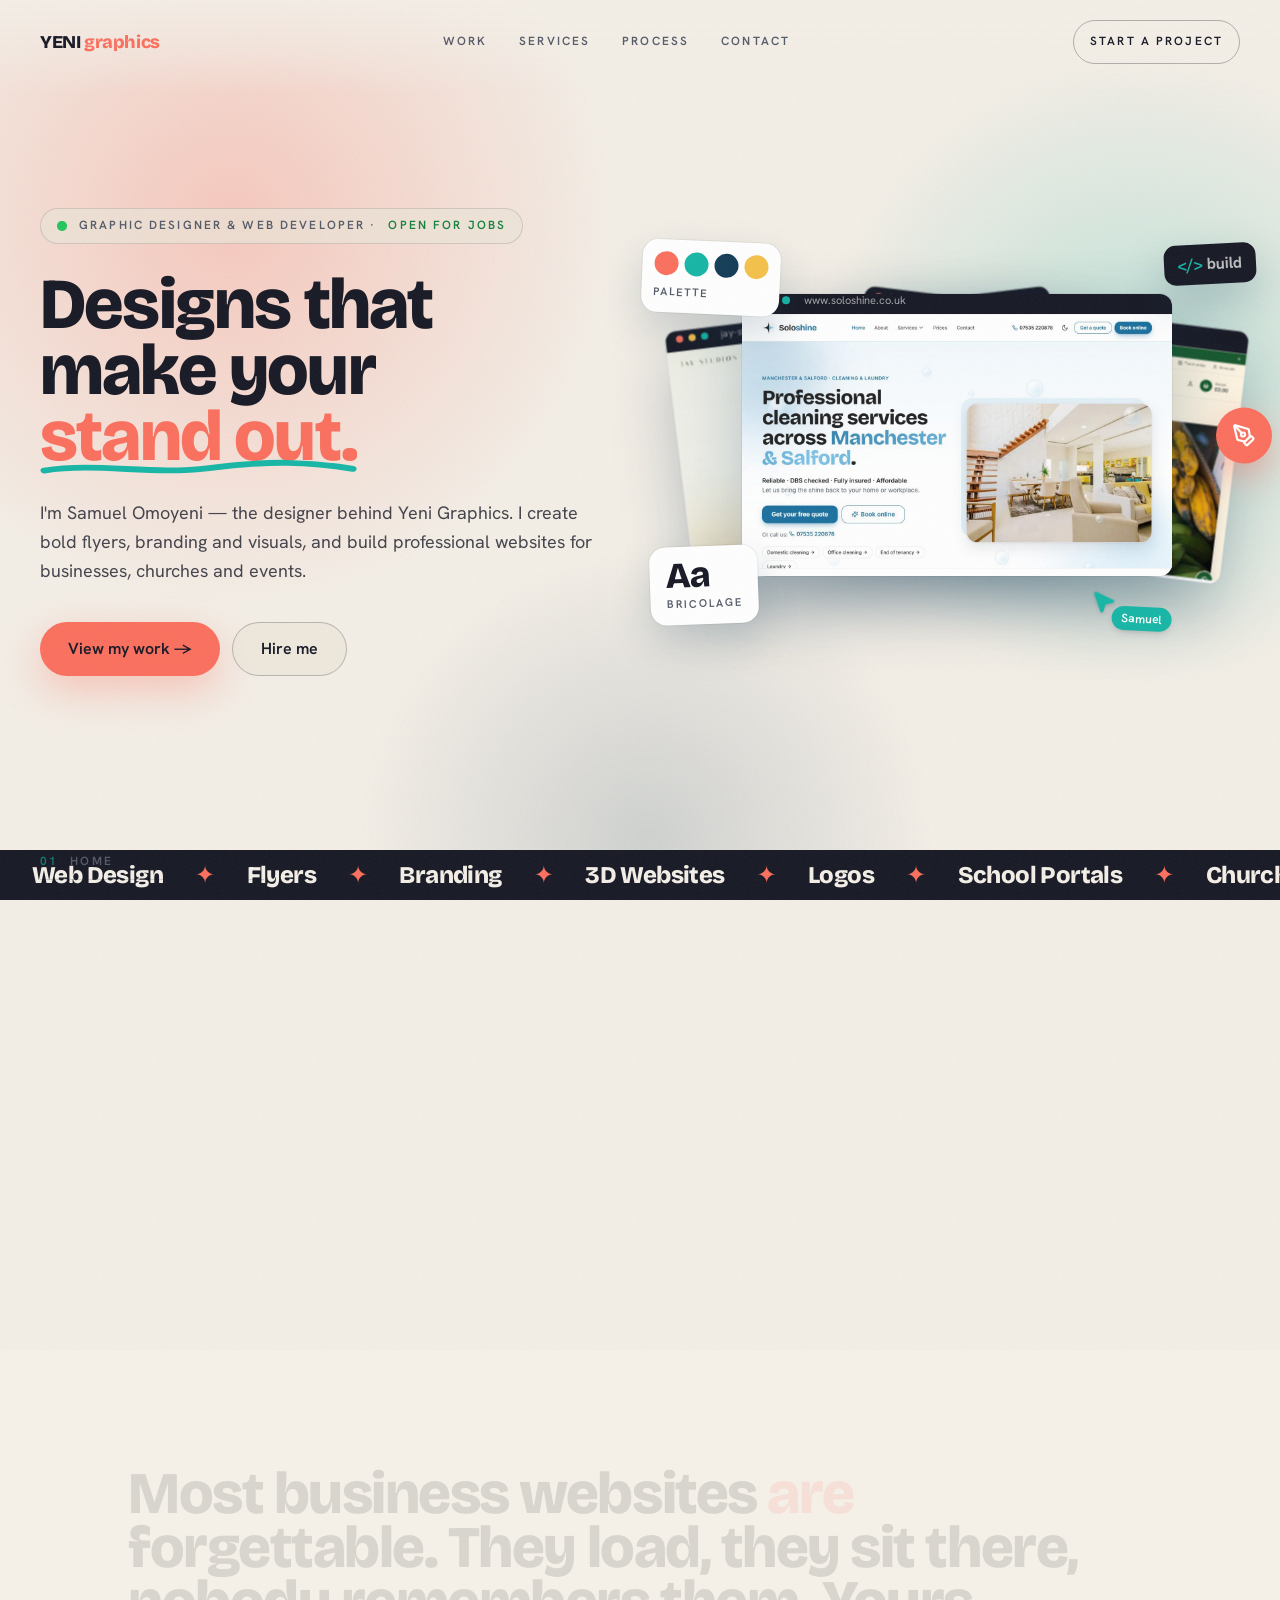
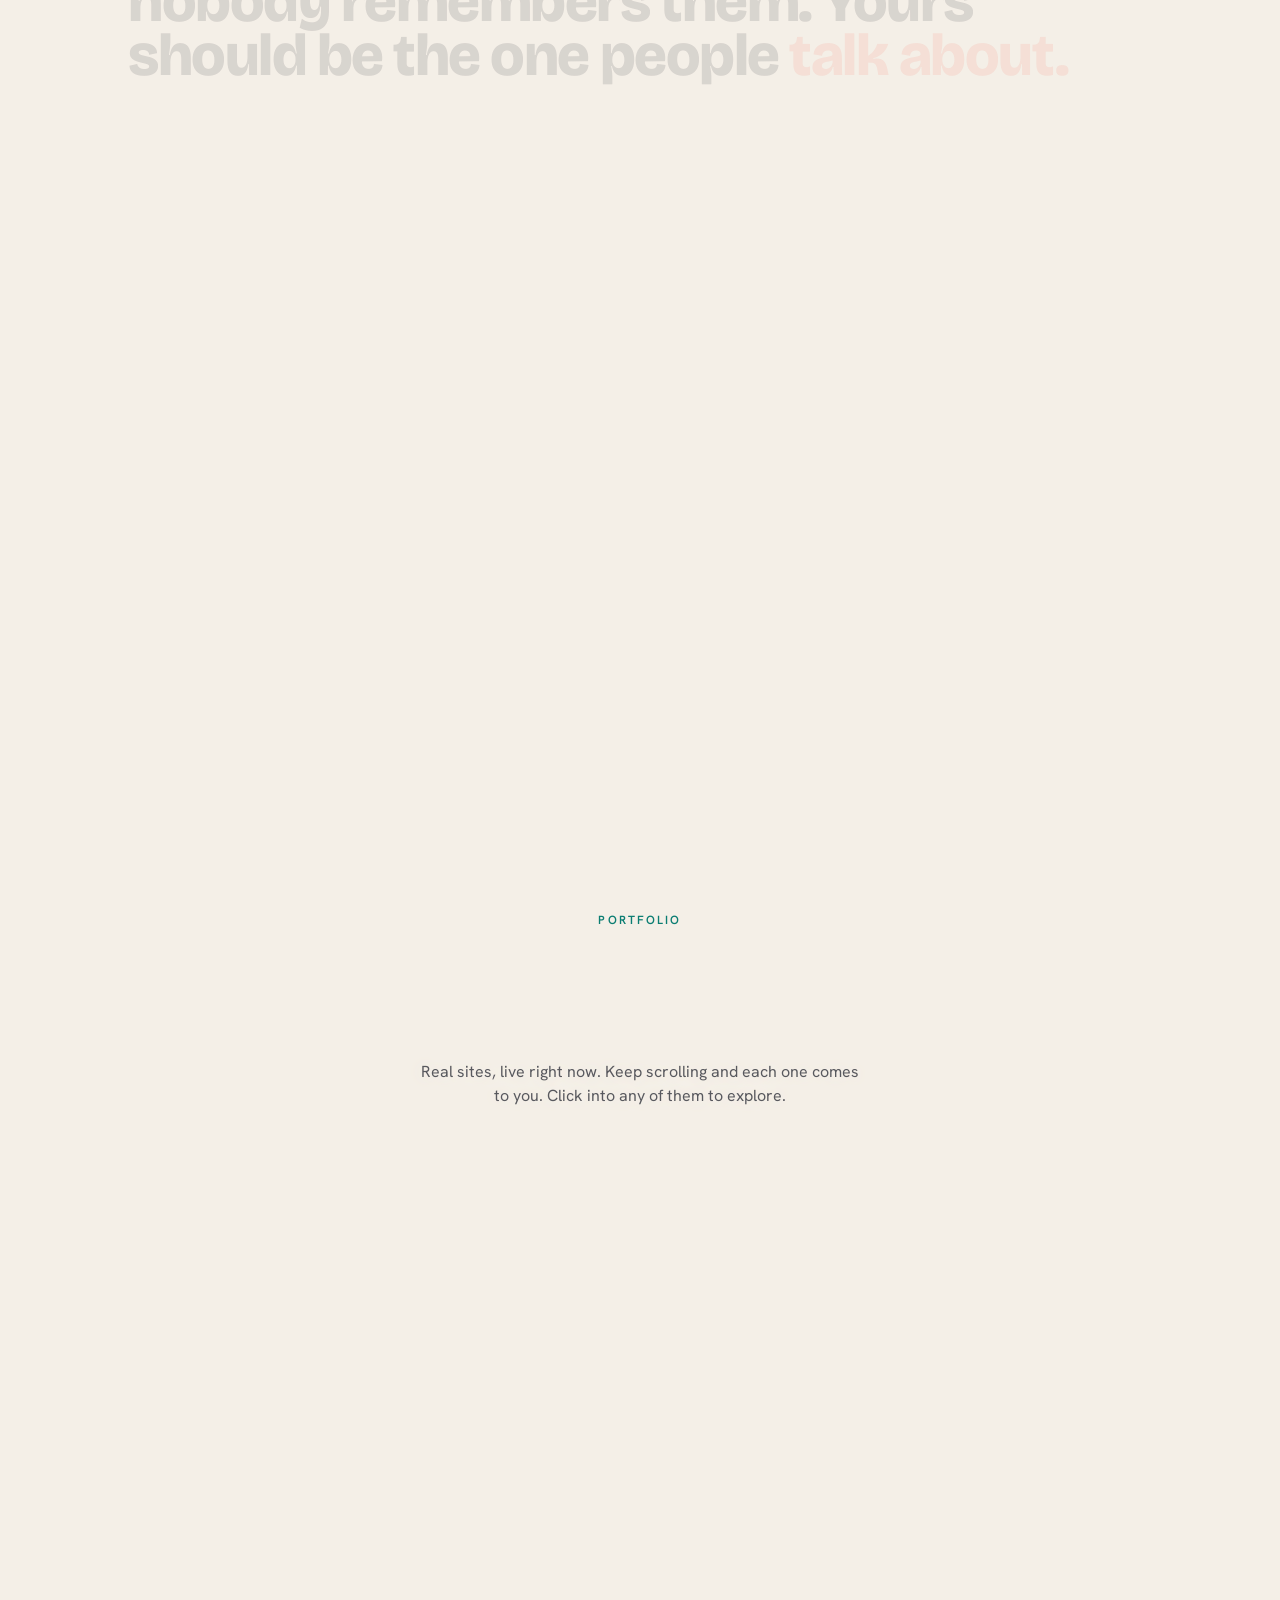
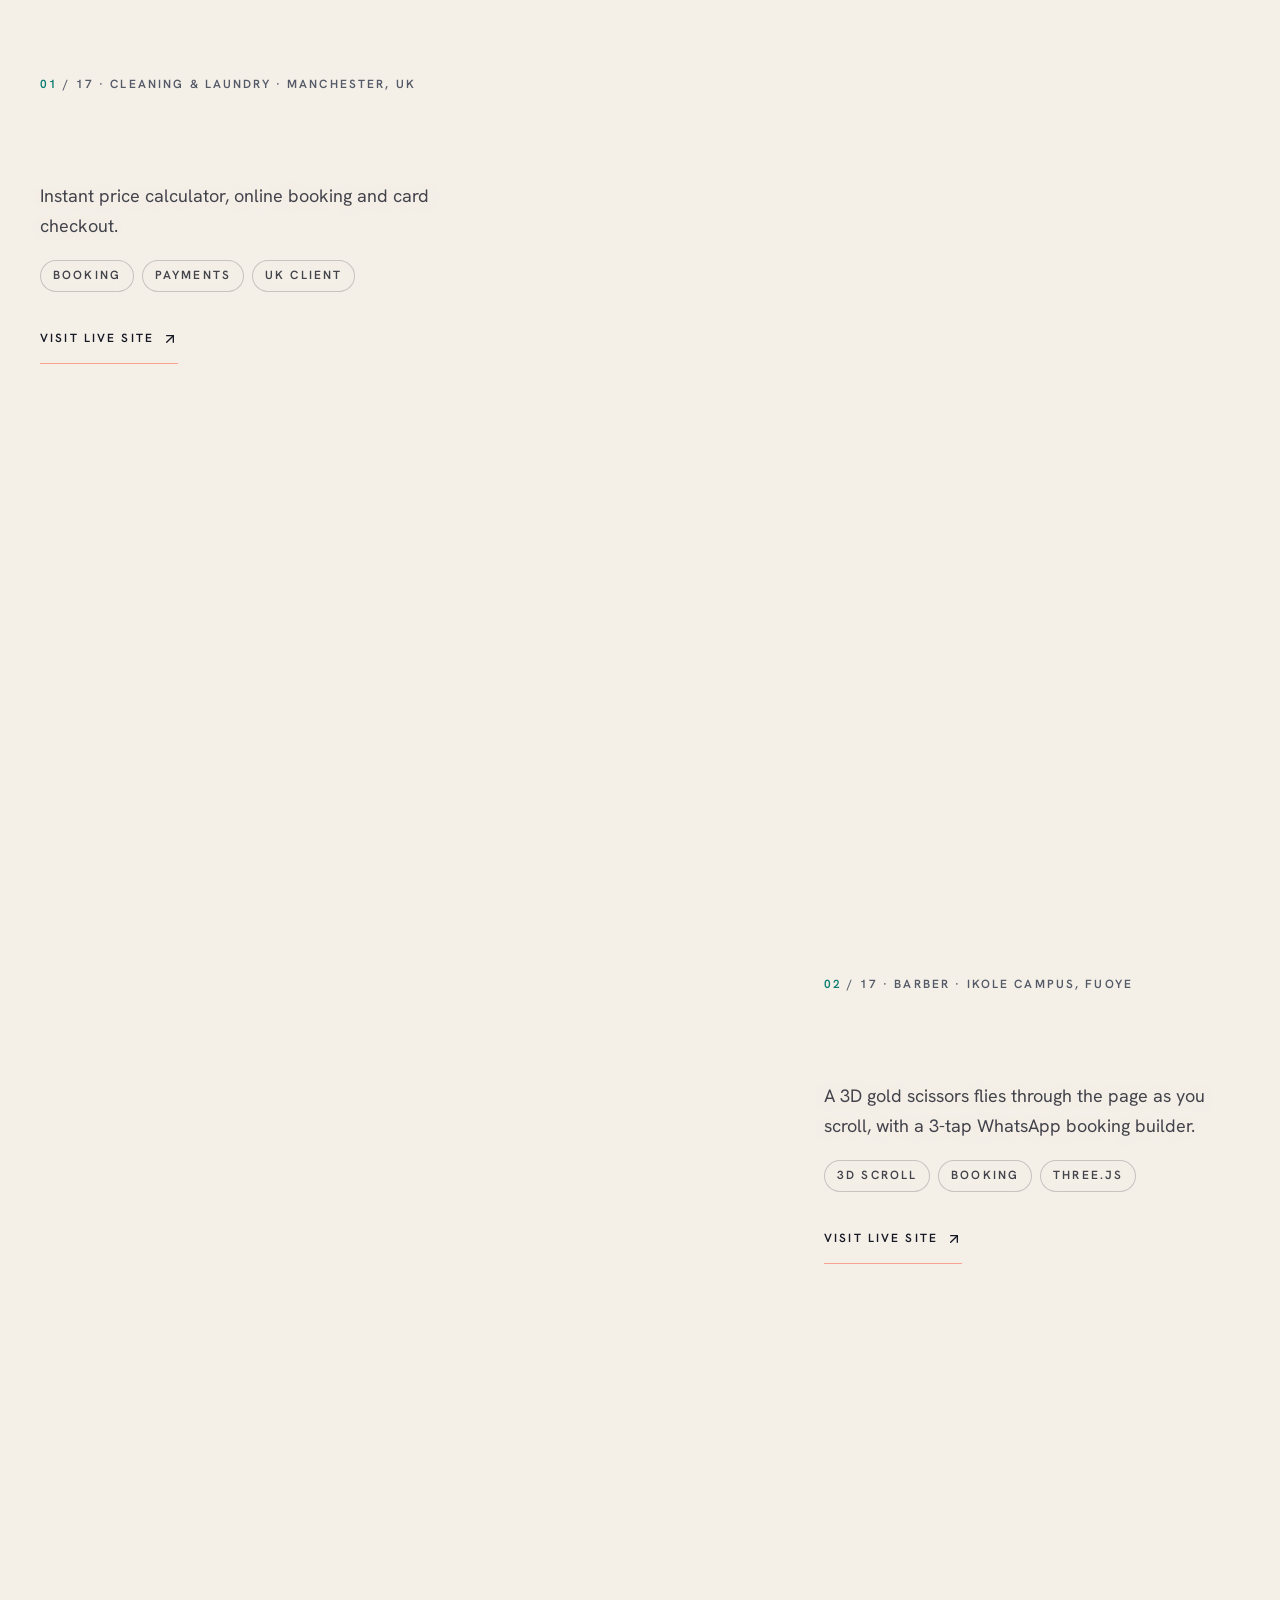
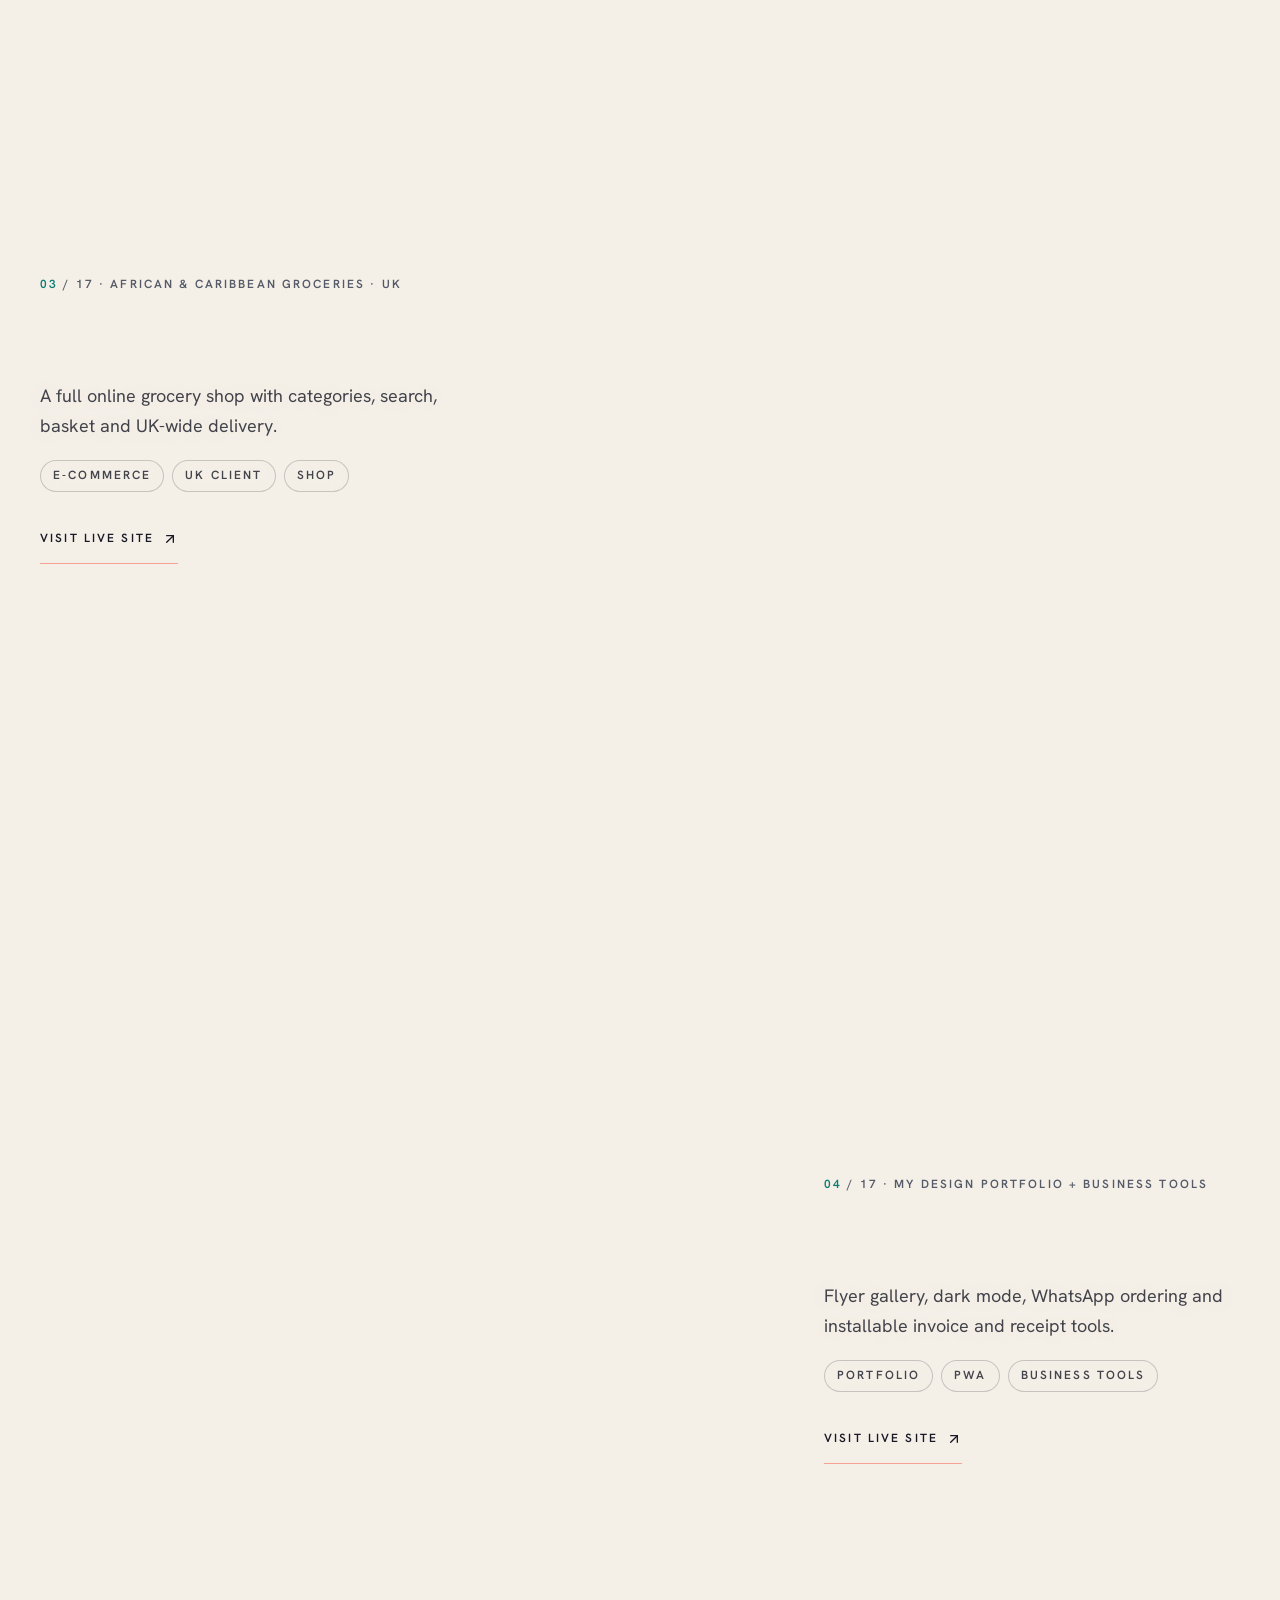
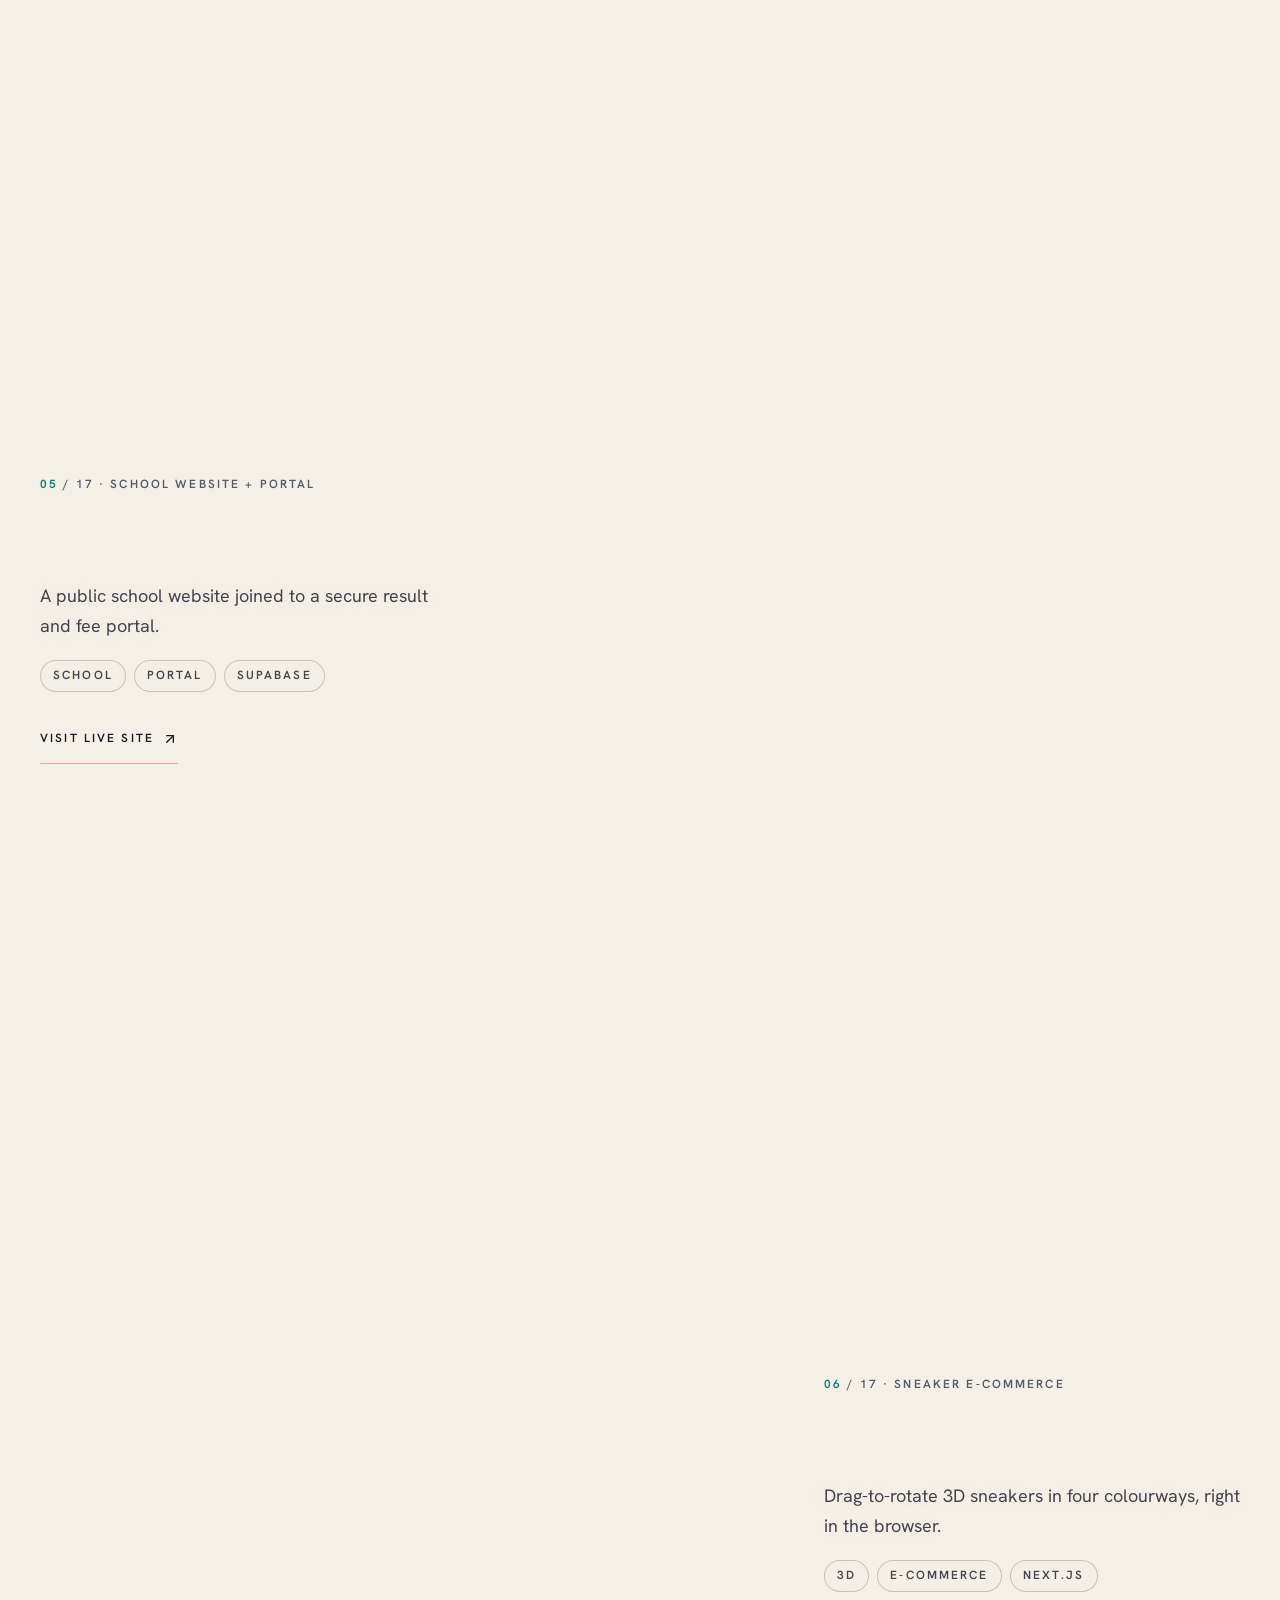
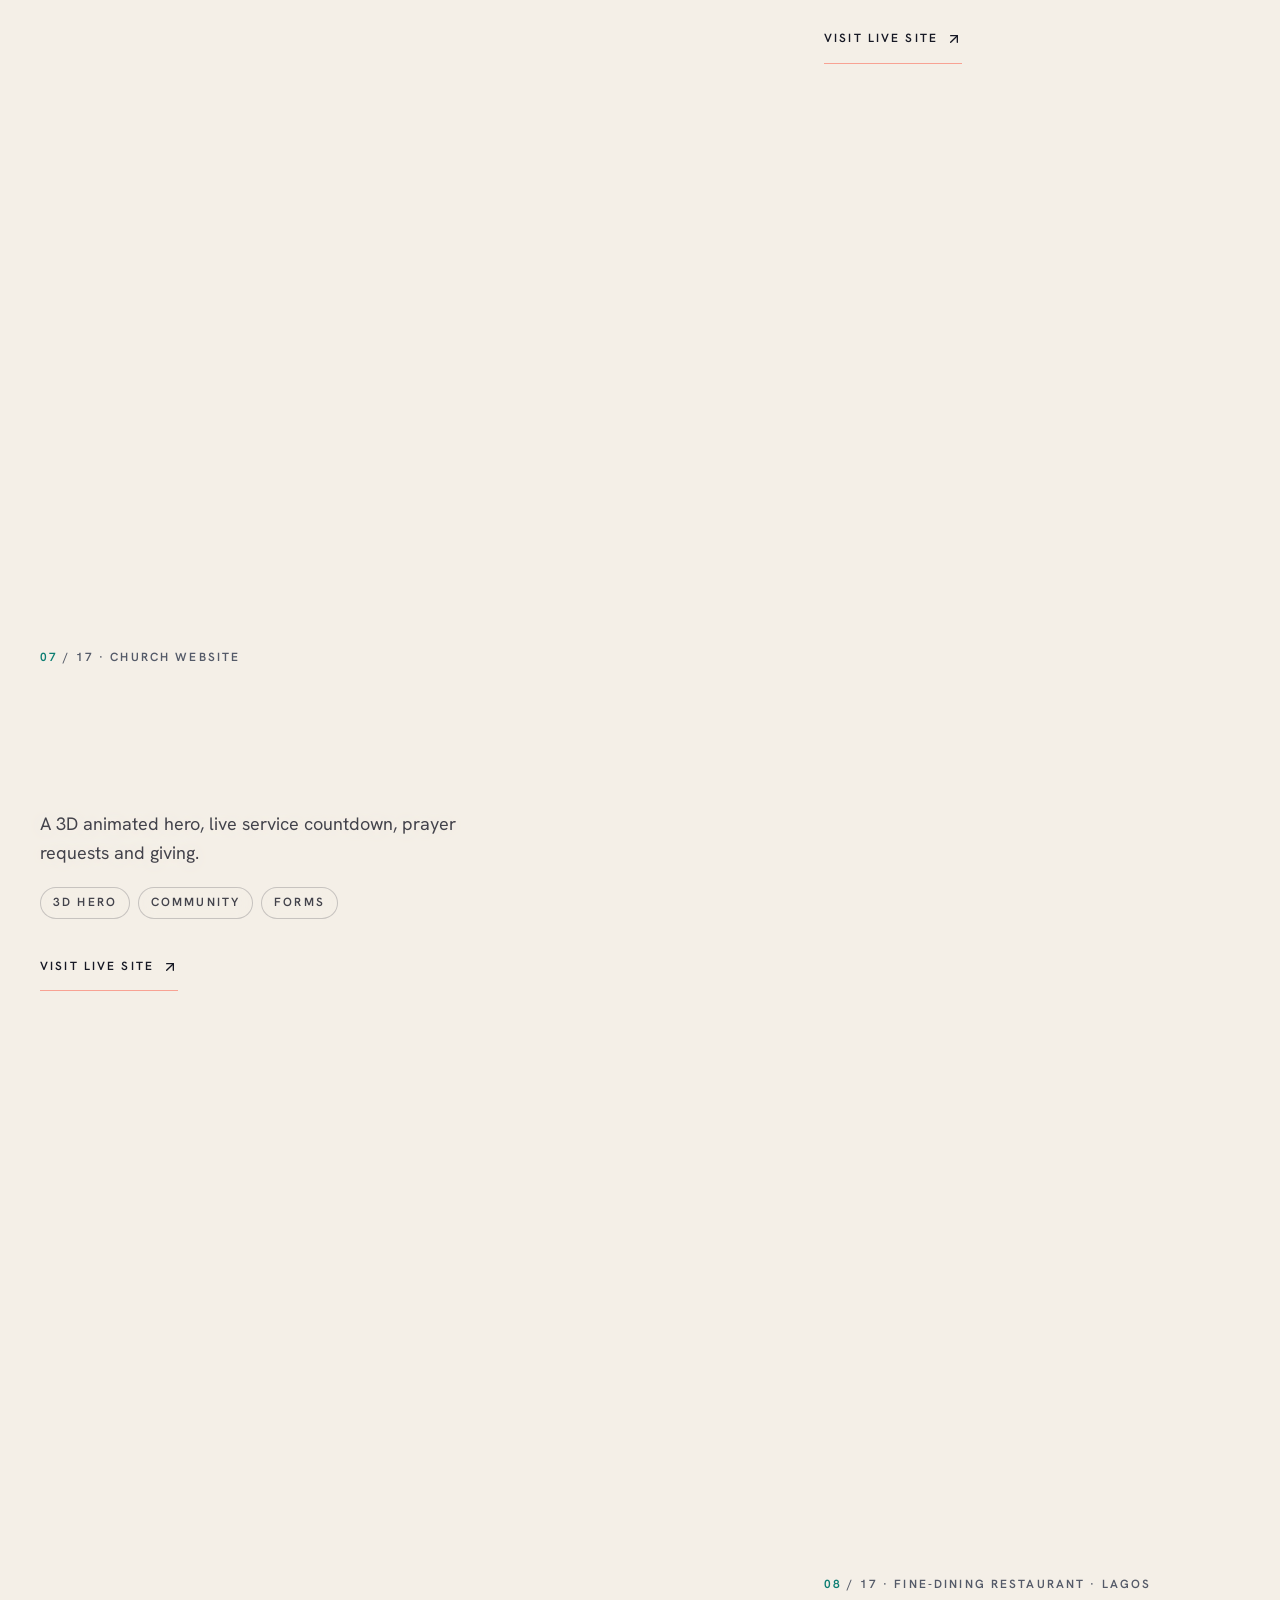
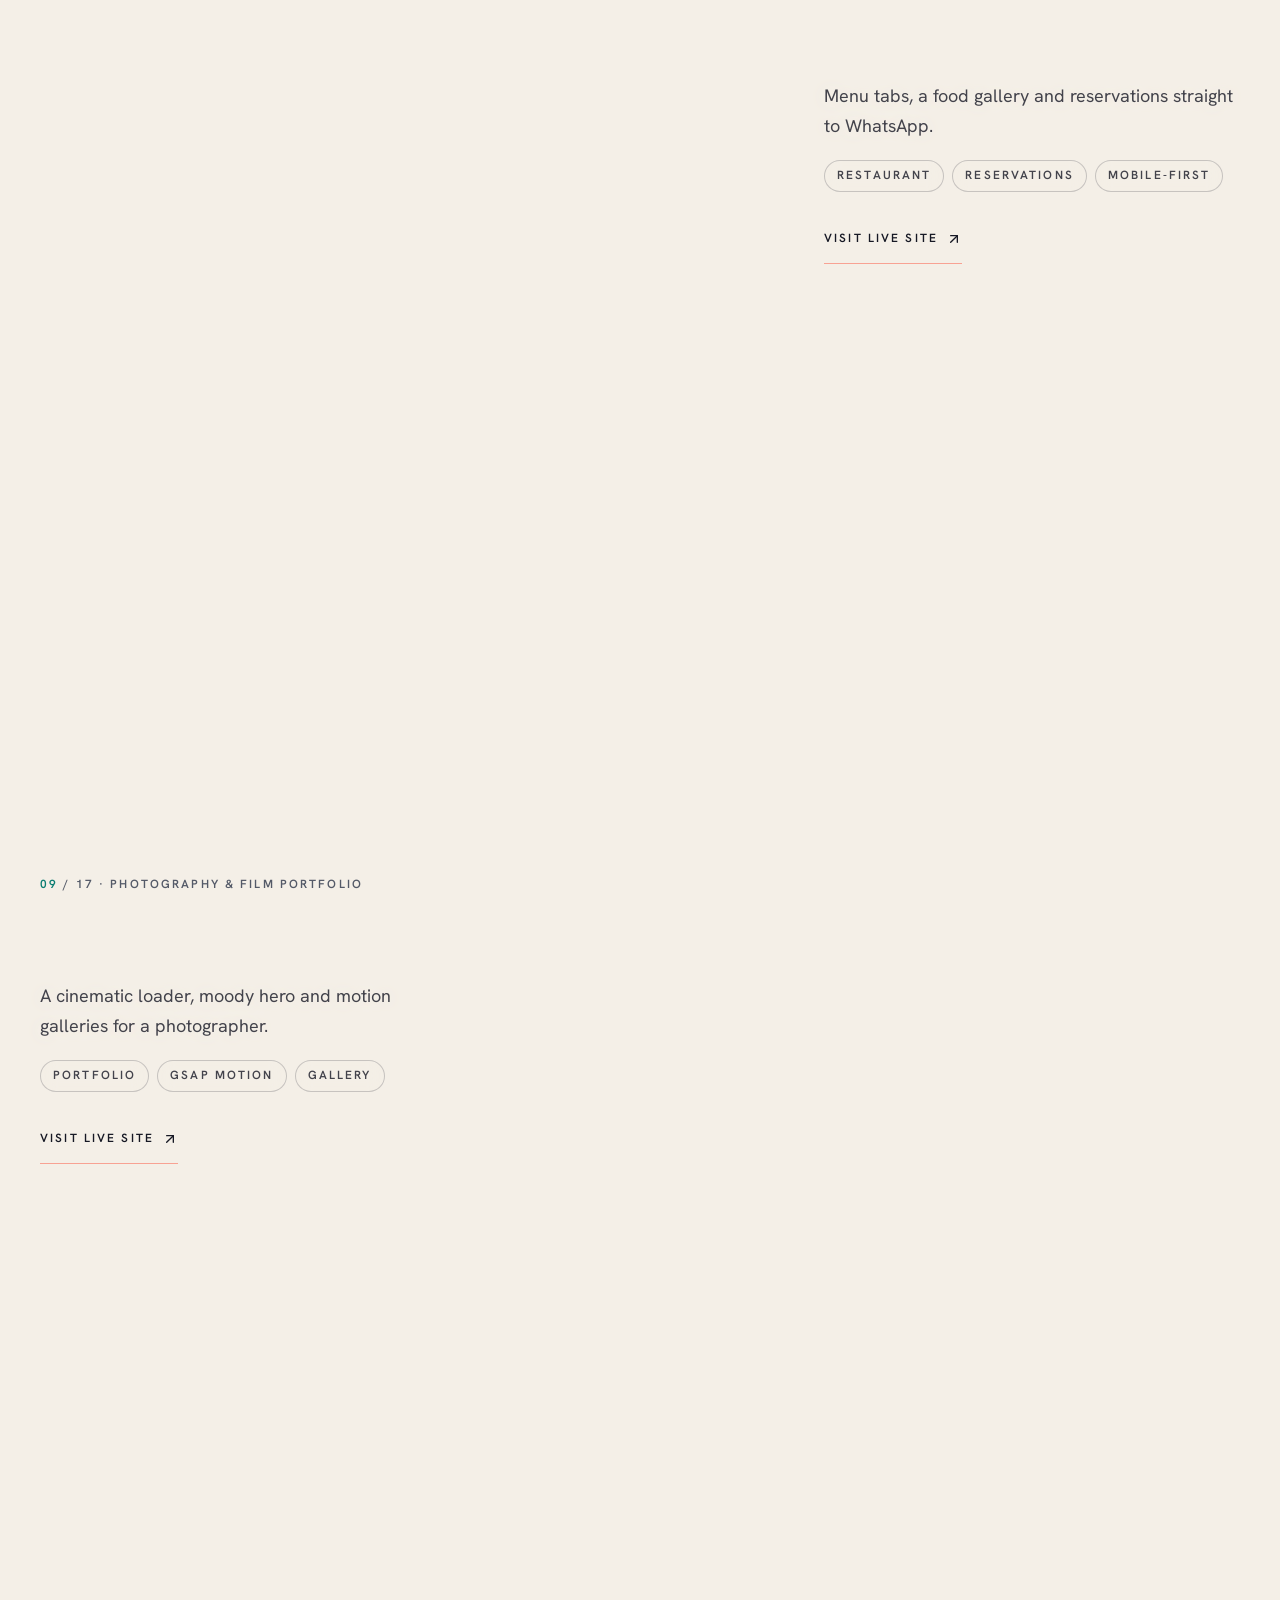
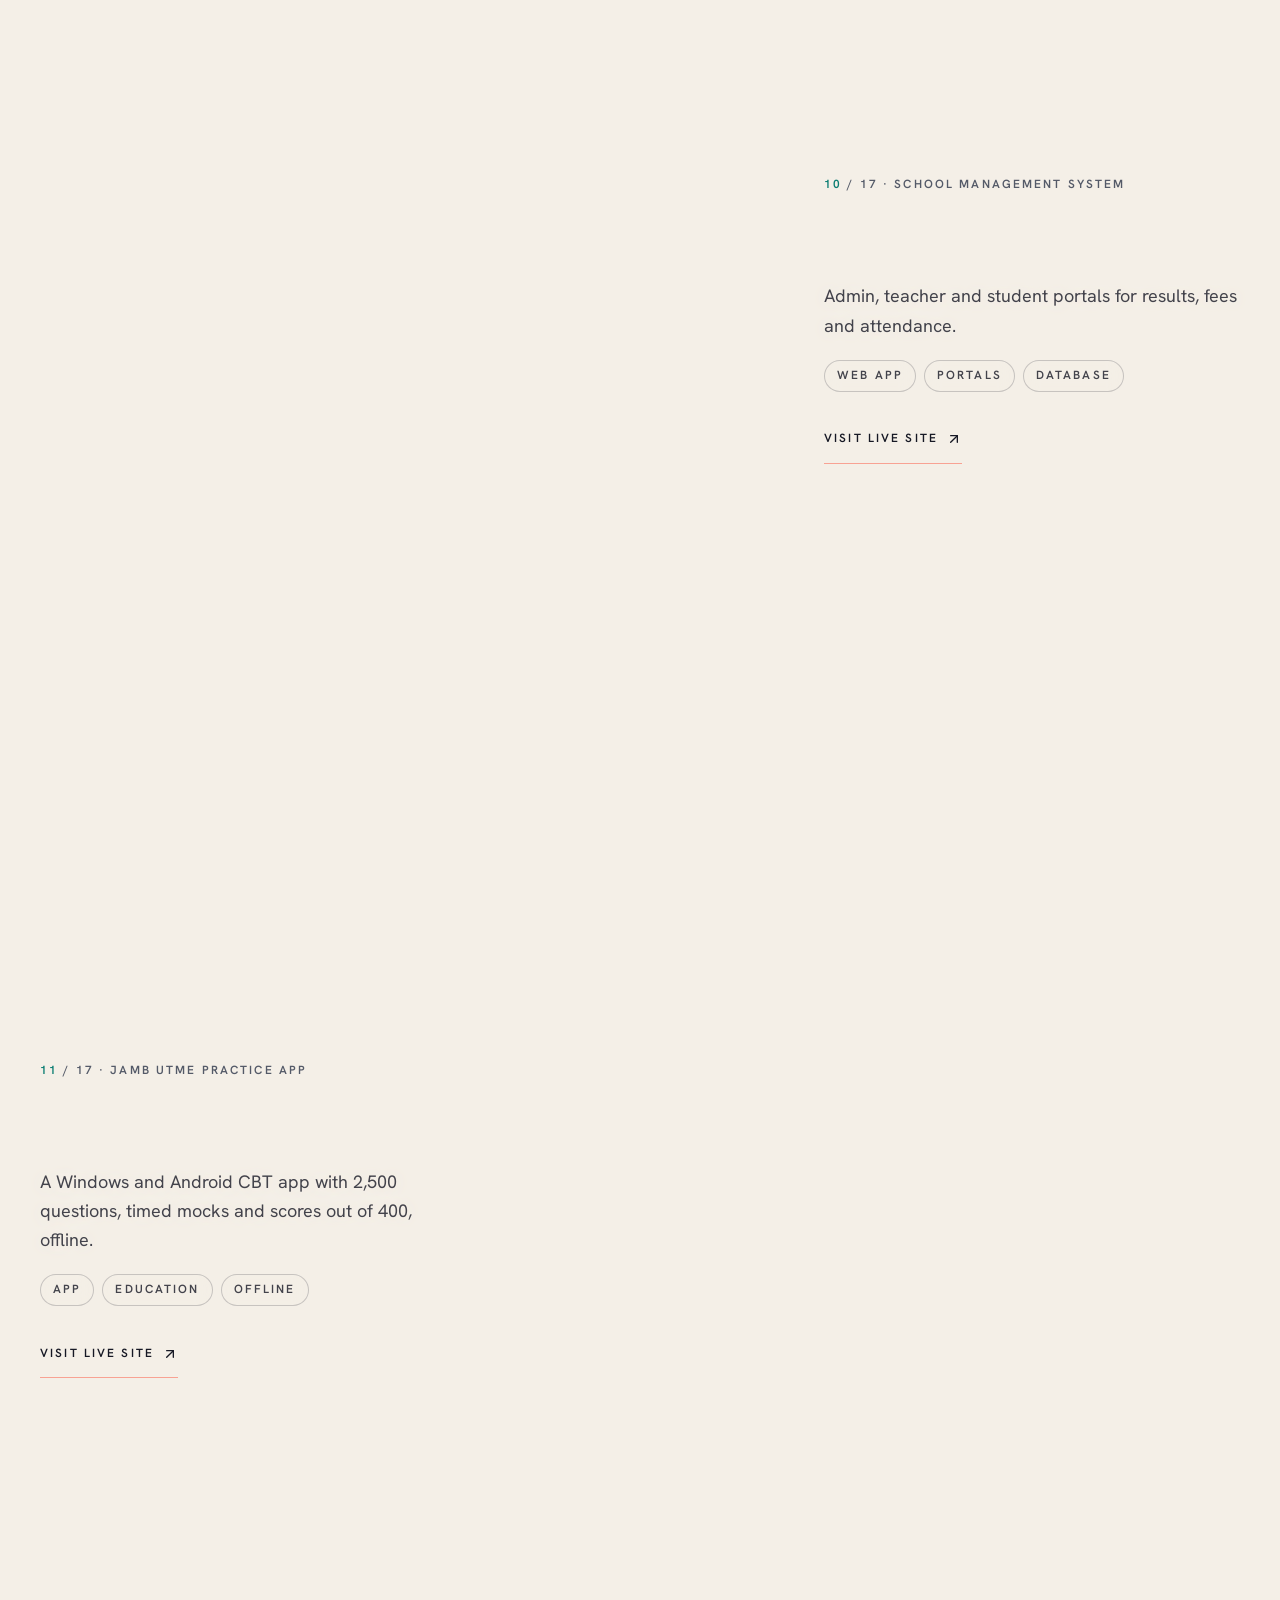
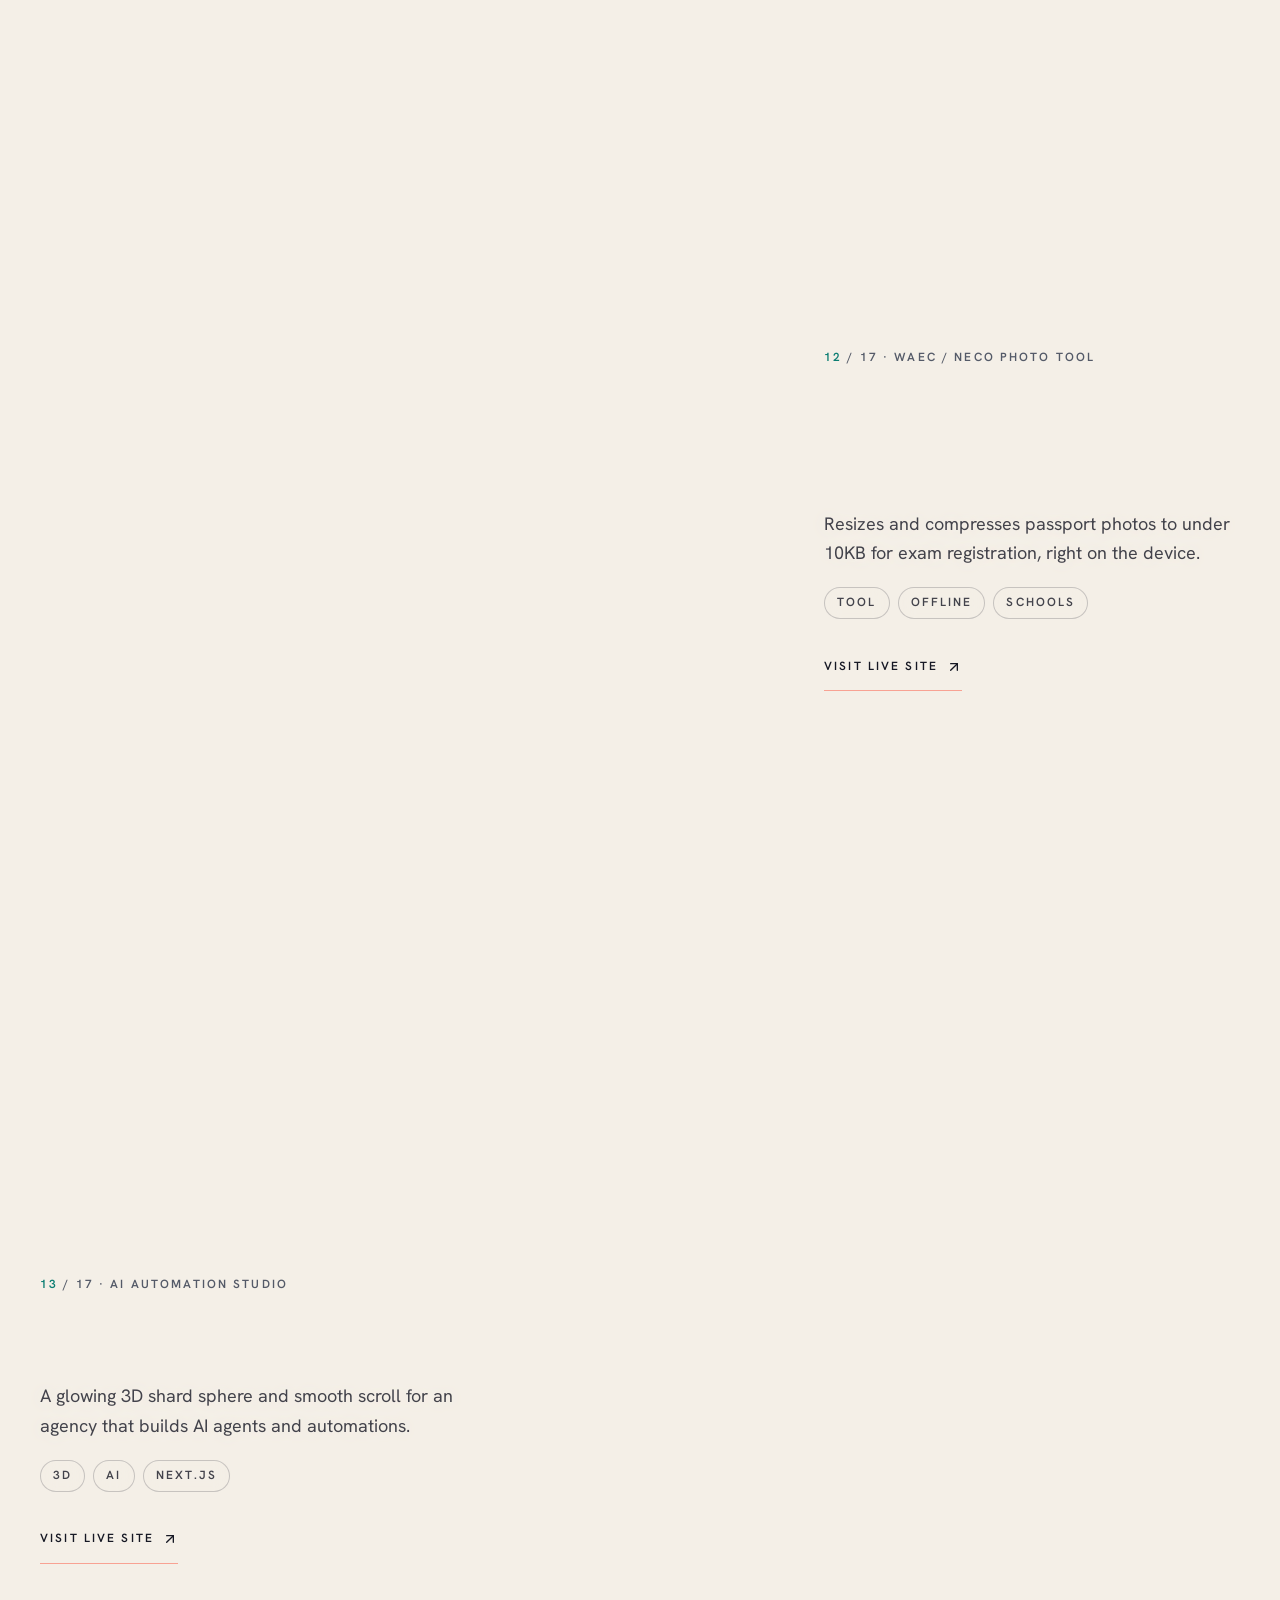
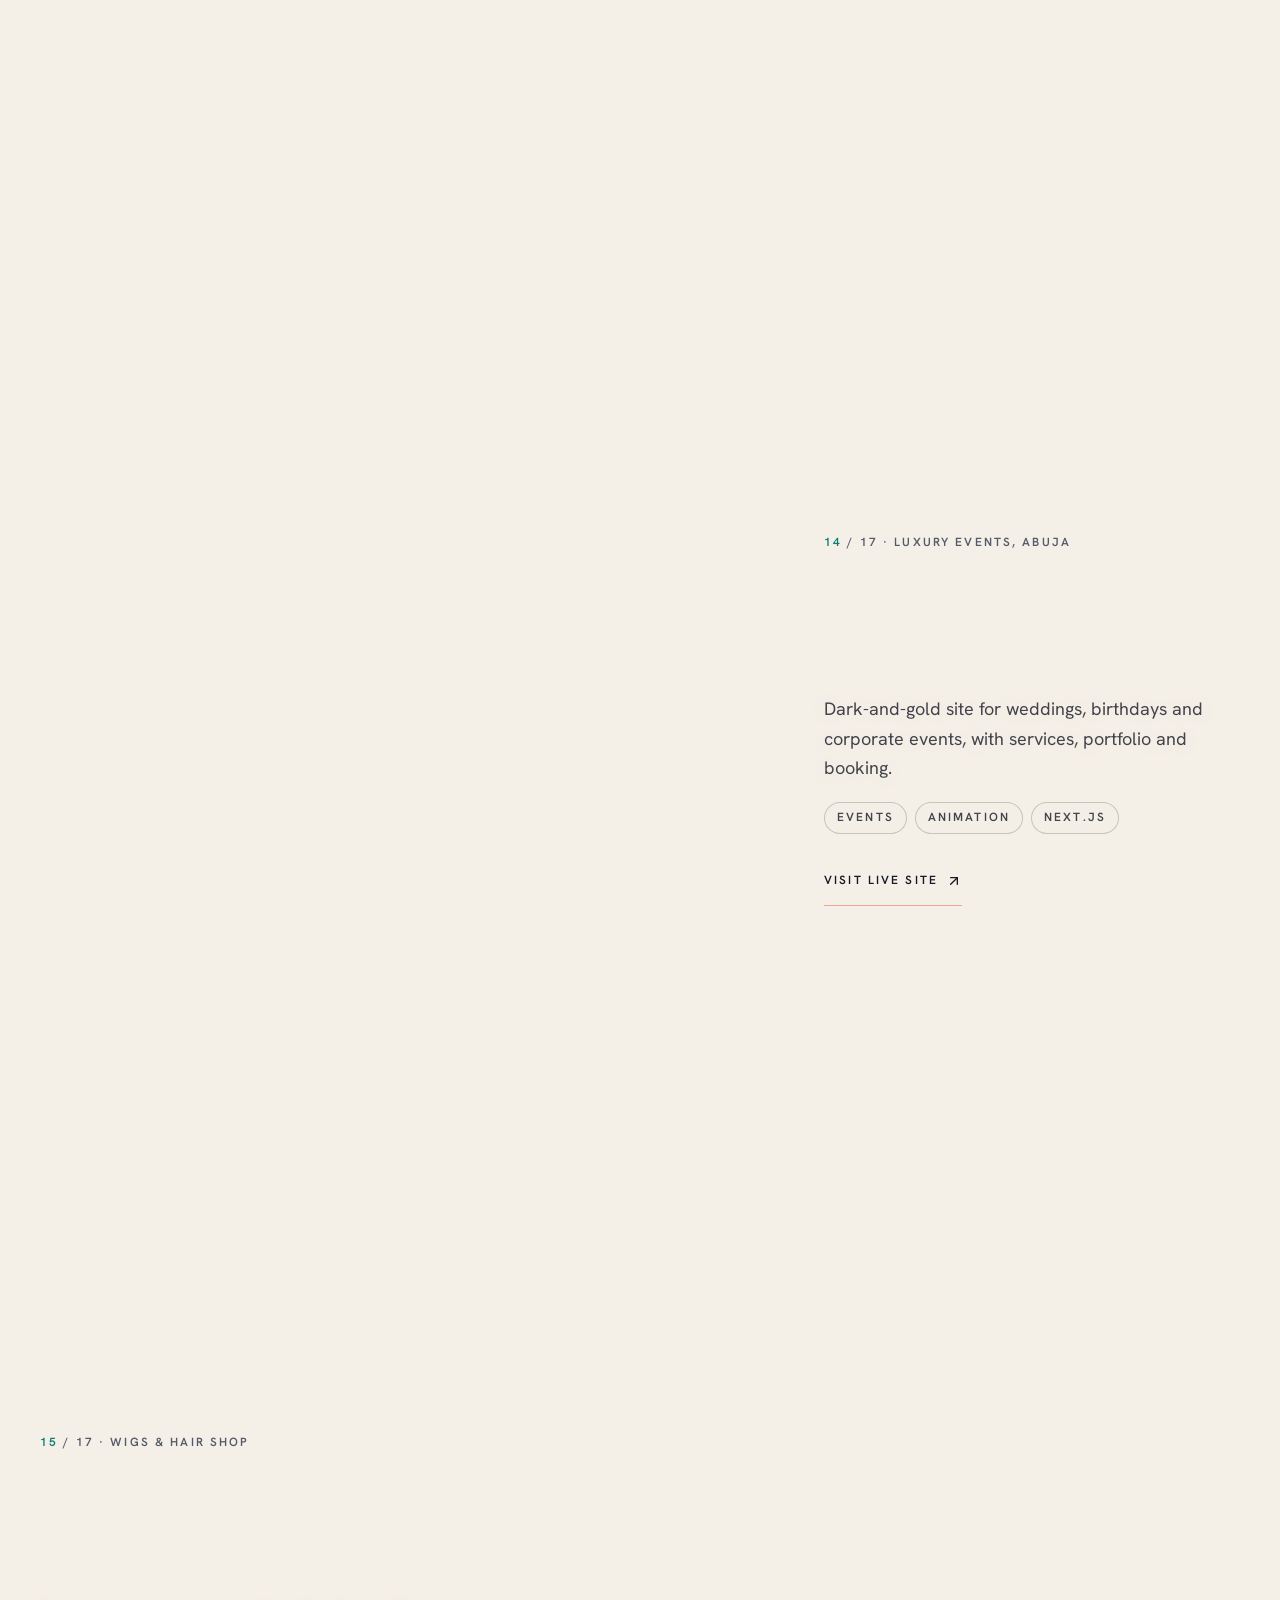
<file: web/index.html>
<!DOCTYPE html><html lang="en"><head><meta charSet="utf-8"/><meta name="viewport" content="width=device-width, initial-scale=1"/><link rel="preload" as="image" href="/web/work/full/soloshine.jpg" fetchPriority="high"/><link rel="stylesheet" href="/web/_next/static/css/ec6f7720d8df651f.css" data-precedence="next"/><link rel="preload" as="script" fetchPriority="low" href="/web/_next/static/chunks/webpack-94f5ab1d1b33e5e5.js"/><script src="/web/_next/static/chunks/fd9d1056-8ef33f5ef9456d1f.js" async=""></script><script src="/web/_next/static/chunks/117-b69529a71a007c58.js" async=""></script><script src="/web/_next/static/chunks/main-app-ee1a27494cce82ab.js" async=""></script><script src="/web/_next/static/chunks/281-bf22fe8633a5f802.js" async=""></script><script src="/web/_next/static/chunks/app/page-6c60723526914e87.js" async=""></script><link rel="preconnect" href="https://fonts.googleapis.com"/><link rel="preconnect" href="https://fonts.gstatic.com" crossorigin=""/><title>Yeni Graphics — 3D &amp; motion websites by Samuel Omoyeni</title><meta name="description" content="Samuel Omoyeni designs and builds premium 3D and motion websites for businesses, schools, churches and brands. Based in Nigeria, working worldwide."/><link rel="icon" href="/web/logo.png"/><link rel="apple-touch-icon" href="/web/logo.png"/><link rel="stylesheet" href="https://fonts.googleapis.com/css2?family=Bricolage+Grotesque:opsz,wght@12..96,300..800&amp;family=Hanken+Grotesk:wght@300..700&amp;display=swap"/><script src="/web/_next/static/chunks/polyfills-42372ed130431b0a.js" noModule=""></script></head><body class="antialiased"><header class="fixed inset-x-0 top-0 z-50 flex items-center justify-between border-b border-line bg-ink/90 px-5 pb-4 pt-5 backdrop-blur-md md:border-0 md:bg-transparent md:bg-gradient-to-b md:from-ink/90 md:via-ink/50 md:to-transparent md:pb-8 md:backdrop-blur-none md:px-10" style="opacity:0;transform:translateY(-20px)"><a href="#top" class="display text-lg tracking-tight text-paper" aria-label="Yeni Graphics, back to top">YENI<span class="serif-accent ml-1 text-amber">graphics</span></a><nav class="hidden items-center gap-8 md:flex" aria-label="Main"><a href="#work" class="label text-paper-dim transition-colors duration-200 hover:text-paper">Work</a><a href="#services" class="label text-paper-dim transition-colors duration-200 hover:text-paper">Services</a><a href="#process" class="label text-paper-dim transition-colors duration-200 hover:text-paper">Process</a><a href="#contact" class="label text-paper-dim transition-colors duration-200 hover:text-paper">Contact</a></nav><a class="label rounded-full border border-paper/30 px-4 py-3 text-paper transition-colors duration-200 hover:border-amber hover:bg-amber hover:text-paper" href="https://wa.me/2348054965524?text=Hi%20Samuel!%20I&#x27;d%20like%20a%20website%20for%20my%20business." target="_blank" rel="noopener noreferrer" style="transform:none">Start a project</a></header><div class="pointer-events-none fixed bottom-5 left-5 z-50 hidden w-56 md:left-10 md:block" style="opacity:0"><div class="label flex items-baseline gap-3 text-paper-dim"><span class="text-amber">01</span><span style="opacity:0;transform:translateY(8px)">Home</span></div><div class="mt-2 h-px w-full bg-line"><div class="h-px origin-left bg-amber" style="transform:scaleX(0)"></div></div></div><div class="grain" aria-hidden="true"></div><main class="relative z-10"><section id="top" data-scene="01" data-title="Home" class="relative flex min-h-[min(100svh,60rem)] items-center md:min-h-[100svh] overflow-x-clip bg-ink px-5 pb-28 pt-28 md:px-10 md:pb-32"><div aria-hidden="true" class="pointer-events-none absolute inset-0 overflow-hidden"><div class="hero-blob left-[-12%] top-[-18%] h-[60vw] w-[60vw]"></div><div class="hero-blob hero-blob--b right-[-14%] top-[6%] h-[50vw] w-[50vw]"></div><div class="hero-blob hero-blob--c bottom-[-25%] left-[28%] h-[45vw] w-[45vw]"></div></div><div class="relative mx-auto grid w-full max-w-7xl items-center gap-14 lg:grid-cols-[1.05fr_1fr] lg:gap-10"><div><div class="" style="opacity:0;transform:translateY(16px)"><p class="label inline-flex items-center gap-2.5 whitespace-nowrap rounded-full border border-line bg-ink-2/70 px-4 py-2 !tracking-[0.12em] text-paper-dim sm:gap-3 sm:!tracking-[0.18em]"><span class="relative flex h-2.5 w-2.5 shrink-0"><span class="absolute inline-flex h-full w-full animate-ping rounded-full bg-[#22c55e] opacity-60"></span><span class="relative inline-flex h-2.5 w-2.5 rounded-full bg-[#22c55e]"></span></span><span class="hidden sm:inline">Graphic Designer &amp; Web Developer ·</span><span class="sm:hidden">Web Designer ·</span><span class="whitespace-nowrap text-[#15803d]">Open for jobs</span></p></div><h1 class="display mt-7 text-[12vw] text-paper sm:text-[9vw] lg:text-[5.6vw]"><span class="" aria-label="Designs that make your"><span aria-hidden="true" class="inline-block overflow-hidden pb-[0.12em] -mb-[0.12em] align-bottom"><span class="inline-block" style="transform:translateY(110%)">Designs<!-- --> </span></span><span aria-hidden="true" class="inline-block overflow-hidden pb-[0.12em] -mb-[0.12em] align-bottom"><span class="inline-block" style="transform:translateY(110%)">that<!-- --> </span></span><span aria-hidden="true" class="inline-block overflow-hidden pb-[0.12em] -mb-[0.12em] align-bottom"><span class="inline-block" style="transform:translateY(110%)">make<!-- --> </span></span><span aria-hidden="true" class="inline-block overflow-hidden pb-[0.12em] -mb-[0.12em] align-bottom"><span class="inline-block" style="transform:translateY(110%)">your</span></span></span> <span class="inline-block overflow-hidden pb-[0.12em] -mb-[0.12em] align-bottom text-[color:var(--teal-deep)]" style="opacity:0;transform:translateY(60%)"><span class="inline-block" style="transform:none">brand</span></span> <span class="serif-accent relative inline-block text-amber"><span class="" aria-label="stand out."><span aria-hidden="true" class="inline-block overflow-hidden pb-[0.12em] -mb-[0.12em] align-bottom"><span class="inline-block" style="transform:translateY(110%)">stand<!-- --> </span></span><span aria-hidden="true" class="inline-block overflow-hidden pb-[0.12em] -mb-[0.12em] align-bottom"><span class="inline-block" style="transform:translateY(110%)">out.</span></span></span><svg aria-hidden="true" viewBox="0 0 300 24" preserveAspectRatio="none" class="pointer-events-none absolute -bottom-[0.12em] left-0 h-[0.28em] w-full overflow-visible"><path d="M4 15 C 55 5, 105 21, 160 12 S 255 4, 296 13" fill="none" stroke="var(--teal)" stroke-width="7" stroke-linecap="round" pathLength="1" stroke-dashoffset="0px" stroke-dasharray="0px 1px"></path></svg></span></h1><div class="" style="opacity:0;transform:translateY(40px)"><p class="mt-7 max-w-xl text-lg leading-relaxed text-paper/80">I&#x27;m Samuel Omoyeni — the designer behind Yeni Graphics. I create bold flyers, branding and visuals, and build professional websites for businesses, churches and events.</p></div><div class="mt-9 flex flex-wrap gap-3" style="opacity:0;transform:translateY(40px)"><a class="inline-flex min-h-12 items-center rounded-full bg-amber px-7 py-3.5 font-semibold text-paper shadow-[0_14px_40px_rgba(251,111,93,0.35)]" href="#work" style="transform:none">View my work →</a><a href="#contact" class="inline-flex min-h-12 items-center rounded-full border border-paper/25 bg-ink-2/60 px-7 py-3.5 font-semibold text-paper transition-colors hover:border-teal hover:text-teal">Hire me</a></div></div><div class="relative mx-auto aspect-[16/11] w-full max-w-xl [perspective:1400px]" style="opacity:1"><div class="absolute inset-0 [transform-style:preserve-3d]" style="transform:none"><a href="https://jay-studios.vercel.app" target="_blank" rel="noopener noreferrer" aria-label="Visit Jay Studios" class="absolute left-[12%] top-[12%] block w-[76%] overflow-hidden rounded-xl bg-white shadow-[0_30px_70px_rgba(18,59,86,0.28)] ring-1 ring-black/5 scale-[0.9]" style="z-index:1;opacity:0;transform:translateX(-22%) translateY(60px) rotate(-7deg) rotateX(18deg)"><div><div class="flex h-7 items-center gap-1.5 bg-[#161824] px-3"><i class="h-2 w-2 rounded-full bg-amber"></i><i class="h-2 w-2 rounded-full bg-[#f4c14a]"></i><i class="h-2 w-2 rounded-full bg-teal"></i><span class="ml-2 truncate text-[11px] text-white/60">jay-studios.vercel.app</span></div><div class="relative aspect-[1280/756] bg-ink-2"><img alt="Jay Studios website" loading="lazy" decoding="async" data-nimg="fill" class="object-cover object-top" style="position:absolute;height:100%;width:100%;left:0;top:0;right:0;bottom:0;color:transparent" src="/web/work/jaystudios.jpg"/></div></div></a><a href="https://www.soloshine.co.uk" target="_blank" rel="noopener noreferrer" aria-label="Visit Soloshine" class="absolute left-[12%] top-[12%] block w-[76%] overflow-hidden rounded-xl bg-white shadow-[0_30px_70px_rgba(18,59,86,0.28)] ring-1 ring-black/5 " style="z-index:3;opacity:0;transform:translateY(60px) rotateX(18deg)"><div><div class="flex h-7 items-center gap-1.5 bg-[#161824] px-3"><i class="h-2 w-2 rounded-full bg-amber"></i><i class="h-2 w-2 rounded-full bg-[#f4c14a]"></i><i class="h-2 w-2 rounded-full bg-teal"></i><span class="ml-2 truncate text-[11px] text-white/60">www.soloshine.co.uk</span></div><div class="relative aspect-[1280/756] bg-ink-2"><img alt="Soloshine website" fetchPriority="high" decoding="async" data-nimg="fill" class="object-cover object-top" style="position:absolute;height:100%;width:100%;left:0;top:0;right:0;bottom:0;color:transparent" src="/web/work/full/soloshine.jpg"/></div></div></a><a href="https://joyfulfood.vercel.app" target="_blank" rel="noopener noreferrer" aria-label="Visit Joyfulfood" class="absolute left-[12%] top-[12%] block w-[76%] overflow-hidden rounded-xl bg-white shadow-[0_30px_70px_rgba(18,59,86,0.28)] ring-1 ring-black/5 scale-[0.9]" style="z-index:1;opacity:0;transform:translateX(22%) translateY(60px) rotate(7deg) rotateX(18deg)"><div><div class="flex h-7 items-center gap-1.5 bg-[#161824] px-3"><i class="h-2 w-2 rounded-full bg-amber"></i><i class="h-2 w-2 rounded-full bg-[#f4c14a]"></i><i class="h-2 w-2 rounded-full bg-teal"></i><span class="ml-2 truncate text-[11px] text-white/60">joyfulfood.vercel.app</span></div><div class="relative aspect-[1280/756] bg-ink-2"><img alt="Joyfulfood website" loading="lazy" decoding="async" data-nimg="fill" class="object-cover object-top" style="position:absolute;height:100%;width:100%;left:0;top:0;right:0;bottom:0;color:transparent" src="/web/work/joyfulfood.jpg"/></div></div></a></div><div class="absolute z-10 -top-10 left-0 sm:-left-8 sm:top-0" style="transform:none"><div style="opacity:0;transform:scale(0.5)"><div><div class="origin-top scale-75 sm:scale-100"><div class="rounded-2xl bg-white p-3 shadow-[0_18px_40px_rgba(18,59,86,0.18)] ring-1 ring-black/5"><div class="flex gap-1.5"><i class="h-5 w-5 rounded-full sm:h-6 sm:w-6 bg-amber"></i><i class="h-5 w-5 rounded-full sm:h-6 sm:w-6 bg-teal"></i><i class="h-5 w-5 rounded-full sm:h-6 sm:w-6 bg-[#123b56]"></i><i class="h-5 w-5 rounded-full sm:h-6 sm:w-6 bg-[#f4c14a]"></i></div><p class="mt-2 text-[11px] font-semibold uppercase tracking-[0.16em] text-paper-dim">Palette</p></div></div></div></div></div><div class="absolute z-10 -top-6 right-0 sm:-right-4 sm:top-1" style="transform:none"><div style="opacity:0;transform:scale(0.5)"><div><div class="origin-top scale-75 sm:scale-100"><div class="rounded-xl bg-[#161824] px-3.5 py-2 font-mono text-sm font-bold text-teal shadow-[0_18px_40px_rgba(18,59,86,0.25)] sm:text-base">&lt;/&gt; <span class="text-white/70">build</span></div></div></div></div></div><div class="absolute z-10 bottom-2 left-0 hidden sm:block sm:-left-6" style="transform:none"><div style="opacity:0;transform:scale(0.5)"><div><div class="origin-top scale-75 sm:scale-100"><div class="rounded-2xl bg-white px-4 py-3 shadow-[0_18px_40px_rgba(18,59,86,0.18)] ring-1 ring-black/5"><p class="display text-4xl leading-none text-paper">Aa</p><p class="mt-1 text-[11px] font-semibold uppercase tracking-[0.16em] text-paper-dim">Bricolage</p></div></div></div></div></div><div class="absolute z-10 -right-3 top-[42%] hidden sm:block sm:-right-8" style="transform:none"><div style="opacity:0;transform:scale(0.5)"><div><div class="origin-top scale-75 sm:scale-100"><div class="grid h-14 w-14 place-items-center rounded-full bg-amber text-white shadow-[0_14px_34px_rgba(251,111,93,0.45)]"><svg xmlns="http://www.w3.org/2000/svg" width="24" height="24" viewBox="0 0 24 24" fill="none" stroke="currentColor" stroke-width="2.2" stroke-linecap="round" stroke-linejoin="round" class="lucide lucide-pen-tool" aria-hidden="true"><path d="M15.707 21.293a1 1 0 0 1-1.414 0l-1.586-1.586a1 1 0 0 1 0-1.414l5.586-5.586a1 1 0 0 1 1.414 0l1.586 1.586a1 1 0 0 1 0 1.414z"></path><path d="m18 13-1.375-6.874a1 1 0 0 0-.746-.776L3.235 2.028a1 1 0 0 0-1.207 1.207L5.35 15.879a1 1 0 0 0 .776.746L13 18"></path><path d="m2.3 2.3 7.286 7.286"></path><circle cx="11" cy="11" r="2"></circle></svg></div></div></div></div></div><div class="absolute z-10 bottom-0 right-[12%] hidden sm:block" style="transform:none"><div style="opacity:0;transform:scale(0.5)"><div><div class="origin-top scale-75 sm:scale-100"><div class="flex items-start"><svg xmlns="http://www.w3.org/2000/svg" width="26" height="26" viewBox="0 0 24 24" fill="none" stroke="currentColor" stroke-width="2" stroke-linecap="round" stroke-linejoin="round" class="lucide lucide-mouse-pointer2 lucide-mouse-pointer-2 fill-teal text-teal drop-shadow" aria-hidden="true"><path d="M4.037 4.688a.495.495 0 0 1 .651-.651l16 6.5a.5.5 0 0 1-.063.947l-6.124 1.58a2 2 0 0 0-1.438 1.435l-1.579 6.126a.5.5 0 0 1-.947.063z"></path></svg><span class="mt-4 -ml-1 rounded-full bg-teal px-2.5 py-1 text-xs font-semibold text-white shadow-md">Samuel</span></div></div></div></div></div></div></div><div aria-hidden="true" class="absolute inset-x-0 bottom-0 overflow-hidden bg-[#161824] py-3.5 text-[#f4efe7]"><div class="marquee-track flex w-max"><div class="flex shrink-0 items-center"><span class="display flex items-center whitespace-nowrap text-lg md:text-2xl"><span class="px-6 md:px-8">Web Design</span><span class="text-amber">✦</span></span><span class="display flex items-center whitespace-nowrap text-lg md:text-2xl"><span class="px-6 md:px-8">Flyers</span><span class="text-amber">✦</span></span><span class="display flex items-center whitespace-nowrap text-lg md:text-2xl"><span class="px-6 md:px-8">Branding</span><span class="text-amber">✦</span></span><span class="display flex items-center whitespace-nowrap text-lg md:text-2xl"><span class="px-6 md:px-8">3D Websites</span><span class="text-amber">✦</span></span><span class="display flex items-center whitespace-nowrap text-lg md:text-2xl"><span class="px-6 md:px-8">Logos</span><span class="text-amber">✦</span></span><span class="display flex items-center whitespace-nowrap text-lg md:text-2xl"><span class="px-6 md:px-8">School Portals</span><span class="text-amber">✦</span></span><span class="display flex items-center whitespace-nowrap text-lg md:text-2xl"><span class="px-6 md:px-8">Church &amp; Event Media</span><span class="text-amber">✦</span></span></div><div class="flex shrink-0 items-center"><span class="display flex items-center whitespace-nowrap text-lg md:text-2xl"><span class="px-6 md:px-8">Web Design</span><span class="text-amber">✦</span></span><span class="display flex items-center whitespace-nowrap text-lg md:text-2xl"><span class="px-6 md:px-8">Flyers</span><span class="text-amber">✦</span></span><span class="display flex items-center whitespace-nowrap text-lg md:text-2xl"><span class="px-6 md:px-8">Branding</span><span class="text-amber">✦</span></span><span class="display flex items-center whitespace-nowrap text-lg md:text-2xl"><span class="px-6 md:px-8">3D Websites</span><span class="text-amber">✦</span></span><span class="display flex items-center whitespace-nowrap text-lg md:text-2xl"><span class="px-6 md:px-8">Logos</span><span class="text-amber">✦</span></span><span class="display flex items-center whitespace-nowrap text-lg md:text-2xl"><span class="px-6 md:px-8">School Portals</span><span class="text-amber">✦</span></span><span class="display flex items-center whitespace-nowrap text-lg md:text-2xl"><span class="px-6 md:px-8">Church &amp; Event Media</span><span class="text-amber">✦</span></span></div></div></div></section><section data-scene="02" data-title="Intro" class="relative flex min-h-[min(100svh,44rem)] items-center px-5 md:min-h-[150vh] md:px-10"><div class="mx-auto max-w-5xl"><p class="display text-[8.5vw] leading-[1.02] text-paper md:text-[4.6vw]"><span style="opacity:0.12">Most<!-- --> </span><span style="opacity:0.12">business<!-- --> </span><span style="opacity:0.12">websites<!-- --> </span><span class="serif-accent text-amber" style="opacity:0.12">are<!-- --> </span><span style="opacity:0.12">forgettable.<!-- --> </span><span style="opacity:0.12">They<!-- --> </span><span style="opacity:0.12">load,<!-- --> </span><span style="opacity:0.12">they<!-- --> </span><span style="opacity:0.12">sit<!-- --> </span><span style="opacity:0.12">there,<!-- --> </span><span style="opacity:0.12">nobody<!-- --> </span><span style="opacity:0.12">remembers<!-- --> </span><span style="opacity:0.12">them.<!-- --> </span><span style="opacity:0.12">Yours<!-- --> </span><span style="opacity:0.12">should<!-- --> </span><span style="opacity:0.12">be<!-- --> </span><span style="opacity:0.12">the<!-- --> </span><span style="opacity:0.12">one<!-- --> </span><span style="opacity:0.12">people<!-- --> </span><span class="serif-accent text-amber" style="opacity:0.12">talk<!-- --> </span><span class="serif-accent text-amber" style="opacity:0.12">about.<!-- --> </span></p></div></section><section data-scene="03" data-title="Work" class="relative flex min-h-[min(80vh,30rem)] flex-col md:min-h-[80vh] items-center justify-center px-5 text-center"><div class="" style="opacity:0;transform:translateY(40px)"><p class="label text-amber">Portfolio</p></div><h2 class="display mt-6 text-[12vw] text-paper md:text-[7vw]"><span class="" aria-label="Selected"><span aria-hidden="true" class="inline-block overflow-hidden pb-[0.12em] -mb-[0.12em] align-bottom"><span class="inline-block" style="transform:translateY(110%)">Selected</span></span></span> <span class="serif-accent text-amber"><span class="" aria-label="work"><span aria-hidden="true" class="inline-block overflow-hidden pb-[0.12em] -mb-[0.12em] align-bottom"><span class="inline-block" style="transform:translateY(110%)">work</span></span></span></span></h2><div class="" style="opacity:0;transform:translateY(40px)"><p class="text-shadow-film mt-6 max-w-md text-paper/70">Real sites, live right now. Keep scrolling and each one comes to you. Click into any of them to explore.</p></div></section><section id="work" data-scene="03" data-title="Work" class="relative"><article class="relative flex px-5 py-10 md:pointer-events-none md:h-[100svh] md:items-center md:px-10 md:py-0 md:justify-start"><div class="pointer-events-auto relative mx-auto w-full max-w-md sm:max-w-2xl md:mx-0 md:max-w-[26rem]"><a href="https://www.soloshine.co.uk" target="_blank" rel="noopener noreferrer" aria-label="Visit Soloshine" class="mb-7 block overflow-hidden rounded-2xl bg-white shadow-[0_24px_60px_rgba(18,59,86,0.22)] ring-1 ring-black/5 md:hidden" style="opacity:0;transform:perspective(900px) translateY(50px) rotate(-2deg) rotateX(14deg)"><div class="flex h-7 items-center gap-1.5 bg-[#161824] px-3"><i class="h-2 w-2 rounded-full bg-amber"></i><i class="h-2 w-2 rounded-full bg-[#f4c14a]"></i><i class="h-2 w-2 rounded-full bg-teal"></i><span class="ml-2 truncate text-[11px] text-white/60">www.soloshine.co.uk</span></div><div class="relative aspect-[1280/800] overflow-hidden bg-ink-2"><img alt="Soloshine website" loading="lazy" decoding="async" data-nimg="fill" class="object-cover object-top" style="position:absolute;height:100%;width:100%;left:0;top:0;right:0;bottom:0;color:transparent" src="/web/work/full/soloshine.jpg"/></div></a><div class="" style="opacity:0;transform:translateY(30px)"><p class="label text-paper-dim"><span class="text-amber">01</span> / <!-- -->17<!-- --> · <!-- -->Cleaning &amp; laundry · Manchester, UK</p></div><h3 class="display mt-4 text-5xl text-paper md:text-6xl"><span class="" aria-label="Soloshine"><span aria-hidden="true" class="inline-block overflow-hidden pb-[0.12em] -mb-[0.12em] align-bottom"><span class="inline-block" style="transform:translateY(110%)">Soloshine</span></span></span></h3><div class="" style="opacity:0;transform:translateY(30px)"><p class="text-shadow-film mt-4 text-lg leading-relaxed text-paper/80">Instant price calculator, online booking and card checkout.</p><ul class="mt-5 flex flex-wrap gap-2" aria-label="Highlights"><li class="label rounded-full border border-paper/20 bg-ink/60 px-3 py-1.5 text-[0.65rem] text-paper/80 backdrop-blur-sm">Booking</li><li class="label rounded-full border border-paper/20 bg-ink/60 px-3 py-1.5 text-[0.65rem] text-paper/80 backdrop-blur-sm">Payments</li><li class="label rounded-full border border-paper/20 bg-ink/60 px-3 py-1.5 text-[0.65rem] text-paper/80 backdrop-blur-sm">UK client</li></ul><a href="https://www.soloshine.co.uk" target="_blank" rel="noopener noreferrer" class="label group mt-7 inline-flex min-h-11 items-center gap-2 border-b border-amber/60 pb-1 text-paper transition-colors hover:text-amber">Visit live site<svg xmlns="http://www.w3.org/2000/svg" width="24" height="24" viewBox="0 0 24 24" fill="none" stroke="currentColor" stroke-width="2" stroke-linecap="round" stroke-linejoin="round" class="lucide lucide-arrow-up-right h-4 w-4 transition-transform duration-300 group-hover:-translate-y-0.5 group-hover:translate-x-0.5" aria-hidden="true"><path d="M7 7h10v10"></path><path d="M7 17 17 7"></path></svg></a></div></div></article><article class="relative flex px-5 py-10 md:pointer-events-none md:h-[100svh] md:items-center md:px-10 md:py-0 md:justify-end"><div class="pointer-events-auto relative mx-auto w-full max-w-md sm:max-w-2xl md:mx-0 md:max-w-[26rem]"><a href="https://jay-studios.vercel.app" target="_blank" rel="noopener noreferrer" aria-label="Visit Jay Studios" class="mb-7 block overflow-hidden rounded-2xl bg-white shadow-[0_24px_60px_rgba(18,59,86,0.22)] ring-1 ring-black/5 md:hidden" style="opacity:0;transform:perspective(900px) translateY(50px) rotate(2deg) rotateX(14deg)"><div class="flex h-7 items-center gap-1.5 bg-[#161824] px-3"><i class="h-2 w-2 rounded-full bg-amber"></i><i class="h-2 w-2 rounded-full bg-[#f4c14a]"></i><i class="h-2 w-2 rounded-full bg-teal"></i><span class="ml-2 truncate text-[11px] text-white/60">jay-studios.vercel.app</span></div><div class="relative aspect-[1280/800] overflow-hidden bg-ink-2"><img alt="Jay Studios website" loading="lazy" decoding="async" data-nimg="fill" class="object-cover object-top" style="position:absolute;height:100%;width:100%;left:0;top:0;right:0;bottom:0;color:transparent" src="/web/work/full/jaystudios.jpg"/></div></a><div class="" style="opacity:0;transform:translateY(30px)"><p class="label text-paper-dim"><span class="text-amber">02</span> / <!-- -->17<!-- --> · <!-- -->Barber · Ikole Campus, FUOYE</p></div><h3 class="display mt-4 text-5xl text-paper md:text-6xl"><span class="" aria-label="Jay Studios"><span aria-hidden="true" class="inline-block overflow-hidden pb-[0.12em] -mb-[0.12em] align-bottom"><span class="inline-block" style="transform:translateY(110%)">Jay<!-- --> </span></span><span aria-hidden="true" class="inline-block overflow-hidden pb-[0.12em] -mb-[0.12em] align-bottom"><span class="inline-block" style="transform:translateY(110%)">Studios</span></span></span></h3><div class="" style="opacity:0;transform:translateY(30px)"><p class="text-shadow-film mt-4 text-lg leading-relaxed text-paper/80">A 3D gold scissors flies through the page as you scroll, with a 3-tap WhatsApp booking builder.</p><ul class="mt-5 flex flex-wrap gap-2" aria-label="Highlights"><li class="label rounded-full border border-paper/20 bg-ink/60 px-3 py-1.5 text-[0.65rem] text-paper/80 backdrop-blur-sm">3D scroll</li><li class="label rounded-full border border-paper/20 bg-ink/60 px-3 py-1.5 text-[0.65rem] text-paper/80 backdrop-blur-sm">Booking</li><li class="label rounded-full border border-paper/20 bg-ink/60 px-3 py-1.5 text-[0.65rem] text-paper/80 backdrop-blur-sm">Three.js</li></ul><a href="https://jay-studios.vercel.app" target="_blank" rel="noopener noreferrer" class="label group mt-7 inline-flex min-h-11 items-center gap-2 border-b border-amber/60 pb-1 text-paper transition-colors hover:text-amber">Visit live site<svg xmlns="http://www.w3.org/2000/svg" width="24" height="24" viewBox="0 0 24 24" fill="none" stroke="currentColor" stroke-width="2" stroke-linecap="round" stroke-linejoin="round" class="lucide lucide-arrow-up-right h-4 w-4 transition-transform duration-300 group-hover:-translate-y-0.5 group-hover:translate-x-0.5" aria-hidden="true"><path d="M7 7h10v10"></path><path d="M7 17 17 7"></path></svg></a></div></div></article><article class="relative flex px-5 py-10 md:pointer-events-none md:h-[100svh] md:items-center md:px-10 md:py-0 md:justify-start"><div class="pointer-events-auto relative mx-auto w-full max-w-md sm:max-w-2xl md:mx-0 md:max-w-[26rem]"><a href="https://joyfulfood.vercel.app" target="_blank" rel="noopener noreferrer" aria-label="Visit Joyfulfood" class="mb-7 block overflow-hidden rounded-2xl bg-white shadow-[0_24px_60px_rgba(18,59,86,0.22)] ring-1 ring-black/5 md:hidden" style="opacity:0;transform:perspective(900px) translateY(50px) rotate(-2deg) rotateX(14deg)"><div class="flex h-7 items-center gap-1.5 bg-[#161824] px-3"><i class="h-2 w-2 rounded-full bg-amber"></i><i class="h-2 w-2 rounded-full bg-[#f4c14a]"></i><i class="h-2 w-2 rounded-full bg-teal"></i><span class="ml-2 truncate text-[11px] text-white/60">joyfulfood.vercel.app</span></div><div class="relative aspect-[1280/800] overflow-hidden bg-ink-2"><img alt="Joyfulfood website" loading="lazy" decoding="async" data-nimg="fill" class="object-cover object-top" style="position:absolute;height:100%;width:100%;left:0;top:0;right:0;bottom:0;color:transparent" src="/web/work/full/joyfulfood.jpg"/></div></a><div class="" style="opacity:0;transform:translateY(30px)"><p class="label text-paper-dim"><span class="text-amber">03</span> / <!-- -->17<!-- --> · <!-- -->African &amp; Caribbean groceries · UK</p></div><h3 class="display mt-4 text-5xl text-paper md:text-6xl"><span class="" aria-label="Joyfulfood"><span aria-hidden="true" class="inline-block overflow-hidden pb-[0.12em] -mb-[0.12em] align-bottom"><span class="inline-block" style="transform:translateY(110%)">Joyfulfood</span></span></span></h3><div class="" style="opacity:0;transform:translateY(30px)"><p class="text-shadow-film mt-4 text-lg leading-relaxed text-paper/80">A full online grocery shop with categories, search, basket and UK-wide delivery.</p><ul class="mt-5 flex flex-wrap gap-2" aria-label="Highlights"><li class="label rounded-full border border-paper/20 bg-ink/60 px-3 py-1.5 text-[0.65rem] text-paper/80 backdrop-blur-sm">E-commerce</li><li class="label rounded-full border border-paper/20 bg-ink/60 px-3 py-1.5 text-[0.65rem] text-paper/80 backdrop-blur-sm">UK client</li><li class="label rounded-full border border-paper/20 bg-ink/60 px-3 py-1.5 text-[0.65rem] text-paper/80 backdrop-blur-sm">Shop</li></ul><a href="https://joyfulfood.vercel.app" target="_blank" rel="noopener noreferrer" class="label group mt-7 inline-flex min-h-11 items-center gap-2 border-b border-amber/60 pb-1 text-paper transition-colors hover:text-amber">Visit live site<svg xmlns="http://www.w3.org/2000/svg" width="24" height="24" viewBox="0 0 24 24" fill="none" stroke="currentColor" stroke-width="2" stroke-linecap="round" stroke-linejoin="round" class="lucide lucide-arrow-up-right h-4 w-4 transition-transform duration-300 group-hover:-translate-y-0.5 group-hover:translate-x-0.5" aria-hidden="true"><path d="M7 7h10v10"></path><path d="M7 17 17 7"></path></svg></a></div></div></article><article class="relative flex px-5 py-10 md:pointer-events-none md:h-[100svh] md:items-center md:px-10 md:py-0 md:justify-end"><div class="pointer-events-auto relative mx-auto w-full max-w-md sm:max-w-2xl md:mx-0 md:max-w-[26rem]"><a href="https://yeni-graphics.vercel.app" target="_blank" rel="noopener noreferrer" aria-label="Visit Yeni Graphics" class="mb-7 block overflow-hidden rounded-2xl bg-white shadow-[0_24px_60px_rgba(18,59,86,0.22)] ring-1 ring-black/5 md:hidden" style="opacity:0;transform:perspective(900px) translateY(50px) rotate(2deg) rotateX(14deg)"><div class="flex h-7 items-center gap-1.5 bg-[#161824] px-3"><i class="h-2 w-2 rounded-full bg-amber"></i><i class="h-2 w-2 rounded-full bg-[#f4c14a]"></i><i class="h-2 w-2 rounded-full bg-teal"></i><span class="ml-2 truncate text-[11px] text-white/60">yeni-graphics.vercel.app</span></div><div class="relative aspect-[1280/800] overflow-hidden bg-ink-2"><img alt="Yeni Graphics website" loading="lazy" decoding="async" data-nimg="fill" class="object-cover object-top" style="position:absolute;height:100%;width:100%;left:0;top:0;right:0;bottom:0;color:transparent" src="/web/work/full/yenigraphics.jpg"/></div></a><div class="" style="opacity:0;transform:translateY(30px)"><p class="label text-paper-dim"><span class="text-amber">04</span> / <!-- -->17<!-- --> · <!-- -->My design portfolio + business tools</p></div><h3 class="display mt-4 text-5xl text-paper md:text-6xl"><span class="" aria-label="Yeni Graphics"><span aria-hidden="true" class="inline-block overflow-hidden pb-[0.12em] -mb-[0.12em] align-bottom"><span class="inline-block" style="transform:translateY(110%)">Yeni<!-- --> </span></span><span aria-hidden="true" class="inline-block overflow-hidden pb-[0.12em] -mb-[0.12em] align-bottom"><span class="inline-block" style="transform:translateY(110%)">Graphics</span></span></span></h3><div class="" style="opacity:0;transform:translateY(30px)"><p class="text-shadow-film mt-4 text-lg leading-relaxed text-paper/80">Flyer gallery, dark mode, WhatsApp ordering and installable invoice and receipt tools.</p><ul class="mt-5 flex flex-wrap gap-2" aria-label="Highlights"><li class="label rounded-full border border-paper/20 bg-ink/60 px-3 py-1.5 text-[0.65rem] text-paper/80 backdrop-blur-sm">Portfolio</li><li class="label rounded-full border border-paper/20 bg-ink/60 px-3 py-1.5 text-[0.65rem] text-paper/80 backdrop-blur-sm">PWA</li><li class="label rounded-full border border-paper/20 bg-ink/60 px-3 py-1.5 text-[0.65rem] text-paper/80 backdrop-blur-sm">Business tools</li></ul><a href="https://yeni-graphics.vercel.app" target="_blank" rel="noopener noreferrer" class="label group mt-7 inline-flex min-h-11 items-center gap-2 border-b border-amber/60 pb-1 text-paper transition-colors hover:text-amber">Visit live site<svg xmlns="http://www.w3.org/2000/svg" width="24" height="24" viewBox="0 0 24 24" fill="none" stroke="currentColor" stroke-width="2" stroke-linecap="round" stroke-linejoin="round" class="lucide lucide-arrow-up-right h-4 w-4 transition-transform duration-300 group-hover:-translate-y-0.5 group-hover:translate-x-0.5" aria-hidden="true"><path d="M7 7h10v10"></path><path d="M7 17 17 7"></path></svg></a></div></div></article><article class="relative flex px-5 py-10 md:pointer-events-none md:h-[100svh] md:items-center md:px-10 md:py-0 md:justify-start"><div class="pointer-events-auto relative mx-auto w-full max-w-md sm:max-w-2xl md:mx-0 md:max-w-[26rem]"><a href="https://great-scholar-school.netlify.app" target="_blank" rel="noopener noreferrer" aria-label="Visit Great Scholar" class="mb-7 block overflow-hidden rounded-2xl bg-white shadow-[0_24px_60px_rgba(18,59,86,0.22)] ring-1 ring-black/5 md:hidden" style="opacity:0;transform:perspective(900px) translateY(50px) rotate(-2deg) rotateX(14deg)"><div class="flex h-7 items-center gap-1.5 bg-[#161824] px-3"><i class="h-2 w-2 rounded-full bg-amber"></i><i class="h-2 w-2 rounded-full bg-[#f4c14a]"></i><i class="h-2 w-2 rounded-full bg-teal"></i><span class="ml-2 truncate text-[11px] text-white/60">great-scholar-school.netlify.app</span></div><div class="relative aspect-[1280/800] overflow-hidden bg-ink-2"><img alt="Great Scholar website" loading="lazy" decoding="async" data-nimg="fill" class="object-cover object-top" style="position:absolute;height:100%;width:100%;left:0;top:0;right:0;bottom:0;color:transparent" src="/web/work/full/greatscholar.jpg"/></div></a><div class="" style="opacity:0;transform:translateY(30px)"><p class="label text-paper-dim"><span class="text-amber">05</span> / <!-- -->17<!-- --> · <!-- -->School website + portal</p></div><h3 class="display mt-4 text-5xl text-paper md:text-6xl"><span class="" aria-label="Great Scholar"><span aria-hidden="true" class="inline-block overflow-hidden pb-[0.12em] -mb-[0.12em] align-bottom"><span class="inline-block" style="transform:translateY(110%)">Great<!-- --> </span></span><span aria-hidden="true" class="inline-block overflow-hidden pb-[0.12em] -mb-[0.12em] align-bottom"><span class="inline-block" style="transform:translateY(110%)">Scholar</span></span></span></h3><div class="" style="opacity:0;transform:translateY(30px)"><p class="text-shadow-film mt-4 text-lg leading-relaxed text-paper/80">A public school website joined to a secure result and fee portal.</p><ul class="mt-5 flex flex-wrap gap-2" aria-label="Highlights"><li class="label rounded-full border border-paper/20 bg-ink/60 px-3 py-1.5 text-[0.65rem] text-paper/80 backdrop-blur-sm">School</li><li class="label rounded-full border border-paper/20 bg-ink/60 px-3 py-1.5 text-[0.65rem] text-paper/80 backdrop-blur-sm">Portal</li><li class="label rounded-full border border-paper/20 bg-ink/60 px-3 py-1.5 text-[0.65rem] text-paper/80 backdrop-blur-sm">Supabase</li></ul><a href="https://great-scholar-school.netlify.app" target="_blank" rel="noopener noreferrer" class="label group mt-7 inline-flex min-h-11 items-center gap-2 border-b border-amber/60 pb-1 text-paper transition-colors hover:text-amber">Visit live site<svg xmlns="http://www.w3.org/2000/svg" width="24" height="24" viewBox="0 0 24 24" fill="none" stroke="currentColor" stroke-width="2" stroke-linecap="round" stroke-linejoin="round" class="lucide lucide-arrow-up-right h-4 w-4 transition-transform duration-300 group-hover:-translate-y-0.5 group-hover:translate-x-0.5" aria-hidden="true"><path d="M7 7h10v10"></path><path d="M7 17 17 7"></path></svg></a></div></div></article><article class="relative flex px-5 py-10 md:pointer-events-none md:h-[100svh] md:items-center md:px-10 md:py-0 md:justify-end"><div class="pointer-events-auto relative mx-auto w-full max-w-md sm:max-w-2xl md:mx-0 md:max-w-[26rem]"><a href="https://vanta-sneakers.vercel.app" target="_blank" rel="noopener noreferrer" aria-label="Visit VANTA" class="mb-7 block overflow-hidden rounded-2xl bg-white shadow-[0_24px_60px_rgba(18,59,86,0.22)] ring-1 ring-black/5 md:hidden" style="opacity:0;transform:perspective(900px) translateY(50px) rotate(2deg) rotateX(14deg)"><div class="flex h-7 items-center gap-1.5 bg-[#161824] px-3"><i class="h-2 w-2 rounded-full bg-amber"></i><i class="h-2 w-2 rounded-full bg-[#f4c14a]"></i><i class="h-2 w-2 rounded-full bg-teal"></i><span class="ml-2 truncate text-[11px] text-white/60">vanta-sneakers.vercel.app</span></div><div class="relative aspect-[1280/800] overflow-hidden bg-ink-2"><img alt="VANTA website" loading="lazy" decoding="async" data-nimg="fill" class="object-cover object-top" style="position:absolute;height:100%;width:100%;left:0;top:0;right:0;bottom:0;color:transparent" src="/web/work/full/vanta.jpg"/></div></a><div class="" style="opacity:0;transform:translateY(30px)"><p class="label text-paper-dim"><span class="text-amber">06</span> / <!-- -->17<!-- --> · <!-- -->Sneaker e-commerce</p></div><h3 class="display mt-4 text-5xl text-paper md:text-6xl"><span class="" aria-label="VANTA"><span aria-hidden="true" class="inline-block overflow-hidden pb-[0.12em] -mb-[0.12em] align-bottom"><span class="inline-block" style="transform:translateY(110%)">VANTA</span></span></span></h3><div class="" style="opacity:0;transform:translateY(30px)"><p class="text-shadow-film mt-4 text-lg leading-relaxed text-paper/80">Drag-to-rotate 3D sneakers in four colourways, right in the browser.</p><ul class="mt-5 flex flex-wrap gap-2" aria-label="Highlights"><li class="label rounded-full border border-paper/20 bg-ink/60 px-3 py-1.5 text-[0.65rem] text-paper/80 backdrop-blur-sm">3D</li><li class="label rounded-full border border-paper/20 bg-ink/60 px-3 py-1.5 text-[0.65rem] text-paper/80 backdrop-blur-sm">E-commerce</li><li class="label rounded-full border border-paper/20 bg-ink/60 px-3 py-1.5 text-[0.65rem] text-paper/80 backdrop-blur-sm">Next.js</li></ul><a href="https://vanta-sneakers.vercel.app" target="_blank" rel="noopener noreferrer" class="label group mt-7 inline-flex min-h-11 items-center gap-2 border-b border-amber/60 pb-1 text-paper transition-colors hover:text-amber">Visit live site<svg xmlns="http://www.w3.org/2000/svg" width="24" height="24" viewBox="0 0 24 24" fill="none" stroke="currentColor" stroke-width="2" stroke-linecap="round" stroke-linejoin="round" class="lucide lucide-arrow-up-right h-4 w-4 transition-transform duration-300 group-hover:-translate-y-0.5 group-hover:translate-x-0.5" aria-hidden="true"><path d="M7 7h10v10"></path><path d="M7 17 17 7"></path></svg></a></div></div></article><article class="relative flex px-5 py-10 md:pointer-events-none md:h-[100svh] md:items-center md:px-10 md:py-0 md:justify-start"><div class="pointer-events-auto relative mx-auto w-full max-w-md sm:max-w-2xl md:mx-0 md:max-w-[26rem]"><a href="https://cac-ona-iye-asin.vercel.app" target="_blank" rel="noopener noreferrer" aria-label="Visit CAC Ona Iye Asin" class="mb-7 block overflow-hidden rounded-2xl bg-white shadow-[0_24px_60px_rgba(18,59,86,0.22)] ring-1 ring-black/5 md:hidden" style="opacity:0;transform:perspective(900px) translateY(50px) rotate(-2deg) rotateX(14deg)"><div class="flex h-7 items-center gap-1.5 bg-[#161824] px-3"><i class="h-2 w-2 rounded-full bg-amber"></i><i class="h-2 w-2 rounded-full bg-[#f4c14a]"></i><i class="h-2 w-2 rounded-full bg-teal"></i><span class="ml-2 truncate text-[11px] text-white/60">cac-ona-iye-asin.vercel.app</span></div><div class="relative aspect-[1280/800] overflow-hidden bg-ink-2"><img alt="CAC Ona Iye Asin website" loading="lazy" decoding="async" data-nimg="fill" class="object-cover object-top" style="position:absolute;height:100%;width:100%;left:0;top:0;right:0;bottom:0;color:transparent" src="/web/work/full/cac.jpg"/></div></a><div class="" style="opacity:0;transform:translateY(30px)"><p class="label text-paper-dim"><span class="text-amber">07</span> / <!-- -->17<!-- --> · <!-- -->Church website</p></div><h3 class="display mt-4 text-5xl text-paper md:text-6xl"><span class="" aria-label="CAC Ona Iye Asin"><span aria-hidden="true" class="inline-block overflow-hidden pb-[0.12em] -mb-[0.12em] align-bottom"><span class="inline-block" style="transform:translateY(110%)">CAC<!-- --> </span></span><span aria-hidden="true" class="inline-block overflow-hidden pb-[0.12em] -mb-[0.12em] align-bottom"><span class="inline-block" style="transform:translateY(110%)">Ona<!-- --> </span></span><span aria-hidden="true" class="inline-block overflow-hidden pb-[0.12em] -mb-[0.12em] align-bottom"><span class="inline-block" style="transform:translateY(110%)">Iye<!-- --> </span></span><span aria-hidden="true" class="inline-block overflow-hidden pb-[0.12em] -mb-[0.12em] align-bottom"><span class="inline-block" style="transform:translateY(110%)">Asin</span></span></span></h3><div class="" style="opacity:0;transform:translateY(30px)"><p class="text-shadow-film mt-4 text-lg leading-relaxed text-paper/80">A 3D animated hero, live service countdown, prayer requests and giving.</p><ul class="mt-5 flex flex-wrap gap-2" aria-label="Highlights"><li class="label rounded-full border border-paper/20 bg-ink/60 px-3 py-1.5 text-[0.65rem] text-paper/80 backdrop-blur-sm">3D hero</li><li class="label rounded-full border border-paper/20 bg-ink/60 px-3 py-1.5 text-[0.65rem] text-paper/80 backdrop-blur-sm">Community</li><li class="label rounded-full border border-paper/20 bg-ink/60 px-3 py-1.5 text-[0.65rem] text-paper/80 backdrop-blur-sm">Forms</li></ul><a href="https://cac-ona-iye-asin.vercel.app" target="_blank" rel="noopener noreferrer" class="label group mt-7 inline-flex min-h-11 items-center gap-2 border-b border-amber/60 pb-1 text-paper transition-colors hover:text-amber">Visit live site<svg xmlns="http://www.w3.org/2000/svg" width="24" height="24" viewBox="0 0 24 24" fill="none" stroke="currentColor" stroke-width="2" stroke-linecap="round" stroke-linejoin="round" class="lucide lucide-arrow-up-right h-4 w-4 transition-transform duration-300 group-hover:-translate-y-0.5 group-hover:translate-x-0.5" aria-hidden="true"><path d="M7 7h10v10"></path><path d="M7 17 17 7"></path></svg></a></div></div></article><article class="relative flex px-5 py-10 md:pointer-events-none md:h-[100svh] md:items-center md:px-10 md:py-0 md:justify-end"><div class="pointer-events-auto relative mx-auto w-full max-w-md sm:max-w-2xl md:mx-0 md:max-w-[26rem]"><a href="https://flavour-house-steel.vercel.app" target="_blank" rel="noopener noreferrer" aria-label="Visit FlavourHouse" class="mb-7 block overflow-hidden rounded-2xl bg-white shadow-[0_24px_60px_rgba(18,59,86,0.22)] ring-1 ring-black/5 md:hidden" style="opacity:0;transform:perspective(900px) translateY(50px) rotate(2deg) rotateX(14deg)"><div class="flex h-7 items-center gap-1.5 bg-[#161824] px-3"><i class="h-2 w-2 rounded-full bg-amber"></i><i class="h-2 w-2 rounded-full bg-[#f4c14a]"></i><i class="h-2 w-2 rounded-full bg-teal"></i><span class="ml-2 truncate text-[11px] text-white/60">flavour-house-steel.vercel.app</span></div><div class="relative aspect-[1280/800] overflow-hidden bg-ink-2"><img alt="FlavourHouse website" loading="lazy" decoding="async" data-nimg="fill" class="object-cover object-top" style="position:absolute;height:100%;width:100%;left:0;top:0;right:0;bottom:0;color:transparent" src="/web/work/full/flavourhouse.jpg"/></div></a><div class="" style="opacity:0;transform:translateY(30px)"><p class="label text-paper-dim"><span class="text-amber">08</span> / <!-- -->17<!-- --> · <!-- -->Fine-dining restaurant · Lagos</p></div><h3 class="display mt-4 text-5xl text-paper md:text-6xl"><span class="" aria-label="FlavourHouse"><span aria-hidden="true" class="inline-block overflow-hidden pb-[0.12em] -mb-[0.12em] align-bottom"><span class="inline-block" style="transform:translateY(110%)">FlavourHouse</span></span></span></h3><div class="" style="opacity:0;transform:translateY(30px)"><p class="text-shadow-film mt-4 text-lg leading-relaxed text-paper/80">Menu tabs, a food gallery and reservations straight to WhatsApp.</p><ul class="mt-5 flex flex-wrap gap-2" aria-label="Highlights"><li class="label rounded-full border border-paper/20 bg-ink/60 px-3 py-1.5 text-[0.65rem] text-paper/80 backdrop-blur-sm">Restaurant</li><li class="label rounded-full border border-paper/20 bg-ink/60 px-3 py-1.5 text-[0.65rem] text-paper/80 backdrop-blur-sm">Reservations</li><li class="label rounded-full border border-paper/20 bg-ink/60 px-3 py-1.5 text-[0.65rem] text-paper/80 backdrop-blur-sm">Mobile-first</li></ul><a href="https://flavour-house-steel.vercel.app" target="_blank" rel="noopener noreferrer" class="label group mt-7 inline-flex min-h-11 items-center gap-2 border-b border-amber/60 pb-1 text-paper transition-colors hover:text-amber">Visit live site<svg xmlns="http://www.w3.org/2000/svg" width="24" height="24" viewBox="0 0 24 24" fill="none" stroke="currentColor" stroke-width="2" stroke-linecap="round" stroke-linejoin="round" class="lucide lucide-arrow-up-right h-4 w-4 transition-transform duration-300 group-hover:-translate-y-0.5 group-hover:translate-x-0.5" aria-hidden="true"><path d="M7 7h10v10"></path><path d="M7 17 17 7"></path></svg></a></div></div></article><article class="relative flex px-5 py-10 md:pointer-events-none md:h-[100svh] md:items-center md:px-10 md:py-0 md:justify-start"><div class="pointer-events-auto relative mx-auto w-full max-w-md sm:max-w-2xl md:mx-0 md:max-w-[26rem]"><a href="https://gabby-shot-portfolio.netlify.app" target="_blank" rel="noopener noreferrer" aria-label="Visit GabbyShot" class="mb-7 block overflow-hidden rounded-2xl bg-white shadow-[0_24px_60px_rgba(18,59,86,0.22)] ring-1 ring-black/5 md:hidden" style="opacity:0;transform:perspective(900px) translateY(50px) rotate(-2deg) rotateX(14deg)"><div class="flex h-7 items-center gap-1.5 bg-[#161824] px-3"><i class="h-2 w-2 rounded-full bg-amber"></i><i class="h-2 w-2 rounded-full bg-[#f4c14a]"></i><i class="h-2 w-2 rounded-full bg-teal"></i><span class="ml-2 truncate text-[11px] text-white/60">gabby-shot-portfolio.netlify.app</span></div><div class="relative aspect-[1280/800] overflow-hidden bg-ink-2"><img alt="GabbyShot website" loading="lazy" decoding="async" data-nimg="fill" class="object-cover object-top" style="position:absolute;height:100%;width:100%;left:0;top:0;right:0;bottom:0;color:transparent" src="/web/work/full/gabbyshot.jpg"/></div></a><div class="" style="opacity:0;transform:translateY(30px)"><p class="label text-paper-dim"><span class="text-amber">09</span> / <!-- -->17<!-- --> · <!-- -->Photography &amp; film portfolio</p></div><h3 class="display mt-4 text-5xl text-paper md:text-6xl"><span class="" aria-label="GabbyShot"><span aria-hidden="true" class="inline-block overflow-hidden pb-[0.12em] -mb-[0.12em] align-bottom"><span class="inline-block" style="transform:translateY(110%)">GabbyShot</span></span></span></h3><div class="" style="opacity:0;transform:translateY(30px)"><p class="text-shadow-film mt-4 text-lg leading-relaxed text-paper/80">A cinematic loader, moody hero and motion galleries for a photographer.</p><ul class="mt-5 flex flex-wrap gap-2" aria-label="Highlights"><li class="label rounded-full border border-paper/20 bg-ink/60 px-3 py-1.5 text-[0.65rem] text-paper/80 backdrop-blur-sm">Portfolio</li><li class="label rounded-full border border-paper/20 bg-ink/60 px-3 py-1.5 text-[0.65rem] text-paper/80 backdrop-blur-sm">GSAP motion</li><li class="label rounded-full border border-paper/20 bg-ink/60 px-3 py-1.5 text-[0.65rem] text-paper/80 backdrop-blur-sm">Gallery</li></ul><a href="https://gabby-shot-portfolio.netlify.app" target="_blank" rel="noopener noreferrer" class="label group mt-7 inline-flex min-h-11 items-center gap-2 border-b border-amber/60 pb-1 text-paper transition-colors hover:text-amber">Visit live site<svg xmlns="http://www.w3.org/2000/svg" width="24" height="24" viewBox="0 0 24 24" fill="none" stroke="currentColor" stroke-width="2" stroke-linecap="round" stroke-linejoin="round" class="lucide lucide-arrow-up-right h-4 w-4 transition-transform duration-300 group-hover:-translate-y-0.5 group-hover:translate-x-0.5" aria-hidden="true"><path d="M7 7h10v10"></path><path d="M7 17 17 7"></path></svg></a></div></div></article><article class="relative flex px-5 py-10 md:pointer-events-none md:h-[100svh] md:items-center md:px-10 md:py-0 md:justify-end"><div class="pointer-events-auto relative mx-auto w-full max-w-md sm:max-w-2xl md:mx-0 md:max-w-[26rem]"><a href="https://edupulse-sms.vercel.app" target="_blank" rel="noopener noreferrer" aria-label="Visit EduPulse" class="mb-7 block overflow-hidden rounded-2xl bg-white shadow-[0_24px_60px_rgba(18,59,86,0.22)] ring-1 ring-black/5 md:hidden" style="opacity:0;transform:perspective(900px) translateY(50px) rotate(2deg) rotateX(14deg)"><div class="flex h-7 items-center gap-1.5 bg-[#161824] px-3"><i class="h-2 w-2 rounded-full bg-amber"></i><i class="h-2 w-2 rounded-full bg-[#f4c14a]"></i><i class="h-2 w-2 rounded-full bg-teal"></i><span class="ml-2 truncate text-[11px] text-white/60">edupulse-sms.vercel.app</span></div><div class="relative aspect-[1280/800] overflow-hidden bg-ink-2"><img alt="EduPulse website" loading="lazy" decoding="async" data-nimg="fill" class="object-cover object-top" style="position:absolute;height:100%;width:100%;left:0;top:0;right:0;bottom:0;color:transparent" src="/web/work/full/edupulse.jpg"/></div></a><div class="" style="opacity:0;transform:translateY(30px)"><p class="label text-paper-dim"><span class="text-amber">10</span> / <!-- -->17<!-- --> · <!-- -->School management system</p></div><h3 class="display mt-4 text-5xl text-paper md:text-6xl"><span class="" aria-label="EduPulse"><span aria-hidden="true" class="inline-block overflow-hidden pb-[0.12em] -mb-[0.12em] align-bottom"><span class="inline-block" style="transform:translateY(110%)">EduPulse</span></span></span></h3><div class="" style="opacity:0;transform:translateY(30px)"><p class="text-shadow-film mt-4 text-lg leading-relaxed text-paper/80">Admin, teacher and student portals for results, fees and attendance.</p><ul class="mt-5 flex flex-wrap gap-2" aria-label="Highlights"><li class="label rounded-full border border-paper/20 bg-ink/60 px-3 py-1.5 text-[0.65rem] text-paper/80 backdrop-blur-sm">Web app</li><li class="label rounded-full border border-paper/20 bg-ink/60 px-3 py-1.5 text-[0.65rem] text-paper/80 backdrop-blur-sm">Portals</li><li class="label rounded-full border border-paper/20 bg-ink/60 px-3 py-1.5 text-[0.65rem] text-paper/80 backdrop-blur-sm">Database</li></ul><a href="https://edupulse-sms.vercel.app" target="_blank" rel="noopener noreferrer" class="label group mt-7 inline-flex min-h-11 items-center gap-2 border-b border-amber/60 pb-1 text-paper transition-colors hover:text-amber">Visit live site<svg xmlns="http://www.w3.org/2000/svg" width="24" height="24" viewBox="0 0 24 24" fill="none" stroke="currentColor" stroke-width="2" stroke-linecap="round" stroke-linejoin="round" class="lucide lucide-arrow-up-right h-4 w-4 transition-transform duration-300 group-hover:-translate-y-0.5 group-hover:translate-x-0.5" aria-hidden="true"><path d="M7 7h10v10"></path><path d="M7 17 17 7"></path></svg></a></div></div></article><article class="relative flex px-5 py-10 md:pointer-events-none md:h-[100svh] md:items-center md:px-10 md:py-0 md:justify-start"><div class="pointer-events-auto relative mx-auto w-full max-w-md sm:max-w-2xl md:mx-0 md:max-w-[26rem]"><a href="https://passmark-cbt.vercel.app" target="_blank" rel="noopener noreferrer" aria-label="Visit PassMark CBT" class="mb-7 block overflow-hidden rounded-2xl bg-white shadow-[0_24px_60px_rgba(18,59,86,0.22)] ring-1 ring-black/5 md:hidden" style="opacity:0;transform:perspective(900px) translateY(50px) rotate(-2deg) rotateX(14deg)"><div class="flex h-7 items-center gap-1.5 bg-[#161824] px-3"><i class="h-2 w-2 rounded-full bg-amber"></i><i class="h-2 w-2 rounded-full bg-[#f4c14a]"></i><i class="h-2 w-2 rounded-full bg-teal"></i><span class="ml-2 truncate text-[11px] text-white/60">passmark-cbt.vercel.app</span></div><div class="relative aspect-[1280/800] overflow-hidden bg-ink-2"><img alt="PassMark CBT website" loading="lazy" decoding="async" data-nimg="fill" class="object-cover object-top" style="position:absolute;height:100%;width:100%;left:0;top:0;right:0;bottom:0;color:transparent" src="/web/work/full/passmark.jpg"/></div></a><div class="" style="opacity:0;transform:translateY(30px)"><p class="label text-paper-dim"><span class="text-amber">11</span> / <!-- -->17<!-- --> · <!-- -->JAMB UTME practice app</p></div><h3 class="display mt-4 text-5xl text-paper md:text-6xl"><span class="" aria-label="PassMark CBT"><span aria-hidden="true" class="inline-block overflow-hidden pb-[0.12em] -mb-[0.12em] align-bottom"><span class="inline-block" style="transform:translateY(110%)">PassMark<!-- --> </span></span><span aria-hidden="true" class="inline-block overflow-hidden pb-[0.12em] -mb-[0.12em] align-bottom"><span class="inline-block" style="transform:translateY(110%)">CBT</span></span></span></h3><div class="" style="opacity:0;transform:translateY(30px)"><p class="text-shadow-film mt-4 text-lg leading-relaxed text-paper/80">A Windows and Android CBT app with 2,500 questions, timed mocks and scores out of 400, offline.</p><ul class="mt-5 flex flex-wrap gap-2" aria-label="Highlights"><li class="label rounded-full border border-paper/20 bg-ink/60 px-3 py-1.5 text-[0.65rem] text-paper/80 backdrop-blur-sm">App</li><li class="label rounded-full border border-paper/20 bg-ink/60 px-3 py-1.5 text-[0.65rem] text-paper/80 backdrop-blur-sm">Education</li><li class="label rounded-full border border-paper/20 bg-ink/60 px-3 py-1.5 text-[0.65rem] text-paper/80 backdrop-blur-sm">Offline</li></ul><a href="https://passmark-cbt.vercel.app" target="_blank" rel="noopener noreferrer" class="label group mt-7 inline-flex min-h-11 items-center gap-2 border-b border-amber/60 pb-1 text-paper transition-colors hover:text-amber">Visit live site<svg xmlns="http://www.w3.org/2000/svg" width="24" height="24" viewBox="0 0 24 24" fill="none" stroke="currentColor" stroke-width="2" stroke-linecap="round" stroke-linejoin="round" class="lucide lucide-arrow-up-right h-4 w-4 transition-transform duration-300 group-hover:-translate-y-0.5 group-hover:translate-x-0.5" aria-hidden="true"><path d="M7 7h10v10"></path><path d="M7 17 17 7"></path></svg></a></div></div></article><article class="relative flex px-5 py-10 md:pointer-events-none md:h-[100svh] md:items-center md:px-10 md:py-0 md:justify-end"><div class="pointer-events-auto relative mx-auto w-full max-w-md sm:max-w-2xl md:mx-0 md:max-w-[26rem]"><a href="https://passport-resizer-one.vercel.app" target="_blank" rel="noopener noreferrer" aria-label="Visit Passport Resizer" class="mb-7 block overflow-hidden rounded-2xl bg-white shadow-[0_24px_60px_rgba(18,59,86,0.22)] ring-1 ring-black/5 md:hidden" style="opacity:0;transform:perspective(900px) translateY(50px) rotate(2deg) rotateX(14deg)"><div class="flex h-7 items-center gap-1.5 bg-[#161824] px-3"><i class="h-2 w-2 rounded-full bg-amber"></i><i class="h-2 w-2 rounded-full bg-[#f4c14a]"></i><i class="h-2 w-2 rounded-full bg-teal"></i><span class="ml-2 truncate text-[11px] text-white/60">passport-resizer-one.vercel.app</span></div><div class="relative aspect-[1280/800] overflow-hidden bg-ink-2"><img alt="Passport Resizer website" loading="lazy" decoding="async" data-nimg="fill" class="object-cover object-top" style="position:absolute;height:100%;width:100%;left:0;top:0;right:0;bottom:0;color:transparent" src="/web/work/full/passportresizer.jpg"/></div></a><div class="" style="opacity:0;transform:translateY(30px)"><p class="label text-paper-dim"><span class="text-amber">12</span> / <!-- -->17<!-- --> · <!-- -->WAEC / NECO photo tool</p></div><h3 class="display mt-4 text-5xl text-paper md:text-6xl"><span class="" aria-label="Passport Resizer"><span aria-hidden="true" class="inline-block overflow-hidden pb-[0.12em] -mb-[0.12em] align-bottom"><span class="inline-block" style="transform:translateY(110%)">Passport<!-- --> </span></span><span aria-hidden="true" class="inline-block overflow-hidden pb-[0.12em] -mb-[0.12em] align-bottom"><span class="inline-block" style="transform:translateY(110%)">Resizer</span></span></span></h3><div class="" style="opacity:0;transform:translateY(30px)"><p class="text-shadow-film mt-4 text-lg leading-relaxed text-paper/80">Resizes and compresses passport photos to under 10KB for exam registration, right on the device.</p><ul class="mt-5 flex flex-wrap gap-2" aria-label="Highlights"><li class="label rounded-full border border-paper/20 bg-ink/60 px-3 py-1.5 text-[0.65rem] text-paper/80 backdrop-blur-sm">Tool</li><li class="label rounded-full border border-paper/20 bg-ink/60 px-3 py-1.5 text-[0.65rem] text-paper/80 backdrop-blur-sm">Offline</li><li class="label rounded-full border border-paper/20 bg-ink/60 px-3 py-1.5 text-[0.65rem] text-paper/80 backdrop-blur-sm">Schools</li></ul><a href="https://passport-resizer-one.vercel.app" target="_blank" rel="noopener noreferrer" class="label group mt-7 inline-flex min-h-11 items-center gap-2 border-b border-amber/60 pb-1 text-paper transition-colors hover:text-amber">Visit live site<svg xmlns="http://www.w3.org/2000/svg" width="24" height="24" viewBox="0 0 24 24" fill="none" stroke="currentColor" stroke-width="2" stroke-linecap="round" stroke-linejoin="round" class="lucide lucide-arrow-up-right h-4 w-4 transition-transform duration-300 group-hover:-translate-y-0.5 group-hover:translate-x-0.5" aria-hidden="true"><path d="M7 7h10v10"></path><path d="M7 17 17 7"></path></svg></a></div></div></article><article class="relative flex px-5 py-10 md:pointer-events-none md:h-[100svh] md:items-center md:px-10 md:py-0 md:justify-start"><div class="pointer-events-auto relative mx-auto w-full max-w-md sm:max-w-2xl md:mx-0 md:max-w-[26rem]"><a href="https://nuvra-ai.vercel.app" target="_blank" rel="noopener noreferrer" aria-label="Visit Nuvra" class="mb-7 block overflow-hidden rounded-2xl bg-white shadow-[0_24px_60px_rgba(18,59,86,0.22)] ring-1 ring-black/5 md:hidden" style="opacity:0;transform:perspective(900px) translateY(50px) rotate(-2deg) rotateX(14deg)"><div class="flex h-7 items-center gap-1.5 bg-[#161824] px-3"><i class="h-2 w-2 rounded-full bg-amber"></i><i class="h-2 w-2 rounded-full bg-[#f4c14a]"></i><i class="h-2 w-2 rounded-full bg-teal"></i><span class="ml-2 truncate text-[11px] text-white/60">nuvra-ai.vercel.app</span></div><div class="relative aspect-[1280/800] overflow-hidden bg-ink-2"><img alt="Nuvra website" loading="lazy" decoding="async" data-nimg="fill" class="object-cover object-top" style="position:absolute;height:100%;width:100%;left:0;top:0;right:0;bottom:0;color:transparent" src="/web/work/full/nuvra.jpg"/></div></a><div class="" style="opacity:0;transform:translateY(30px)"><p class="label text-paper-dim"><span class="text-amber">13</span> / <!-- -->17<!-- --> · <!-- -->AI automation studio</p></div><h3 class="display mt-4 text-5xl text-paper md:text-6xl"><span class="" aria-label="Nuvra"><span aria-hidden="true" class="inline-block overflow-hidden pb-[0.12em] -mb-[0.12em] align-bottom"><span class="inline-block" style="transform:translateY(110%)">Nuvra</span></span></span></h3><div class="" style="opacity:0;transform:translateY(30px)"><p class="text-shadow-film mt-4 text-lg leading-relaxed text-paper/80">A glowing 3D shard sphere and smooth scroll for an agency that builds AI agents and automations.</p><ul class="mt-5 flex flex-wrap gap-2" aria-label="Highlights"><li class="label rounded-full border border-paper/20 bg-ink/60 px-3 py-1.5 text-[0.65rem] text-paper/80 backdrop-blur-sm">3D</li><li class="label rounded-full border border-paper/20 bg-ink/60 px-3 py-1.5 text-[0.65rem] text-paper/80 backdrop-blur-sm">AI</li><li class="label rounded-full border border-paper/20 bg-ink/60 px-3 py-1.5 text-[0.65rem] text-paper/80 backdrop-blur-sm">Next.js</li></ul><a href="https://nuvra-ai.vercel.app" target="_blank" rel="noopener noreferrer" class="label group mt-7 inline-flex min-h-11 items-center gap-2 border-b border-amber/60 pb-1 text-paper transition-colors hover:text-amber">Visit live site<svg xmlns="http://www.w3.org/2000/svg" width="24" height="24" viewBox="0 0 24 24" fill="none" stroke="currentColor" stroke-width="2" stroke-linecap="round" stroke-linejoin="round" class="lucide lucide-arrow-up-right h-4 w-4 transition-transform duration-300 group-hover:-translate-y-0.5 group-hover:translate-x-0.5" aria-hidden="true"><path d="M7 7h10v10"></path><path d="M7 17 17 7"></path></svg></a></div></div></article><article class="relative flex px-5 py-10 md:pointer-events-none md:h-[100svh] md:items-center md:px-10 md:py-0 md:justify-end"><div class="pointer-events-auto relative mx-auto w-full max-w-md sm:max-w-2xl md:mx-0 md:max-w-[26rem]"><a href="https://ace-party-planner.vercel.app" target="_blank" rel="noopener noreferrer" aria-label="Visit Ace Party Planner" class="mb-7 block overflow-hidden rounded-2xl bg-white shadow-[0_24px_60px_rgba(18,59,86,0.22)] ring-1 ring-black/5 md:hidden" style="opacity:0;transform:perspective(900px) translateY(50px) rotate(2deg) rotateX(14deg)"><div class="flex h-7 items-center gap-1.5 bg-[#161824] px-3"><i class="h-2 w-2 rounded-full bg-amber"></i><i class="h-2 w-2 rounded-full bg-[#f4c14a]"></i><i class="h-2 w-2 rounded-full bg-teal"></i><span class="ml-2 truncate text-[11px] text-white/60">ace-party-planner.vercel.app</span></div><div class="relative aspect-[1280/800] overflow-hidden bg-ink-2"><img alt="Ace Party Planner website" loading="lazy" decoding="async" data-nimg="fill" class="object-cover object-top" style="position:absolute;height:100%;width:100%;left:0;top:0;right:0;bottom:0;color:transparent" src="/web/work/full/aceparty.jpg"/></div></a><div class="" style="opacity:0;transform:translateY(30px)"><p class="label text-paper-dim"><span class="text-amber">14</span> / <!-- -->17<!-- --> · <!-- -->Luxury events, Abuja</p></div><h3 class="display mt-4 text-5xl text-paper md:text-6xl"><span class="" aria-label="Ace Party Planner"><span aria-hidden="true" class="inline-block overflow-hidden pb-[0.12em] -mb-[0.12em] align-bottom"><span class="inline-block" style="transform:translateY(110%)">Ace<!-- --> </span></span><span aria-hidden="true" class="inline-block overflow-hidden pb-[0.12em] -mb-[0.12em] align-bottom"><span class="inline-block" style="transform:translateY(110%)">Party<!-- --> </span></span><span aria-hidden="true" class="inline-block overflow-hidden pb-[0.12em] -mb-[0.12em] align-bottom"><span class="inline-block" style="transform:translateY(110%)">Planner</span></span></span></h3><div class="" style="opacity:0;transform:translateY(30px)"><p class="text-shadow-film mt-4 text-lg leading-relaxed text-paper/80">Dark-and-gold site for weddings, birthdays and corporate events, with services, portfolio and booking.</p><ul class="mt-5 flex flex-wrap gap-2" aria-label="Highlights"><li class="label rounded-full border border-paper/20 bg-ink/60 px-3 py-1.5 text-[0.65rem] text-paper/80 backdrop-blur-sm">Events</li><li class="label rounded-full border border-paper/20 bg-ink/60 px-3 py-1.5 text-[0.65rem] text-paper/80 backdrop-blur-sm">Animation</li><li class="label rounded-full border border-paper/20 bg-ink/60 px-3 py-1.5 text-[0.65rem] text-paper/80 backdrop-blur-sm">Next.js</li></ul><a href="https://ace-party-planner.vercel.app" target="_blank" rel="noopener noreferrer" class="label group mt-7 inline-flex min-h-11 items-center gap-2 border-b border-amber/60 pb-1 text-paper transition-colors hover:text-amber">Visit live site<svg xmlns="http://www.w3.org/2000/svg" width="24" height="24" viewBox="0 0 24 24" fill="none" stroke="currentColor" stroke-width="2" stroke-linecap="round" stroke-linejoin="round" class="lucide lucide-arrow-up-right h-4 w-4 transition-transform duration-300 group-hover:-translate-y-0.5 group-hover:translate-x-0.5" aria-hidden="true"><path d="M7 7h10v10"></path><path d="M7 17 17 7"></path></svg></a></div></div></article><article class="relative flex px-5 py-10 md:pointer-events-none md:h-[100svh] md:items-center md:px-10 md:py-0 md:justify-start"><div class="pointer-events-auto relative mx-auto w-full max-w-md sm:max-w-2xl md:mx-0 md:max-w-[26rem]"><a href="https://coilette-hair.vercel.app" target="_blank" rel="noopener noreferrer" aria-label="Visit Coilette Hair Co." class="mb-7 block overflow-hidden rounded-2xl bg-white shadow-[0_24px_60px_rgba(18,59,86,0.22)] ring-1 ring-black/5 md:hidden" style="opacity:0;transform:perspective(900px) translateY(50px) rotate(-2deg) rotateX(14deg)"><div class="flex h-7 items-center gap-1.5 bg-[#161824] px-3"><i class="h-2 w-2 rounded-full bg-amber"></i><i class="h-2 w-2 rounded-full bg-[#f4c14a]"></i><i class="h-2 w-2 rounded-full bg-teal"></i><span class="ml-2 truncate text-[11px] text-white/60">coilette-hair.vercel.app</span></div><div class="relative aspect-[1280/800] overflow-hidden bg-ink-2"><img alt="Coilette Hair Co. website" loading="lazy" decoding="async" data-nimg="fill" class="object-cover object-top" style="position:absolute;height:100%;width:100%;left:0;top:0;right:0;bottom:0;color:transparent" src="/web/work/full/coilette.jpg"/></div></a><div class="" style="opacity:0;transform:translateY(30px)"><p class="label text-paper-dim"><span class="text-amber">15</span> / <!-- -->17<!-- --> · <!-- -->Wigs &amp; hair shop</p></div><h3 class="display mt-4 text-5xl text-paper md:text-6xl"><span class="" aria-label="Coilette Hair Co."><span aria-hidden="true" class="inline-block overflow-hidden pb-[0.12em] -mb-[0.12em] align-bottom"><span class="inline-block" style="transform:translateY(110%)">Coilette<!-- --> </span></span><span aria-hidden="true" class="inline-block overflow-hidden pb-[0.12em] -mb-[0.12em] align-bottom"><span class="inline-block" style="transform:translateY(110%)">Hair<!-- --> </span></span><span aria-hidden="true" class="inline-block overflow-hidden pb-[0.12em] -mb-[0.12em] align-bottom"><span class="inline-block" style="transform:translateY(110%)">Co.</span></span></span></h3><div class="" style="opacity:0;transform:translateY(30px)"><p class="text-shadow-film mt-4 text-lg leading-relaxed text-paper/80">Soft-luxury online store for wigs, bundles and braiding hair, with shop-by-texture, length and lace options.</p><ul class="mt-5 flex flex-wrap gap-2" aria-label="Highlights"><li class="label rounded-full border border-paper/20 bg-ink/60 px-3 py-1.5 text-[0.65rem] text-paper/80 backdrop-blur-sm">E-commerce</li><li class="label rounded-full border border-paper/20 bg-ink/60 px-3 py-1.5 text-[0.65rem] text-paper/80 backdrop-blur-sm">Shop</li><li class="label rounded-full border border-paper/20 bg-ink/60 px-3 py-1.5 text-[0.65rem] text-paper/80 backdrop-blur-sm">Next.js</li></ul><a href="https://coilette-hair.vercel.app" target="_blank" rel="noopener noreferrer" class="label group mt-7 inline-flex min-h-11 items-center gap-2 border-b border-amber/60 pb-1 text-paper transition-colors hover:text-amber">Visit live site<svg xmlns="http://www.w3.org/2000/svg" width="24" height="24" viewBox="0 0 24 24" fill="none" stroke="currentColor" stroke-width="2" stroke-linecap="round" stroke-linejoin="round" class="lucide lucide-arrow-up-right h-4 w-4 transition-transform duration-300 group-hover:-translate-y-0.5 group-hover:translate-x-0.5" aria-hidden="true"><path d="M7 7h10v10"></path><path d="M7 17 17 7"></path></svg></a></div></div></article><article class="relative flex px-5 py-10 md:pointer-events-none md:h-[100svh] md:items-center md:px-10 md:py-0 md:justify-end"><div class="pointer-events-auto relative mx-auto w-full max-w-md sm:max-w-2xl md:mx-0 md:max-w-[26rem]"><a href="https://ase-couture.vercel.app" target="_blank" rel="noopener noreferrer" aria-label="Visit Àṣẹ Couture" class="mb-7 block overflow-hidden rounded-2xl bg-white shadow-[0_24px_60px_rgba(18,59,86,0.22)] ring-1 ring-black/5 md:hidden" style="opacity:0;transform:perspective(900px) translateY(50px) rotate(2deg) rotateX(14deg)"><div class="flex h-7 items-center gap-1.5 bg-[#161824] px-3"><i class="h-2 w-2 rounded-full bg-amber"></i><i class="h-2 w-2 rounded-full bg-[#f4c14a]"></i><i class="h-2 w-2 rounded-full bg-teal"></i><span class="ml-2 truncate text-[11px] text-white/60">ase-couture.vercel.app</span></div><div class="relative aspect-[1280/800] overflow-hidden bg-ink-2"><img alt="Àṣẹ Couture website" loading="lazy" decoding="async" data-nimg="fill" class="object-cover object-top" style="position:absolute;height:100%;width:100%;left:0;top:0;right:0;bottom:0;color:transparent" src="/web/work/full/asecouture.jpg"/></div></a><div class="" style="opacity:0;transform:translateY(30px)"><p class="label text-paper-dim"><span class="text-amber">16</span> / <!-- -->17<!-- --> · <!-- -->African fashion boutique</p></div><h3 class="display mt-4 text-5xl text-paper md:text-6xl"><span class="" aria-label="Àṣẹ Couture"><span aria-hidden="true" class="inline-block overflow-hidden pb-[0.12em] -mb-[0.12em] align-bottom"><span class="inline-block" style="transform:translateY(110%)">Àṣẹ<!-- --> </span></span><span aria-hidden="true" class="inline-block overflow-hidden pb-[0.12em] -mb-[0.12em] align-bottom"><span class="inline-block" style="transform:translateY(110%)">Couture</span></span></span></h3><div class="" style="opacity:0;transform:translateY(30px)"><p class="text-shadow-film mt-4 text-lg leading-relaxed text-paper/80">Bold editorial shop for Ankara, aṣọ-òkè and lace, with made-to-measure orders and aṣọ-ẹbí groups.</p><ul class="mt-5 flex flex-wrap gap-2" aria-label="Highlights"><li class="label rounded-full border border-paper/20 bg-ink/60 px-3 py-1.5 text-[0.65rem] text-paper/80 backdrop-blur-sm">Fashion</li><li class="label rounded-full border border-paper/20 bg-ink/60 px-3 py-1.5 text-[0.65rem] text-paper/80 backdrop-blur-sm">E-commerce</li><li class="label rounded-full border border-paper/20 bg-ink/60 px-3 py-1.5 text-[0.65rem] text-paper/80 backdrop-blur-sm">Next.js</li></ul><a href="https://ase-couture.vercel.app" target="_blank" rel="noopener noreferrer" class="label group mt-7 inline-flex min-h-11 items-center gap-2 border-b border-amber/60 pb-1 text-paper transition-colors hover:text-amber">Visit live site<svg xmlns="http://www.w3.org/2000/svg" width="24" height="24" viewBox="0 0 24 24" fill="none" stroke="currentColor" stroke-width="2" stroke-linecap="round" stroke-linejoin="round" class="lucide lucide-arrow-up-right h-4 w-4 transition-transform duration-300 group-hover:-translate-y-0.5 group-hover:translate-x-0.5" aria-hidden="true"><path d="M7 7h10v10"></path><path d="M7 17 17 7"></path></svg></a></div></div></article><article class="relative flex px-5 py-10 md:pointer-events-none md:h-[100svh] md:items-center md:px-10 md:py-0 md:justify-start"><div class="pointer-events-auto relative mx-auto w-full max-w-md sm:max-w-2xl md:mx-0 md:max-w-[26rem]"><a href="https://yenianimations.vercel.app" target="_blank" rel="noopener noreferrer" aria-label="Visit Yeni Animations" class="mb-7 block overflow-hidden rounded-2xl bg-white shadow-[0_24px_60px_rgba(18,59,86,0.22)] ring-1 ring-black/5 md:hidden" style="opacity:0;transform:perspective(900px) translateY(50px) rotate(-2deg) rotateX(14deg)"><div class="flex h-7 items-center gap-1.5 bg-[#161824] px-3"><i class="h-2 w-2 rounded-full bg-amber"></i><i class="h-2 w-2 rounded-full bg-[#f4c14a]"></i><i class="h-2 w-2 rounded-full bg-teal"></i><span class="ml-2 truncate text-[11px] text-white/60">yenianimations.vercel.app</span></div><div class="relative aspect-[1280/800] overflow-hidden bg-ink-2"><img alt="Yeni Animations website" loading="lazy" decoding="async" data-nimg="fill" class="object-cover object-top" style="position:absolute;height:100%;width:100%;left:0;top:0;right:0;bottom:0;color:transparent" src="/web/work/full/yenianimations.jpg"/></div></a><div class="" style="opacity:0;transform:translateY(30px)"><p class="label text-paper-dim"><span class="text-amber">17</span> / <!-- -->17<!-- --> · <!-- -->AI video studio</p></div><h3 class="display mt-4 text-5xl text-paper md:text-6xl"><span class="" aria-label="Yeni Animations"><span aria-hidden="true" class="inline-block overflow-hidden pb-[0.12em] -mb-[0.12em] align-bottom"><span class="inline-block" style="transform:translateY(110%)">Yeni<!-- --> </span></span><span aria-hidden="true" class="inline-block overflow-hidden pb-[0.12em] -mb-[0.12em] align-bottom"><span class="inline-block" style="transform:translateY(110%)">Animations</span></span></span></h3><div class="" style="opacity:0;transform:translateY(30px)"><p class="text-shadow-film mt-4 text-lg leading-relaxed text-paper/80">Clean, premium site for an AI animation studio, with a video showreel, real reels and a project form.</p><ul class="mt-5 flex flex-wrap gap-2" aria-label="Highlights"><li class="label rounded-full border border-paper/20 bg-ink/60 px-3 py-1.5 text-[0.65rem] text-paper/80 backdrop-blur-sm">Video</li><li class="label rounded-full border border-paper/20 bg-ink/60 px-3 py-1.5 text-[0.65rem] text-paper/80 backdrop-blur-sm">Studio</li><li class="label rounded-full border border-paper/20 bg-ink/60 px-3 py-1.5 text-[0.65rem] text-paper/80 backdrop-blur-sm">Next.js</li></ul><a href="https://yenianimations.vercel.app" target="_blank" rel="noopener noreferrer" class="label group mt-7 inline-flex min-h-11 items-center gap-2 border-b border-amber/60 pb-1 text-paper transition-colors hover:text-amber">Visit live site<svg xmlns="http://www.w3.org/2000/svg" width="24" height="24" viewBox="0 0 24 24" fill="none" stroke="currentColor" stroke-width="2" stroke-linecap="round" stroke-linejoin="round" class="lucide lucide-arrow-up-right h-4 w-4 transition-transform duration-300 group-hover:-translate-y-0.5 group-hover:translate-x-0.5" aria-hidden="true"><path d="M7 7h10v10"></path><path d="M7 17 17 7"></path></svg></a></div></div></article></section><section id="about" data-scene="04" data-title="About" class="relative bg-gradient-to-b from-transparent via-ink/95 to-ink px-5 pb-24 pt-[30vh] md:px-10"><div class="mx-auto grid max-w-6xl items-center gap-14 md:grid-cols-[0.9fr_1.1fr] md:gap-20"><div class="relative mx-auto w-full max-w-sm md:max-w-none"><div class="absolute -right-4 -top-4 h-full w-full rounded-[28px] bg-teal/80 md:-right-6 md:-top-6" style="transform:translateY(6%)"></div><div class="absolute -bottom-4 -left-4 h-1/2 w-1/2 rounded-[28px] bg-amber/90 md:-bottom-6 md:-left-6" style="transform:translateY(6%)"></div><div class="relative aspect-[4/5] overflow-hidden rounded-[28px] bg-ink-2" style="opacity:0;transform:translateY(40px) scale(0.92)"><div class="absolute inset-[-8%]" style="transform:translateY(-8%)"><img alt="Samuel Omoyeni, founder of Yeni Graphics" loading="lazy" decoding="async" data-nimg="fill" class="object-cover object-top" style="position:absolute;height:100%;width:100%;left:0;top:0;right:0;bottom:0;color:transparent" src="/web/samuel.png"/></div></div><div class="absolute -bottom-6 right-4 md:right-8" style="opacity:0;transform:translateY(40px)"><div class="rounded-2xl bg-paper px-5 py-4 text-ink shadow-xl"><p class="display text-lg">Samuel Omoyeni</p><p class="text-sm opacity-75">Founder, Yeni Graphics</p></div></div></div><div><p class="label text-amber">About me</p><h2 class="display mt-6 text-[11vw] text-paper md:text-[4.8vw]"><span class="" aria-label="The person behind"><span aria-hidden="true" class="inline-block overflow-hidden pb-[0.12em] -mb-[0.12em] align-bottom"><span class="inline-block" style="transform:translateY(110%)">The<!-- --> </span></span><span aria-hidden="true" class="inline-block overflow-hidden pb-[0.12em] -mb-[0.12em] align-bottom"><span class="inline-block" style="transform:translateY(110%)">person<!-- --> </span></span><span aria-hidden="true" class="inline-block overflow-hidden pb-[0.12em] -mb-[0.12em] align-bottom"><span class="inline-block" style="transform:translateY(110%)">behind</span></span></span> <span class="serif-accent text-amber"><span class="" aria-label="the work."><span aria-hidden="true" class="inline-block overflow-hidden pb-[0.12em] -mb-[0.12em] align-bottom"><span class="inline-block" style="transform:translateY(110%)">the<!-- --> </span></span><span aria-hidden="true" class="inline-block overflow-hidden pb-[0.12em] -mb-[0.12em] align-bottom"><span class="inline-block" style="transform:translateY(110%)">work.</span></span></span></span></h2><div class="" style="opacity:0;transform:translateY(40px)"><p class="mt-8 text-lg leading-relaxed text-paper/80">I&#x27;m Samuel, a computer engineer, web developer and graphic designer from Nigeria. I started with flyers and fell in love with the web. Every site I make is designed and coded by me, from the first sketch to launch day.</p><p class="mt-5 text-lg leading-relaxed text-paper/80">I&#x27;ve built for restaurants, churches, schools, a sneaker brand and a cleaning company in the UK. Whatever you do, I&#x27;ll make it look premium.</p></div><ul class="mt-10 grid gap-3 sm:grid-cols-2" aria-label="Qualifications"><div class="" style="opacity:0;transform:translateY(20px)"><li class="h-full rounded-2xl border border-line bg-ink-2/60 p-5"><p class="display text-xl text-paper">Web Developer &amp; Programmer</p><p class="mt-1 text-sm text-paper-dim">JavaScript, React and Next.js; sites, portals and web apps coded by hand.</p></li></div><div class="" style="opacity:0;transform:translateY(20px)"><li class="h-full rounded-2xl border border-line bg-ink-2/60 p-5"><p class="display text-xl text-paper">Computer Engineer</p><p class="mt-1 text-sm text-paper-dim">Trained in how hardware and software work together, from circuits to code.</p></li></div><div class="" style="opacity:0;transform:translateY(20px)"><li class="h-full rounded-2xl border border-line bg-ink-2/60 p-5"><p class="display text-xl text-paper">Graphic Designer</p><p class="mt-1 text-sm text-paper-dim">Founder of Yeni Graphics: flyers, branding and visual identity.</p></li></div><div class="" style="opacity:0;transform:translateY(20px)"><li class="h-full rounded-2xl border border-line bg-ink-2/60 p-5"><p class="display text-xl text-paper">3D &amp; Motion Designer</p><p class="mt-1 text-sm text-paper-dim">Three.js and Framer Motion for scenes and scroll effects that feel premium.</p></li></div></ul></div></div></section><section id="services" data-scene="05" data-title="Services" class="relative bg-ink px-5 pb-32 pt-32 md:px-10"><div class="mx-auto max-w-6xl"><p class="label text-amber">Services</p><h2 class="display mt-6 max-w-[16ch] text-[11vw] text-paper md:text-[5.6vw]"><span class="" aria-label="What I build"><span aria-hidden="true" class="inline-block overflow-hidden pb-[0.12em] -mb-[0.12em] align-bottom"><span class="inline-block" style="transform:translateY(110%)">What<!-- --> </span></span><span aria-hidden="true" class="inline-block overflow-hidden pb-[0.12em] -mb-[0.12em] align-bottom"><span class="inline-block" style="transform:translateY(110%)">I<!-- --> </span></span><span aria-hidden="true" class="inline-block overflow-hidden pb-[0.12em] -mb-[0.12em] align-bottom"><span class="inline-block" style="transform:translateY(110%)">build</span></span></span> <span class="serif-accent text-amber"><span class="" aria-label="for you."><span aria-hidden="true" class="inline-block overflow-hidden pb-[0.12em] -mb-[0.12em] align-bottom"><span class="inline-block" style="transform:translateY(110%)">for<!-- --> </span></span><span aria-hidden="true" class="inline-block overflow-hidden pb-[0.12em] -mb-[0.12em] align-bottom"><span class="inline-block" style="transform:translateY(110%)">you.</span></span></span></span></h2><ul class="mt-16 border-t border-line"><li class="group relative grid gap-3 border-b border-line py-8 md:grid-cols-[6rem_1fr_1.2fr] md:items-baseline md:gap-8" style="opacity:0;transform:translateY(30px)"><span class="absolute inset-x-0 bottom-[-1px] h-px origin-left scale-x-0 bg-amber transition-transform duration-700 ease-out group-hover:scale-x-100"></span><span class="label text-paper-dim">01</span><h3 class="display text-3xl text-paper transition-transform duration-500 group-hover:translate-x-2 md:text-4xl">3D &amp; motion websites</h3><p class="text-paper/70 md:text-lg">Hero scenes, scroll stories and effects that make people stop and stare.</p></li><li class="group relative grid gap-3 border-b border-line py-8 md:grid-cols-[6rem_1fr_1.2fr] md:items-baseline md:gap-8" style="opacity:0;transform:translateY(30px)"><span class="absolute inset-x-0 bottom-[-1px] h-px origin-left scale-x-0 bg-amber transition-transform duration-700 ease-out group-hover:scale-x-100"></span><span class="label text-paper-dim">02</span><h3 class="display text-3xl text-paper transition-transform duration-500 group-hover:translate-x-2 md:text-4xl">Business &amp; e-commerce</h3><p class="text-paper/70 md:text-lg">Restaurants, shops, brands: sites that turn visitors into WhatsApp messages and orders.</p></li><li class="group relative grid gap-3 border-b border-line py-8 md:grid-cols-[6rem_1fr_1.2fr] md:items-baseline md:gap-8" style="opacity:0;transform:translateY(30px)"><span class="absolute inset-x-0 bottom-[-1px] h-px origin-left scale-x-0 bg-amber transition-transform duration-700 ease-out group-hover:scale-x-100"></span><span class="label text-paper-dim">03</span><h3 class="display text-3xl text-paper transition-transform duration-500 group-hover:translate-x-2 md:text-4xl">School portals</h3><p class="text-paper/70 md:text-lg">Results, fees, attendance and timetables, with separate logins for admin, teachers and students.</p></li><li class="group relative grid gap-3 border-b border-line py-8 md:grid-cols-[6rem_1fr_1.2fr] md:items-baseline md:gap-8" style="opacity:0;transform:translateY(30px)"><span class="absolute inset-x-0 bottom-[-1px] h-px origin-left scale-x-0 bg-amber transition-transform duration-700 ease-out group-hover:scale-x-100"></span><span class="label text-paper-dim">04</span><h3 class="display text-3xl text-paper transition-transform duration-500 group-hover:translate-x-2 md:text-4xl">Booking &amp; payments</h3><p class="text-paper/70 md:text-lg">Price calculators, bookings and checkout with Paystack or Stripe.</p></li><li class="group relative grid gap-3 border-b border-line py-8 md:grid-cols-[6rem_1fr_1.2fr] md:items-baseline md:gap-8" style="opacity:0;transform:translateY(30px)"><span class="absolute inset-x-0 bottom-[-1px] h-px origin-left scale-x-0 bg-amber transition-transform duration-700 ease-out group-hover:scale-x-100"></span><span class="label text-paper-dim">05</span><h3 class="display text-3xl text-paper transition-transform duration-500 group-hover:translate-x-2 md:text-4xl">Web apps &amp; PWAs</h3><p class="text-paper/70 md:text-lg">Tools that install on a phone like an app and keep working offline.</p></li></ul><div class="mt-24 grid gap-10 sm:grid-cols-3"><div class="" style="opacity:0;transform:translateY(40px)"><p class="display text-7xl text-paper md:text-8xl"><span>0</span></p><p class="label mt-3 text-paper-dim">Live websites shipped</p></div><div class="" style="opacity:0;transform:translateY(40px)"><p class="display text-7xl text-paper md:text-8xl"><span>0</span></p><p class="label mt-3 text-paper-dim">Countries: Nigeria &amp; the UK</p></div><div class="" style="opacity:0;transform:translateY(40px)"><p class="display text-7xl text-paper md:text-8xl"><span>0%</span></p><p class="label mt-3 text-paper-dim">Custom-built, no templates</p></div></div></div></section><section id="process" data-scene="06" data-title="Process" class="relative bg-ink px-5 py-32 md:px-10"><div class="mx-auto max-w-6xl"><p class="label text-amber">How it works</p><h2 class="display mt-6 text-[11vw] text-paper md:text-[5.6vw]"><span class="" aria-label="From brief to"><span aria-hidden="true" class="inline-block overflow-hidden pb-[0.12em] -mb-[0.12em] align-bottom"><span class="inline-block" style="transform:translateY(110%)">From<!-- --> </span></span><span aria-hidden="true" class="inline-block overflow-hidden pb-[0.12em] -mb-[0.12em] align-bottom"><span class="inline-block" style="transform:translateY(110%)">brief<!-- --> </span></span><span aria-hidden="true" class="inline-block overflow-hidden pb-[0.12em] -mb-[0.12em] align-bottom"><span class="inline-block" style="transform:translateY(110%)">to</span></span></span> <span class="serif-accent text-amber"><span class="" aria-label="launch."><span aria-hidden="true" class="inline-block overflow-hidden pb-[0.12em] -mb-[0.12em] align-bottom"><span class="inline-block" style="transform:translateY(110%)">launch.</span></span></span></span></h2><div class="relative mt-20"><div class="absolute left-0 right-0 top-3 hidden h-px bg-line md:block"></div><div class="absolute left-0 right-0 top-3 hidden h-px origin-left bg-amber md:block" style="transform:scaleX(0)"></div><ol class="grid gap-12 md:grid-cols-4 md:gap-8"><div class="" style="opacity:0;transform:translateY(40px)"><li class="relative"><span class="relative z-10 block h-6 w-6 rounded-full border border-amber bg-ink"><span class="absolute inset-1.5 rounded-full bg-amber"></span></span><p class="label mt-6 text-paper-dim">01</p><h3 class="display mt-2 text-3xl text-paper">The brief</h3><p class="mt-3 leading-relaxed text-paper/70">We chat on WhatsApp. You tell me about your business, I ask the right questions.</p></li></div><div class="" style="opacity:0;transform:translateY(40px)"><li class="relative"><span class="relative z-10 block h-6 w-6 rounded-full border border-amber bg-ink"><span class="absolute inset-1.5 rounded-full bg-amber"></span></span><p class="label mt-6 text-paper-dim">02</p><h3 class="display mt-2 text-3xl text-paper">The design</h3><p class="mt-3 leading-relaxed text-paper/70">I design the look, the motion and the story your site will tell.</p></li></div><div class="" style="opacity:0;transform:translateY(40px)"><li class="relative"><span class="relative z-10 block h-6 w-6 rounded-full border border-amber bg-ink"><span class="absolute inset-1.5 rounded-full bg-amber"></span></span><p class="label mt-6 text-paper-dim">03</p><h3 class="display mt-2 text-3xl text-paper">The build</h3><p class="mt-3 leading-relaxed text-paper/70">I build it, fast on phones, smooth on laptops, and you preview it live.</p></li></div><div class="" style="opacity:0;transform:translateY(40px)"><li class="relative"><span class="relative z-10 block h-6 w-6 rounded-full border border-amber bg-ink"><span class="absolute inset-1.5 rounded-full bg-amber"></span></span><p class="label mt-6 text-paper-dim">04</p><h3 class="display mt-2 text-3xl text-paper">The launch</h3><p class="mt-3 leading-relaxed text-paper/70">We launch on your domain, set up Google, and your site goes live.</p></li></div></ol></div></div></section><section id="contact" data-scene="07" data-title="Contact" class="relative overflow-hidden bg-ink px-5 pt-32 md:px-10"><div class="pointer-events-none absolute left-1/2 top-1/3 h-[70vw] w-[70vw] -translate-x-1/2 -translate-y-1/2 rounded-full bg-[radial-gradient(circle,rgba(21,182,166,0.18),transparent_60%)] md:h-[50vw] md:w-[50vw]" style="opacity:0.2"></div><div class="relative mx-auto max-w-6xl text-center" style="transform:scale(0.9)"><p class="label text-amber">Contact</p><h2 class="display mt-8 text-[14vw] text-paper md:text-[9vw]"><span class="" aria-label="Let&#x27;s build"><span aria-hidden="true" class="inline-block overflow-hidden pb-[0.12em] -mb-[0.12em] align-bottom"><span class="inline-block" style="transform:translateY(110%)">Let&#x27;s<!-- --> </span></span><span aria-hidden="true" class="inline-block overflow-hidden pb-[0.12em] -mb-[0.12em] align-bottom"><span class="inline-block" style="transform:translateY(110%)">build</span></span></span><br/><span class="serif-accent text-amber"><span class="" aria-label="yours."><span aria-hidden="true" class="inline-block overflow-hidden pb-[0.12em] -mb-[0.12em] align-bottom"><span class="inline-block" style="transform:translateY(110%)">yours.</span></span></span></span></h2><div class="" style="opacity:0;transform:translateY(40px)"><p class="mx-auto mt-8 max-w-lg text-lg text-paper/75">Tell me about your business on WhatsApp. I&#x27;ll reply with ideas for how your website could look and move.</p></div><div class="mt-12 flex justify-center" style="opacity:0;transform:translateY(40px)"><a class="group inline-flex min-h-14 items-center gap-3 rounded-full bg-amber px-8 py-5 text-lg font-semibold text-paper shadow-[0_20px_60px_rgba(251,111,93,0.35)] transition-shadow hover:shadow-[0_24px_90px_rgba(251,111,93,0.55)]" href="https://wa.me/2348054965524?text=Hi%20Samuel!%20I&#x27;d%20like%20a%20website%20for%20my%20business." target="_blank" rel="noopener noreferrer" style="transform:none"><svg xmlns="http://www.w3.org/2000/svg" width="24" height="24" viewBox="0 0 24 24" fill="none" stroke="currentColor" stroke-width="2" stroke-linecap="round" stroke-linejoin="round" class="lucide lucide-message-circle h-5 w-5" aria-hidden="true"><path d="M2.992 16.342a2 2 0 0 1 .094 1.167l-1.065 3.29a1 1 0 0 0 1.236 1.168l3.413-.998a2 2 0 0 1 1.099.092 10 10 0 1 0-4.777-4.719"></path></svg>Message me on WhatsApp</a></div><div class="" style="opacity:0;transform:translateY(40px)"><div class="label mt-8 flex flex-wrap justify-center gap-x-8 gap-y-0 text-paper-dim"><a href="mailto:samuelomoyeni.09@gmail.com" class="inline-block py-3 hover:text-paper">samuelomoyeni.09@gmail.com</a><a href="https://www.instagram.com/omoyeni_samuel" target="_blank" rel="noopener noreferrer" class="inline-block py-3 hover:text-paper">Instagram</a><a href="https://www.tiktok.com/@yenisax" target="_blank" rel="noopener noreferrer" class="inline-block py-3 hover:text-paper">TikTok</a><a href="https://yeni-graphics.vercel.app" target="_blank" rel="noopener noreferrer" class="inline-block py-3 hover:text-paper">Flyers &amp; graphics ↗</a></div></div></div><footer class="relative mx-auto mt-32 flex max-w-6xl flex-col items-center justify-between gap-3 border-t border-line py-8 text-sm text-paper-dim md:flex-row"><p>© <!-- -->2026<!-- --> Yeni Graphics · Samuel Omoyeni</p><p>Based in Nigeria · working worldwide</p></footer></section></main><script src="/web/_next/static/chunks/webpack-94f5ab1d1b33e5e5.js" async=""></script><script>(self.__next_f=self.__next_f||[]).push([0]);self.__next_f.push([2,null])</script><script>self.__next_f.push([1,"1:HL[\"/web/_next/static/css/ec6f7720d8df651f.css\",\"style\"]\n"])</script><script>self.__next_f.push([1,"2:I[2846,[],\"\"]\n4:I[9107,[],\"ClientPageRoot\"]\n5:I[9908,[\"281\",\"static/chunks/281-bf22fe8633a5f802.js\",\"931\",\"static/chunks/app/page-6c60723526914e87.js\"],\"default\",1]\n6:I[4707,[],\"\"]\n7:I[6423,[],\"\"]\n9:I[1060,[],\"\"]\na:[]\n"])</script><script>self.__next_f.push([1,"0:[\"$\",\"$L2\",null,{\"buildId\":\"iBvfxljiMg67ltyU7y5Iv\",\"assetPrefix\":\"/web\",\"urlParts\":[\"\",\"\"],\"initialTree\":[\"\",{\"children\":[\"__PAGE__\",{}]},\"$undefined\",\"$undefined\",true],\"initialSeedData\":[\"\",{\"children\":[\"__PAGE__\",{},[[\"$L3\",[\"$\",\"$L4\",null,{\"props\":{\"params\":{},\"searchParams\":{}},\"Component\":\"$5\"}],null],null],null]},[[[[\"$\",\"link\",\"0\",{\"rel\":\"stylesheet\",\"href\":\"/web/_next/static/css/ec6f7720d8df651f.css\",\"precedence\":\"next\",\"crossOrigin\":\"$undefined\"}]],[\"$\",\"html\",null,{\"lang\":\"en\",\"children\":[[\"$\",\"head\",null,{\"children\":[[\"$\",\"link\",null,{\"rel\":\"preconnect\",\"href\":\"https://fonts.googleapis.com\"}],[\"$\",\"link\",null,{\"rel\":\"preconnect\",\"href\":\"https://fonts.gstatic.com\",\"crossOrigin\":\"\"}],[\"$\",\"link\",null,{\"rel\":\"stylesheet\",\"href\":\"https://fonts.googleapis.com/css2?family=Bricolage+Grotesque:opsz,wght@12..96,300..800\u0026family=Hanken+Grotesk:wght@300..700\u0026display=swap\"}]]}],[\"$\",\"body\",null,{\"className\":\"antialiased\",\"children\":[\"$\",\"$L6\",null,{\"parallelRouterKey\":\"children\",\"segmentPath\":[\"children\"],\"error\":\"$undefined\",\"errorStyles\":\"$undefined\",\"errorScripts\":\"$undefined\",\"template\":[\"$\",\"$L7\",null,{}],\"templateStyles\":\"$undefined\",\"templateScripts\":\"$undefined\",\"notFound\":[[\"$\",\"title\",null,{\"children\":\"404: This page could not be found.\"}],[\"$\",\"div\",null,{\"style\":{\"fontFamily\":\"system-ui,\\\"Segoe UI\\\",Roboto,Helvetica,Arial,sans-serif,\\\"Apple Color Emoji\\\",\\\"Segoe UI Emoji\\\"\",\"height\":\"100vh\",\"textAlign\":\"center\",\"display\":\"flex\",\"flexDirection\":\"column\",\"alignItems\":\"center\",\"justifyContent\":\"center\"},\"children\":[\"$\",\"div\",null,{\"children\":[[\"$\",\"style\",null,{\"dangerouslySetInnerHTML\":{\"__html\":\"body{color:#000;background:#fff;margin:0}.next-error-h1{border-right:1px solid rgba(0,0,0,.3)}@media (prefers-color-scheme:dark){body{color:#fff;background:#000}.next-error-h1{border-right:1px solid rgba(255,255,255,.3)}}\"}}],[\"$\",\"h1\",null,{\"className\":\"next-error-h1\",\"style\":{\"display\":\"inline-block\",\"margin\":\"0 20px 0 0\",\"padding\":\"0 23px 0 0\",\"fontSize\":24,\"fontWeight\":500,\"verticalAlign\":\"top\",\"lineHeight\":\"49px\"},\"children\":\"404\"}],[\"$\",\"div\",null,{\"style\":{\"display\":\"inline-block\"},\"children\":[\"$\",\"h2\",null,{\"style\":{\"fontSize\":14,\"fontWeight\":400,\"lineHeight\":\"49px\",\"margin\":0},\"children\":\"This page could not be found.\"}]}]]}]}]],\"notFoundStyles\":[]}]}]]}]],null],null],\"couldBeIntercepted\":false,\"initialHead\":[null,\"$L8\"],\"globalErrorComponent\":\"$9\",\"missingSlots\":\"$Wa\"}]\n"])</script><script>self.__next_f.push([1,"8:[[\"$\",\"meta\",\"0\",{\"name\":\"viewport\",\"content\":\"width=device-width, initial-scale=1\"}],[\"$\",\"meta\",\"1\",{\"charSet\":\"utf-8\"}],[\"$\",\"title\",\"2\",{\"children\":\"Yeni Graphics — 3D \u0026 motion websites by Samuel Omoyeni\"}],[\"$\",\"meta\",\"3\",{\"name\":\"description\",\"content\":\"Samuel Omoyeni designs and builds premium 3D and motion websites for businesses, schools, churches and brands. Based in Nigeria, working worldwide.\"}],[\"$\",\"link\",\"4\",{\"rel\":\"icon\",\"href\":\"/web/logo.png\"}],[\"$\",\"link\",\"5\",{\"rel\":\"apple-touch-icon\",\"href\":\"/web/logo.png\"}]]\n3:null\n"])</script></body></html>
</file>
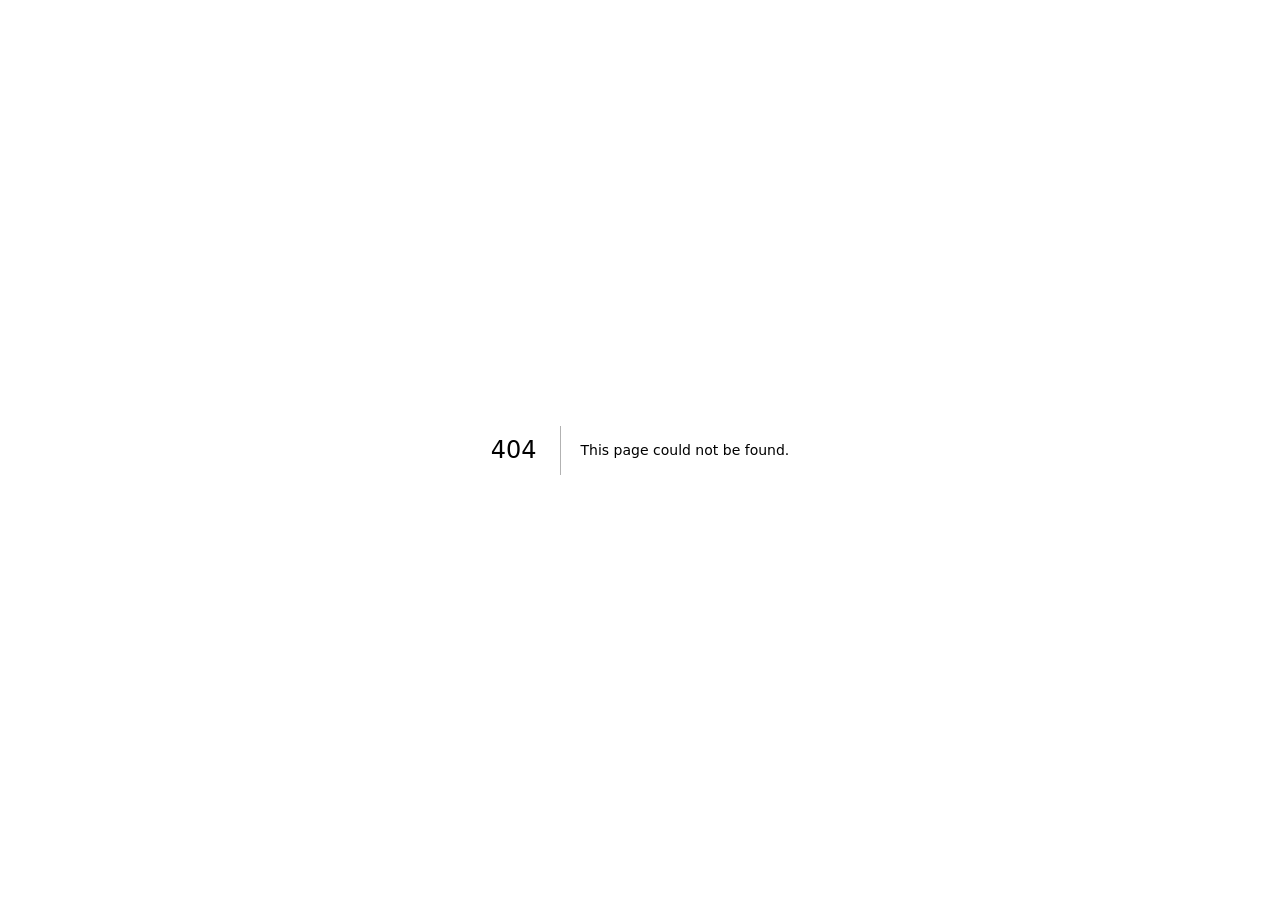
<file: web/404/index.html>
<!DOCTYPE html><html lang="en"><head><meta charSet="utf-8"/><meta name="viewport" content="width=device-width, initial-scale=1"/><link rel="stylesheet" href="/web/_next/static/css/ec6f7720d8df651f.css" data-precedence="next"/><link rel="preload" as="script" fetchPriority="low" href="/web/_next/static/chunks/webpack-94f5ab1d1b33e5e5.js"/><script src="/web/_next/static/chunks/fd9d1056-8ef33f5ef9456d1f.js" async=""></script><script src="/web/_next/static/chunks/117-b69529a71a007c58.js" async=""></script><script src="/web/_next/static/chunks/main-app-ee1a27494cce82ab.js" async=""></script><meta name="robots" content="noindex"/><link rel="preconnect" href="https://fonts.googleapis.com"/><link rel="preconnect" href="https://fonts.gstatic.com" crossorigin=""/><title>404: This page could not be found.</title><title>Yeni Graphics — 3D &amp; motion websites by Samuel Omoyeni</title><meta name="description" content="Samuel Omoyeni designs and builds premium 3D and motion websites for businesses, schools, churches and brands. Based in Nigeria, working worldwide."/><link rel="icon" href="/web/logo.png"/><link rel="apple-touch-icon" href="/web/logo.png"/><link rel="stylesheet" href="https://fonts.googleapis.com/css2?family=Bricolage+Grotesque:opsz,wght@12..96,300..800&amp;family=Hanken+Grotesk:wght@300..700&amp;display=swap"/><script src="/web/_next/static/chunks/polyfills-42372ed130431b0a.js" noModule=""></script></head><body class="antialiased"><div style="font-family:system-ui,&quot;Segoe UI&quot;,Roboto,Helvetica,Arial,sans-serif,&quot;Apple Color Emoji&quot;,&quot;Segoe UI Emoji&quot;;height:100vh;text-align:center;display:flex;flex-direction:column;align-items:center;justify-content:center"><div><style>body{color:#000;background:#fff;margin:0}.next-error-h1{border-right:1px solid rgba(0,0,0,.3)}@media (prefers-color-scheme:dark){body{color:#fff;background:#000}.next-error-h1{border-right:1px solid rgba(255,255,255,.3)}}</style><h1 class="next-error-h1" style="display:inline-block;margin:0 20px 0 0;padding:0 23px 0 0;font-size:24px;font-weight:500;vertical-align:top;line-height:49px">404</h1><div style="display:inline-block"><h2 style="font-size:14px;font-weight:400;line-height:49px;margin:0">This page could not be found.</h2></div></div></div><script src="/web/_next/static/chunks/webpack-94f5ab1d1b33e5e5.js" async=""></script><script>(self.__next_f=self.__next_f||[]).push([0]);self.__next_f.push([2,null])</script><script>self.__next_f.push([1,"1:HL[\"/web/_next/static/css/ec6f7720d8df651f.css\",\"style\"]\n"])</script><script>self.__next_f.push([1,"2:I[2846,[],\"\"]\n4:I[4707,[],\"\"]\n5:I[6423,[],\"\"]\nb:I[1060,[],\"\"]\n6:{\"fontFamily\":\"system-ui,\\\"Segoe UI\\\",Roboto,Helvetica,Arial,sans-serif,\\\"Apple Color Emoji\\\",\\\"Segoe UI Emoji\\\"\",\"height\":\"100vh\",\"textAlign\":\"center\",\"display\":\"flex\",\"flexDirection\":\"column\",\"alignItems\":\"center\",\"justifyContent\":\"center\"}\n7:{\"display\":\"inline-block\",\"margin\":\"0 20px 0 0\",\"padding\":\"0 23px 0 0\",\"fontSize\":24,\"fontWeight\":500,\"verticalAlign\":\"top\",\"lineHeight\":\"49px\"}\n8:{\"display\":\"inline-block\"}\n9:{\"fontSize\":14,\"fontWeight\":400,\"lineHeight\":\"49px\",\"margin\":0}\nc:[]\n"])</script><script>self.__next_f.push([1,"0:[\"$\",\"$L2\",null,{\"buildId\":\"iBvfxljiMg67ltyU7y5Iv\",\"assetPrefix\":\"/web\",\"urlParts\":[\"\",\"_not-found\",\"\"],\"initialTree\":[\"\",{\"children\":[\"/_not-found\",{\"children\":[\"__PAGE__\",{}]}]},\"$undefined\",\"$undefined\",true],\"initialSeedData\":[\"\",{\"children\":[\"/_not-found\",{\"children\":[\"__PAGE__\",{},[[\"$L3\",[[\"$\",\"title\",null,{\"children\":\"404: This page could not be found.\"}],[\"$\",\"div\",null,{\"style\":{\"fontFamily\":\"system-ui,\\\"Segoe UI\\\",Roboto,Helvetica,Arial,sans-serif,\\\"Apple Color Emoji\\\",\\\"Segoe UI Emoji\\\"\",\"height\":\"100vh\",\"textAlign\":\"center\",\"display\":\"flex\",\"flexDirection\":\"column\",\"alignItems\":\"center\",\"justifyContent\":\"center\"},\"children\":[\"$\",\"div\",null,{\"children\":[[\"$\",\"style\",null,{\"dangerouslySetInnerHTML\":{\"__html\":\"body{color:#000;background:#fff;margin:0}.next-error-h1{border-right:1px solid rgba(0,0,0,.3)}@media (prefers-color-scheme:dark){body{color:#fff;background:#000}.next-error-h1{border-right:1px solid rgba(255,255,255,.3)}}\"}}],[\"$\",\"h1\",null,{\"className\":\"next-error-h1\",\"style\":{\"display\":\"inline-block\",\"margin\":\"0 20px 0 0\",\"padding\":\"0 23px 0 0\",\"fontSize\":24,\"fontWeight\":500,\"verticalAlign\":\"top\",\"lineHeight\":\"49px\"},\"children\":\"404\"}],[\"$\",\"div\",null,{\"style\":{\"display\":\"inline-block\"},\"children\":[\"$\",\"h2\",null,{\"style\":{\"fontSize\":14,\"fontWeight\":400,\"lineHeight\":\"49px\",\"margin\":0},\"children\":\"This page could not be found.\"}]}]]}]}]],null],null],null]},[null,[\"$\",\"$L4\",null,{\"parallelRouterKey\":\"children\",\"segmentPath\":[\"children\",\"/_not-found\",\"children\"],\"error\":\"$undefined\",\"errorStyles\":\"$undefined\",\"errorScripts\":\"$undefined\",\"template\":[\"$\",\"$L5\",null,{}],\"templateStyles\":\"$undefined\",\"templateScripts\":\"$undefined\",\"notFound\":\"$undefined\",\"notFoundStyles\":\"$undefined\"}]],null]},[[[[\"$\",\"link\",\"0\",{\"rel\":\"stylesheet\",\"href\":\"/web/_next/static/css/ec6f7720d8df651f.css\",\"precedence\":\"next\",\"crossOrigin\":\"$undefined\"}]],[\"$\",\"html\",null,{\"lang\":\"en\",\"children\":[[\"$\",\"head\",null,{\"children\":[[\"$\",\"link\",null,{\"rel\":\"preconnect\",\"href\":\"https://fonts.googleapis.com\"}],[\"$\",\"link\",null,{\"rel\":\"preconnect\",\"href\":\"https://fonts.gstatic.com\",\"crossOrigin\":\"\"}],[\"$\",\"link\",null,{\"rel\":\"stylesheet\",\"href\":\"https://fonts.googleapis.com/css2?family=Bricolage+Grotesque:opsz,wght@12..96,300..800\u0026family=Hanken+Grotesk:wght@300..700\u0026display=swap\"}]]}],[\"$\",\"body\",null,{\"className\":\"antialiased\",\"children\":[\"$\",\"$L4\",null,{\"parallelRouterKey\":\"children\",\"segmentPath\":[\"children\"],\"error\":\"$undefined\",\"errorStyles\":\"$undefined\",\"errorScripts\":\"$undefined\",\"template\":[\"$\",\"$L5\",null,{}],\"templateStyles\":\"$undefined\",\"templateScripts\":\"$undefined\",\"notFound\":[[\"$\",\"title\",null,{\"children\":\"404: This page could not be found.\"}],[\"$\",\"div\",null,{\"style\":\"$6\",\"children\":[\"$\",\"div\",null,{\"children\":[[\"$\",\"style\",null,{\"dangerouslySetInnerHTML\":{\"__html\":\"body{color:#000;background:#fff;margin:0}.next-error-h1{border-right:1px solid rgba(0,0,0,.3)}@media (prefers-color-scheme:dark){body{color:#fff;background:#000}.next-error-h1{border-right:1px solid rgba(255,255,255,.3)}}\"}}],[\"$\",\"h1\",null,{\"className\":\"next-error-h1\",\"style\":\"$7\",\"children\":\"404\"}],[\"$\",\"div\",null,{\"style\":\"$8\",\"children\":[\"$\",\"h2\",null,{\"style\":\"$9\",\"children\":\"This page could not be found.\"}]}]]}]}]],\"notFoundStyles\":[]}]}]]}]],null],null],\"couldBeIntercepted\":false,\"initialHead\":[[\"$\",\"meta\",null,{\"name\":\"robots\",\"content\":\"noindex\"}],\"$La\"],\"globalErrorComponent\":\"$b\",\"missingSlots\":\"$Wc\"}]\n"])</script><script>self.__next_f.push([1,"a:[[\"$\",\"meta\",\"0\",{\"name\":\"viewport\",\"content\":\"width=device-width, initial-scale=1\"}],[\"$\",\"meta\",\"1\",{\"charSet\":\"utf-8\"}],[\"$\",\"title\",\"2\",{\"children\":\"Yeni Graphics — 3D \u0026 motion websites by Samuel Omoyeni\"}],[\"$\",\"meta\",\"3\",{\"name\":\"description\",\"content\":\"Samuel Omoyeni designs and builds premium 3D and motion websites for businesses, schools, churches and brands. Based in Nigeria, working worldwide.\"}],[\"$\",\"link\",\"4\",{\"rel\":\"icon\",\"href\":\"/web/logo.png\"}],[\"$\",\"link\",\"5\",{\"rel\":\"apple-touch-icon\",\"href\":\"/web/logo.png\"}]]\n3:null\n"])</script></body></html>
</file>
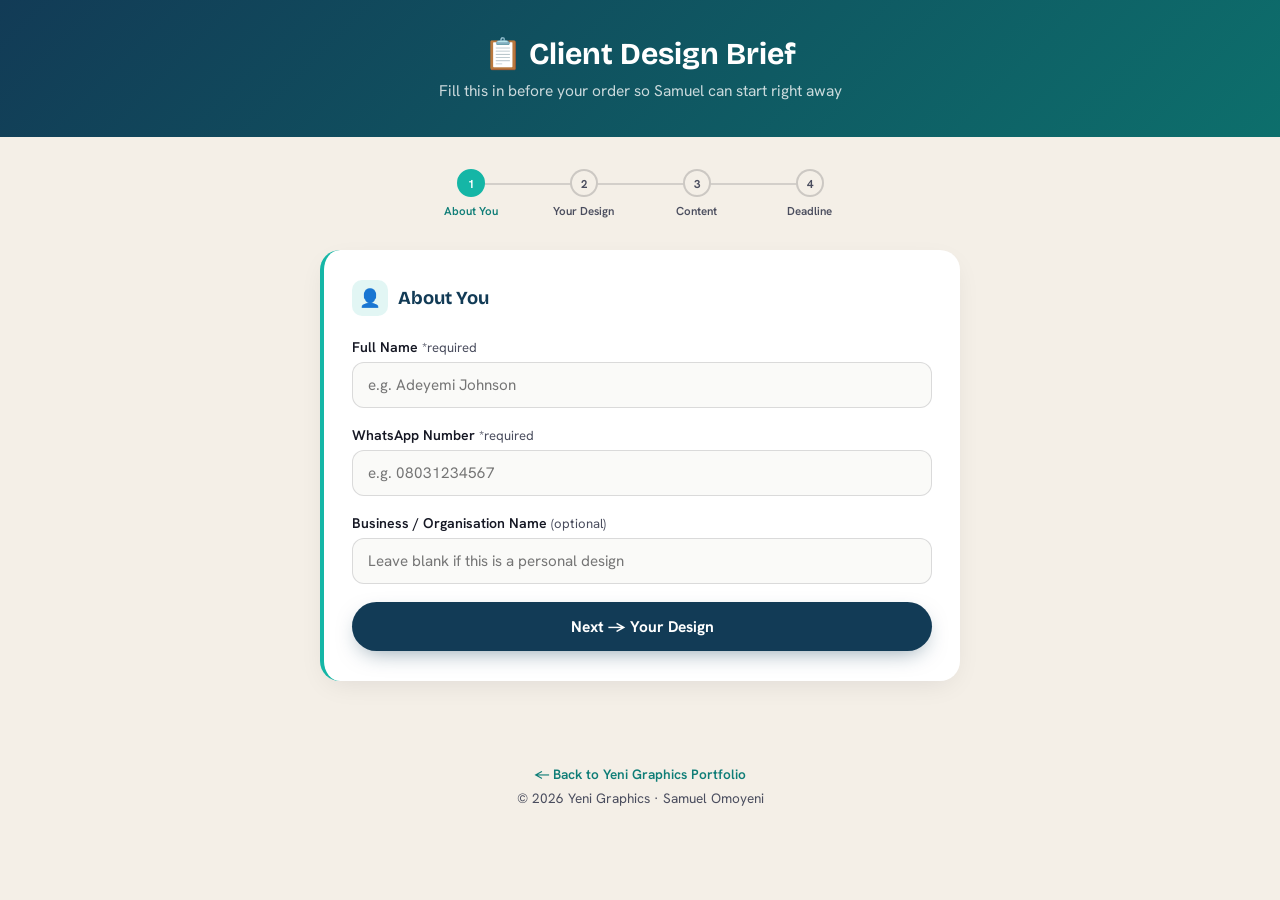
<file: brief.html>
<!DOCTYPE html>
<html lang="en">
<head>
<meta charset="UTF-8"/>
<meta name="viewport" content="width=device-width,initial-scale=1.0"/>
<title>Client Design Brief — Yeni Graphics</title>
<link rel="icon" href="/images/logo.png" />
<link rel="apple-touch-icon" href="/images/logo.png" />
<link rel="preconnect" href="https://fonts.googleapis.com"/>
<link href="https://fonts.googleapis.com/css2?family=Bricolage+Grotesque:opsz,wght@12..96,600;12..96,700&family=Hanken+Grotesk:wght@400;500;600&display=swap" rel="stylesheet"/>
<style>
:root{--teal:#15b6a6;--teal-deep:#0e7d77;--coral:#fb6f5d;--navy:#123b56;--cream:#f4efe7;--ink:#161824;--soft:#4a4d5e;}
*{margin:0;padding:0;box-sizing:border-box;}
body{font-family:'Hanken Grotesk',sans-serif;background:var(--cream);color:var(--ink);min-height:100vh;}

header{
  background:linear-gradient(135deg,var(--navy) 0%,#0d6f6c 100%);
  color:#fff;padding:36px 24px;text-align:center;
}
header h1{font-family:'Bricolage Grotesque';font-size:1.9rem;font-weight:700;margin-bottom:8px;}
header p{opacity:.78;font-size:.97rem;max-width:46ch;margin:0 auto;}

.progress{display:flex;justify-content:center;gap:0;margin:32px auto 0;max-width:500px;padding:0 24px;}
.p-step{flex:1;display:flex;flex-direction:column;align-items:center;position:relative;}
.p-step:not(:last-child)::after{content:"";position:absolute;top:14px;left:50%;width:100%;height:2px;background:rgba(22,24,36,.15);z-index:0;}
.p-dot{width:28px;height:28px;border-radius:50%;border:2.5px solid rgba(22,24,36,.18);background:var(--cream);display:grid;place-items:center;font-size:.72rem;font-weight:700;color:var(--soft);position:relative;z-index:1;transition:.3s;}
.p-step.active .p-dot{background:var(--teal);border-color:var(--teal);color:#fff;}
.p-step.done .p-dot{background:var(--navy);border-color:var(--navy);color:#fff;}
.p-label{font-size:.72rem;font-weight:600;color:var(--soft);margin-top:6px;text-align:center;}
.p-step.active .p-label{color:var(--teal-deep);}

.wrap{max-width:680px;margin:32px auto 60px;padding:0 20px;}

.section-card{
  background:#fff;border-radius:20px;padding:30px 28px;margin-bottom:22px;
  border-left:4px solid var(--teal);
  box-shadow:0 8px 28px -8px rgba(22,24,36,.1);
  display:none;
}
.section-card.active{display:block;}
.section-title{
  font-family:'Bricolage Grotesque';font-size:1.15rem;font-weight:700;
  color:var(--navy);margin-bottom:22px;display:flex;align-items:center;gap:10px;
}
.section-icon{
  width:36px;height:36px;border-radius:10px;background:rgba(21,182,166,.12);
  display:grid;place-items:center;font-size:1.1rem;flex-shrink:0;
}

.field{margin-bottom:18px;}
.field label{display:block;font-weight:600;font-size:.88rem;color:var(--ink);margin-bottom:6px;}
.field label span{font-weight:400;color:var(--soft);font-size:.82rem;}
.field input[type=text],
.field input[type=tel],
.field input[type=date],
.field select,
.field textarea{
  width:100%;padding:12px 15px;border-radius:12px;
  border:1.6px solid rgba(22,24,36,.14);
  font-family:'Hanken Grotesk';font-size:.95rem;color:var(--ink);
  background:#fafaf8;transition:border-color .2s,box-shadow .2s;
}
.field input:focus,.field select:focus,.field textarea:focus{
  outline:none;border-color:var(--teal);box-shadow:0 0 0 3px rgba(21,182,166,.12);
}
.field textarea{resize:vertical;min-height:90px;}
.field.hidden{display:none;}

.radio-group{display:flex;gap:12px;flex-wrap:wrap;}
.radio-label{
  display:flex;align-items:center;gap:8px;
  padding:11px 18px;border-radius:50px;border:1.6px solid rgba(22,24,36,.14);
  cursor:pointer;font-weight:600;font-size:.9rem;transition:.2s;
  background:#fafaf8;
}
.radio-label:has(input:checked){border-color:var(--teal);background:rgba(21,182,166,.08);color:var(--teal-deep);}
.radio-label input{display:none;}

.nav-btns{display:flex;gap:12px;margin-top:8px;}
.btn{
  flex:1;padding:14px 20px;border-radius:50px;border:none;
  font-family:'Hanken Grotesk';font-weight:700;font-size:.97rem;cursor:pointer;
  transition:transform .22s ease,box-shadow .22s ease;display:flex;align-items:center;justify-content:center;gap:8px;
}
.btn:hover{transform:translateY(-2px);}
.btn-back{background:rgba(22,24,36,.07);color:var(--soft);}
.btn-next{background:var(--navy);color:#fff;box-shadow:0 8px 22px -8px rgba(18,59,86,.5);}
.btn-next:hover{box-shadow:0 14px 28px -8px rgba(18,59,86,.65);}
.btn-submit{background:var(--coral);color:#fff;box-shadow:0 8px 22px -8px rgba(251,111,93,.55);width:100%;}
.btn-submit:hover{background:#e8523f;box-shadow:0 14px 28px -8px rgba(251,111,93,.7);}

.error-msg{
  background:rgba(251,111,93,.1);border:1px solid rgba(251,111,93,.3);
  color:#c0392b;border-radius:10px;padding:11px 16px;font-size:.88rem;
  margin-bottom:16px;display:none;font-weight:600;
}
.error-msg.show{display:block;}

footer{text-align:center;padding:24px;color:var(--soft);font-size:.85rem;}
footer a{color:var(--teal-deep);font-weight:600;text-decoration:none;}
</style>
</head>
<body>

<header>
  <h1>📋 Client Design Brief</h1>
  <p>Fill this in before your order so Samuel can start right away</p>
</header>

<!-- Progress bar -->
<div class="progress" id="progress">
  <div class="p-step active" id="ps1"><div class="p-dot">1</div><div class="p-label">About You</div></div>
  <div class="p-step" id="ps2"><div class="p-dot">2</div><div class="p-label">Your Design</div></div>
  <div class="p-step" id="ps3"><div class="p-dot">3</div><div class="p-label">Content</div></div>
  <div class="p-step" id="ps4"><div class="p-dot">4</div><div class="p-label">Deadline</div></div>
</div>

<div class="wrap">
  <div class="error-msg" id="errMsg">⚠️ Please fill in all required fields before continuing.</div>

  <!-- SECTION 1 -->
  <div class="section-card active" id="sec1">
    <div class="section-title"><div class="section-icon">👤</div>About You</div>
    <div class="field">
      <label>Full Name <span>*required</span></label>
      <input type="text" id="fName" placeholder="e.g. Adeyemi Johnson" required/>
    </div>
    <div class="field">
      <label>WhatsApp Number <span>*required</span></label>
      <input type="tel" id="fPhone" placeholder="e.g. 08031234567" required/>
    </div>
    <div class="field">
      <label>Business / Organisation Name <span>(optional)</span></label>
      <input type="text" id="fBusiness" placeholder="Leave blank if this is a personal design"/>
    </div>
    <div class="nav-btns">
      <button class="btn btn-next" onclick="goTo(2)">Next → Your Design</button>
    </div>
  </div>

  <!-- SECTION 2 -->
  <div class="section-card" id="sec2">
    <div class="section-title"><div class="section-icon">🎨</div>Your Design</div>
    <div class="field">
      <label>Design Type <span>*required</span></label>
      <select id="fType" onchange="toggleOther()" required>
        <option value="" disabled selected>Choose a design type</option>
        <option>Business Flyer</option>
        <option>Church Program</option>
        <option>Birthday Design</option>
        <option>Menu / Price List</option>
        <option>Social Media Post</option>
        <option>Logo &amp; Branding</option>
        <option value="Other">Other</option>
      </select>
    </div>
    <div class="field hidden" id="otherWrap">
      <label>Please describe your design type <span>*required</span></label>
      <input type="text" id="fOther" placeholder="Describe what you need"/>
    </div>
    <div class="field">
      <label>Purpose of the design <span>*required</span></label>
      <textarea id="fPurpose" placeholder="e.g. To promote our end-of-year sale on Instagram" required></textarea>
    </div>
    <div class="field">
      <label>Size / Format</label>
      <select id="fSize">
        <option>Not sure (use best fit)</option>
        <option>Social Media Post (1:1)</option>
        <option>Instagram Story (9:16)</option>
        <option>A4 Print</option>
        <option>WhatsApp Status</option>
      </select>
    </div>
    <div class="nav-btns">
      <button class="btn btn-back" onclick="goTo(1)">← Back</button>
      <button class="btn btn-next" onclick="goTo(3)">Next → Content</button>
    </div>
  </div>

  <!-- SECTION 3 -->
  <div class="section-card" id="sec3">
    <div class="section-title"><div class="section-icon">✍️</div>Content</div>
    <div class="field">
      <label>Text / Words to include on the design <span>*required</span></label>
      <textarea id="fText" rows="5" placeholder="Type all the text that should appear — business name, phone, address, slogan, event date, prices, etc." required></textarea>
    </div>
    <div class="field">
      <label>Do you have photos to send?</label>
      <div class="radio-group">
        <label class="radio-label"><input type="radio" name="photos" value="Yes" checked/> 📷 Yes</label>
        <label class="radio-label"><input type="radio" name="photos" value="No"/> ❌ No</label>
      </div>
    </div>
    <div class="field">
      <label>Preferred colours <span>(optional)</span></label>
      <input type="text" id="fColours" placeholder="e.g. Blue and gold, or match my business colours"/>
    </div>
    <div class="field">
      <label>Do you have existing brand colours?</label>
      <div class="radio-group">
        <label class="radio-label"><input type="radio" name="brand" value="Yes"/> ✅ Yes</label>
        <label class="radio-label"><input type="radio" name="brand" value="No" checked/> ❌ No</label>
      </div>
    </div>
    <div class="field">
      <label>Reference designs <span>(optional)</span></label>
      <textarea id="fRef" placeholder="Describe or paste links to designs you like — this helps Samuel match your taste"></textarea>
    </div>
    <div class="nav-btns">
      <button class="btn btn-back" onclick="goTo(2)">← Back</button>
      <button class="btn btn-next" onclick="goTo(4)">Next → Deadline</button>
    </div>
  </div>

  <!-- SECTION 4 -->
  <div class="section-card" id="sec4">
    <div class="section-title"><div class="section-icon">📅</div>Deadline &amp; Package</div>
    <div class="field">
      <label>When do you need it by? <span>*required</span></label>
      <input type="date" id="fDeadline" required/>
    </div>
    <div class="field">
      <label>Package</label>
      <select id="fPackage">
        <option>Basic — ₦5,000</option>
        <option>Standard — ₦10,000</option>
        <option>Premium — ₦20,000</option>
        <option>Not sure — advise me</option>
      </select>
    </div>
    <div class="field">
      <label>Additional notes <span>(optional)</span></label>
      <textarea id="fNotes" placeholder="Anything else Samuel should know about this design?"></textarea>
    </div>
    <div class="nav-btns" style="flex-direction:column;">
      <button class="btn btn-back" onclick="goTo(3)" style="flex:none;">← Back</button>
      <button class="btn btn-submit" onclick="submitBrief()">📲 Send Brief on WhatsApp →</button>
    </div>
  </div>
</div>

<footer>
  <a href="https://yeni-graphics.vercel.app">← Back to Yeni Graphics Portfolio</a>
  <p style="margin-top:6px;">© 2026 Yeni Graphics · Samuel Omoyeni</p>
</footer>

<script>
let current = 1;

function goTo(n){
  const err = document.getElementById('errMsg');
  err.classList.remove('show');

  if(n > current && !validate(current)){
    err.classList.add('show');
    err.scrollIntoView({behavior:'smooth',block:'nearest'});
    return;
  }

  document.getElementById('sec'+current).classList.remove('active');
  document.getElementById('ps'+current).classList.remove('active');
  document.getElementById('ps'+current).classList.add('done');

  current = n;
  document.getElementById('sec'+current).classList.add('active');

  document.querySelectorAll('.p-step').forEach((el,i)=>{
    el.classList.remove('active','done');
    if(i+1 < current) el.classList.add('done');
    if(i+1 === current) el.classList.add('active');
  });

  window.scrollTo({top:0,behavior:'smooth'});
}

function validate(sec){
  if(sec===1){
    const name = document.getElementById('fName').value.trim();
    const phone = document.getElementById('fPhone').value.trim();
    return name && phone;
  }
  if(sec===2){
    const type = document.getElementById('fType').value;
    const purpose = document.getElementById('fPurpose').value.trim();
    if(!type) return false;
    if(type==='Other' && !document.getElementById('fOther').value.trim()) return false;
    return !!purpose;
  }
  if(sec===3){
    return !!document.getElementById('fText').value.trim();
  }
  if(sec===4){
    return !!document.getElementById('fDeadline').value;
  }
  return true;
}

function toggleOther(){
  const t = document.getElementById('fType').value;
  document.getElementById('otherWrap').classList.toggle('hidden', t !== 'Other');
}

function getRadio(name){
  const el = document.querySelector(`input[name="${name}"]:checked`);
  return el ? el.value : '—';
}

function fmt(d){
  if(!d) return '—';
  const dt = new Date(d+'T00:00:00');
  return dt.toLocaleDateString('en-NG',{day:'numeric',month:'long',year:'numeric'});
}

function submitBrief(){
  const err = document.getElementById('errMsg');
  err.classList.remove('show');
  if(!validate(4)){
    err.classList.add('show');
    return;
  }

  const name     = document.getElementById('fName').value.trim();
  const phone    = document.getElementById('fPhone').value.trim();
  const biz      = document.getElementById('fBusiness').value.trim() || 'Personal';
  const typeRaw  = document.getElementById('fType').value;
  const type     = typeRaw === 'Other' ? document.getElementById('fOther').value.trim() : typeRaw;
  const purpose  = document.getElementById('fPurpose').value.trim();
  const size     = document.getElementById('fSize').value;
  const text     = document.getElementById('fText').value.trim();
  const photos   = getRadio('photos');
  const colours  = document.getElementById('fColours').value.trim() || '—';
  const brand    = getRadio('brand');
  const refs     = document.getElementById('fRef').value.trim() || '—';
  const deadline = fmt(document.getElementById('fDeadline').value);
  const pkg      = document.getElementById('fPackage').value;
  const notes    = document.getElementById('fNotes').value.trim() || '—';

  const msg =
`📋 CLIENT DESIGN BRIEF

👤 Name: ${name}
📱 WhatsApp: ${phone}
🏢 Business: ${biz}

🎨 Design Type: ${type}
📌 Purpose: ${purpose}
📐 Size / Format: ${size}

✍️ Text to include:
${text}

📷 Has photos to send: ${photos}
🎨 Preferred colours: ${colours}
🏷️ Has brand colours: ${brand}
🔗 Reference designs: ${refs}

📅 Deadline: ${deadline}
📦 Package: ${pkg}
📝 Notes: ${notes}`;

  window.open('https://wa.me/2348054965524?text=' + encodeURIComponent(msg), '_blank');
}
</script>
</body>
</html>
</file>
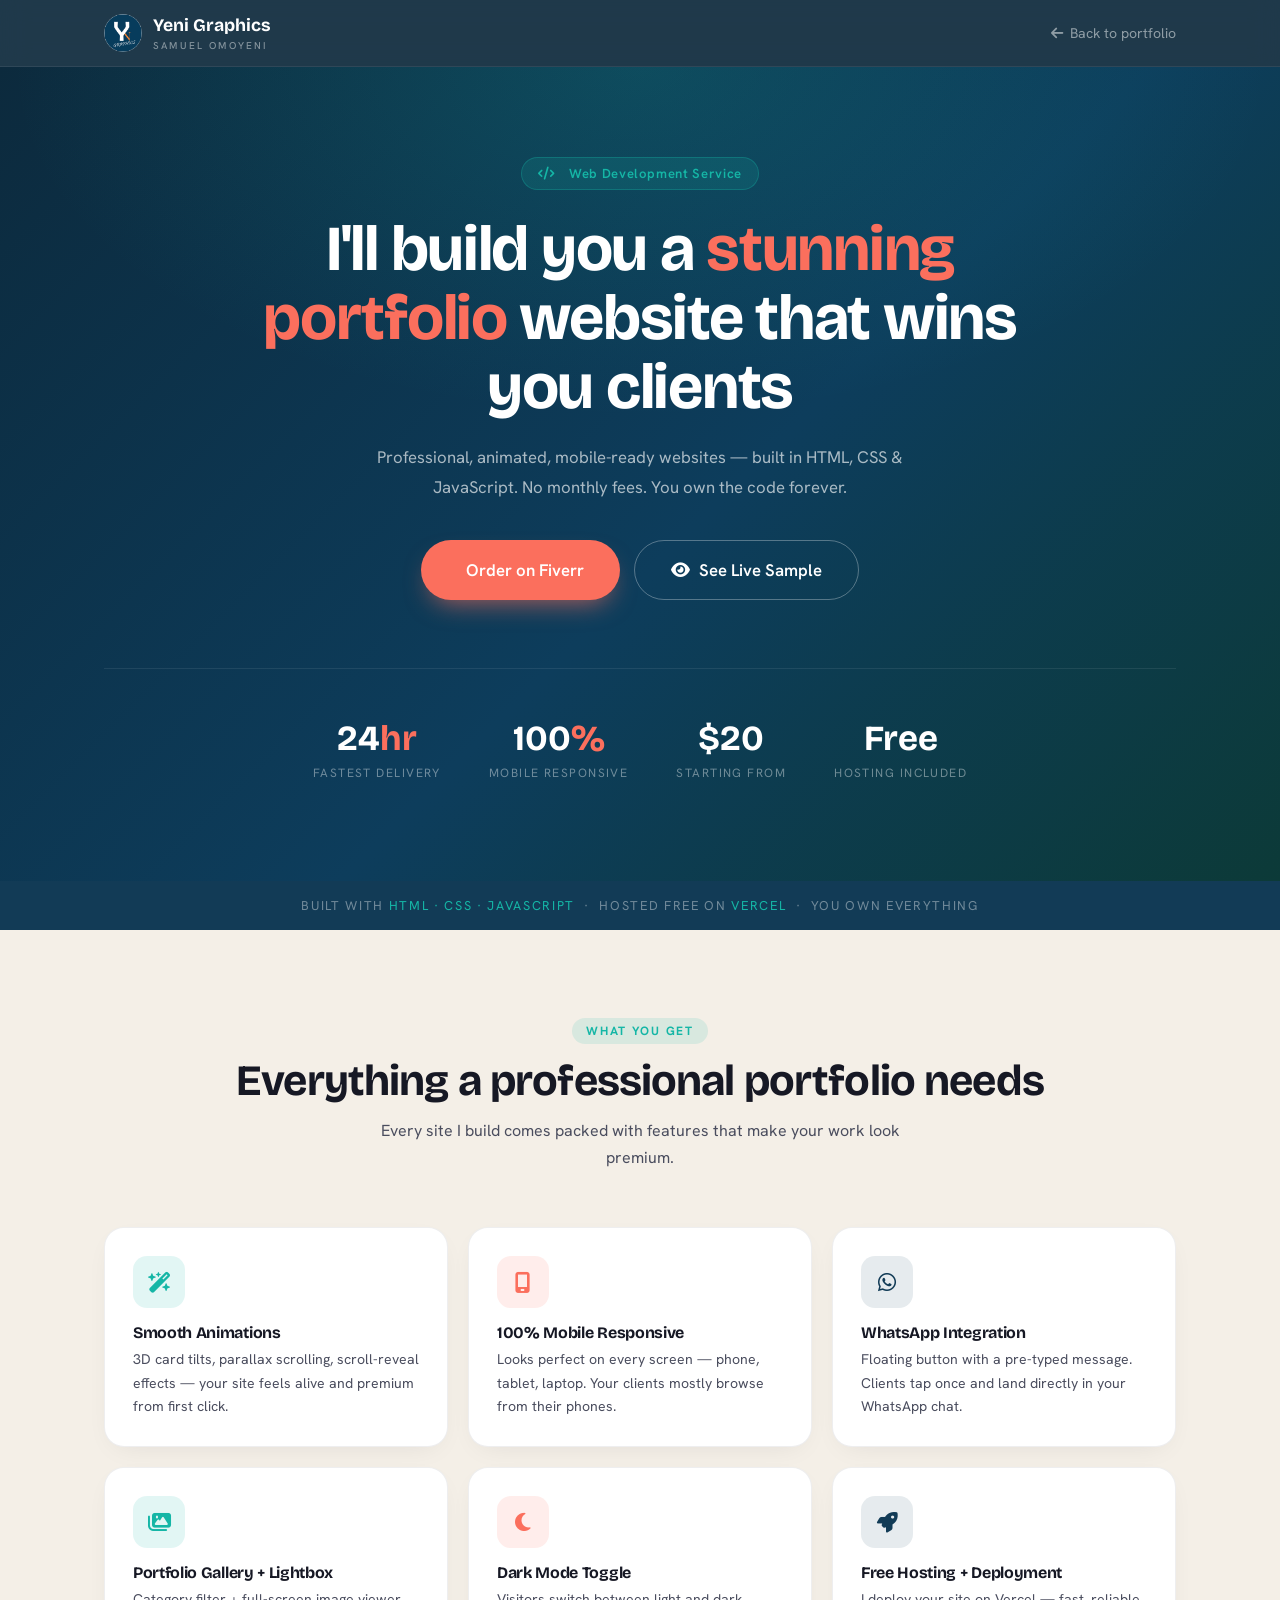
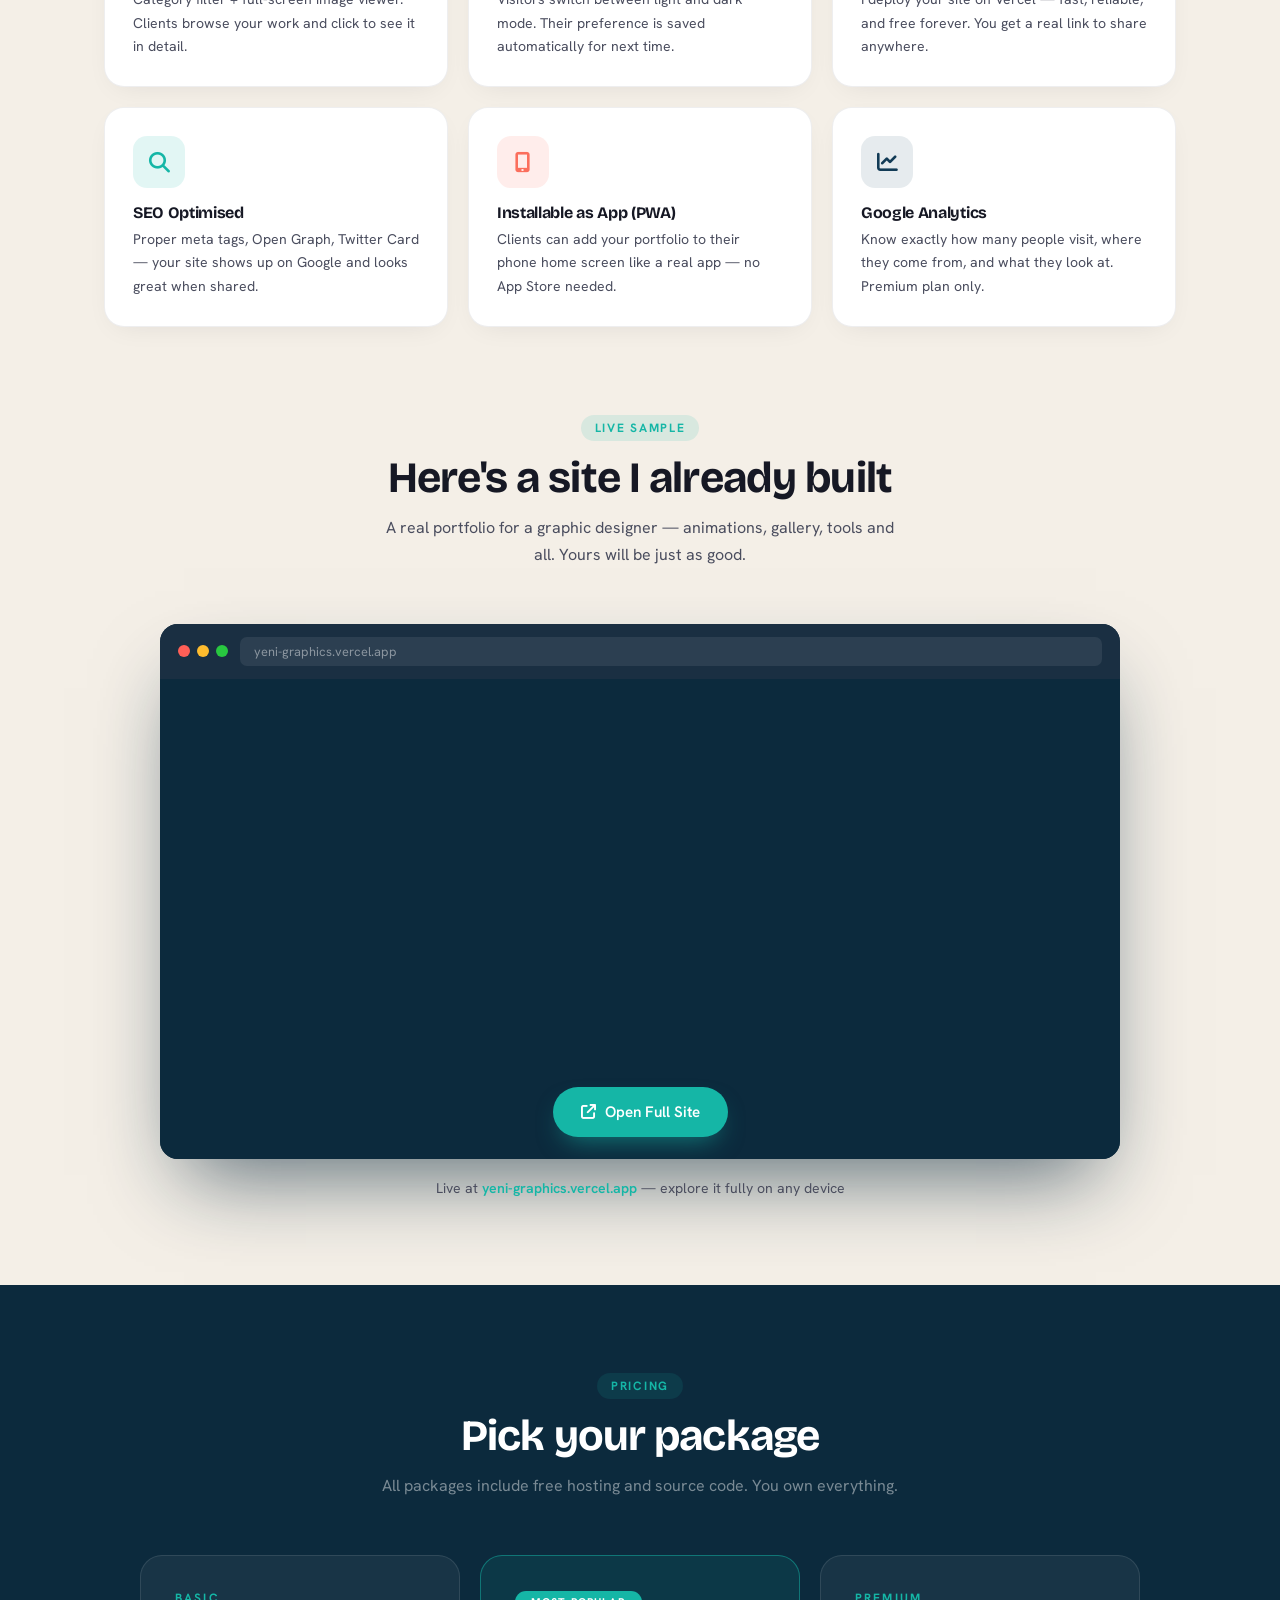
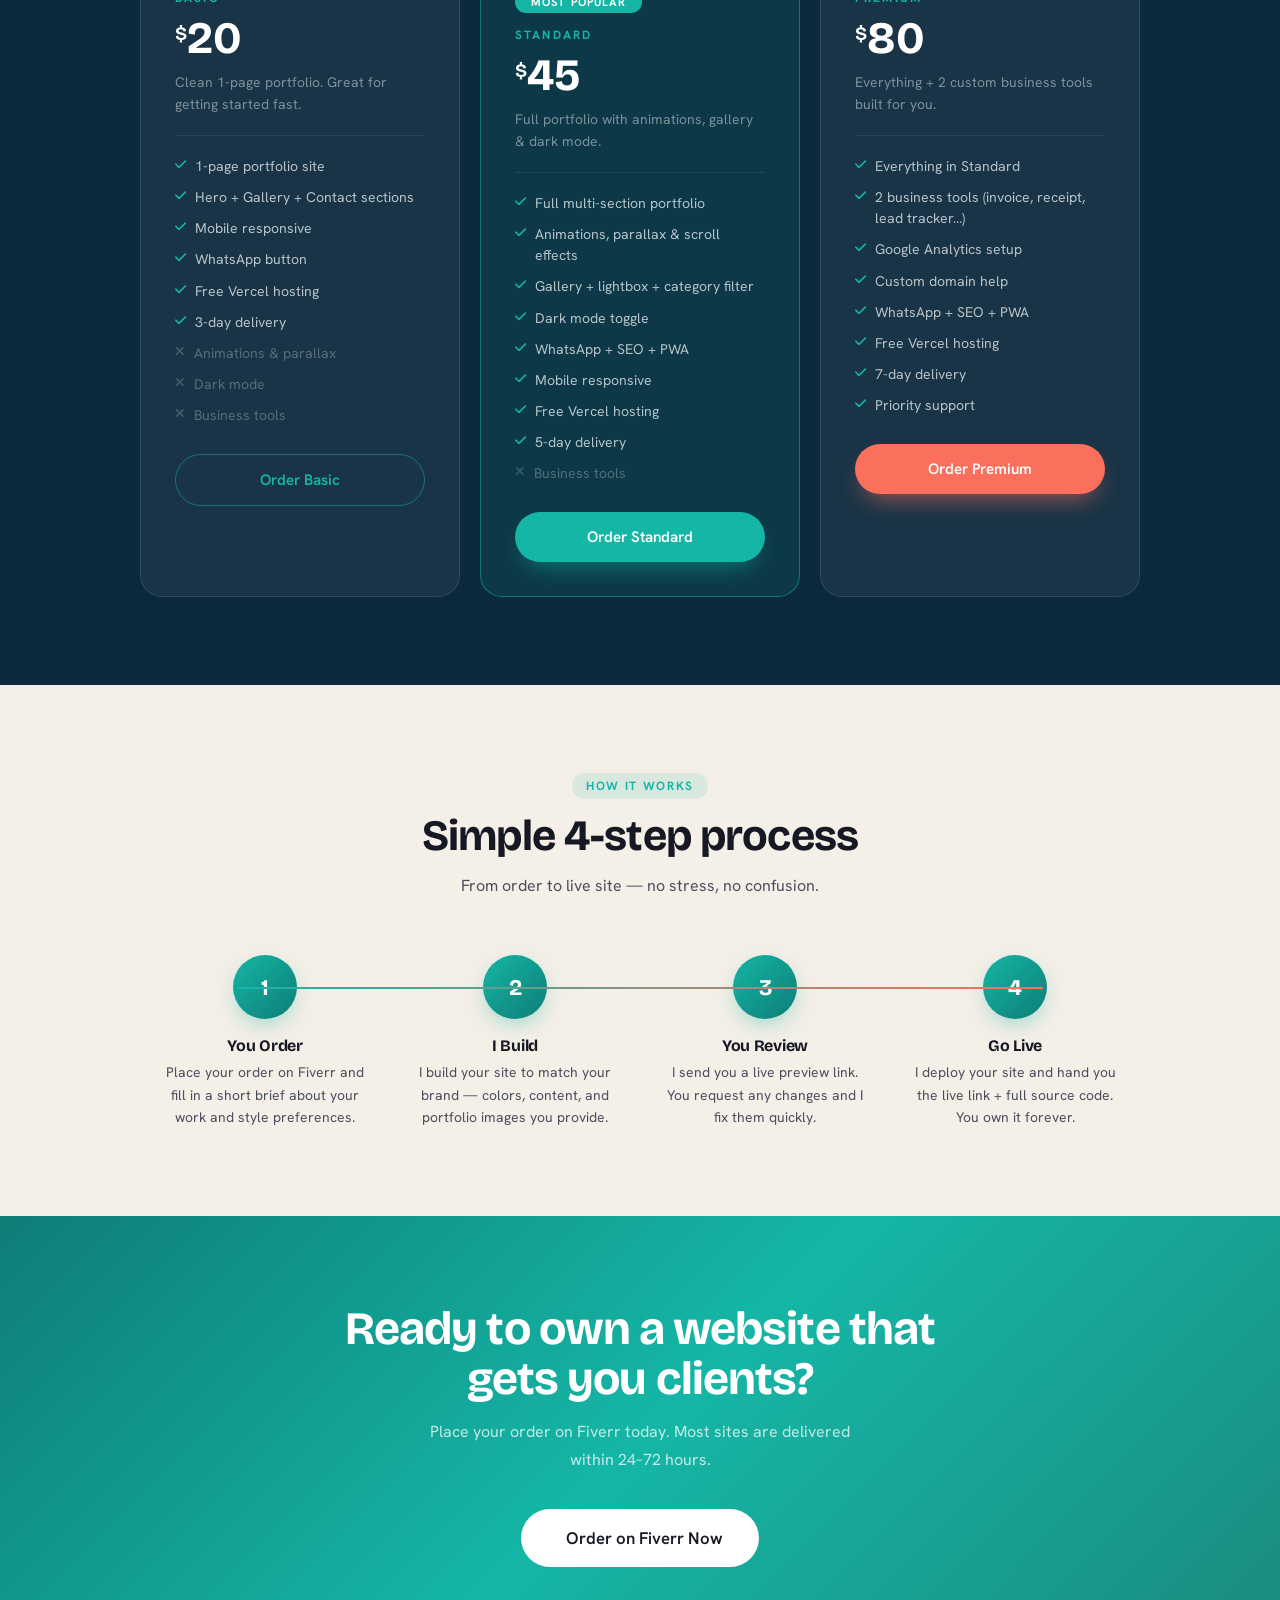
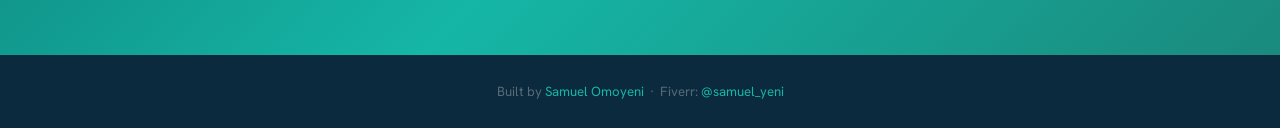
<file: gig.html>
<!DOCTYPE html>
<html lang="en">
<head>
<meta charset="UTF-8"/>
<meta name="viewport" content="width=device-width,initial-scale=1.0"/>
<title>Portfolio Website Service — Samuel Omoyeni | Fiverr</title>
<meta name="description" content="I'll build you a stunning, animated portfolio website. Mobile-ready, free hosting, WhatsApp integrated. Starting from $20."/>
<link rel="preconnect" href="https://fonts.googleapis.com"/>
<link rel="preconnect" href="https://fonts.gstatic.com" crossorigin/>
<link href="https://fonts.googleapis.com/css2?family=Bricolage+Grotesque:opsz,wght@12..96,400;12..96,600;12..96,700&family=Hanken+Grotesk:wght@400;500;600;700&display=swap" rel="stylesheet"/>
<link rel="stylesheet" href="https://cdnjs.cloudflare.com/ajax/libs/font-awesome/6.4.2/css/all.min.css"/>
<link rel="icon" href="images/logo.png"/>
<style>
:root{
  --teal:#15b6a6;--teal-deep:#0e7d77;
  --coral:#fb6f5d;--coral-deep:#e8523f;
  --navy:#123b56;--navy-deep:#0c2a3d;
  --cream:#f4efe7;--cream-card:#fbf8f2;
  --ink:#161824;--ink-soft:#4a4d5e;
}
*{margin:0;padding:0;box-sizing:border-box;}
html{scroll-behavior:smooth;}
body{font-family:'Hanken Grotesk',sans-serif;background:var(--cream);color:var(--ink);overflow-x:hidden;-webkit-font-smoothing:antialiased;}
h1,h2,h3,h4{font-family:'Bricolage Grotesque',sans-serif;line-height:1.08;letter-spacing:-.02em;}
a{text-decoration:none;color:inherit;}
img{max-width:100%;display:block;}
.wrap{max-width:1120px;margin:0 auto;padding:0 24px;}

.btn{display:inline-flex;align-items:center;gap:9px;font-weight:600;font-size:.95rem;border:none;cursor:pointer;padding:15px 28px;border-radius:50px;transition:transform .25s,box-shadow .25s,background .25s;text-decoration:none;}
.btn-coral{background:var(--coral);color:#fff;box-shadow:0 12px 26px -10px rgba(251,111,93,.7);}
.btn-coral:hover{transform:translateY(-3px);box-shadow:0 18px 34px -10px rgba(251,111,93,.85);}
.btn-ghost-w{background:transparent;color:#fff;border:1.6px solid rgba(255,255,255,.3);}
.btn-ghost-w:hover{border-color:#fff;transform:translateY(-3px);}
.btn-teal{background:var(--teal);color:#fff;box-shadow:0 12px 26px -10px rgba(21,182,166,.6);}
.btn-teal:hover{transform:translateY(-3px);box-shadow:0 18px 34px -10px rgba(21,182,166,.8);}
.btn-light{background:#fff;color:var(--ink);}
.btn-light:hover{transform:translateY(-3px);box-shadow:0 16px 30px -12px rgba(0,0,0,.35);}
.btn-lg{padding:18px 36px;font-size:1.05rem;}

/* NAV */
nav{position:sticky;top:0;z-index:100;background:rgba(12,42,61,.92);backdrop-filter:blur(14px);border-bottom:1px solid rgba(255,255,255,.07);}
.nav-in{display:flex;align-items:center;justify-content:space-between;padding:14px 24px;max-width:1120px;margin:0 auto;}
.logo{display:flex;align-items:center;gap:11px;font-family:'Bricolage Grotesque';font-weight:700;font-size:1.1rem;color:#fff;}
.logo img{width:38px;height:38px;border-radius:50%;object-fit:cover;}
.logo small{display:block;font-family:'Hanken Grotesk';font-weight:500;font-size:.62rem;letter-spacing:.22em;color:rgba(255,255,255,.45);text-transform:uppercase;margin-top:3px;}
.nav-back{color:rgba(255,255,255,.5);font-size:.88rem;transition:.2s;display:flex;align-items:center;gap:7px;}
.nav-back:hover{color:rgba(255,255,255,.85);}

/* HERO */
.hero{background:linear-gradient(135deg,var(--navy-deep) 0%,#0d3d5c 55%,#0c3a38 100%);padding:90px 24px 100px;text-align:center;position:relative;overflow:hidden;}
.hero::before{content:'';position:absolute;inset:0;background:radial-gradient(ellipse 900px 500px at 50% 0%,rgba(21,182,166,.18) 0%,transparent 70%);}
.hero-badge{display:inline-flex;align-items:center;gap:7px;background:rgba(21,182,166,.15);border:1px solid rgba(21,182,166,.3);color:var(--teal);border-radius:50px;padding:7px 16px;font-size:.82rem;font-weight:600;margin-bottom:24px;letter-spacing:.05em;}
.hero h1{font-size:clamp(2.2rem,5.5vw,4rem);color:#fff;max-width:820px;margin:0 auto 22px;position:relative;}
.hero h1 span{color:var(--coral);}
.hero>div>p{color:rgba(255,255,255,.65);font-size:1.05rem;max-width:540px;margin:0 auto 38px;line-height:1.75;position:relative;}
.hero-btns{display:flex;gap:14px;justify-content:center;flex-wrap:wrap;position:relative;}
.hero-stats{display:flex;justify-content:center;gap:48px;flex-wrap:wrap;margin-top:68px;padding-top:48px;border-top:1px solid rgba(255,255,255,.08);position:relative;}
.stat-num{font-family:'Bricolage Grotesque';font-size:2.2rem;font-weight:700;color:#fff;}
.stat-num span{color:var(--coral);}
.stat-lbl{color:rgba(255,255,255,.4);font-size:.75rem;letter-spacing:.12em;text-transform:uppercase;margin-top:5px;}

/* TRUST BAR */
.trust{background:var(--navy);padding:16px 24px;text-align:center;}
.trust p{color:rgba(255,255,255,.4);font-size:.8rem;letter-spacing:.13em;text-transform:uppercase;}
.trust span{color:var(--teal);}

/* SECTION HEAD */
.sec-head{text-align:center;margin-bottom:56px;}
.sec-label{display:inline-block;background:rgba(21,182,166,.12);color:var(--teal);border-radius:50px;padding:5px 14px;font-size:.75rem;font-weight:700;letter-spacing:.14em;text-transform:uppercase;margin-bottom:14px;}
.sec-head h2{font-size:clamp(1.8rem,4vw,2.7rem);}
.sec-head p{color:var(--ink-soft);font-size:1rem;max-width:520px;margin:12px auto 0;line-height:1.7;}

/* FEATURES */
.features{padding:88px 24px;}
.features-grid{display:grid;grid-template-columns:repeat(auto-fit,minmax(300px,1fr));gap:20px;}
.feat-card{background:#fff;border-radius:20px;padding:28px;border:1px solid rgba(22,24,36,.07);box-shadow:0 8px 28px -12px rgba(22,24,36,.1);transition:transform .3s,box-shadow .3s,opacity .6s,translate .6s;opacity:0;translate:0 28px;}
.feat-card.reveal{opacity:1;translate:0 0;}
.feat-card:hover{transform:translateY(-5px);box-shadow:0 20px 40px -16px rgba(22,24,36,.18);}
.feat-icon{width:52px;height:52px;border-radius:14px;display:flex;align-items:center;justify-content:center;font-size:1.3rem;margin-bottom:16px;}
.feat-icon.t{background:rgba(21,182,166,.12);color:var(--teal);}
.feat-icon.c{background:rgba(251,111,93,.12);color:var(--coral);}
.feat-icon.n{background:rgba(18,59,86,.1);color:var(--navy);}
.feat-card h3{font-size:1rem;margin-bottom:7px;}
.feat-card p{font-size:.88rem;color:var(--ink-soft);line-height:1.65;}

/* SAMPLE */
.sample{padding:0 24px 88px;}
.browser-wrap{max-width:960px;margin:0 auto;background:var(--navy-deep);border-radius:18px;box-shadow:0 40px 80px -24px rgba(12,42,61,.65);overflow:hidden;}
.browser-bar{background:#1a2f42;padding:13px 18px;display:flex;align-items:center;gap:12px;}
.browser-dots{display:flex;gap:7px;}
.browser-dots span{width:12px;height:12px;border-radius:50%;}
.browser-dots span:nth-child(1){background:#ff5f57;}
.browser-dots span:nth-child(2){background:#febc2e;}
.browser-dots span:nth-child(3){background:#28c840;}
.browser-url{flex:1;background:rgba(255,255,255,.08);border-radius:7px;padding:6px 14px;color:rgba(255,255,255,.45);font-size:.8rem;}
.browser-body{position:relative;height:480px;overflow:hidden;}
.browser-body iframe{width:152%;height:152%;border:none;transform:scale(.658);transform-origin:top left;}
.browser-overlay{position:absolute;bottom:0;left:0;right:0;height:140px;background:linear-gradient(to bottom,transparent,var(--navy-deep));display:flex;align-items:flex-end;justify-content:center;padding-bottom:22px;}
.sample-caption{text-align:center;margin-top:20px;}
.sample-caption p{color:var(--ink-soft);font-size:.88rem;}
.sample-caption a{color:var(--teal);font-weight:600;}

/* PACKAGES */
.packages{padding:88px 24px;background:var(--navy-deep);}
.packages .sec-head h2{color:#fff;}
.packages .sec-head p{color:rgba(255,255,255,.45);}
.pkg-grid{display:grid;grid-template-columns:repeat(auto-fit,minmax(285px,1fr));gap:20px;max-width:1000px;margin:0 auto;}
.pkg-card{background:rgba(255,255,255,.05);border:1px solid rgba(255,255,255,.1);border-radius:22px;padding:34px;transition:transform .3s,border-color .3s,opacity .6s,translate .6s;opacity:0;translate:0 28px;position:relative;}
.pkg-card.reveal{opacity:1;translate:0 0;}
.pkg-card:hover{transform:translateY(-6px);}
.pkg-card.popular{background:rgba(21,182,166,.1);border-color:rgba(21,182,166,.5);}
.popular-badge{display:inline-block;background:var(--teal);color:#fff;border-radius:50px;padding:4px 16px;font-size:.7rem;font-weight:700;letter-spacing:.1em;text-transform:uppercase;margin-bottom:14px;}
.pkg-name{font-size:.75rem;font-weight:700;letter-spacing:.18em;text-transform:uppercase;color:var(--teal);margin-bottom:10px;}
.pkg-price{font-family:'Bricolage Grotesque';font-size:2.8rem;font-weight:700;color:#fff;line-height:1;}
.pkg-price sup{font-size:1.2rem;vertical-align:top;margin-top:8px;display:inline-block;}
.pkg-desc{color:rgba(255,255,255,.45);font-size:.87rem;margin:10px 0 20px;line-height:1.6;}
hr.pkg-div{border:none;border-top:1px solid rgba(255,255,255,.08);margin-bottom:20px;}
.pkg-list{list-style:none;display:flex;flex-direction:column;gap:10px;margin-bottom:28px;}
.pkg-list li{display:flex;align-items:flex-start;gap:9px;color:rgba(255,255,255,.7);font-size:.88rem;line-height:1.5;}
.pkg-list li i{font-size:.8rem;margin-top:3px;flex-shrink:0;}
.pkg-list li i.fa-check{color:var(--teal);}
.pkg-list li.no{color:rgba(255,255,255,.28);}
.pkg-list li.no i{color:rgba(255,255,255,.2);}
.pkg-btn{width:100%;justify-content:center;}

/* PROCESS */
.process{padding:88px 24px;}
.steps{display:grid;grid-template-columns:repeat(auto-fit,minmax(210px,1fr));gap:40px;max-width:960px;margin:0 auto;position:relative;}
.steps::after{content:'';position:absolute;top:32px;left:8%;right:8%;height:2px;background:linear-gradient(90deg,var(--teal),var(--coral));}
@media(max-width:767px){.steps::after{display:none;}}
.step{text-align:center;opacity:0;translate:0 28px;transition:opacity .6s,translate .6s;}
.step.reveal{opacity:1;translate:0 0;}
.step-num{width:64px;height:64px;border-radius:50%;background:linear-gradient(135deg,var(--teal),var(--teal-deep));color:#fff;font-family:'Bricolage Grotesque';font-weight:700;font-size:1.4rem;display:flex;align-items:center;justify-content:center;margin:0 auto 18px;box-shadow:0 8px 24px -8px rgba(21,182,166,.6);position:relative;z-index:1;}
.step h3{font-size:1rem;margin-bottom:7px;}
.step p{color:var(--ink-soft);font-size:.87rem;line-height:1.6;}

/* CTA */
.cta-sec{padding:88px 24px;background:linear-gradient(135deg,var(--teal-deep) 0%,var(--teal) 50%,#1a8a7d 100%);text-align:center;}
.cta-sec h2{font-size:clamp(1.8rem,4vw,2.9rem);color:#fff;max-width:640px;margin:0 auto 14px;}
.cta-sec p{color:rgba(255,255,255,.75);font-size:1rem;max-width:460px;margin:0 auto 36px;line-height:1.7;}

/* FOOTER */
footer{background:var(--navy-deep);padding:28px 24px;text-align:center;}
footer p{color:rgba(255,255,255,.3);font-size:.83rem;}
footer a{color:var(--teal);transition:.2s;}
footer a:hover{color:#fff;}

@media(max-width:600px){
  .hero{padding:64px 20px 72px;}
  .hero-stats{gap:24px;}
  .browser-body{height:300px;}
  .browser-body iframe{width:200%;height:200%;transform:scale(.5);transform-origin:top left;}
}
</style>
</head>
<body>

<!-- NAV -->
<nav>
  <div class="nav-in">
    <a href="index.html" class="logo">
      <img src="images/logo.png" alt="YG"/>
      <span>Yeni Graphics<small>Samuel Omoyeni</small></span>
    </a>
    <a href="index.html" class="nav-back"><i class="fa-solid fa-arrow-left"></i> Back to portfolio</a>
  </div>
</nav>

<!-- HERO -->
<section class="hero">
  <div class="wrap">
    <div class="hero-badge"><i class="fa-solid fa-code"></i>&nbsp; Web Development Service</div>
    <h1>I'll build you a <span>stunning portfolio</span> website that wins you clients</h1>
    <p>Professional, animated, mobile-ready websites — built in HTML, CSS & JavaScript. No monthly fees. You own the code forever.</p>
    <div class="hero-btns">
      <a href="https://www.fiverr.com/samuel_yeni" target="_blank" rel="noopener" class="btn btn-coral btn-lg"><i class="fa-brands fa-fiverr"></i> Order on Fiverr</a>
      <a href="#sample" class="btn btn-ghost-w btn-lg"><i class="fa-solid fa-eye"></i> See Live Sample</a>
    </div>
    <div class="hero-stats">
      <div>
        <div class="stat-num">24<span>hr</span></div>
        <div class="stat-lbl">Fastest Delivery</div>
      </div>
      <div>
        <div class="stat-num">100<span>%</span></div>
        <div class="stat-lbl">Mobile Responsive</div>
      </div>
      <div>
        <div class="stat-num">$20</div>
        <div class="stat-lbl">Starting From</div>
      </div>
      <div>
        <div class="stat-num">Free</div>
        <div class="stat-lbl">Hosting Included</div>
      </div>
    </div>
  </div>
</section>

<!-- TRUST BAR -->
<div class="trust">
  <p>Built with <span>HTML · CSS · JavaScript</span> &nbsp;·&nbsp; Hosted free on <span>Vercel</span> &nbsp;·&nbsp; You own everything</p>
</div>

<!-- FEATURES -->
<section class="features">
  <div class="wrap">
    <div class="sec-head">
      <div class="sec-label">What You Get</div>
      <h2>Everything a professional portfolio needs</h2>
      <p>Every site I build comes packed with features that make your work look premium.</p>
    </div>
    <div class="features-grid">
      <div class="feat-card">
        <div class="feat-icon t"><i class="fa-solid fa-wand-magic-sparkles"></i></div>
        <h3>Smooth Animations</h3>
        <p>3D card tilts, parallax scrolling, scroll-reveal effects — your site feels alive and premium from first click.</p>
      </div>
      <div class="feat-card">
        <div class="feat-icon c"><i class="fa-solid fa-mobile-screen"></i></div>
        <h3>100% Mobile Responsive</h3>
        <p>Looks perfect on every screen — phone, tablet, laptop. Your clients mostly browse from their phones.</p>
      </div>
      <div class="feat-card">
        <div class="feat-icon n"><i class="fa-brands fa-whatsapp"></i></div>
        <h3>WhatsApp Integration</h3>
        <p>Floating button with a pre-typed message. Clients tap once and land directly in your WhatsApp chat.</p>
      </div>
      <div class="feat-card">
        <div class="feat-icon t"><i class="fa-solid fa-images"></i></div>
        <h3>Portfolio Gallery + Lightbox</h3>
        <p>Category filter + full-screen image viewer. Clients browse your work and click to see it in detail.</p>
      </div>
      <div class="feat-card">
        <div class="feat-icon c"><i class="fa-solid fa-moon"></i></div>
        <h3>Dark Mode Toggle</h3>
        <p>Visitors switch between light and dark mode. Their preference is saved automatically for next time.</p>
      </div>
      <div class="feat-card">
        <div class="feat-icon n"><i class="fa-solid fa-rocket"></i></div>
        <h3>Free Hosting + Deployment</h3>
        <p>I deploy your site on Vercel — fast, reliable, and free forever. You get a real link to share anywhere.</p>
      </div>
      <div class="feat-card">
        <div class="feat-icon t"><i class="fa-solid fa-magnifying-glass"></i></div>
        <h3>SEO Optimised</h3>
        <p>Proper meta tags, Open Graph, Twitter Card — your site shows up on Google and looks great when shared.</p>
      </div>
      <div class="feat-card">
        <div class="feat-icon c"><i class="fa-solid fa-mobile-screen-button"></i></div>
        <h3>Installable as App (PWA)</h3>
        <p>Clients can add your portfolio to their phone home screen like a real app — no App Store needed.</p>
      </div>
      <div class="feat-card">
        <div class="feat-icon n"><i class="fa-solid fa-chart-line"></i></div>
        <h3>Google Analytics</h3>
        <p>Know exactly how many people visit, where they come from, and what they look at. Premium plan only.</p>
      </div>
    </div>
  </div>
</section>

<!-- SAMPLE -->
<section class="sample" id="sample">
  <div class="wrap">
    <div class="sec-head">
      <div class="sec-label">Live Sample</div>
      <h2>Here's a site I already built</h2>
      <p>A real portfolio for a graphic designer — animations, gallery, tools and all. Yours will be just as good.</p>
    </div>
    <div class="browser-wrap">
      <div class="browser-bar">
        <div class="browser-dots">
          <span></span><span></span><span></span>
        </div>
        <div class="browser-url">yeni-graphics.vercel.app</div>
      </div>
      <div class="browser-body">
        <iframe src="https://yeni-graphics.vercel.app" title="Sample portfolio" loading="lazy"></iframe>
        <div class="browser-overlay">
          <a href="https://yeni-graphics.vercel.app" target="_blank" rel="noopener" class="btn btn-teal"><i class="fa-solid fa-arrow-up-right-from-square"></i> Open Full Site</a>
        </div>
      </div>
    </div>
    <div class="sample-caption">
      <p>Live at <a href="https://yeni-graphics.vercel.app" target="_blank" rel="noopener">yeni-graphics.vercel.app</a> — explore it fully on any device</p>
    </div>
  </div>
</section>

<!-- PACKAGES -->
<section class="packages" id="packages">
  <div class="wrap">
    <div class="sec-head">
      <div class="sec-label">Pricing</div>
      <h2>Pick your package</h2>
      <p>All packages include free hosting and source code. You own everything.</p>
    </div>
    <div class="pkg-grid">

      <!-- BASIC -->
      <div class="pkg-card">
        <div class="pkg-name">Basic</div>
        <div class="pkg-price"><sup>$</sup>20</div>
        <div class="pkg-desc">Clean 1-page portfolio. Great for getting started fast.</div>
        <hr class="pkg-div"/>
        <ul class="pkg-list">
          <li><i class="fa-solid fa-check"></i> 1-page portfolio site</li>
          <li><i class="fa-solid fa-check"></i> Hero + Gallery + Contact sections</li>
          <li><i class="fa-solid fa-check"></i> Mobile responsive</li>
          <li><i class="fa-solid fa-check"></i> WhatsApp button</li>
          <li><i class="fa-solid fa-check"></i> Free Vercel hosting</li>
          <li><i class="fa-solid fa-check"></i> 3-day delivery</li>
          <li class="no"><i class="fa-solid fa-xmark"></i> Animations & parallax</li>
          <li class="no"><i class="fa-solid fa-xmark"></i> Dark mode</li>
          <li class="no"><i class="fa-solid fa-xmark"></i> Business tools</li>
        </ul>
        <a href="https://www.fiverr.com/samuel_yeni" target="_blank" rel="noopener" class="btn pkg-btn" style="border:1.6px solid rgba(21,182,166,.5);color:var(--teal);background:transparent;">Order Basic</a>
      </div>

      <!-- STANDARD -->
      <div class="pkg-card popular">
        <div class="popular-badge">Most Popular</div>
        <div class="pkg-name">Standard</div>
        <div class="pkg-price"><sup>$</sup>45</div>
        <div class="pkg-desc">Full portfolio with animations, gallery & dark mode.</div>
        <hr class="pkg-div"/>
        <ul class="pkg-list">
          <li><i class="fa-solid fa-check"></i> Full multi-section portfolio</li>
          <li><i class="fa-solid fa-check"></i> Animations, parallax & scroll effects</li>
          <li><i class="fa-solid fa-check"></i> Gallery + lightbox + category filter</li>
          <li><i class="fa-solid fa-check"></i> Dark mode toggle</li>
          <li><i class="fa-solid fa-check"></i> WhatsApp + SEO + PWA</li>
          <li><i class="fa-solid fa-check"></i> Mobile responsive</li>
          <li><i class="fa-solid fa-check"></i> Free Vercel hosting</li>
          <li><i class="fa-solid fa-check"></i> 5-day delivery</li>
          <li class="no"><i class="fa-solid fa-xmark"></i> Business tools</li>
        </ul>
        <a href="https://www.fiverr.com/samuel_yeni" target="_blank" rel="noopener" class="btn btn-teal pkg-btn">Order Standard</a>
      </div>

      <!-- PREMIUM -->
      <div class="pkg-card">
        <div class="pkg-name">Premium</div>
        <div class="pkg-price"><sup>$</sup>80</div>
        <div class="pkg-desc">Everything + 2 custom business tools built for you.</div>
        <hr class="pkg-div"/>
        <ul class="pkg-list">
          <li><i class="fa-solid fa-check"></i> Everything in Standard</li>
          <li><i class="fa-solid fa-check"></i> 2 business tools (invoice, receipt, lead tracker…)</li>
          <li><i class="fa-solid fa-check"></i> Google Analytics setup</li>
          <li><i class="fa-solid fa-check"></i> Custom domain help</li>
          <li><i class="fa-solid fa-check"></i> WhatsApp + SEO + PWA</li>
          <li><i class="fa-solid fa-check"></i> Free Vercel hosting</li>
          <li><i class="fa-solid fa-check"></i> 7-day delivery</li>
          <li><i class="fa-solid fa-check"></i> Priority support</li>
        </ul>
        <a href="https://www.fiverr.com/samuel_yeni" target="_blank" rel="noopener" class="btn btn-coral pkg-btn">Order Premium</a>
      </div>

    </div>
  </div>
</section>

<!-- PROCESS -->
<section class="process">
  <div class="wrap">
    <div class="sec-head">
      <div class="sec-label">How It Works</div>
      <h2>Simple 4-step process</h2>
      <p>From order to live site — no stress, no confusion.</p>
    </div>
    <div class="steps">
      <div class="step">
        <div class="step-num">1</div>
        <h3>You Order</h3>
        <p>Place your order on Fiverr and fill in a short brief about your work and style preferences.</p>
      </div>
      <div class="step">
        <div class="step-num">2</div>
        <h3>I Build</h3>
        <p>I build your site to match your brand — colors, content, and portfolio images you provide.</p>
      </div>
      <div class="step">
        <div class="step-num">3</div>
        <h3>You Review</h3>
        <p>I send you a live preview link. You request any changes and I fix them quickly.</p>
      </div>
      <div class="step">
        <div class="step-num">4</div>
        <h3>Go Live</h3>
        <p>I deploy your site and hand you the live link + full source code. You own it forever.</p>
      </div>
    </div>
  </div>
</section>

<!-- CTA -->
<section class="cta-sec">
  <div class="wrap">
    <h2>Ready to own a website that gets you clients?</h2>
    <p>Place your order on Fiverr today. Most sites are delivered within 24–72 hours.</p>
    <a href="https://www.fiverr.com/samuel_yeni" target="_blank" rel="noopener" class="btn btn-light btn-lg"><i class="fa-brands fa-fiverr"></i> Order on Fiverr Now</a>
  </div>
</section>

<!-- FOOTER -->
<footer>
  <p>Built by <a href="index.html">Samuel Omoyeni</a> &nbsp;·&nbsp; Fiverr: <a href="https://www.fiverr.com/samuel_yeni" target="_blank" rel="noopener">@samuel_yeni</a></p>
</footer>

<script>
const obs = new IntersectionObserver(entries => {
  entries.forEach((e, i) => {
    if(e.isIntersecting){
      setTimeout(() => e.target.classList.add('reveal'), i * 100);
      obs.unobserve(e.target);
    }
  });
}, {threshold: 0.1});
document.querySelectorAll('.feat-card, .pkg-card, .step').forEach(el => obs.observe(el));
</script>

</body>
</html>
</file>
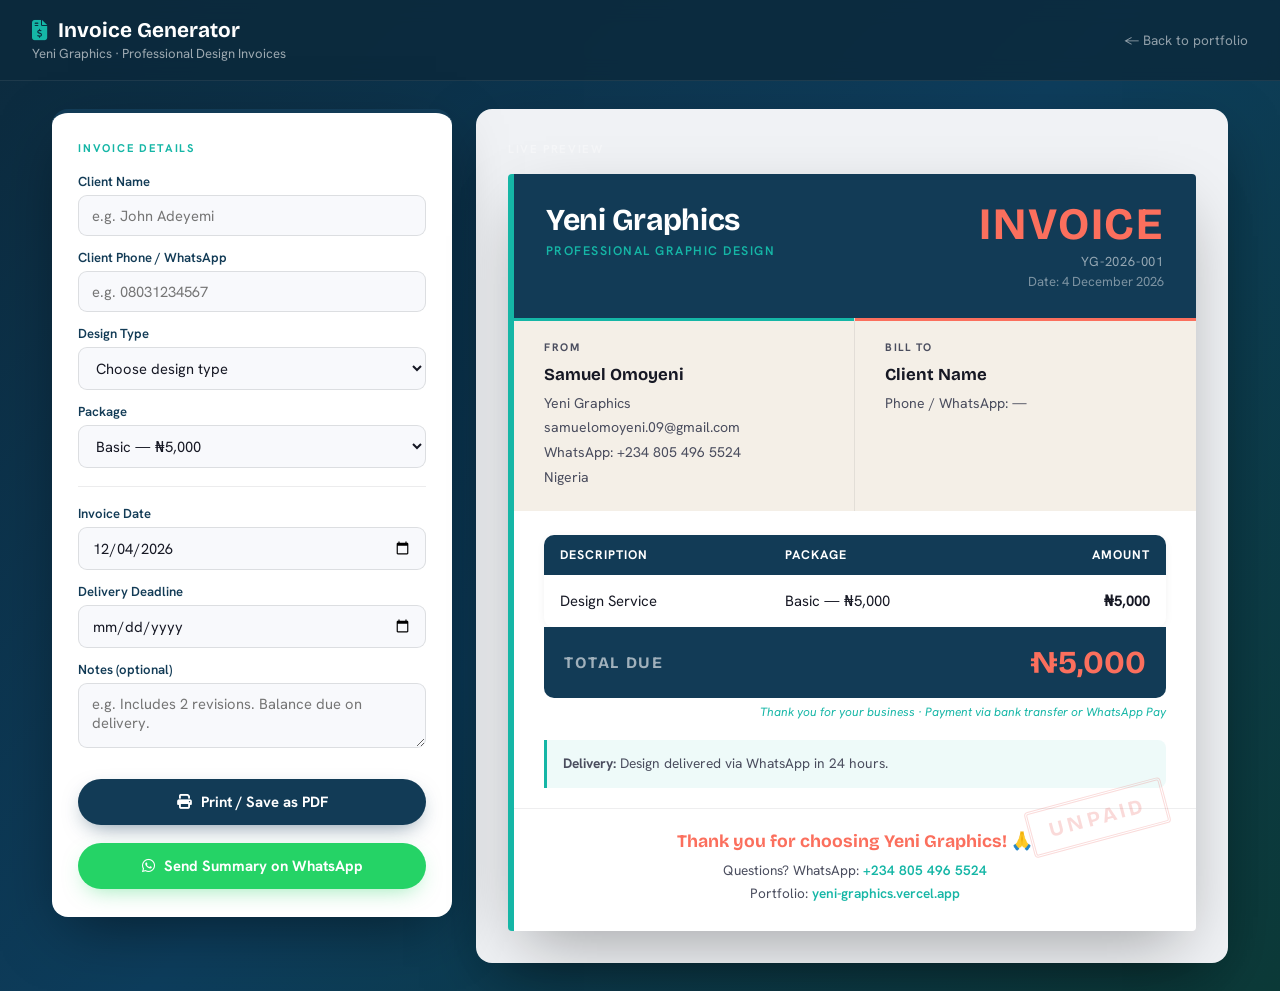
<file: invoice.html>
<!DOCTYPE html>
<html lang="en">
<head>
<meta charset="UTF-8"/>
<meta name="viewport" content="width=device-width,initial-scale=1.0"/>
<title>Invoice Generator — Yeni Graphics</title>
<link rel="icon" href="/images/logo.png" />
<link rel="apple-touch-icon" href="/images/logo.png" />
<link href="https://fonts.googleapis.com/css2?family=Bricolage+Grotesque:opsz,wght@12..96,600;12..96,700&family=Hanken+Grotesk:wght@400;500;600&display=swap" rel="stylesheet"/>
<link rel="stylesheet" href="https://cdnjs.cloudflare.com/ajax/libs/font-awesome/6.4.2/css/all.min.css"/>
<style>
:root{--teal:#15b6a6;--coral:#fb6f5d;--navy:#123b56;--navy-deep:#0c2a3d;--cream:#f4efe7;--ink:#161824;--soft:#4a4d5e;}
*{margin:0;padding:0;box-sizing:border-box;}
body{font-family:'Hanken Grotesk',sans-serif;background:linear-gradient(135deg,var(--navy-deep) 0%,#0d3d5c 50%,#0c3a38 100%);color:var(--ink);min-height:100vh;}

/* ── Page Header ── */
header{
  background:rgba(12,42,61,.85);backdrop-filter:blur(10px);
  border-bottom:1px solid rgba(255,255,255,.08);
  color:#fff;padding:18px 32px;
  display:flex;justify-content:space-between;align-items:center;
}
header h1{font-family:'Bricolage Grotesque';font-size:1.3rem;font-weight:700;display:flex;align-items:center;gap:10px;}
header h1 i{color:var(--teal);}
header p{opacity:.6;font-size:.82rem;margin-top:2px;}
header a{color:rgba(255,255,255,.55);font-size:.85rem;text-decoration:none;transition:.2s;}
header a:hover{color:var(--coral);}

/* ── Layout ── */
.layout{display:grid;grid-template-columns:400px 1fr;gap:24px;padding:28px 32px;max-width:1240px;margin:0 auto;}

/* ── Form Panel ── */
.form-panel{
  background:#fff;border-radius:16px;
  border-top:4px solid var(--navy);
  padding:28px 26px;
  box-shadow:0 20px 60px -16px rgba(0,0,0,.5);
  position:sticky;top:20px;height:fit-content;
}
.form-label{
  font-size:.7rem;font-weight:700;letter-spacing:.16em;text-transform:uppercase;
  color:var(--teal);margin-bottom:18px;display:block;
}
.field{margin-bottom:13px;}
.field label{display:block;font-weight:600;font-size:.82rem;margin-bottom:5px;color:var(--navy);}
.field input,.field select,.field textarea{
  width:100%;padding:10px 13px;border-radius:9px;
  border:1.6px solid rgba(22,24,36,.12);
  font-family:'Hanken Grotesk';font-size:.92rem;color:var(--ink);
  background:#f8f9fc;transition:border-color .2s,box-shadow .2s;
}
.field input:focus,.field select:focus,.field textarea:focus{
  outline:none;border-color:var(--teal);
  box-shadow:0 0 0 3px rgba(21,182,166,.12);
}
.field textarea{resize:vertical;min-height:65px;}
#customAmountWrap{display:none;}

.btn{
  width:100%;padding:13px;border-radius:50px;border:none;
  font-family:'Hanken Grotesk';font-weight:700;font-size:.93rem;
  cursor:pointer;transition:.22s;margin-top:8px;
  display:flex;align-items:center;justify-content:center;gap:9px;
}
.btn-navy{background:var(--navy);color:#fff;box-shadow:0 8px 22px -8px rgba(18,59,86,.6);}
.btn-navy:hover{background:var(--navy-deep);transform:translateY(-2px);box-shadow:0 14px 28px -8px rgba(18,59,86,.7);}
.btn-wa{background:#25d366;color:#fff;box-shadow:0 8px 22px -8px rgba(37,211,102,.5);}
.btn-wa:hover{background:#1da851;transform:translateY(-2px);}
.btn-row{display:flex;flex-direction:column;gap:10px;margin-top:18px;}
.divider{height:1px;background:rgba(22,24,36,.08);margin:18px 0;}

/* ── Preview Panel ── */
.preview-panel{
  background:#f0f2f5;border-radius:16px;
  padding:32px;
  box-shadow:0 20px 60px -16px rgba(0,0,0,.5);
}
.preview-label{
  font-size:.72rem;font-weight:700;letter-spacing:.14em;text-transform:uppercase;
  color:rgba(255,255,255,.4);margin-bottom:18px;display:block;
}

/* ── Invoice Card ── */
.invoice{
  background:#fff;
  border-radius:4px;
  box-shadow:0 24px 64px -16px rgba(0,0,0,.35);
  overflow:hidden;position:relative;
  border-left:6px solid var(--teal);
}

/* Invoice Header Band */
.inv-head{
  background:var(--navy);
  padding:28px 32px;
  display:flex;justify-content:space-between;align-items:flex-start;
}
.inv-brand .name{
  font-family:'Bricolage Grotesque';font-size:1.9rem;font-weight:700;
  color:#fff;letter-spacing:-.01em;
}
.inv-brand .sub{
  font-size:.78rem;color:var(--teal);letter-spacing:.12em;
  text-transform:uppercase;margin-top:5px;font-weight:600;
}
.inv-meta{text-align:right;}
.inv-title{
  font-family:'Bricolage Grotesque';font-size:2.8rem;font-weight:700;
  color:var(--coral);line-height:1;letter-spacing:.04em;
}
.inv-num{font-size:.82rem;color:rgba(255,255,255,.55);margin-top:6px;letter-spacing:.06em;}
.inv-date{font-size:.82rem;color:rgba(255,255,255,.45);margin-top:3px;}

/* Parties */
.inv-parties{
  display:grid;grid-template-columns:1fr 1fr;gap:0;
  background:var(--cream);
}
.inv-from,.inv-to{
  padding:22px 30px;
  position:relative;
}
.inv-from{border-right:1px solid rgba(22,24,36,.08);}
.inv-from::before,.inv-to::before{
  content:'';position:absolute;top:0;left:0;right:0;height:3px;
}
.inv-from::before{background:var(--teal);}
.inv-to::before{background:var(--coral);}
.inv-from h4,.inv-to h4{
  font-size:.68rem;font-weight:700;letter-spacing:.14em;
  text-transform:uppercase;color:var(--soft);margin-bottom:10px;
}
.inv-from strong,.inv-to strong{
  font-family:'Bricolage Grotesque';font-size:1.05rem;
  display:block;margin-bottom:6px;color:var(--ink);
}
.inv-from p,.inv-to p{font-size:.88rem;line-height:1.75;color:var(--soft);}

/* Table */
.inv-table-wrap{padding:24px 30px 0;}
table.inv-table{width:100%;border-collapse:separate;border-spacing:0;border-radius:10px;overflow:hidden;box-shadow:0 2px 12px -4px rgba(22,24,36,.12);}
.inv-table thead tr th{
  background:var(--navy);color:#fff;
  padding:12px 16px;font-size:.78rem;font-weight:700;
  letter-spacing:.08em;text-transform:uppercase;text-align:left;
}
.inv-table thead tr th:last-child{text-align:right;}
.inv-table tbody tr td{
  padding:16px 16px;font-size:.93rem;
  border-bottom:1px solid rgba(22,24,36,.06);
  background:#fff;
}
.inv-table tbody tr:nth-child(even) td{background:rgba(244,239,231,.5);}
.inv-table tbody tr:last-child td{border-bottom:none;}
.inv-table .amount{text-align:right;font-weight:700;color:var(--ink);}

/* Total Box */
.inv-total-box{
  background:var(--navy);
  margin:0 30px 0;
  border-radius:0 0 10px 10px;
  padding:16px 20px;
  display:flex;justify-content:space-between;align-items:center;
}
.inv-total-label{
  font-family:'Bricolage Grotesque';font-size:1rem;font-weight:700;
  color:rgba(255,255,255,.6);letter-spacing:.1em;text-transform:uppercase;
}
.inv-total-amount{
  font-family:'Bricolage Grotesque';font-size:2rem;font-weight:700;color:var(--coral);
}
.inv-total-sub{
  font-size:.75rem;color:var(--teal);text-align:right;
  padding:0 30px;margin-bottom:20px;margin-top:6px;font-style:italic;
}

/* Note */
.inv-note{
  margin:0 30px 20px;
  background:rgba(21,182,166,.07);
  border-left:3px solid var(--teal);
  padding:12px 16px;border-radius:0 8px 8px 0;
  font-size:.86rem;color:var(--soft);line-height:1.7;
}

/* UNPAID Stamp */
.inv-stamp{
  position:absolute;bottom:90px;right:28px;
  border:3px double #e53935;
  color:#e53935;
  font-family:'Bricolage Grotesque';font-size:1.3rem;font-weight:700;
  letter-spacing:.18em;text-transform:uppercase;
  padding:8px 18px;border-radius:4px;
  transform:rotate(-15deg);
  opacity:.18;pointer-events:none;
}

/* Footer */
.inv-foot{
  text-align:center;padding:22px 30px 26px;
  border-top:1px solid rgba(22,24,36,.07);
  margin-top:4px;
}
.inv-foot .thanks{
  font-family:'Bricolage Grotesque';font-size:1.1rem;font-weight:700;
  color:var(--coral);margin-bottom:7px;
}
.inv-foot p{font-size:.85rem;color:var(--soft);line-height:1.7;}
.inv-foot a{color:var(--teal);text-decoration:none;font-weight:600;}

/* ── Print ── */
@media print{
  .no-print{display:none !important;}
  body{background:#fff;}
  .layout{display:block;padding:0;}
  .preview-panel{box-shadow:none;padding:0;border-radius:0;background:#fff;}
  .form-panel{display:none;}
  .preview-label{display:none;}
  .invoice{box-shadow:none;border-left:6px solid var(--teal);}
}

/* ── Responsive ── */
@media(max-width:960px){
  .layout{grid-template-columns:1fr;padding:20px;}
  .form-panel{position:static;}
}
@media(max-width:560px){
  .inv-parties{grid-template-columns:1fr;}
  .inv-from{border-right:none;border-bottom:1px solid rgba(22,24,36,.08);}
  .inv-head{flex-direction:column;gap:16px;}
  .inv-meta{text-align:left;}
}
</style>
</head>
<body>

<header class="no-print">
  <div>
    <h1><i class="fa-solid fa-file-invoice-dollar"></i> Invoice Generator</h1>
    <p>Yeni Graphics · Professional Design Invoices</p>
  </div>
  <a href="https://yeni-graphics.vercel.app">← Back to portfolio</a>
</header>

<div class="layout">

  <!-- ══ FORM ══ -->
  <div class="form-panel no-print">
    <span class="form-label">Invoice Details</span>

    <div class="field">
      <label>Client Name</label>
      <input type="text" id="cName" placeholder="e.g. John Adeyemi" oninput="liveUpdate()"/>
    </div>
    <div class="field">
      <label>Client Phone / WhatsApp</label>
      <input type="tel" id="cPhone" placeholder="e.g. 08031234567" oninput="liveUpdate()"/>
    </div>
    <div class="field">
      <label>Design Type</label>
      <select id="cType" onchange="liveUpdate()">
        <option value="Design Service">Choose design type</option>
        <option>Business Flyer</option>
        <option>Church Program</option>
        <option>Birthday Design</option>
        <option>Menu / Price List</option>
        <option>Social Media Design</option>
        <option>Logo / Branding</option>
        <option>Other</option>
      </select>
    </div>
    <div class="field">
      <label>Package</label>
      <select id="cPackage" onchange="packageChange()">
        <option value="Basic — ₦5,000" data-amount="5000">Basic — ₦5,000</option>
        <option value="Standard — ₦10,000" data-amount="10000">Standard — ₦10,000</option>
        <option value="Premium — ₦20,000" data-amount="20000">Premium — ₦20,000</option>
        <option value="Custom" data-amount="">Custom</option>
      </select>
    </div>
    <div class="field" id="customAmountWrap">
      <label>Custom Amount (₦)</label>
      <input type="number" id="cCustomAmt" placeholder="e.g. 15000" oninput="liveUpdate()"/>
    </div>

    <div class="divider"></div>

    <div class="field">
      <label>Invoice Date</label>
      <input type="date" id="cDate" oninput="liveUpdate()"/>
    </div>
    <div class="field">
      <label>Delivery Deadline</label>
      <input type="date" id="cDeadline" oninput="liveUpdate()"/>
    </div>
    <div class="field">
      <label>Notes (optional)</label>
      <textarea id="cNotes" placeholder="e.g. Includes 2 revisions. Balance due on delivery." oninput="liveUpdate()"></textarea>
    </div>

    <div class="btn-row">
      <button class="btn btn-navy" onclick="window.print()">
        <i class="fa-solid fa-print"></i> Print / Save as PDF
      </button>
      <button class="btn btn-wa" onclick="sendWA()">
        <i class="fa-brands fa-whatsapp"></i> Send Summary on WhatsApp
      </button>
    </div>
  </div>

  <!-- ══ INVOICE PREVIEW ══ -->
  <div class="preview-panel">
    <span class="preview-label no-print">Live Preview</span>

    <div class="invoice" id="invoicePreview">

      <!-- Header Band -->
      <div class="inv-head">
        <div class="inv-brand">
          <div class="name">Yeni Graphics</div>
          <div class="sub">Professional Graphic Design</div>
        </div>
        <div class="inv-meta">
          <div class="inv-title">INVOICE</div>
          <div class="inv-num" id="invNum">YG-2026-001</div>
          <div class="inv-date" id="invDate">Date: —</div>
        </div>
      </div>

      <!-- Parties -->
      <div class="inv-parties">
        <div class="inv-from">
          <h4>From</h4>
          <strong>Samuel Omoyeni</strong>
          <p>Yeni Graphics<br/>samuelomoyeni.09@gmail.com<br/>WhatsApp: +234 805 496 5524<br/>Nigeria</p>
        </div>
        <div class="inv-to">
          <h4>Bill To</h4>
          <strong id="previewName">Client Name</strong>
          <p id="previewContact">Phone / WhatsApp: —</p>
        </div>
      </div>

      <!-- Items Table -->
      <div class="inv-table-wrap">
        <table class="inv-table">
          <thead>
            <tr>
              <th>Description</th>
              <th>Package</th>
              <th style="text-align:right">Amount</th>
            </tr>
          </thead>
          <tbody>
            <tr>
              <td id="previewType">Design Service</td>
              <td id="previewPkg">Basic</td>
              <td class="amount" id="previewAmt">₦5,000</td>
            </tr>
          </tbody>
        </table>
      </div>

      <!-- Total Box -->
      <div class="inv-total-box">
        <div class="inv-total-label">Total Due</div>
        <div class="inv-total-amount" id="previewTotal">₦5,000</div>
      </div>
      <div class="inv-total-sub">Thank you for your business · Payment via bank transfer or WhatsApp Pay</div>

      <!-- Note -->
      <div class="inv-note" id="invNoteWrap">
        <strong>Delivery:</strong> Design delivered via WhatsApp in 24 hours.<br/>
        <span id="deadlineNote"></span>
        <span id="customNote"></span>
      </div>

      <!-- UNPAID Stamp -->
      <div class="inv-stamp">UNPAID</div>

      <!-- Footer -->
      <div class="inv-foot">
        <div class="thanks">Thank you for choosing Yeni Graphics! 🙏</div>
        <p>
          Questions? WhatsApp: <a href="https://wa.me/2348054965524">+234 805 496 5524</a><br/>
          Portfolio: <a href="https://yeni-graphics.vercel.app">yeni-graphics.vercel.app</a>
        </p>
      </div>

    </div><!-- /invoice -->
  </div><!-- /preview-panel -->

</div><!-- /layout -->

<script>
let invoiceCount = parseInt(localStorage.getItem('yg-invoice-count') || '0') + 1;
localStorage.setItem('yg-invoice-count', invoiceCount);
const pad = n => String(n).padStart(3,'0');
const year = new Date().getFullYear();
document.getElementById('invNum').textContent = `YG-${year}-${pad(invoiceCount)}`;

const today = new Date().toISOString().split('T')[0];
document.getElementById('cDate').value = today;
updateDate();

function fmt(dateStr){ if(!dateStr) return '—'; const d=new Date(dateStr+'T00:00:00'); return d.toLocaleDateString('en-NG',{day:'numeric',month:'long',year:'numeric'}); }
function fmtMoney(n){ return '₦' + Number(n).toLocaleString('en-NG'); }

function updateDate(){
  const v = document.getElementById('cDate').value;
  document.getElementById('invDate').textContent = 'Date: ' + fmt(v);
}

function packageChange(){
  const sel = document.getElementById('cPackage');
  const opt = sel.options[sel.selectedIndex];
  const wrap = document.getElementById('customAmountWrap');
  wrap.style.display = opt.value === 'Custom' ? 'block' : 'none';
  liveUpdate();
}

function getAmount(){
  const sel = document.getElementById('cPackage');
  const opt = sel.options[sel.selectedIndex];
  if(opt.value === 'Custom'){
    return parseInt(document.getElementById('cCustomAmt').value) || 0;
  }
  return parseInt(opt.dataset.amount) || 0;
}

function liveUpdate(){
  const name = document.getElementById('cName').value || 'Client Name';
  const phone = document.getElementById('cPhone').value || '—';
  const type = document.getElementById('cType').value || 'Design Service';
  const pkg = document.getElementById('cPackage').value;
  const amt = getAmount();
  const deadline = document.getElementById('cDeadline').value;
  const notes = document.getElementById('cNotes').value;

  document.getElementById('previewName').textContent = name;
  document.getElementById('previewContact').textContent = 'Phone / WhatsApp: ' + phone;
  document.getElementById('previewType').textContent = type;
  document.getElementById('previewPkg').textContent = pkg;
  document.getElementById('previewAmt').textContent = fmtMoney(amt);
  document.getElementById('previewTotal').textContent = fmtMoney(amt);

  const deadlineEl = document.getElementById('deadlineNote');
  deadlineEl.textContent = deadline ? 'Delivery deadline: ' + fmt(deadline) + '.' : '';

  const noteEl = document.getElementById('customNote');
  noteEl.textContent = notes ? ' ' + notes : '';

  updateDate();
}

function sendWA(){
  const name = document.getElementById('cName').value || 'Client';
  const type = document.getElementById('cType').value;
  const pkg = document.getElementById('cPackage').value;
  const amt = getAmount();
  const date = document.getElementById('cDate').value;
  const num = document.getElementById('invNum').textContent;
  const msg = `Hello ${name}! 👋\n\nHere is your invoice summary from Yeni Graphics:\n\n📄 Invoice: ${num}\n📅 Date: ${fmt(date)}\n🎨 Service: ${type}\n📦 Package: ${pkg}\n💰 Amount: ${fmtMoney(amt)}\n\nThank you for choosing Yeni Graphics! 🙏\nPortfolio: https://yeni-graphics.vercel.app`;
  window.open('https://wa.me/' + document.getElementById('cPhone').value.replace(/\D/g,'') + '?text=' + encodeURIComponent(msg), '_blank');
}

liveUpdate();
</script>
</body>
</html>
</file>
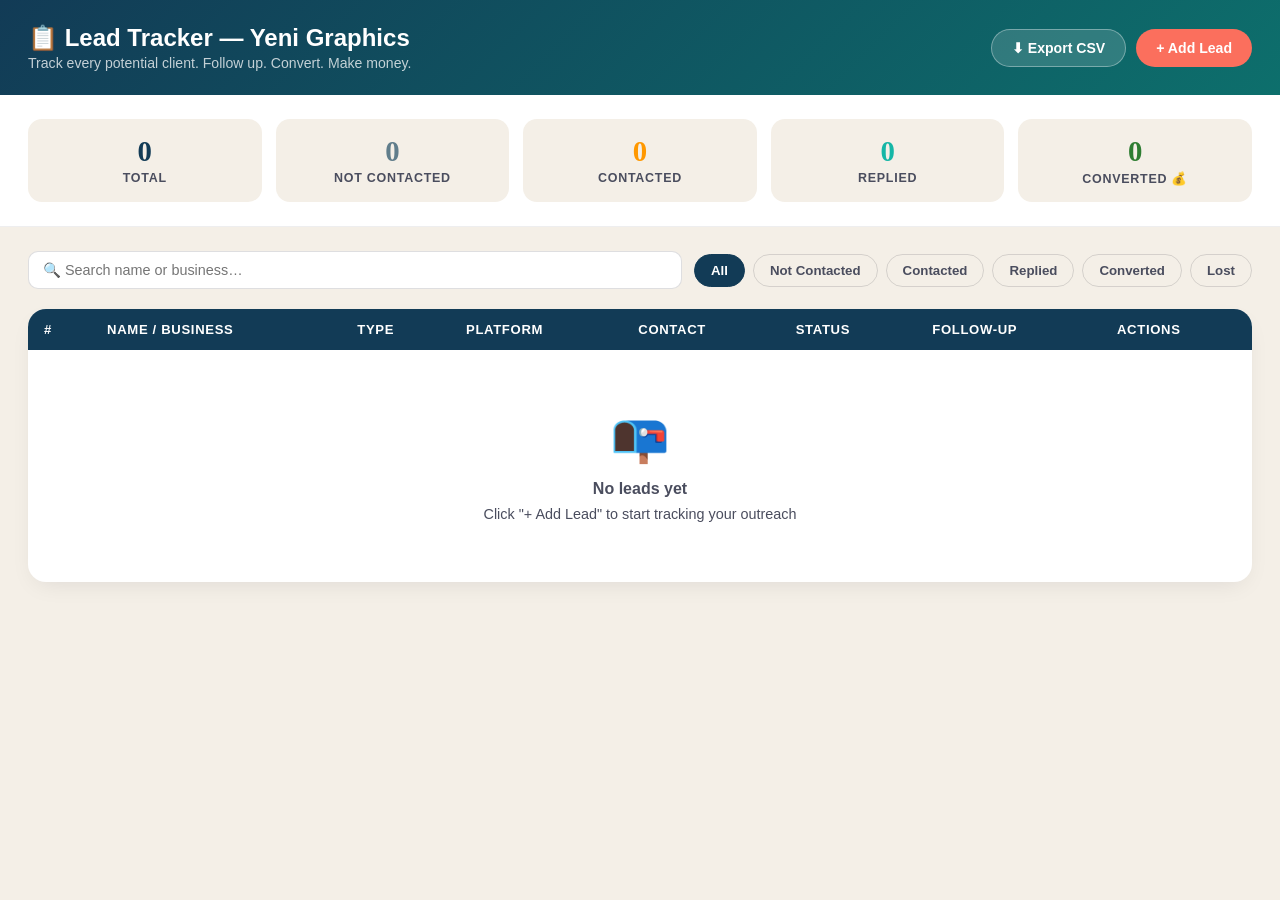
<file: lead_tracker.html>
<!DOCTYPE html>
<html lang="en">
<head>
<meta charset="UTF-8"/>
<meta name="viewport" content="width=device-width,initial-scale=1.0"/>
<title>Yeni Graphics — Lead Tracker</title>
<link rel="icon" href="/images/logo.png" />
<link rel="apple-touch-icon" href="/images/logo.png" />
<style>
:root{--teal:#15b6a6;--coral:#fb6f5d;--navy:#123b56;--cream:#f4efe7;--ink:#161824;--soft:#4a4d5e;}
*{margin:0;padding:0;box-sizing:border-box;}
body{font-family:'Segoe UI',sans-serif;background:var(--cream);color:var(--ink);min-height:100vh;}
header{background:linear-gradient(135deg,var(--navy),#0d6f6c);color:#fff;padding:24px 28px;display:flex;justify-content:space-between;align-items:center;flex-wrap:wrap;gap:14px;}
header h1{font-size:1.5rem;font-weight:700;}
header p{opacity:.75;font-size:.88rem;margin-top:3px;}
.header-btns{display:flex;gap:10px;}
.btn{padding:10px 20px;border-radius:50px;border:none;font-weight:600;font-size:.88rem;cursor:pointer;transition:.2s;}
.btn-coral{background:var(--coral);color:#fff;}
.btn-coral:hover{background:#e8523f;transform:translateY(-2px);}
.btn-outline{background:rgba(255,255,255,.15);color:#fff;border:1.5px solid rgba(255,255,255,.35);}
.btn-outline:hover{background:rgba(255,255,255,.25);}
.stats{display:grid;grid-template-columns:repeat(5,1fr);gap:14px;padding:24px 28px;background:#fff;border-bottom:1px solid rgba(22,24,36,.07);}
.stat{text-align:center;padding:16px 10px;border-radius:14px;background:var(--cream);}
.stat .n{font-size:1.8rem;font-weight:700;font-family:'Georgia',serif;}
.stat .l{font-size:.78rem;color:var(--soft);margin-top:3px;font-weight:600;text-transform:uppercase;letter-spacing:.06em;}
.stat.s-all .n{color:var(--navy);}
.stat.s-new .n{color:#607d8b;}
.stat.s-contacted .n{color:#ff9800;}
.stat.s-replied .n{color:var(--teal);}
.stat.s-converted .n{color:#2e7d32;}
.main{padding:24px 28px;}
.toolbar{display:flex;gap:12px;margin-bottom:20px;flex-wrap:wrap;align-items:center;}
.toolbar input,.toolbar select{
  padding:10px 14px;border-radius:10px;border:1.6px solid rgba(22,24,36,.14);
  font-size:.9rem;background:#fff;color:var(--ink);font-family:'Segoe UI',sans-serif;}
.toolbar input{flex:1;min-width:180px;}
.filter-btns{display:flex;gap:8px;flex-wrap:wrap;}
.fb{padding:8px 16px;border-radius:50px;border:1.5px solid rgba(22,24,36,.14);
  background:transparent;color:var(--soft);font-size:.83rem;font-weight:600;cursor:pointer;transition:.2s;}
.fb.active,.fb:hover{background:var(--navy);color:#fff;border-color:var(--navy);}
.table-wrap{background:#fff;border-radius:18px;overflow:hidden;box-shadow:0 8px 24px -8px rgba(22,24,36,.1);}
table{width:100%;border-collapse:collapse;}
th{background:var(--navy);color:#fff;padding:13px 16px;text-align:left;font-size:.82rem;letter-spacing:.05em;text-transform:uppercase;font-weight:600;}
td{padding:13px 16px;font-size:.91rem;border-bottom:1px solid rgba(22,24,36,.06);vertical-align:middle;}
tr:last-child td{border-bottom:none;}
tr:hover td{background:rgba(21,182,166,.04);}
.badge{display:inline-block;padding:4px 11px;border-radius:50px;font-size:.76rem;font-weight:700;}
.b-new{background:#e3f2fd;color:#1565c0;}
.b-contacted{background:#fff3e0;color:#e65100;}
.b-replied{background:#e0f2f1;color:#00695c;}
.b-converted{background:#e8f5e9;color:#2e7d32;}
.b-lost{background:#fce4ec;color:#c62828;}
.actions{display:flex;gap:8px;}
.act-btn{padding:6px 12px;border-radius:8px;border:none;font-size:.8rem;font-weight:600;cursor:pointer;transition:.2s;}
.act-edit{background:#e3f2fd;color:#1565c0;}
.act-edit:hover{background:#1565c0;color:#fff;}
.act-del{background:#fce4ec;color:#c62828;}
.act-del:hover{background:#c62828;color:#fff;}
.act-wa{background:#e8f5e9;color:#2e7d32;}
.act-wa:hover{background:#25d366;color:#fff;}
.empty{text-align:center;padding:60px 20px;color:var(--soft);}
.empty .em-icon{font-size:3rem;margin-bottom:14px;}
/* MODAL */
.overlay{position:fixed;inset:0;background:rgba(12,28,40,.6);z-index:100;display:none;align-items:center;justify-content:center;padding:20px;}
.overlay.open{display:flex;}
.modal{background:#fff;border-radius:22px;padding:30px;width:100%;max-width:520px;max-height:90vh;overflow-y:auto;}
.modal h2{font-size:1.2rem;font-weight:700;margin-bottom:20px;color:var(--navy);}
.field{margin-bottom:16px;}
.field label{display:block;font-size:.85rem;font-weight:600;margin-bottom:6px;color:var(--ink);}
.field input,.field select,.field textarea{
  width:100%;padding:11px 13px;border-radius:10px;
  border:1.6px solid rgba(22,24,36,.14);font-size:.92rem;
  font-family:'Segoe UI',sans-serif;color:var(--ink);}
.field input:focus,.field select:focus,.field textarea:focus{outline:none;border-color:var(--teal);}
.field textarea{resize:vertical;min-height:80px;}
.modal-btns{display:flex;gap:12px;justify-content:flex-end;margin-top:20px;}
.btn-cancel{background:var(--cream);color:var(--soft);border:1.5px solid rgba(22,24,36,.14);}
.btn-cancel:hover{background:rgba(22,24,36,.08);}
@media(max-width:700px){
  .stats{grid-template-columns:repeat(2,1fr);}
  table{font-size:.82rem;}
  th,td{padding:10px 10px;}
}
.reminder-bar{
  display:flex;align-items:center;gap:12px;padding:14px 28px;
  background:linear-gradient(135deg,#e65100,#fb6f5d);color:#fff;
  font-weight:600;font-size:.92rem;flex-wrap:wrap;
}
.reminder-icon{font-size:1.2rem;}
.reminder-btn{
  padding:7px 16px;border-radius:50px;border:1.5px solid rgba(255,255,255,.5);
  background:rgba(255,255,255,.2);color:#fff;font-weight:700;font-size:.82rem;cursor:pointer;
  margin-left:auto;transition:.2s;
}
.reminder-btn:hover{background:rgba(255,255,255,.35);}
.reminder-close{
  width:28px;height:28px;border-radius:50%;border:none;
  background:rgba(255,255,255,.2);color:#fff;font-size:.9rem;cursor:pointer;
}
tr.due-today td{background:rgba(251,111,93,.07);}
</style>
</head>
<body>
<header>
  <div>
    <h1>📋 Lead Tracker — Yeni Graphics</h1>
    <p>Track every potential client. Follow up. Convert. Make money.</p>
  </div>
  <div class="header-btns">
    <button class="btn btn-outline" onclick="exportCSV()">⬇ Export CSV</button>
    <button class="btn btn-coral" onclick="openModal()">+ Add Lead</button>
  </div>
</header>

<div class="stats">
  <div class="stat s-all"><div class="n" id="s-all">0</div><div class="l">Total</div></div>
  <div class="stat s-new"><div class="n" id="s-new">0</div><div class="l">Not Contacted</div></div>
  <div class="stat s-contacted"><div class="n" id="s-contacted">0</div><div class="l">Contacted</div></div>
  <div class="stat s-replied"><div class="n" id="s-replied">0</div><div class="l">Replied</div></div>
  <div class="stat s-converted"><div class="n" id="s-converted">0</div><div class="l">Converted 💰</div></div>
</div>

<div class="reminder-bar" id="reminderBar" style="display:none">
  <span class="reminder-icon">🔔</span>
  <span id="reminderText"></span>
  <button onclick="filterDueToday()" class="reminder-btn">View them</button>
  <button onclick="document.getElementById('reminderBar').style.display='none'" class="reminder-close">✕</button>
</div>

<div class="main">
  <div class="toolbar">
    <input type="text" id="searchBox" placeholder="🔍 Search name or business…" oninput="render()"/>
    <div class="filter-btns">
      <button class="fb active" onclick="setFilter('all',this)">All</button>
      <button class="fb" onclick="setFilter('new',this)">Not Contacted</button>
      <button class="fb" onclick="setFilter('contacted',this)">Contacted</button>
      <button class="fb" onclick="setFilter('replied',this)">Replied</button>
      <button class="fb" onclick="setFilter('converted',this)">Converted</button>
      <button class="fb" onclick="setFilter('lost',this)">Lost</button>
    </div>
  </div>

  <div class="table-wrap">
    <table>
      <thead>
        <tr>
          <th>#</th>
          <th>Name / Business</th>
          <th>Type</th>
          <th>Platform</th>
          <th>Contact</th>
          <th>Status</th>
          <th>Follow-up</th>
          <th>Actions</th>
        </tr>
      </thead>
      <tbody id="tbody"></tbody>
    </table>
    <div class="empty" id="empty" style="display:none">
      <div class="em-icon">📭</div>
      <strong>No leads yet</strong>
      <p style="margin-top:8px;font-size:.9rem">Click "+ Add Lead" to start tracking your outreach</p>
    </div>
  </div>
</div>

<!-- MODAL -->
<div class="overlay" id="overlay">
  <div class="modal">
    <h2 id="modalTitle">Add New Lead</h2>
    <div class="field"><label>Client / Business Name *</label><input id="f-name" placeholder="e.g. Joy's Hairlux"/></div>
    <div class="field"><label>Contact Person</label><input id="f-contact" placeholder="e.g. Joy Adeyemi"/></div>
    <div class="field"><label>WhatsApp / Phone</label><input id="f-phone" placeholder="e.g. 0803 000 0000"/></div>
    <div class="field">
      <label>Business Type</label>
      <select id="f-type">
        <option value="">Select type</option>
        <option>Salon / Beauty</option>
        <option>Restaurant / Food</option>
        <option>Church / Ministry</option>
        <option>Event Planner</option>
        <option>Fashion / Clothing</option>
        <option>School / Tutorial</option>
        <option>Other Business</option>
      </select>
    </div>
    <div class="field">
      <label>Platform (where you found them)</label>
      <select id="f-platform">
        <option value="">Select platform</option>
        <option>Instagram</option>
        <option>Facebook</option>
        <option>WhatsApp</option>
        <option>Referral</option>
        <option>Walk-in</option>
        <option>Other</option>
      </select>
    </div>
    <div class="field">
      <label>Status</label>
      <select id="f-status">
        <option value="new">Not Contacted</option>
        <option value="contacted">Contacted</option>
        <option value="replied">Replied</option>
        <option value="converted">Converted 💰</option>
        <option value="lost">Lost / No Reply</option>
      </select>
    </div>
    <div class="field"><label>Follow-up Date</label><input type="date" id="f-followup"/></div>
    <div class="field"><label>Notes</label><textarea id="f-notes" placeholder="Any extra info — what they need, what was discussed, etc."></textarea></div>
    <div class="modal-btns">
      <button class="btn btn-cancel" onclick="closeModal()">Cancel</button>
      <button class="btn btn-coral" onclick="saveLead()">Save Lead</button>
    </div>
  </div>
</div>

<script>
let leads = JSON.parse(localStorage.getItem('yg-leads') || '[]');
let editId = null;
let currentFilter = 'all';

const STATUS_LABELS = {new:'Not Contacted',contacted:'Contacted',replied:'Replied',converted:'Converted',lost:'Lost'};
const STATUS_CLASS  = {new:'b-new',contacted:'b-contacted',replied:'b-replied',converted:'b-converted',lost:'b-lost'};

function save(){ localStorage.setItem('yg-leads', JSON.stringify(leads)); }

function updateStats(){
  const counts = {new:0,contacted:0,replied:0,converted:0,lost:0};
  leads.forEach(l => { if(counts[l.status]!==undefined) counts[l.status]++; });
  document.getElementById('s-all').textContent = leads.length;
  document.getElementById('s-new').textContent = counts.new;
  document.getElementById('s-contacted').textContent = counts.contacted;
  document.getElementById('s-replied').textContent = counts.replied;
  document.getElementById('s-converted').textContent = counts.converted;
}

function render(){
  const q = document.getElementById('searchBox').value.toLowerCase();
  let filtered = leads.filter(l => {
    const matchFilter = currentFilter === 'all' || l.status === currentFilter;
    const matchSearch = !q || l.name.toLowerCase().includes(q) || (l.contact||'').toLowerCase().includes(q);
    return matchFilter && matchSearch;
  });

  const tbody = document.getElementById('tbody');
  const empty = document.getElementById('empty');

  if(!filtered.length){ tbody.innerHTML=''; empty.style.display='block'; return; }
  empty.style.display='none';

  const todayStr = new Date().toISOString().split('T')[0];
  tbody.innerHTML = filtered.map((l,i) => {
    const isDue = l.followup && l.followup <= todayStr && l.status !== 'converted' && l.status !== 'lost';
    const followup = l.followup ? `<span style="font-size:.82rem;color:${new Date(l.followup)<new Date()?'#c62828':'#2e7d32'}">${l.followup}</span>` : '—';
    const waLink = l.phone ? `<button class="act-btn act-wa" onclick="window.open('https://wa.me/234${l.phone.replace(/^0/,'').replace(/\s/g,'')}','_blank')" title="Open WhatsApp">💬</button>` : '';
    return `<tr${isDue ? ' class="due-today"' : ''}>
      <td style="color:var(--soft);font-size:.82rem">${i+1}</td>
      <td><strong>${l.name}</strong>${l.contact?`<br><span style="font-size:.8rem;color:var(--soft)">${l.contact}</span>`:''}</td>
      <td style="font-size:.85rem">${l.type||'—'}</td>
      <td style="font-size:.85rem">${l.platform||'—'}</td>
      <td style="font-size:.85rem">${l.phone||'—'}</td>
      <td><span class="badge ${STATUS_CLASS[l.status]}">${STATUS_LABELS[l.status]}</span></td>
      <td>${followup}</td>
      <td><div class="actions">
        ${waLink}
        <button class="act-btn act-edit" onclick="openModal(${leads.indexOf(l)})">✏️</button>
        <button class="act-btn act-del" onclick="deleteLead(${leads.indexOf(l)})">🗑</button>
      </div></td>
    </tr>`;
  }).join('');
  updateStats();
  checkReminders();
}

function checkReminders(){
  const today = new Date().toISOString().split('T')[0];
  const due = leads.filter(l =>
    l.followup && l.followup <= today &&
    l.status !== 'converted' && l.status !== 'lost'
  );
  const bar = document.getElementById('reminderBar');
  const txt = document.getElementById('reminderText');
  if(due.length > 0){
    txt.textContent = due.length === 1
      ? '1 lead needs a follow-up today!'
      : due.length + ' leads need follow-ups today or are overdue!';
    bar.style.display = 'flex';
  } else {
    bar.style.display = 'none';
  }
}

function filterDueToday(){
  currentFilter = 'all';
  document.querySelectorAll('.fb').forEach(b => b.classList.remove('active'));
  document.querySelector('.fb').classList.add('active');
  document.getElementById('searchBox').value = '';
  render();
  document.getElementById('reminderBar').style.display = 'none';
}

function setFilter(f, btn){
  currentFilter = f;
  document.querySelectorAll('.fb').forEach(b=>b.classList.remove('active'));
  btn.classList.add('active');
  render();
}

function openModal(idx){
  editId = idx !== undefined ? idx : null;
  document.getElementById('modalTitle').textContent = editId !== null ? 'Edit Lead' : 'Add New Lead';
  const l = editId !== null ? leads[editId] : {};
  document.getElementById('f-name').value     = l.name     || '';
  document.getElementById('f-contact').value  = l.contact  || '';
  document.getElementById('f-phone').value    = l.phone    || '';
  document.getElementById('f-type').value     = l.type     || '';
  document.getElementById('f-platform').value = l.platform || '';
  document.getElementById('f-status').value   = l.status   || 'new';
  document.getElementById('f-followup').value = l.followup || '';
  document.getElementById('f-notes').value    = l.notes    || '';
  document.getElementById('overlay').classList.add('open');
}

function closeModal(){ document.getElementById('overlay').classList.remove('open'); }

function saveLead(){
  const name = document.getElementById('f-name').value.trim();
  if(!name){ alert('Please enter a name or business name.'); return; }
  const lead = {
    id: editId !== null ? leads[editId].id : Date.now(),
    name,
    contact:  document.getElementById('f-contact').value.trim(),
    phone:    document.getElementById('f-phone').value.trim(),
    type:     document.getElementById('f-type').value,
    platform: document.getElementById('f-platform').value,
    status:   document.getElementById('f-status').value,
    followup: document.getElementById('f-followup').value,
    notes:    document.getElementById('f-notes').value.trim(),
    added:    editId !== null ? leads[editId].added : new Date().toISOString().split('T')[0]
  };
  if(editId !== null) leads[editId] = lead;
  else leads.unshift(lead);
  save(); closeModal(); render(); updateStats();
}

function deleteLead(idx){
  if(!confirm(`Delete "${leads[idx].name}"?`)) return;
  leads.splice(idx,1); save(); render(); updateStats();
}

function exportCSV(){
  const headers = ['Name','Contact','Phone','Type','Platform','Status','Follow-up','Notes','Date Added'];
  const rows = leads.map(l => [l.name,l.contact,l.phone,l.type,l.platform,STATUS_LABELS[l.status],l.followup,l.notes,l.added].map(v=>`"${(v||'').replace(/"/g,'""')}"`));
  const csv = [headers, ...rows].map(r=>r.join(',')).join('\n');
  const a = document.createElement('a');
  a.href = 'data:text/csv;charset=utf-8,' + encodeURIComponent(csv);
  a.download = 'yeni-leads-' + new Date().toISOString().split('T')[0] + '.csv';
  a.click();
}

document.getElementById('overlay').addEventListener('click', e => {
  if(e.target === document.getElementById('overlay')) closeModal();
});

render(); updateStats();
</script>
</body>
</html>
</file>
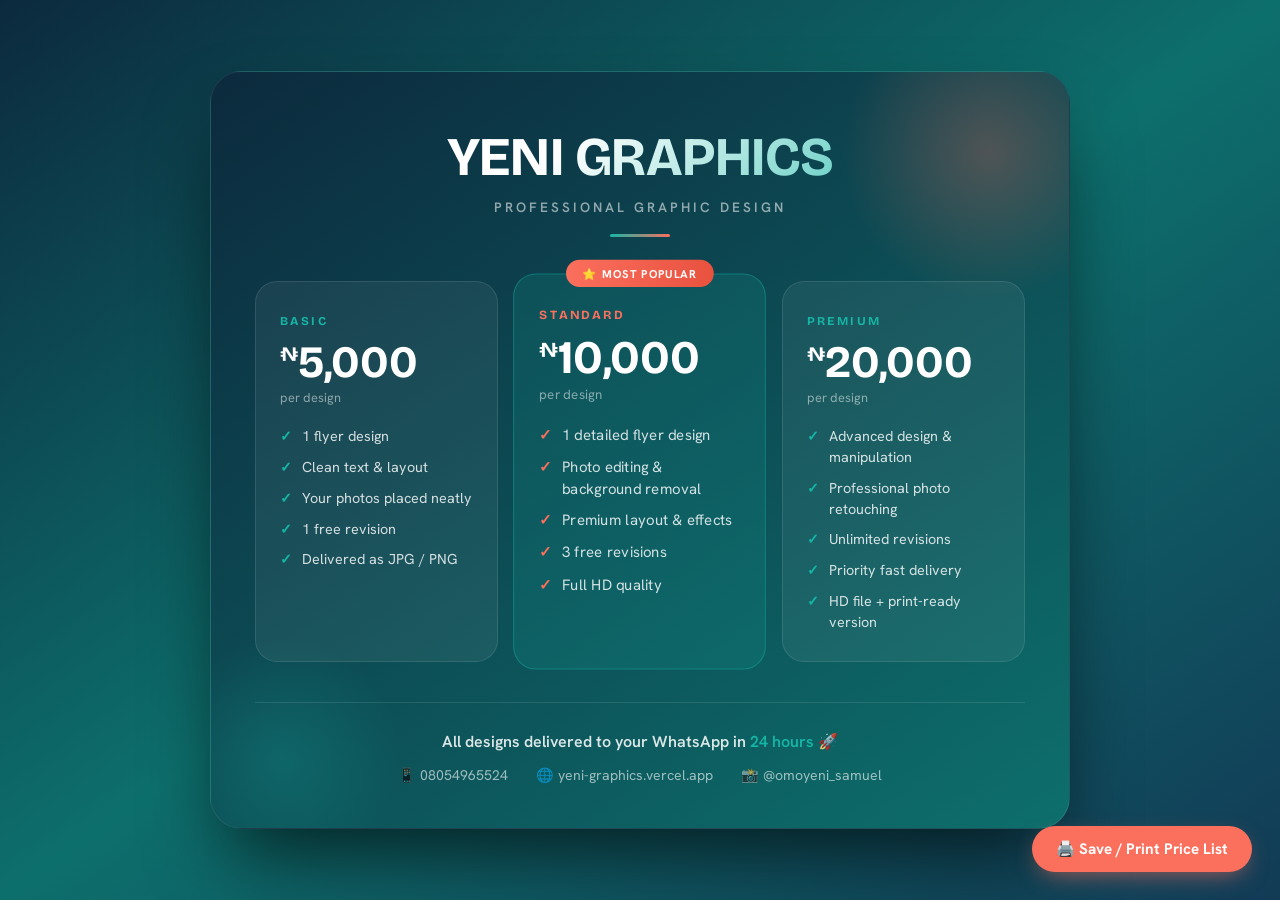
<file: pricelist.html>
<!DOCTYPE html>
<html lang="en">
<head>
<meta charset="UTF-8"/>
<meta name="viewport" content="width=device-width,initial-scale=1.0"/>
<title>Price List — Yeni Graphics</title>
<link rel="icon" href="/images/logo.png" />
<link rel="apple-touch-icon" href="/images/logo.png" />
<link href="https://fonts.googleapis.com/css2?family=Bricolage+Grotesque:opsz,wght@12..96,500;12..96,600;12..96,700&family=Hanken+Grotesk:wght@400;500;600;700&display=swap" rel="stylesheet"/>
<style>
*{margin:0;padding:0;box-sizing:border-box;}
body{
  font-family:'Hanken Grotesk',sans-serif;
  background:linear-gradient(145deg,#0c2a3d 0%,#0d6f6c 50%,#123b56 100%);
  min-height:100vh;display:flex;flex-direction:column;align-items:center;
  justify-content:center;padding:40px 20px;
  color:#fff;
}
.no-print-btn{
  position:fixed;bottom:28px;right:28px;z-index:10;
  background:#fb6f5d;color:#fff;border:none;border-radius:50px;
  padding:13px 24px;font-family:'Hanken Grotesk';font-weight:700;font-size:.95rem;
  cursor:pointer;box-shadow:0 8px 24px -8px rgba(251,111,93,.7);
  transition:.2s;display:flex;align-items:center;gap:8px;
}
.no-print-btn:hover{transform:translateY(-3px);box-shadow:0 14px 32px -8px rgba(251,111,93,.85);}

.flyer{
  max-width:860px;width:100%;
  background:linear-gradient(145deg,#0c2a3d 0%,#0d6f6c 100%);
  border-radius:32px;
  padding:52px 44px 44px;
  position:relative;overflow:hidden;
  box-shadow:0 40px 80px -20px rgba(0,0,0,.7);
  border:1px solid rgba(255,255,255,.08);
}

/* decorative circles */
.flyer::before{
  content:"";position:absolute;top:-80px;right:-80px;
  width:320px;height:320px;border-radius:50%;
  background:radial-gradient(circle,rgba(251,111,93,.28),transparent 65%);pointer-events:none;
}
.flyer::after{
  content:"";position:absolute;bottom:-60px;left:-60px;
  width:260px;height:260px;border-radius:50%;
  background:radial-gradient(circle,rgba(21,182,166,.22),transparent 65%);pointer-events:none;
}

.header{text-align:center;margin-bottom:44px;position:relative;z-index:1;}
.logo-text{
  font-family:'Bricolage Grotesque';font-size:clamp(2.4rem,6vw,3.4rem);
  font-weight:700;letter-spacing:-.01em;
  background:linear-gradient(135deg,#fff 40%,#15b6a6);
  -webkit-background-clip:text;-webkit-text-fill-color:transparent;background-clip:text;
}
.sub-text{
  font-size:.85rem;font-weight:600;letter-spacing:.22em;text-transform:uppercase;
  color:rgba(255,255,255,.55);margin-top:8px;
}
.divider-line{
  width:60px;height:3px;border-radius:3px;margin:18px auto 0;
  background:linear-gradient(90deg,#15b6a6,#fb6f5d);
}

.packages{display:grid;grid-template-columns:repeat(3,1fr);gap:20px;position:relative;z-index:1;}
.pkg{
  border-radius:22px;padding:32px 24px 28px;
  background:rgba(255,255,255,.06);
  border:1px solid rgba(255,255,255,.1);
  position:relative;transition:transform .3s ease,background .3s ease;
  display:flex;flex-direction:column;
}
.pkg:hover{transform:translateY(-8px);background:rgba(255,255,255,.1);}
.pkg.featured{
  background:rgba(21,182,166,.15);
  border-color:rgba(21,182,166,.4);
  transform:scale(1.04);
}
.pkg.featured:hover{transform:scale(1.04) translateY(-8px);}
.popular-badge{
  position:absolute;top:-14px;left:50%;transform:translateX(-50%);
  background:linear-gradient(90deg,#fb6f5d,#e8523f);
  color:#fff;font-size:.68rem;font-weight:700;
  letter-spacing:.1em;text-transform:uppercase;
  padding:6px 16px;border-radius:50px;white-space:nowrap;
}
.pkg-tier{
  font-family:'Bricolage Grotesque';font-size:.75rem;font-weight:700;
  letter-spacing:.2em;text-transform:uppercase;color:#15b6a6;margin-bottom:12px;
}
.pkg.featured .pkg-tier{color:#fb6f5d;}
.pkg-price{
  font-family:'Bricolage Grotesque';font-weight:700;
  font-size:clamp(2rem,4vw,2.8rem);line-height:1;margin-bottom:4px;color:#fff;
}
.pkg-price .cur{font-size:1.3rem;vertical-align:top;margin-top:5px;display:inline-block;}
.pkg-sub{font-size:.8rem;color:rgba(255,255,255,.5);margin-bottom:20px;}
.pkg-list{list-style:none;display:flex;flex-direction:column;gap:10px;flex:1;}
.pkg-list li{
  font-size:.9rem;color:rgba(255,255,255,.82);
  padding-left:22px;position:relative;line-height:1.45;
}
.pkg-list li::before{
  content:"✓";position:absolute;left:0;color:#15b6a6;font-weight:700;
}
.pkg.featured .pkg-list li::before{color:#fb6f5d;}

.footer{
  text-align:center;margin-top:40px;position:relative;z-index:1;
  border-top:1px solid rgba(255,255,255,.1);padding-top:28px;
}
.deliver-note{
  font-size:1rem;font-weight:600;color:rgba(255,255,255,.85);margin-bottom:14px;
}
.deliver-note span{color:#15b6a6;}
.contact-row{display:flex;justify-content:center;gap:28px;flex-wrap:wrap;}
.contact-row a{
  color:rgba(255,255,255,.6);font-size:.88rem;text-decoration:none;
  display:flex;align-items:center;gap:6px;transition:.2s;
}
.contact-row a:hover{color:#fb6f5d;}

@media(max-width:700px){
  .packages{grid-template-columns:1fr;}
  .pkg.featured{transform:none;}
  .flyer{padding:40px 22px 36px;border-radius:24px;}
  .no-print-btn{bottom:16px;right:16px;}
}
@media print{
  .no-print-btn{display:none;}
  body{background:#fff;padding:0;min-height:auto;}
  .flyer{border-radius:0;box-shadow:none;max-width:100%;padding:40px 32px 36px;}
}
</style>
</head>
<body>

<button class="no-print-btn" onclick="window.print()">🖨️ Save / Print Price List</button>

<div class="flyer">

  <div class="header">
    <div class="logo-text">YENI GRAPHICS</div>
    <div class="sub-text">Professional Graphic Design</div>
    <div class="divider-line"></div>
  </div>

  <div class="packages">

    <div class="pkg">
      <div class="pkg-tier">Basic</div>
      <div class="pkg-price"><span class="cur">₦</span>5,000</div>
      <div class="pkg-sub">per design</div>
      <ul class="pkg-list">
        <li>1 flyer design</li>
        <li>Clean text &amp; layout</li>
        <li>Your photos placed neatly</li>
        <li>1 free revision</li>
        <li>Delivered as JPG / PNG</li>
      </ul>
    </div>

    <div class="pkg featured">
      <div class="popular-badge">⭐ Most Popular</div>
      <div class="pkg-tier">Standard</div>
      <div class="pkg-price"><span class="cur">₦</span>10,000</div>
      <div class="pkg-sub">per design</div>
      <ul class="pkg-list">
        <li>1 detailed flyer design</li>
        <li>Photo editing &amp; background removal</li>
        <li>Premium layout &amp; effects</li>
        <li>3 free revisions</li>
        <li>Full HD quality</li>
      </ul>
    </div>

    <div class="pkg">
      <div class="pkg-tier">Premium</div>
      <div class="pkg-price"><span class="cur">₦</span>20,000</div>
      <div class="pkg-sub">per design</div>
      <ul class="pkg-list">
        <li>Advanced design &amp; manipulation</li>
        <li>Professional photo retouching</li>
        <li>Unlimited revisions</li>
        <li>Priority fast delivery</li>
        <li>HD file + print-ready version</li>
      </ul>
    </div>

  </div>

  <div class="footer">
    <div class="deliver-note">All designs delivered to your WhatsApp in <span>24 hours</span> 🚀</div>
    <div class="contact-row">
      <a href="https://wa.me/2348054965524">📱 08054965524</a>
      <a href="https://yeni-graphics.vercel.app">🌐 yeni-graphics.vercel.app</a>
      <a href="https://www.instagram.com/omoyeni_samuel">📸 @omoyeni_samuel</a>
    </div>
  </div>

</div>
</body>
</html>
</file>
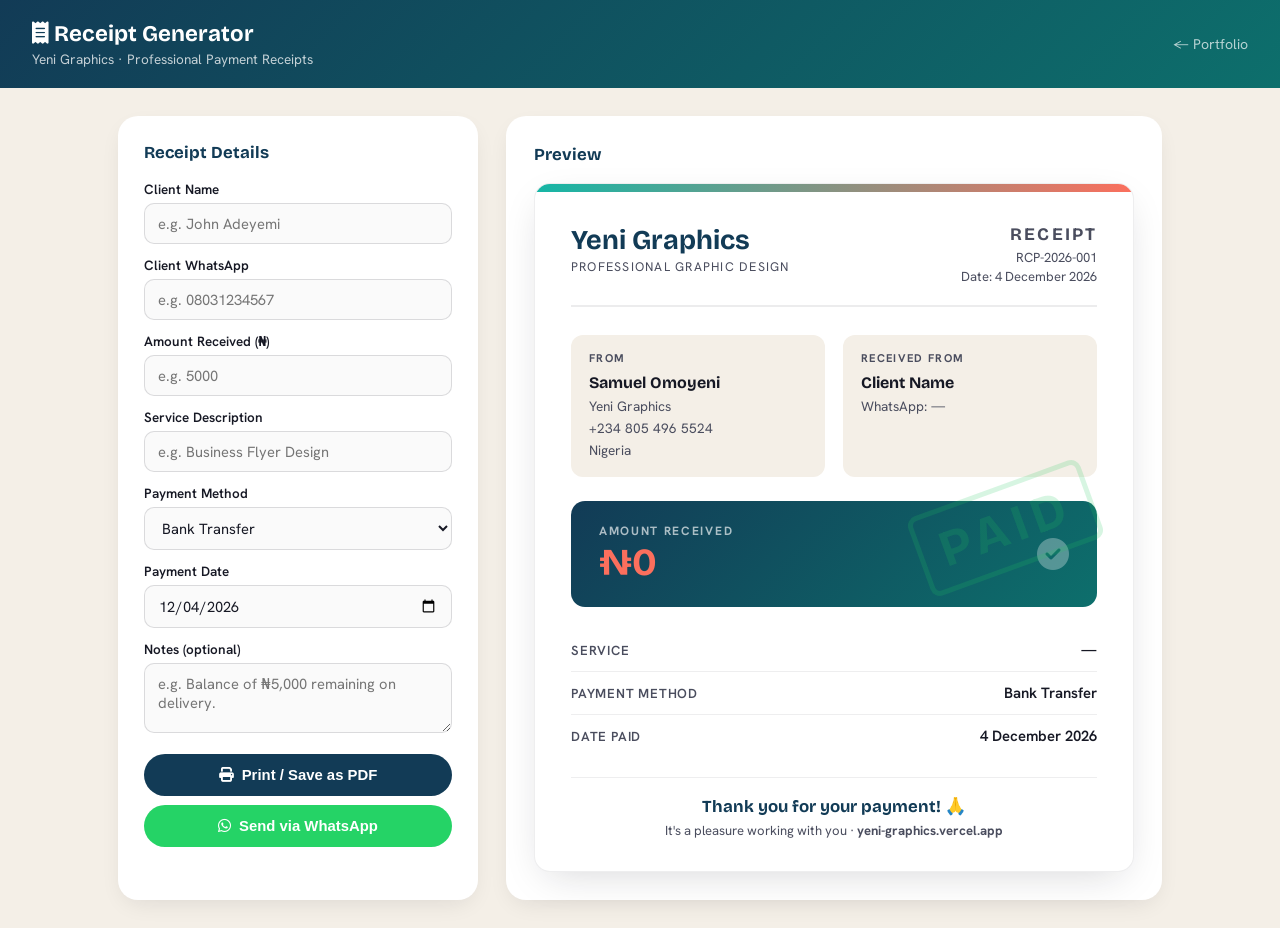
<file: receipt.html>
<!DOCTYPE html>
<html lang="en">
<head>
<meta charset="UTF-8"/>
<meta name="viewport" content="width=device-width,initial-scale=1.0"/>
<title>Receipt Generator — Yeni Graphics</title>
<link rel="icon" href="/images/logo.png" />
<link rel="apple-touch-icon" href="/images/logo.png" />
<link href="https://fonts.googleapis.com/css2?family=Bricolage+Grotesque:opsz,wght@12..96,600;12..96,700&family=Hanken+Grotesk:wght@400;500;600&display=swap" rel="stylesheet"/>
<link rel="stylesheet" href="https://cdnjs.cloudflare.com/ajax/libs/font-awesome/6.4.2/css/all.min.css"/>
<style>
:root{--teal:#15b6a6;--coral:#fb6f5d;--navy:#123b56;--cream:#f4efe7;--ink:#161824;--soft:#4a4d5e;}
*{margin:0;padding:0;box-sizing:border-box;}
body{font-family:'Hanken Grotesk',sans-serif;background:var(--cream);color:var(--ink);min-height:100vh;}
header{background:linear-gradient(135deg,var(--navy),#0d6f6c);color:#fff;padding:20px 32px;display:flex;justify-content:space-between;align-items:center;}
header h1{font-family:'Bricolage Grotesque';font-size:1.4rem;font-weight:700;}
header p{opacity:.75;font-size:.85rem;margin-top:3px;}
a.back{color:rgba(255,255,255,.7);font-size:.88rem;text-decoration:none;}
a.back:hover{color:#fff;}

.layout{display:grid;grid-template-columns:360px 1fr;gap:28px;padding:28px;max-width:1100px;margin:0 auto;}

/* Form */
.form-panel{background:#fff;border-radius:20px;padding:26px;box-shadow:0 8px 24px -8px rgba(22,24,36,.12);}
.form-panel h2{font-family:'Bricolage Grotesque';font-size:1.05rem;font-weight:700;margin-bottom:18px;color:var(--navy);}
.field{margin-bottom:13px;}
.field label{display:block;font-weight:600;font-size:.84rem;margin-bottom:5px;}
.field input,.field select,.field textarea{
  width:100%;padding:10px 13px;border-radius:10px;
  border:1.6px solid rgba(22,24,36,.14);
  font-family:'Hanken Grotesk';font-size:.92rem;color:var(--ink);
  background:#fafafa;transition:border-color .2s;
}
.field input:focus,.field select:focus,.field textarea:focus{outline:none;border-color:var(--teal);}
.field textarea{resize:vertical;min-height:70px;}
.btn-row{display:flex;flex-direction:column;gap:9px;margin-top:16px;}
.btn{width:100%;padding:13px;border-radius:50px;border:none;font-weight:700;font-size:.93rem;cursor:pointer;transition:.2s;display:flex;align-items:center;justify-content:center;gap:8px;}
.btn-navy{background:var(--navy);color:#fff;}
.btn-navy:hover{background:#0c2a3d;transform:translateY(-2px);}
.btn-wa{background:#25d366;color:#fff;}
.btn-wa:hover{background:#1da851;transform:translateY(-2px);}

/* Preview panel */
.preview-panel{background:#fff;border-radius:20px;padding:28px;box-shadow:0 8px 24px -8px rgba(22,24,36,.12);}
.preview-panel h2{font-family:'Bricolage Grotesque';font-size:1.05rem;font-weight:700;margin-bottom:18px;color:var(--navy);}

/* Receipt */
.receipt{
  background:#fff;border-radius:16px;
  box-shadow:0 12px 40px -12px rgba(22,24,36,.18);
  overflow:hidden;position:relative;max-width:600px;
  border:1px solid rgba(22,24,36,.07);
}
.receipt-accent{height:8px;background:linear-gradient(90deg,var(--teal),var(--coral));}
.receipt-body{padding:32px 36px;}

/* PAID stamp */
.paid-stamp{
  position:absolute;top:50%;right:36px;transform:translateY(-50%) rotate(-20deg);
  font-family:'Bricolage Grotesque';font-size:3.2rem;font-weight:700;
  color:rgba(34,197,94,.18);border:5px solid rgba(34,197,94,.18);
  padding:6px 18px;border-radius:10px;letter-spacing:.12em;pointer-events:none;
  white-space:nowrap;
}

.rcp-header{display:flex;justify-content:space-between;align-items:flex-start;margin-bottom:28px;padding-bottom:20px;border-bottom:2px solid rgba(22,24,36,.08);}
.rcp-brand .bname{font-family:'Bricolage Grotesque';font-size:1.7rem;font-weight:700;color:var(--navy);}
.rcp-brand .bsub{font-size:.78rem;letter-spacing:.1em;text-transform:uppercase;color:var(--soft);margin-top:3px;}
.rcp-meta{text-align:right;}
.rcp-title{font-family:'Bricolage Grotesque';font-size:1.1rem;font-weight:700;color:var(--soft);letter-spacing:.12em;text-transform:uppercase;}
.rcp-num{font-size:.82rem;color:var(--soft);margin-top:4px;}
.rcp-date{font-size:.82rem;color:var(--soft);margin-top:2px;}

.rcp-parties{display:grid;grid-template-columns:1fr 1fr;gap:18px;margin-bottom:24px;}
.rcp-party{background:var(--cream);border-radius:12px;padding:16px 18px;}
.rcp-party h4{font-size:.7rem;font-weight:700;letter-spacing:.12em;text-transform:uppercase;color:var(--soft);margin-bottom:8px;}
.rcp-party strong{font-family:'Bricolage Grotesque';font-size:1rem;display:block;margin-bottom:4px;}
.rcp-party p{font-size:.85rem;color:var(--soft);line-height:1.6;}

.amount-box{
  background:linear-gradient(135deg,var(--navy),#0d6f6c);
  border-radius:14px;padding:22px 28px;margin-bottom:22px;
  display:flex;align-items:center;justify-content:space-between;
}
.amount-box .alabel{font-size:.75rem;font-weight:700;letter-spacing:.14em;text-transform:uppercase;color:rgba(255,255,255,.65);}
.amount-box .avalue{font-family:'Bricolage Grotesque';font-size:2.4rem;font-weight:700;color:var(--coral);}

.rcp-rows{margin-bottom:20px;}
.rcp-row{display:flex;justify-content:space-between;align-items:center;padding:11px 0;border-bottom:1px solid rgba(22,24,36,.07);}
.rcp-row:last-child{border-bottom:none;}
.rcp-row .rl{font-size:.82rem;font-weight:600;color:var(--soft);text-transform:uppercase;letter-spacing:.06em;}
.rcp-row .rv{font-size:.93rem;color:var(--ink);font-weight:600;text-align:right;max-width:60%;}

.rcp-notes{background:rgba(21,182,166,.08);border-left:3px solid var(--teal);border-radius:0 10px 10px 0;padding:12px 16px;font-size:.88rem;color:var(--soft);line-height:1.6;margin-bottom:20px;}

.rcp-footer{text-align:center;padding-top:18px;border-top:1px solid rgba(22,24,36,.07);}
.rcp-thanks{font-family:'Bricolage Grotesque';font-size:1.05rem;color:var(--navy);font-weight:700;margin-bottom:5px;}
.rcp-footer p{font-size:.82rem;color:var(--soft);}

@media print{
  .no-print{display:none !important;}
  body{background:#fff;}
  .layout{grid-template-columns:1fr;padding:0;}
  .form-panel{display:none;}
  .preview-panel{box-shadow:none;padding:0;border-radius:0;}
  .receipt{box-shadow:none;max-width:100%;}
}
@media(max-width:900px){.layout{grid-template-columns:1fr;}}
</style>
</head>
<body>
<header class="no-print">
  <div>
    <h1><i class="fa-solid fa-receipt"></i> Receipt Generator</h1>
    <p>Yeni Graphics · Professional Payment Receipts</p>
  </div>
  <a href="https://yeni-graphics.vercel.app" class="back">← Portfolio</a>
</header>

<div class="layout">
  <!-- FORM -->
  <div class="form-panel no-print">
    <h2>Receipt Details</h2>
    <div class="field">
      <label>Client Name</label>
      <input type="text" id="rName" placeholder="e.g. John Adeyemi" oninput="liveUpdate()"/>
    </div>
    <div class="field">
      <label>Client WhatsApp</label>
      <input type="tel" id="rPhone" placeholder="e.g. 08031234567" oninput="liveUpdate()"/>
    </div>
    <div class="field">
      <label>Amount Received (₦)</label>
      <input type="number" id="rAmount" placeholder="e.g. 5000" oninput="liveUpdate()"/>
    </div>
    <div class="field">
      <label>Service Description</label>
      <input type="text" id="rService" placeholder="e.g. Business Flyer Design" oninput="liveUpdate()"/>
    </div>
    <div class="field">
      <label>Payment Method</label>
      <select id="rMethod" onchange="liveUpdate()">
        <option>Bank Transfer</option>
        <option>Cash</option>
        <option>WhatsApp Pay</option>
        <option>Other</option>
      </select>
    </div>
    <div class="field">
      <label>Payment Date</label>
      <input type="date" id="rDate" oninput="liveUpdate()"/>
    </div>
    <div class="field">
      <label>Notes (optional)</label>
      <textarea id="rNotes" placeholder="e.g. Balance of ₦5,000 remaining on delivery." oninput="liveUpdate()"></textarea>
    </div>
    <div class="btn-row">
      <button class="btn btn-navy" onclick="window.print()"><i class="fa-solid fa-print"></i> Print / Save as PDF</button>
      <button class="btn btn-wa" onclick="sendWA()"><i class="fa-brands fa-whatsapp"></i> Send via WhatsApp</button>
    </div>
  </div>

  <!-- RECEIPT PREVIEW -->
  <div class="preview-panel">
    <h2 class="no-print">Preview</h2>
    <div class="receipt">
      <div class="receipt-accent"></div>
      <div class="receipt-body">
        <div class="paid-stamp">PAID</div>

        <div class="rcp-header">
          <div class="rcp-brand">
            <div class="bname">Yeni Graphics</div>
            <div class="bsub">Professional Graphic Design</div>
          </div>
          <div class="rcp-meta">
            <div class="rcp-title">Receipt</div>
            <div class="rcp-num" id="rcpNum">RCP-2026-001</div>
            <div class="rcp-date" id="rcpDate">Date: —</div>
          </div>
        </div>

        <div class="rcp-parties">
          <div class="rcp-party">
            <h4>From</h4>
            <strong>Samuel Omoyeni</strong>
            <p>Yeni Graphics<br/>+234 805 496 5524<br/>Nigeria</p>
          </div>
          <div class="rcp-party">
            <h4>Received From</h4>
            <strong id="previewName">Client Name</strong>
            <p id="previewPhone">WhatsApp: —</p>
          </div>
        </div>

        <div class="amount-box">
          <div>
            <div class="alabel">Amount Received</div>
            <div class="avalue" id="previewAmount">₦0</div>
          </div>
          <i class="fa-solid fa-circle-check" style="font-size:2rem;color:rgba(255,255,255,.3)"></i>
        </div>

        <div class="rcp-rows">
          <div class="rcp-row">
            <span class="rl">Service</span>
            <span class="rv" id="previewService">—</span>
          </div>
          <div class="rcp-row">
            <span class="rl">Payment Method</span>
            <span class="rv" id="previewMethod">Bank Transfer</span>
          </div>
          <div class="rcp-row">
            <span class="rl">Date Paid</span>
            <span class="rv" id="previewDate">—</span>
          </div>
        </div>

        <div class="rcp-notes" id="notesWrap" style="display:none">
          <strong>Note:</strong> <span id="previewNotes"></span>
        </div>

        <div class="rcp-footer">
          <div class="rcp-thanks">Thank you for your payment! 🙏</div>
          <p>It's a pleasure working with you · <strong>yeni-graphics.vercel.app</strong></p>
        </div>
      </div>
    </div>
  </div>
</div>

<script>
// Auto-increment receipt number
let rcpCount = parseInt(localStorage.getItem('yg-receipt-count') || '0') + 1;
localStorage.setItem('yg-receipt-count', rcpCount);
const pad = n => String(n).padStart(3,'0');
const yr  = new Date().getFullYear();
document.getElementById('rcpNum').textContent = `RCP-${yr}-${pad(rcpCount)}`;

const today = new Date().toISOString().split('T')[0];
document.getElementById('rDate').value = today;

function fmt(d){ if(!d) return '—'; const dt=new Date(d+'T00:00:00'); return dt.toLocaleDateString('en-NG',{day:'numeric',month:'long',year:'numeric'}); }
function fmtMoney(n){ return '₦' + (Number(n)||0).toLocaleString('en-NG'); }

function liveUpdate(){
  const name    = document.getElementById('rName').value || 'Client Name';
  const phone   = document.getElementById('rPhone').value || '—';
  const amount  = document.getElementById('rAmount').value;
  const service = document.getElementById('rService').value || '—';
  const method  = document.getElementById('rMethod').value;
  const date    = document.getElementById('rDate').value;
  const notes   = document.getElementById('rNotes').value.trim();

  document.getElementById('previewName').textContent    = name;
  document.getElementById('previewPhone').textContent   = 'WhatsApp: ' + phone;
  document.getElementById('previewAmount').textContent  = fmtMoney(amount);
  document.getElementById('previewService').textContent = service;
  document.getElementById('previewMethod').textContent  = method;
  document.getElementById('previewDate').textContent    = fmt(date);
  document.getElementById('rcpDate').textContent        = 'Date: ' + fmt(date);

  const nw = document.getElementById('notesWrap');
  if(notes){ nw.style.display=''; document.getElementById('previewNotes').textContent = notes; }
  else { nw.style.display='none'; }
}

function sendWA(){
  const name    = document.getElementById('rName').value || 'Client';
  const phone   = document.getElementById('rPhone').value.replace(/\D/g,'');
  const amount  = document.getElementById('rAmount').value;
  const service = document.getElementById('rService').value;
  const method  = document.getElementById('rMethod').value;
  const date    = document.getElementById('rDate').value;
  const num     = document.getElementById('rcpNum').textContent;
  const msg = `Hello ${name}! 👋\n\nHere is your payment receipt from Yeni Graphics:\n\n🧾 Receipt No: ${num}\n📅 Date: ${fmt(date)}\n🎨 Service: ${service || '—'}\n💰 Amount: ${fmtMoney(amount)}\n💳 Method: ${method}\n\n✅ Payment confirmed. Thank you!\n\nPortfolio: https://yeni-graphics.vercel.app`;
  const dest = phone || '2348054965524';
  window.open('https://wa.me/' + dest + '?text=' + encodeURIComponent(msg), '_blank');
}

liveUpdate();
</script>
</body>
</html>
</file>
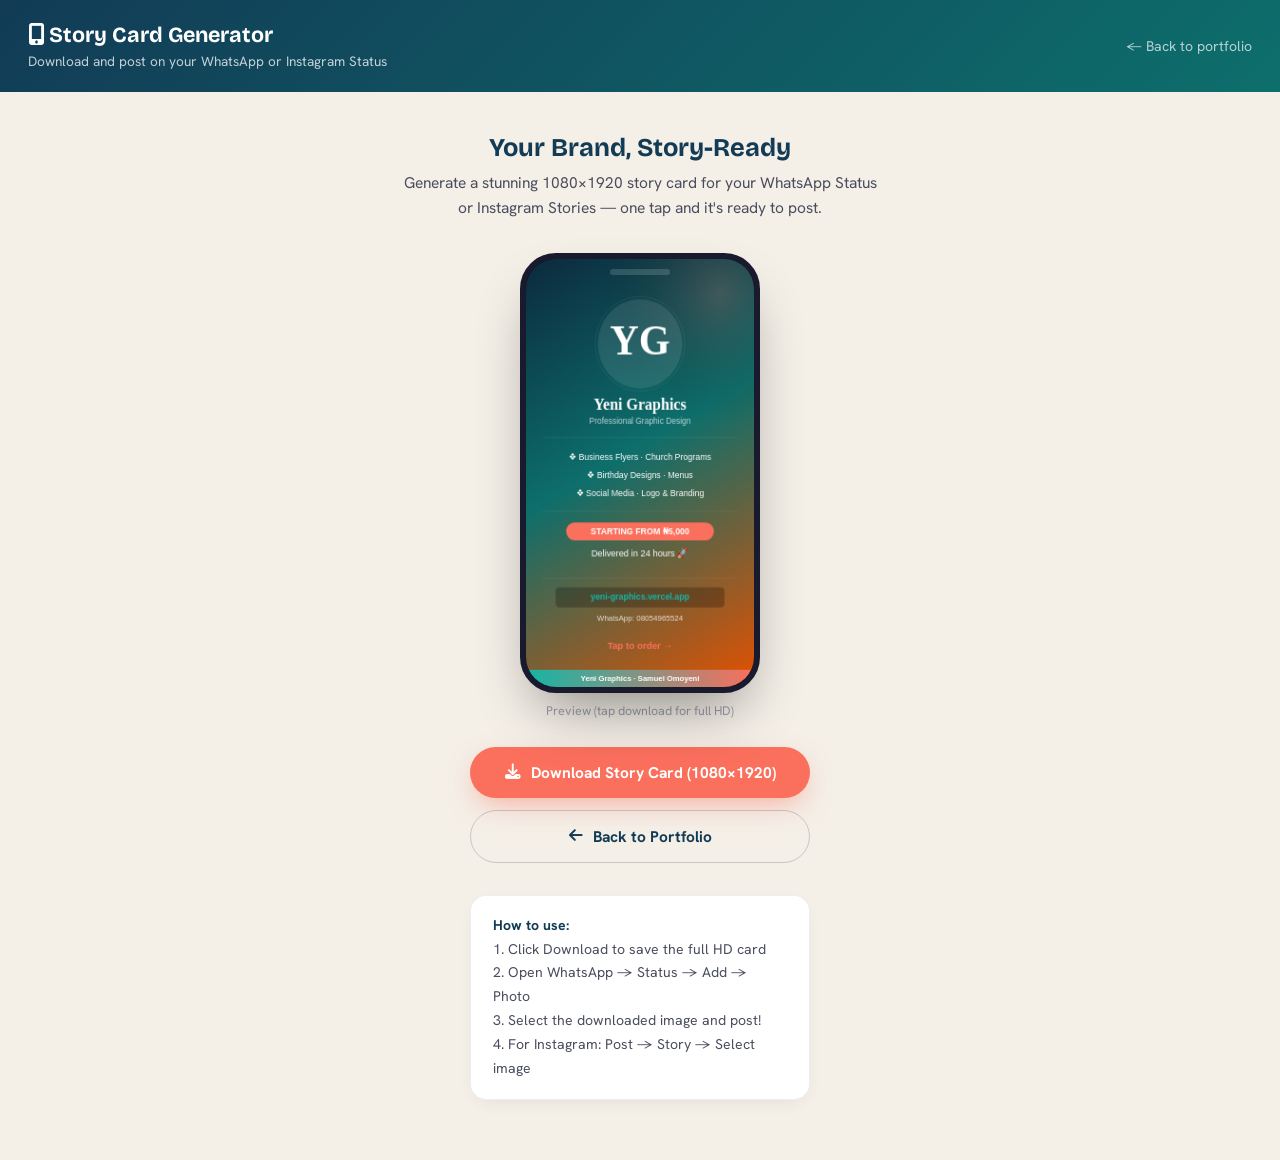
<file: story.html>
<!DOCTYPE html>
<html lang="en">
<head>
<meta charset="UTF-8"/>
<meta name="viewport" content="width=device-width,initial-scale=1.0"/>
<title>Story Card Generator — Yeni Graphics</title>
<link rel="icon" href="/images/logo.png" />
<link rel="apple-touch-icon" href="/images/logo.png" />
<link href="https://fonts.googleapis.com/css2?family=Bricolage+Grotesque:opsz,wght@12..96,600;12..96,700&family=Hanken+Grotesk:wght@400;500;600&display=swap" rel="stylesheet"/>
<link rel="stylesheet" href="https://cdnjs.cloudflare.com/ajax/libs/font-awesome/6.4.2/css/all.min.css"/>
<style>
:root{--teal:#15b6a6;--coral:#fb6f5d;--navy:#123b56;--cream:#f4efe7;--ink:#161824;}
*{margin:0;padding:0;box-sizing:border-box;}
body{font-family:'Hanken Grotesk',sans-serif;background:var(--cream);color:var(--ink);min-height:100vh;}
header{
  background:linear-gradient(135deg,var(--navy),#0d6f6c);
  color:#fff;padding:22px 28px;
  display:flex;justify-content:space-between;align-items:center;
}
header h1{font-family:'Bricolage Grotesque';font-size:1.35rem;font-weight:700;}
header p{opacity:.75;font-size:.85rem;margin-top:4px;}
header a{color:rgba(255,255,255,.7);font-size:.88rem;text-decoration:none;transition:.2s;}
header a:hover{color:#fff;}

.main{display:flex;flex-direction:column;align-items:center;padding:40px 20px 60px;}

.intro{
  text-align:center;max-width:480px;margin-bottom:32px;
}
.intro h2{font-family:'Bricolage Grotesque';font-size:1.6rem;font-weight:700;color:var(--navy);margin-bottom:8px;}
.intro p{color:#4a4d5e;font-size:.97rem;line-height:1.6;}

/* Phone frame */
.phone-frame{
  position:relative;
  width:240px;height:440px;
  border-radius:36px;
  border:6px solid #1a1a2e;
  box-shadow:0 30px 60px -20px rgba(0,0,0,.45), inset 0 0 0 2px rgba(255,255,255,.07);
  overflow:hidden;
  background:#000;
  margin-bottom:10px;
}
.phone-frame::before{
  content:"";position:absolute;top:10px;left:50%;transform:translateX(-50%);
  width:60px;height:6px;border-radius:3px;background:rgba(255,255,255,.15);z-index:10;
}
#previewCanvas{
  width:100%;height:100%;display:block;
}

.phone-label{
  font-size:.78rem;color:#9a9daa;text-align:center;margin-bottom:28px;
}

.btn-row{display:flex;flex-direction:column;align-items:center;gap:12px;width:100%;max-width:340px;}
.btn{
  width:100%;padding:15px 24px;border-radius:50px;border:none;
  font-family:'Hanken Grotesk';font-weight:700;font-size:.97rem;
  cursor:pointer;transition:.25s;
  display:flex;align-items:center;justify-content:center;gap:10px;
  text-decoration:none;
}
.btn-coral{background:var(--coral);color:#fff;box-shadow:0 10px 28px -8px rgba(251,111,93,.6);}
.btn-coral:hover{background:#e8523f;transform:translateY(-3px);box-shadow:0 16px 34px -8px rgba(251,111,93,.75);}
.btn-outline{background:transparent;color:var(--navy);border:1.8px solid rgba(18,59,86,.22);}
.btn-outline:hover{background:var(--navy);color:#fff;}

.tip{
  margin-top:32px;background:#fff;border-radius:16px;
  padding:18px 22px;max-width:340px;width:100%;
  border:1px solid rgba(22,24,36,.07);
  box-shadow:0 6px 20px -8px rgba(22,24,36,.1);
  font-size:.88rem;color:#4a4d5e;line-height:1.7;
}
.tip strong{color:var(--navy);font-weight:700;}
</style>
</head>
<body>
<header>
  <div>
    <h1><i class="fa-solid fa-mobile-screen-button"></i> Story Card Generator</h1>
    <p>Download and post on your WhatsApp or Instagram Status</p>
  </div>
  <a href="https://yeni-graphics.vercel.app">← Back to portfolio</a>
</header>

<div class="main">
  <div class="intro">
    <h2>Your Brand, Story-Ready</h2>
    <p>Generate a stunning 1080×1920 story card for your WhatsApp Status or Instagram Stories — one tap and it's ready to post.</p>
  </div>

  <div class="phone-frame">
    <canvas id="previewCanvas" width="240" height="440"></canvas>
  </div>
  <div class="phone-label">Preview (tap download for full HD)</div>

  <div class="btn-row">
    <button class="btn btn-coral" onclick="downloadCard()">
      <i class="fa-solid fa-download"></i> Download Story Card (1080×1920)
    </button>
    <a href="https://yeni-graphics.vercel.app" class="btn btn-outline">
      <i class="fa-solid fa-arrow-left"></i> Back to Portfolio
    </a>
  </div>

  <div class="tip">
    <strong>How to use:</strong><br/>
    1. Click Download to save the full HD card<br/>
    2. Open WhatsApp → Status → Add → Photo<br/>
    3. Select the downloaded image and post!<br/>
    4. For Instagram: Post → Story → Select image
  </div>
</div>

<script>
function roundedRect(ctx, x, y, w, h, r) {
  ctx.beginPath();
  ctx.moveTo(x + r, y);
  ctx.lineTo(x + w - r, y);
  ctx.arcTo(x + w, y,     x + w, y + r,     r);
  ctx.lineTo(x + w, y + h - r);
  ctx.arcTo(x + w, y + h, x + w - r, y + h, r);
  ctx.lineTo(x + r, y + h);
  ctx.arcTo(x,     y + h, x,     y + h - r, r);
  ctx.lineTo(x, y + r);
  ctx.arcTo(x,     y,     x + r, y,         r);
  ctx.closePath();
}

function drawCard(canvas, scale) {
  const W = 1080 * scale;
  const H = 1920 * scale;
  canvas.width  = W;
  canvas.height = H;
  const ctx = canvas.getContext('2d');
  const s = scale;

  // Background gradient
  const bg = ctx.createLinearGradient(0, 0, W, H);
  bg.addColorStop(0,    '#0c2a3d');
  bg.addColorStop(0.45, '#0d6f6c');
  bg.addColorStop(1,    '#e65100');
  ctx.fillStyle = bg;
  ctx.fillRect(0, 0, W, H);

  // Subtle radial glow top-right
  const glow = ctx.createRadialGradient(W * 0.85, H * 0.08, 0, W * 0.85, H * 0.08, W * 0.55);
  glow.addColorStop(0, 'rgba(251,111,93,0.22)');
  glow.addColorStop(1, 'transparent');
  ctx.fillStyle = glow;
  ctx.fillRect(0, 0, W, H);

  // Circle behind YG
  const cx = W / 2;
  const cy = 380 * s;
  const r  = 200 * s;
  ctx.beginPath();
  ctx.arc(cx, cy, r, 0, Math.PI * 2);
  ctx.fillStyle = 'rgba(255,255,255,0.1)';
  ctx.fill();

  // Ring around circle
  ctx.beginPath();
  ctx.arc(cx, cy, r + 12 * s, 0, Math.PI * 2);
  ctx.strokeStyle = 'rgba(255,255,255,0.15)';
  ctx.lineWidth = 2 * s;
  ctx.stroke();

  // YG
  ctx.fillStyle = '#ffffff';
  ctx.font = `bold ${190 * s}px Georgia, serif`;
  ctx.textAlign = 'center';
  ctx.textBaseline = 'middle';
  ctx.fillText('YG', cx, cy);

  // Yeni Graphics
  ctx.font = `bold ${72 * s}px Georgia, serif`;
  ctx.fillStyle = '#ffffff';
  ctx.textBaseline = 'top';
  ctx.fillText('Yeni Graphics', cx, 620 * s);

  // Subtitle
  ctx.font = `${38 * s}px Arial, sans-serif`;
  ctx.fillStyle = 'rgba(255,255,255,0.72)';
  ctx.fillText('Professional Graphic Design', cx, 710 * s);

  // Divider
  ctx.beginPath();
  ctx.moveTo(80 * s, 800 * s);
  ctx.lineTo((1080 - 80) * s, 800 * s);
  ctx.strokeStyle = 'rgba(255,255,255,0.18)';
  ctx.lineWidth = 1.5 * s;
  ctx.stroke();

  // Services
  const services = [
    '❖ Business Flyers · Church Programs',
    '❖ Birthday Designs · Menus',
    '❖ Social Media · Logo & Branding',
  ];
  ctx.font = `${40 * s}px Arial, sans-serif`;
  ctx.fillStyle = '#ffffff';
  services.forEach((line, i) => {
    ctx.fillText(line, cx, (870 + i * 80) * s);
  });

  // Divider 2
  ctx.beginPath();
  ctx.moveTo(80 * s, 1130 * s);
  ctx.lineTo((1080 - 80) * s, 1130 * s);
  ctx.strokeStyle = 'rgba(255,255,255,0.18)';
  ctx.lineWidth = 1.5 * s;
  ctx.stroke();

  // Coral pill — STARTING FROM
  const pillW = 700 * s, pillH = 80 * s;
  const pillX = (W - pillW) / 2, pillY = 1180 * s;
  roundedRect(ctx, pillX, pillY, pillW, pillH, 40 * s);
  ctx.fillStyle = '#fb6f5d';
  ctx.fill();
  ctx.font = `bold ${40 * s}px Arial, sans-serif`;
  ctx.fillStyle = '#ffffff';
  ctx.textBaseline = 'middle';
  ctx.fillText('STARTING FROM ₦5,000', cx, pillY + pillH / 2);

  // Delivered line
  ctx.font = `${42 * s}px Arial, sans-serif`;
  ctx.fillStyle = '#ffffff';
  ctx.textBaseline = 'top';
  ctx.fillText('Delivered in 24 hours 🚀', cx, 1300 * s);

  // Divider 3
  ctx.beginPath();
  ctx.moveTo(80 * s, 1430 * s);
  ctx.lineTo((1080 - 80) * s, 1430 * s);
  ctx.strokeStyle = 'rgba(255,255,255,0.18)';
  ctx.lineWidth = 1.5 * s;
  ctx.stroke();

  // URL box
  const boxW = 800 * s, boxH = 90 * s;
  const boxX = (W - boxW) / 2, boxY = 1470 * s;
  roundedRect(ctx, boxX, boxY, boxW, boxH, 18 * s);
  ctx.fillStyle = 'rgba(0,0,0,0.25)';
  ctx.fill();
  ctx.font = `bold ${40 * s}px Arial, sans-serif`;
  ctx.fillStyle = '#15b6a6';
  ctx.textBaseline = 'middle';
  ctx.fillText('yeni-graphics.vercel.app', cx, boxY + boxH / 2);

  // WhatsApp number
  ctx.font = `${36 * s}px Arial, sans-serif`;
  ctx.fillStyle = 'rgba(255,255,255,0.8)';
  ctx.textBaseline = 'top';
  ctx.fillText('WhatsApp: 08054965524', cx, 1590 * s);

  // Swipe up
  ctx.font = `bold ${44 * s}px Arial, sans-serif`;
  ctx.fillStyle = '#fb6f5d';
  ctx.fillText('Tap to order →', cx, 1710 * s);

  // Bottom bar
  const barGrad = ctx.createLinearGradient(0, 1840 * s, W, 1920 * s);
  barGrad.addColorStop(0, '#15b6a6');
  barGrad.addColorStop(1, '#fb6f5d');
  ctx.fillStyle = barGrad;
  ctx.fillRect(0, 1840 * s, W, 80 * s);
  ctx.font = `bold ${36 * s}px Arial, sans-serif`;
  ctx.fillStyle = '#ffffff';
  ctx.textBaseline = 'middle';
  ctx.fillText('Yeni Graphics · Samuel Omoyeni', cx, 1880 * s);
}

// Draw preview at scale 0.222 (240/1080)
const preview = document.getElementById('previewCanvas');
drawCard(preview, 240 / 1080);

function downloadCard() {
  const canvas = document.createElement('canvas');
  drawCard(canvas, 1);
  const link = document.createElement('a');
  link.download = 'YeniGraphics-Story.png';
  link.href = canvas.toDataURL('image/png');
  document.body.appendChild(link);
  link.click();
  document.body.removeChild(link);
}
</script>
</body>
</html>
</file>
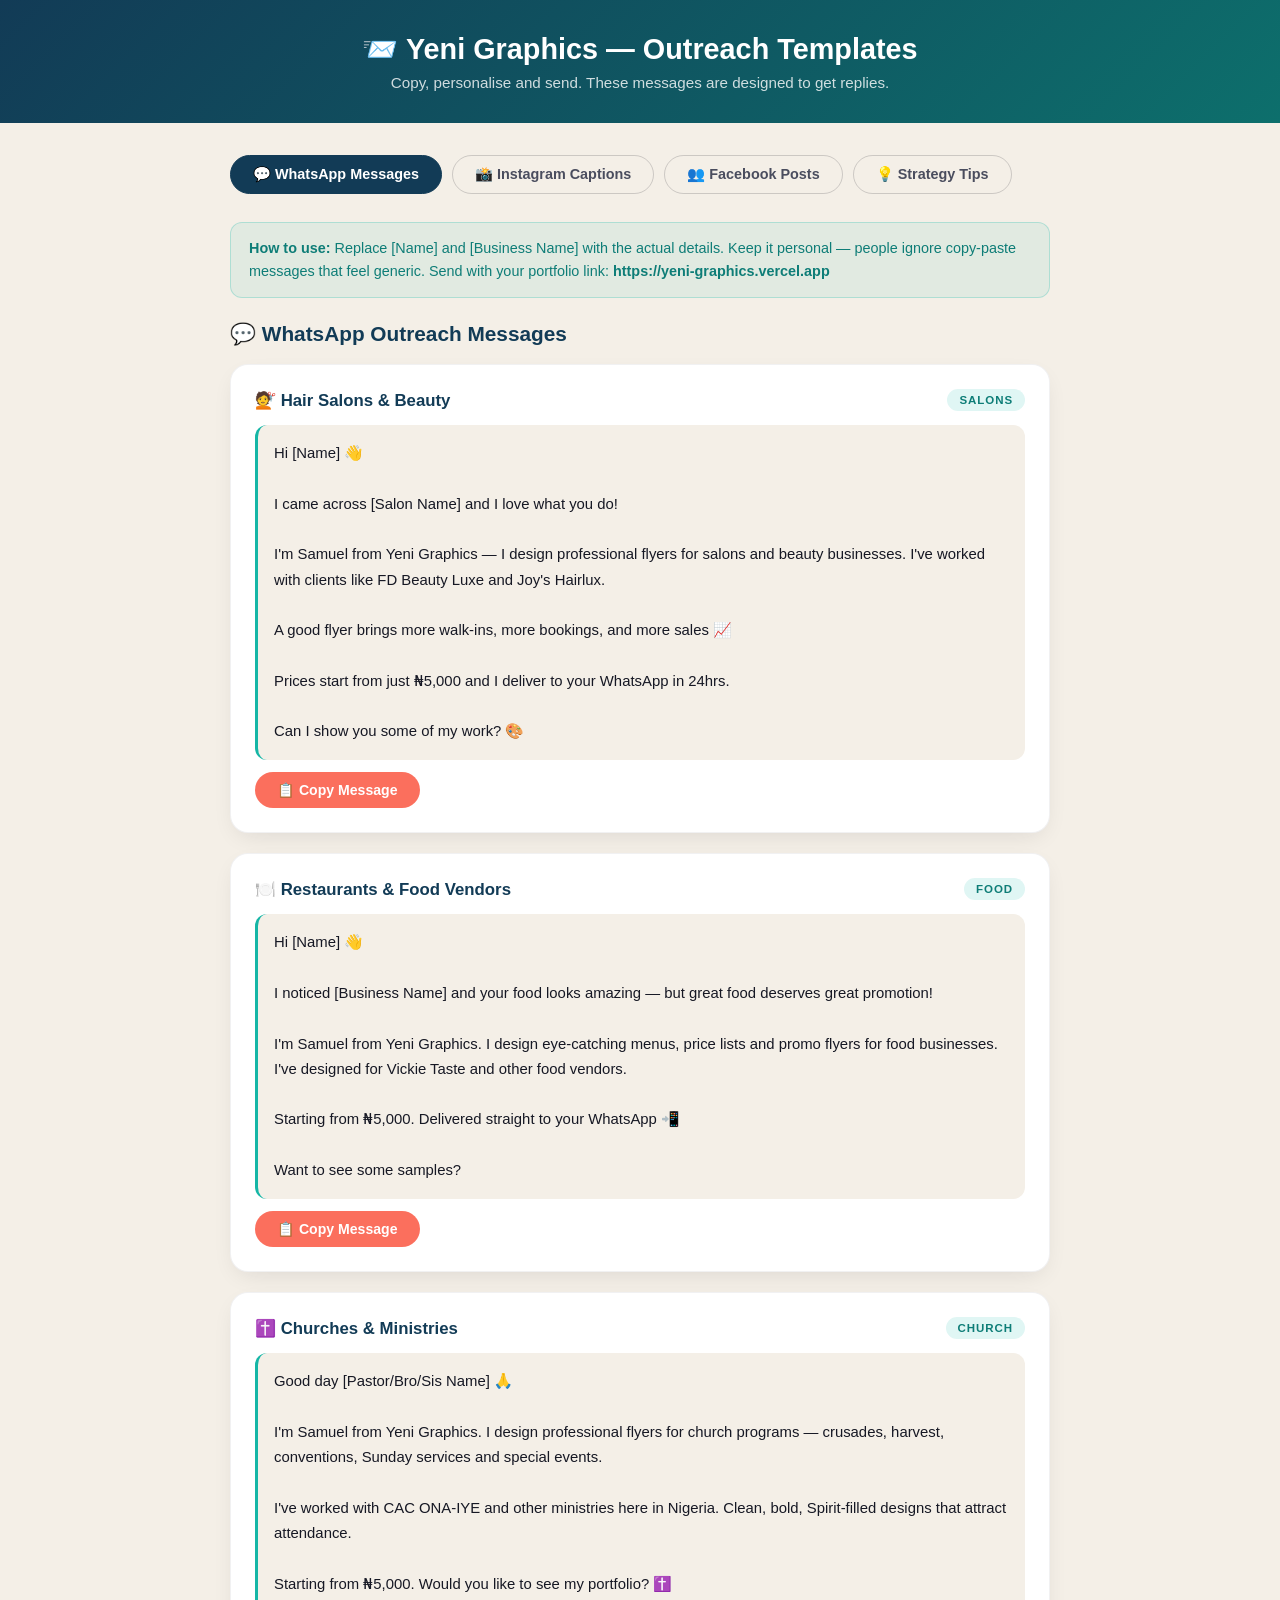
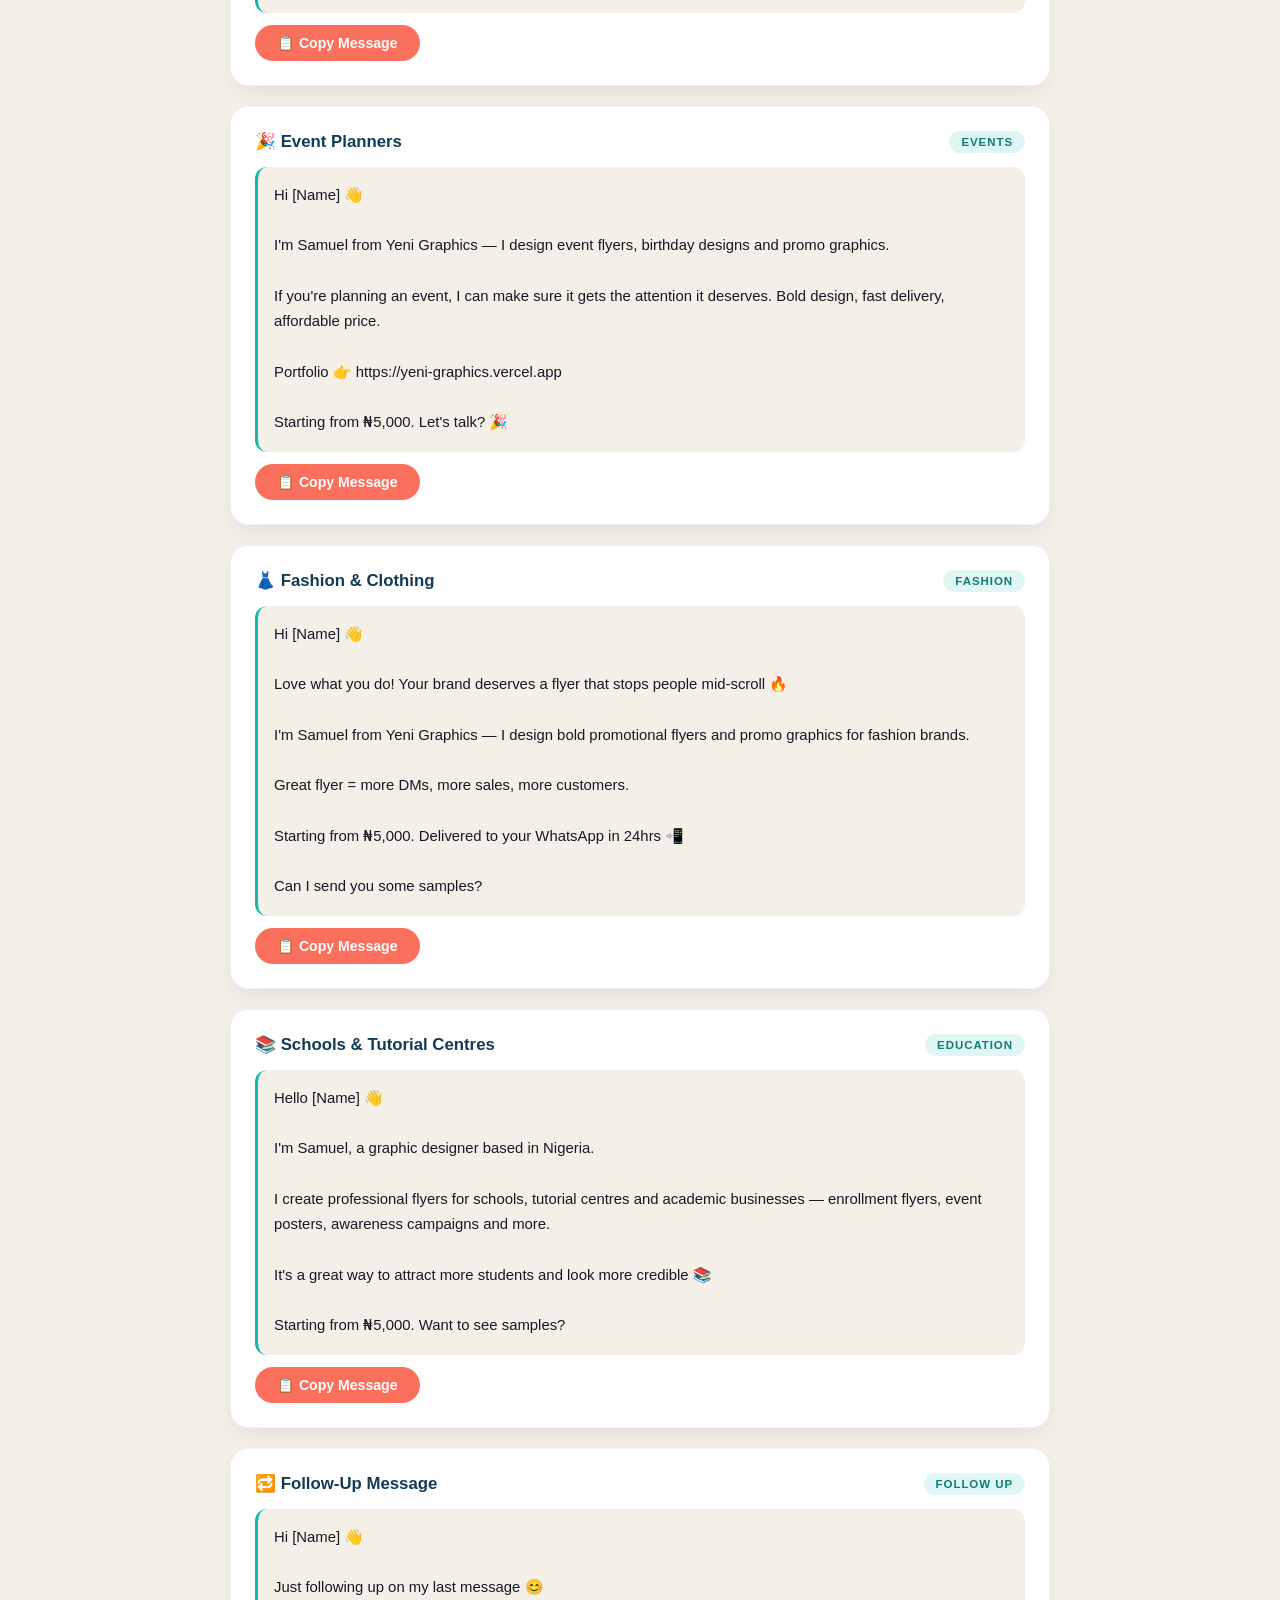
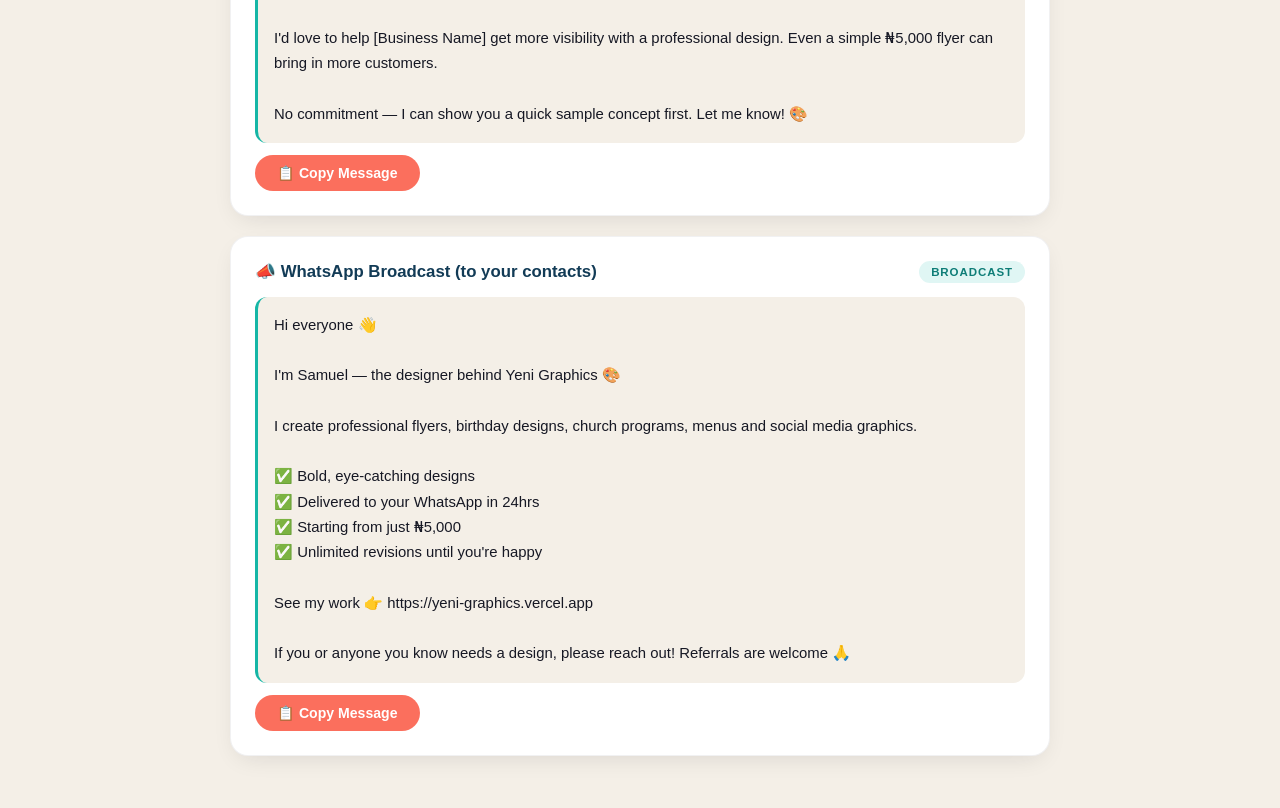
<file: templates.html>
<!DOCTYPE html>
<html lang="en">
<head>
<meta charset="UTF-8"/>
<meta name="viewport" content="width=device-width,initial-scale=1.0"/>
<title>Yeni Graphics — Outreach Templates</title>
<link rel="icon" href="/images/logo.png" />
<link rel="apple-touch-icon" href="/images/logo.png" />
<style>
:root{--teal:#15b6a6;--coral:#fb6f5d;--navy:#123b56;--cream:#f4efe7;--ink:#161824;--soft:#4a4d5e;}
*{margin:0;padding:0;box-sizing:border-box;}
body{font-family:'Segoe UI',sans-serif;background:var(--cream);color:var(--ink);}
header{background:linear-gradient(135deg,var(--navy),#0d6f6c);color:#fff;padding:32px 24px;text-align:center;}
header h1{font-size:1.8rem;font-weight:700;}
header p{margin-top:8px;opacity:.8;font-size:.95rem;}
.wrap{max-width:860px;margin:0 auto;padding:32px 20px;}
.tabs{display:flex;gap:10px;flex-wrap:wrap;margin-bottom:28px;}
.tab{padding:10px 22px;border-radius:50px;border:1.6px solid rgba(22,24,36,.18);
  background:transparent;color:var(--soft);font-size:.9rem;font-weight:600;cursor:pointer;transition:.2s;}
.tab.active,.tab:hover{background:var(--navy);color:#fff;border-color:var(--navy);}
.section{display:none;}.section.active{display:block;}
.card{background:#fff;border-radius:18px;padding:24px;margin-bottom:20px;
  box-shadow:0 8px 24px -8px rgba(22,24,36,.12);border:1px solid rgba(22,24,36,.06);}
.card-head{display:flex;justify-content:space-between;align-items:center;margin-bottom:14px;flex-wrap:wrap;gap:10px;}
.card-title{font-size:1.05rem;font-weight:700;color:var(--navy);}
.badge{font-size:.72rem;font-weight:700;letter-spacing:.08em;text-transform:uppercase;
  padding:5px 12px;border-radius:50px;background:rgba(21,182,166,.13);color:#0e7d77;}
.msg{background:var(--cream);border-radius:12px;padding:16px;font-size:.93rem;
  line-height:1.7;color:var(--ink);white-space:pre-wrap;border-left:3px solid var(--teal);}
.copy-btn{margin-top:12px;padding:10px 22px;border-radius:50px;border:none;
  background:var(--coral);color:#fff;font-weight:600;font-size:.88rem;cursor:pointer;transition:.2s;display:flex;align-items:center;gap:7px;}
.copy-btn:hover{background:#e8523f;transform:translateY(-2px);}
.copy-btn.copied{background:#2e7d32;}
.tip{background:rgba(21,182,166,.08);border:1px solid rgba(21,182,166,.25);
  border-radius:12px;padding:14px 18px;margin-bottom:24px;font-size:.9rem;color:#0e7d77;line-height:1.6;}
.tip strong{font-weight:700;}
h2{font-size:1.3rem;font-weight:700;margin-bottom:18px;color:var(--navy);}
</style>
</head>
<body>
<header>
  <h1>📨 Yeni Graphics — Outreach Templates</h1>
  <p>Copy, personalise and send. These messages are designed to get replies.</p>
</header>
<div class="wrap">

  <div class="tabs">
    <button class="tab active" onclick="showTab('whatsapp')">💬 WhatsApp Messages</button>
    <button class="tab" onclick="showTab('instagram')">📸 Instagram Captions</button>
    <button class="tab" onclick="showTab('facebook')">👥 Facebook Posts</button>
    <button class="tab" onclick="showTab('tips')">💡 Strategy Tips</button>
  </div>

  <!-- WHATSAPP -->
  <div class="section active" id="whatsapp">
    <div class="tip">
      <strong>How to use:</strong> Replace [Name] and [Business Name] with the actual details. Keep it personal — people ignore copy-paste messages that feel generic. Send with your portfolio link: <strong>https://yeni-graphics.vercel.app</strong>
    </div>
    <h2>💬 WhatsApp Outreach Messages</h2>

    <div class="card">
      <div class="card-head"><span class="card-title">💇 Hair Salons & Beauty</span><span class="badge">Salons</span></div>
      <div class="msg" id="msg1">Hi [Name] 👋

I came across [Salon Name] and I love what you do!

I'm Samuel from Yeni Graphics — I design professional flyers for salons and beauty businesses. I've worked with clients like FD Beauty Luxe and Joy's Hairlux.

A good flyer brings more walk-ins, more bookings, and more sales 📈

Prices start from just ₦5,000 and I deliver to your WhatsApp in 24hrs.

Can I show you some of my work? 🎨</div>
      <button class="copy-btn" onclick="copyMsg('msg1',this)">📋 Copy Message</button>
    </div>

    <div class="card">
      <div class="card-head"><span class="card-title">🍽️ Restaurants & Food Vendors</span><span class="badge">Food</span></div>
      <div class="msg" id="msg2">Hi [Name] 👋

I noticed [Business Name] and your food looks amazing — but great food deserves great promotion!

I'm Samuel from Yeni Graphics. I design eye-catching menus, price lists and promo flyers for food businesses. I've designed for Vickie Taste and other food vendors.

Starting from ₦5,000. Delivered straight to your WhatsApp 📲

Want to see some samples?</div>
      <button class="copy-btn" onclick="copyMsg('msg2',this)">📋 Copy Message</button>
    </div>

    <div class="card">
      <div class="card-head"><span class="card-title">✝️ Churches & Ministries</span><span class="badge">Church</span></div>
      <div class="msg" id="msg3">Good day [Pastor/Bro/Sis Name] 🙏

I'm Samuel from Yeni Graphics. I design professional flyers for church programs — crusades, harvest, conventions, Sunday services and special events.

I've worked with CAC ONA-IYE and other ministries here in Nigeria. Clean, bold, Spirit-filled designs that attract attendance.

Starting from ₦5,000. Would you like to see my portfolio? ✝️</div>
      <button class="copy-btn" onclick="copyMsg('msg3',this)">📋 Copy Message</button>
    </div>

    <div class="card">
      <div class="card-head"><span class="card-title">🎉 Event Planners</span><span class="badge">Events</span></div>
      <div class="msg" id="msg4">Hi [Name] 👋

I'm Samuel from Yeni Graphics — I design event flyers, birthday designs and promo graphics.

If you're planning an event, I can make sure it gets the attention it deserves. Bold design, fast delivery, affordable price.

Portfolio 👉 https://yeni-graphics.vercel.app

Starting from ₦5,000. Let's talk? 🎉</div>
      <button class="copy-btn" onclick="copyMsg('msg4',this)">📋 Copy Message</button>
    </div>

    <div class="card">
      <div class="card-head"><span class="card-title">👗 Fashion & Clothing</span><span class="badge">Fashion</span></div>
      <div class="msg" id="msg5">Hi [Name] 👋

Love what you do! Your brand deserves a flyer that stops people mid-scroll 🔥

I'm Samuel from Yeni Graphics — I design bold promotional flyers and promo graphics for fashion brands.

Great flyer = more DMs, more sales, more customers.

Starting from ₦5,000. Delivered to your WhatsApp in 24hrs 📲

Can I send you some samples?</div>
      <button class="copy-btn" onclick="copyMsg('msg5',this)">📋 Copy Message</button>
    </div>

    <div class="card">
      <div class="card-head"><span class="card-title">📚 Schools & Tutorial Centres</span><span class="badge">Education</span></div>
      <div class="msg" id="msg6">Hello [Name] 👋

I'm Samuel, a graphic designer based in Nigeria.

I create professional flyers for schools, tutorial centres and academic businesses — enrollment flyers, event posters, awareness campaigns and more.

It's a great way to attract more students and look more credible 📚

Starting from ₦5,000. Want to see samples?</div>
      <button class="copy-btn" onclick="copyMsg('msg6',this)">📋 Copy Message</button>
    </div>

    <div class="card">
      <div class="card-head"><span class="card-title">🔁 Follow-Up Message</span><span class="badge">Follow Up</span></div>
      <div class="msg" id="msg7">Hi [Name] 👋

Just following up on my last message 😊

I'd love to help [Business Name] get more visibility with a professional design. Even a simple ₦5,000 flyer can bring in more customers.

No commitment — I can show you a quick sample concept first. Let me know! 🎨</div>
      <button class="copy-btn" onclick="copyMsg('msg7',this)">📋 Copy Message</button>
    </div>

    <div class="card">
      <div class="card-head"><span class="card-title">📣 WhatsApp Broadcast (to your contacts)</span><span class="badge">Broadcast</span></div>
      <div class="msg" id="msg8">Hi everyone 👋

I'm Samuel — the designer behind Yeni Graphics 🎨

I create professional flyers, birthday designs, church programs, menus and social media graphics.

✅ Bold, eye-catching designs
✅ Delivered to your WhatsApp in 24hrs
✅ Starting from just ₦5,000
✅ Unlimited revisions until you're happy

See my work 👉 https://yeni-graphics.vercel.app

If you or anyone you know needs a design, please reach out! Referrals are welcome 🙏</div>
      <button class="copy-btn" onclick="copyMsg('msg8',this)">📋 Copy Message</button>
    </div>
  </div>

  <!-- INSTAGRAM -->
  <div class="section" id="instagram">
    <div class="tip">
      <strong>Post at least 3x per week.</strong> Always add your WhatsApp number in your bio. Use the hashtags at the bottom of each caption — they help new people find you.
    </div>
    <h2>📸 Instagram Captions</h2>

    <div class="card">
      <div class="card-head"><span class="card-title">🔥 Hook Post (stops the scroll)</span><span class="badge">Attention</span></div>
      <div class="msg" id="ig1">Your business deserves a flyer that STOPS the scroll 🔥

I design bold, professional flyers for businesses, churches, events and birthdays — delivered straight to your WhatsApp in 24hrs.

Starting from just ₦5,000 💸

📲 DM me "FLYER" to get started
🔗 Full portfolio in bio

.
.
.
#GraphicDesigner #NigeriaDesigner #FlyerDesign #BusinessFlyer #YeniGraphics #DesignNigeria #ChurchFlyer #BirthdayFlyer #NaijaDesigner #AbujaDesigner #LagosDesigner #GraphicDesignNigeria</div>
      <button class="copy-btn" onclick="copyMsg('ig1',this)">📋 Copy Caption</button>
    </div>

    <div class="card">
      <div class="card-head"><span class="card-title">💰 Price Reveal Post</span><span class="badge">Pricing</span></div>
      <div class="msg" id="ig2">How much does a professional flyer cost? 👀

Basic → ₦5,000 ✅
Standard → ₦10,000 ✅
Premium → ₦20,000 ✅

All include:
📦 HD file delivered to WhatsApp
✏️ Free revisions
⚡ 24hr turnaround

You spend ₦5,000 on a flyer, you could gain 10 new customers. That's ROI 💰

DM me to order yours today!

.
.
.
#FlyerDesign #NigeriaDesigner #AffordableDesign #GraphicDesigner #YeniGraphics #NaijaDesigner #DesignNigeria</div>
      <button class="copy-btn" onclick="copyMsg('ig2',this)">📋 Copy Caption</button>
    </div>

    <div class="card">
      <div class="card-head"><span class="card-title">✅ Work Delivered Post</span><span class="badge">Portfolio</span></div>
      <div class="msg" id="ig3">Another one delivered ✅🔥

[Client/Project Name] — done and delivered in under 24 hours!

This is what your business could look like with a professional flyer 👆

Need yours? DM me NOW 📲
Starting from ₦5,000

.
.
.
#FlyerDesign #GraphicDesigner #Nigeria #YeniGraphics #BusinessFlyer #NaijaDesigner #DesignWork #CreativeNigeria</div>
      <button class="copy-btn" onclick="copyMsg('ig3',this)">📋 Copy Caption</button>
    </div>

    <div class="card">
      <div class="card-head"><span class="card-title">🧠 Value Post (builds trust)</span><span class="badge">Education</span></div>
      <div class="msg" id="ig4">If your business doesn't have a professional flyer, you're leaving money on the table 💰

Here's why a good flyer matters:
→ Makes your business look trustworthy
→ Attracts more customers on WhatsApp & Instagram
→ Gets people to take you seriously
→ Works 24/7 even when you're asleep

And it costs less than your next meal out 😅

Starting from ₦5,000. DM me to get yours 📲

.
.
.
#BusinessTips #GraphicDesigner #NigeriaDesigner #FlyerDesign #BusinessGrowth #YeniGraphics #SmallBusinessNigeria</div>
      <button class="copy-btn" onclick="copyMsg('ig4',this)">📋 Copy Caption</button>
    </div>

    <div class="card">
      <div class="card-head"><span class="card-title">🎂 Birthday Design Post</span><span class="badge">Birthday</span></div>
      <div class="msg" id="ig5">Make your loved one feel SPECIAL this birthday 🎂🎉

I design personalised birthday flyers with their photo — bold, beautiful and made just for them.

Send it on WhatsApp, post it on your status, print it out — whatever you like!

Starting from ₦5,000 📲
DM me "BIRTHDAY" to order

.
.
.
#BirthdayFlyer #BirthdayDesign #GraphicDesigner #NigeriaDesigner #YeniGraphics #BirthdayNigeria #FlyerDesign #NaijaDesigner</div>
      <button class="copy-btn" onclick="copyMsg('ig5',this)">📋 Copy Caption</button>
    </div>
  </div>

  <!-- FACEBOOK -->
  <div class="section" id="facebook">
    <div class="tip">
      <strong>Facebook tip:</strong> Post in local buy/sell groups and business groups in your city. Always include your WhatsApp number directly in the post — Facebook people prefer calling/WhatsApp over DM.
    </div>
    <h2>👥 Facebook Group Posts</h2>

    <div class="card">
      <div class="card-head"><span class="card-title">📌 Service Introduction Post</span><span class="badge">General</span></div>
      <div class="msg" id="fb1">Hello everyone! 👋

My name is Samuel Omoyeni and I'm a professional graphic designer based in Nigeria 🇳🇬

I design:
✅ Business flyers & promos
✅ Church & event programs
✅ Birthday designs
✅ Menus & price lists
✅ Social media graphics
✅ Logos & branding

💰 Starting from just ₦5,000
⚡ Delivered to your WhatsApp in 24 hours
🔄 Revisions included until you're satisfied

See my work 👉 https://yeni-graphics.vercel.app

📲 WhatsApp: 08054965524

Please tag anyone who needs a design! 🙏</div>
      <button class="copy-btn" onclick="copyMsg('fb1',this)">📋 Copy Post</button>
    </div>

    <div class="card">
      <div class="card-head"><span class="card-title">🔥 Flash Sale / Promo Post</span><span class="badge">Promo</span></div>
      <div class="msg" id="fb2">🔥 SPECIAL OFFER — This Week Only!

Get a professional flyer designed for your business for just ₦4,000 (normally ₦5,000)!

I'm Samuel from Yeni Graphics. I've designed for businesses, churches and events across Nigeria 🇳🇬

What you get:
✅ High quality, bold design
✅ Your photos & text included
✅ 2 free revisions
✅ HD file on WhatsApp in 24hrs

📲 WhatsApp me NOW: 08054965524
🔗 Portfolio: https://yeni-graphics.vercel.app

Tag a business owner who needs this! 👇</div>
      <button class="copy-btn" onclick="copyMsg('fb2',this)">📋 Copy Post</button>
    </div>

    <div class="card">
      <div class="card-head"><span class="card-title">🤝 Referral Request Post</span><span class="badge">Referral</span></div>
      <div class="msg" id="fb3">Hello friends and family 🙏

I'm Samuel — I design professional flyers, birthday graphics, church programs and business promos.

I'm actively looking for new clients and I'd really appreciate any referrals 🙏

If you know anyone who needs a design — a business owner, event planner, church, school, or anyone — please send them my number:

📲 08054965524 (WhatsApp)
🔗 https://yeni-graphics.vercel.app

Starting from ₦5,000. God bless you for sharing! 🙌</div>
      <button class="copy-btn" onclick="copyMsg('fb3',this)">📋 Copy Post</button>
    </div>
  </div>

  <!-- TIPS -->
  <div class="section" id="tips">
    <h2>💡 Strategy Tips — How to Get Clients Fast</h2>

    <div class="card">
      <div class="card-head"><span class="card-title">📍 Where to Find Businesses to DM</span></div>
      <div class="msg" id="tip1">INSTAGRAM:
→ Search your city + "salon", "restaurant", "fashion", "events", "church"
→ Look at businesses with few followers or no professional flyer
→ DM them with the WhatsApp template

FACEBOOK:
→ Join local buy/sell groups (e.g. "Buy & Sell Abuja", "Lagos Marketplace")
→ Join church/business groups in your area
→ Post the Facebook templates above

PHYSICALLY:
→ Walk into local salons, restaurants, print shops
→ Show them your portfolio on your phone
→ Offer to design one for free or very cheap as a sample

WHATSAPP:
→ Send the broadcast message to ALL your contacts
→ Ask friends to forward it to their contacts
→ Post the Instagram captions as your WhatsApp Status daily</div>
      <button class="copy-btn" onclick="copyMsg('tip1',this)">📋 Copy Tips</button>
    </div>

    <div class="card">
      <div class="card-head"><span class="card-title">⏰ Daily Outreach Routine (30 mins/day)</span></div>
      <div class="msg" id="tip2">MORNING (15 mins):
→ Post 1 design on Instagram with a caption from the templates
→ Share the same post to your WhatsApp Status

AFTERNOON (10 mins):
→ Find 5 businesses on Instagram that have no good flyer
→ Send them the WhatsApp/DM message (personalised!)

EVENING (5 mins):
→ Follow up on anyone who opened but didn't reply
→ Check your Lead Tracker and update statuses

DO THIS EVERY DAY. Even 2 clients per week = ₦7,000–₦20,000/week.</div>
      <button class="copy-btn" onclick="copyMsg('tip2',this)">📋 Copy Routine</button>
    </div>

    <div class="card">
      <div class="card-head"><span class="card-title">🧠 Things That Get More Replies</span></div>
      <div class="msg" id="tip3">1. PERSONALISE every message. Use their real name and business name.

2. MENTION past clients — "I worked with Vickie Taste and FD Beauty Luxe" builds instant trust.

3. KEEP IT SHORT. Nobody reads long first messages. Get to the point fast.

4. SHOW SAMPLES immediately. Send your best 2-3 designs right in the first message.

5. ASK A QUESTION at the end — "Want to see some samples?" gets a reply. Statements don't.

6. FOLLOW UP once after 2-3 days. Most sales happen on the follow-up.

7. OFFER A FREE SAMPLE for new clients who are hesitant — one free design = long-term client.</div>
      <button class="copy-btn" onclick="copyMsg('tip3',this)">📋 Copy Tips</button>
    </div>
  </div>

</div>

<script>
function showTab(id){
  document.querySelectorAll('.tab').forEach((t,i)=>{
    t.classList.toggle('active', ['whatsapp','instagram','facebook','tips'][i]===id);
  });
  document.querySelectorAll('.section').forEach(s=>s.classList.remove('active'));
  document.getElementById(id).classList.add('active');
}
function copyMsg(id, btn){
  const text = document.getElementById(id).innerText;
  navigator.clipboard.writeText(text).then(()=>{
    const orig = btn.innerHTML;
    btn.innerHTML = '✅ Copied!';
    btn.classList.add('copied');
    setTimeout(()=>{btn.innerHTML=orig;btn.classList.remove('copied');},2000);
  });
}
</script>
</body>
</html>
</file>
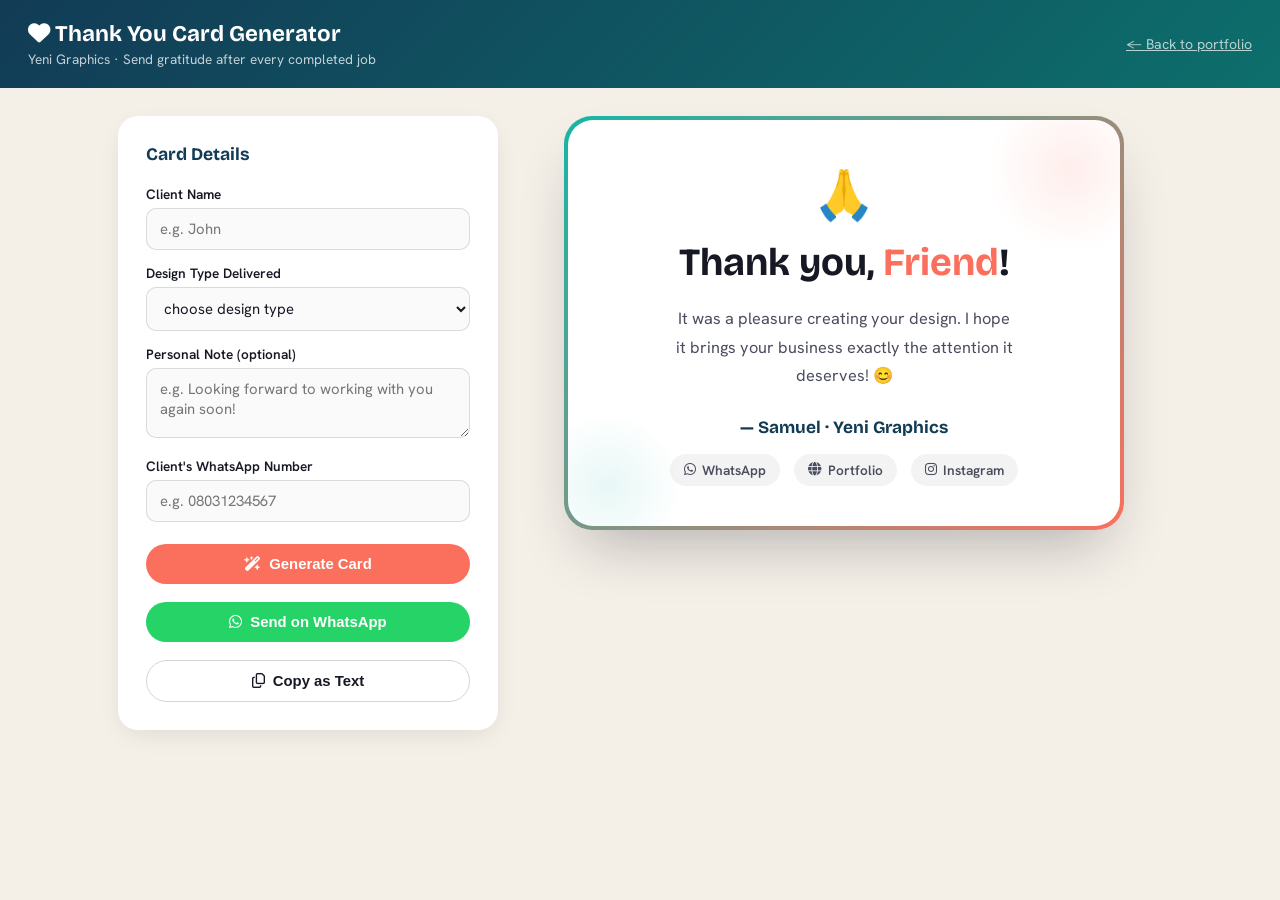
<file: thankyou.html>
<!DOCTYPE html>
<html lang="en">
<head>
<meta charset="UTF-8"/>
<meta name="viewport" content="width=device-width,initial-scale=1.0"/>
<title>Thank You Card — Yeni Graphics</title>
<link rel="icon" href="/images/logo.png" />
<link rel="apple-touch-icon" href="/images/logo.png" />
<link href="https://fonts.googleapis.com/css2?family=Bricolage+Grotesque:opsz,wght@12..96,600;12..96,700&family=Hanken+Grotesk:wght@400;500;600&display=swap" rel="stylesheet"/>
<link rel="stylesheet" href="https://cdnjs.cloudflare.com/ajax/libs/font-awesome/6.4.2/css/all.min.css"/>
<style>
:root{--teal:#15b6a6;--coral:#fb6f5d;--navy:#123b56;--cream:#f4efe7;--ink:#161824;--soft:#4a4d5e;}
*{margin:0;padding:0;box-sizing:border-box;}
body{font-family:'Hanken Grotesk',sans-serif;background:var(--cream);color:var(--ink);min-height:100vh;}
header{background:linear-gradient(135deg,var(--navy),#0d6f6c);color:#fff;padding:20px 28px;display:flex;justify-content:space-between;align-items:center;}
header h1{font-family:'Bricolage Grotesque';font-size:1.4rem;font-weight:700;}
header p{opacity:.75;font-size:.85rem;margin-top:3px;}
.layout{display:grid;grid-template-columns:380px 1fr;gap:28px;padding:28px;max-width:1100px;margin:0 auto;}
.form-panel{background:#fff;border-radius:20px;padding:28px;box-shadow:0 8px 28px -8px rgba(22,24,36,.12);height:fit-content;}
.form-panel h2{font-family:'Bricolage Grotesque';font-size:1.1rem;font-weight:700;margin-bottom:20px;color:var(--navy);}
.field{margin-bottom:14px;}
.field label{display:block;font-weight:600;font-size:.85rem;margin-bottom:5px;}
.field input,.field select,.field textarea{
  width:100%;padding:10px 13px;border-radius:10px;
  border:1.6px solid rgba(22,24,36,.14);font-family:'Hanken Grotesk';
  font-size:.93rem;color:var(--ink);background:#fafafa;transition:border-color .2s;
}
.field input:focus,.field select:focus,.field textarea:focus{outline:none;border-color:var(--teal);}
.field textarea{resize:vertical;min-height:70px;}
.btn{width:100%;padding:12px;border-radius:50px;border:none;font-weight:700;font-size:.93rem;cursor:pointer;transition:.2s;display:flex;align-items:center;justify-content:center;gap:8px;margin-top:8px;}
.btn-coral{background:var(--coral);color:#fff;}
.btn-coral:hover{background:#e8523f;transform:translateY(-2px);}
.btn-wa{background:#25d366;color:#fff;}
.btn-wa:hover{background:#1da851;transform:translateY(-2px);}
.btn-outline{background:transparent;border:1.6px solid rgba(22,24,36,.18);color:var(--ink);}
.btn-outline:hover{border-color:var(--ink);transform:translateY(-2px);}
.btn-row{display:flex;flex-direction:column;gap:10px;margin-top:14px;}

/* ── Card Preview ── */
.preview-wrap{display:flex;flex-direction:column;align-items:center;gap:20px;}
.card-shell{
  width:100%;max-width:560px;
  background:#fff;border-radius:28px;
  padding:4px;
  background:linear-gradient(135deg,var(--teal),var(--coral));
  box-shadow:0 30px 60px -20px rgba(22,24,36,.3);
}
.card-inner{
  background:#fff;border-radius:25px;
  padding:44px 40px 40px;text-align:center;
  position:relative;overflow:hidden;
}
.card-inner::before{
  content:"";position:absolute;top:-40px;right:-40px;
  width:180px;height:180px;border-radius:50%;
  background:radial-gradient(circle,rgba(251,111,93,.12),transparent 65%);
}
.card-inner::after{
  content:"";position:absolute;bottom:-40px;left:-40px;
  width:160px;height:160px;border-radius:50%;
  background:radial-gradient(circle,rgba(21,182,166,.1),transparent 65%);
}
.card-emoji{font-size:3rem;margin-bottom:12px;position:relative;z-index:1;}
.card-title{
  font-family:'Bricolage Grotesque';font-size:clamp(1.8rem,4vw,2.4rem);
  font-weight:700;color:var(--ink);margin-bottom:6px;position:relative;z-index:1;
}
.card-name{color:var(--coral);}
.card-body{
  font-size:1.02rem;color:var(--soft);line-height:1.75;
  margin:20px 0 26px;max-width:38ch;margin-left:auto;margin-right:auto;
  position:relative;z-index:1;
}
.card-note{
  font-size:.94rem;color:var(--ink);font-style:italic;
  background:rgba(21,182,166,.07);border-left:3px solid var(--teal);
  padding:10px 16px;border-radius:0 10px 10px 0;
  margin-bottom:24px;text-align:left;
  position:relative;z-index:1;
}
.card-sig{
  font-family:'Bricolage Grotesque';font-size:1.08rem;font-weight:700;
  color:var(--navy);margin-bottom:16px;position:relative;z-index:1;
}
.card-links{
  display:flex;justify-content:center;gap:14px;flex-wrap:wrap;
  position:relative;z-index:1;
}
.card-link{
  display:flex;align-items:center;gap:6px;
  font-size:.85rem;font-weight:600;color:var(--soft);
  text-decoration:none;padding:7px 14px;border-radius:50px;
  background:rgba(22,24,36,.05);transition:.2s;
}
.card-link:hover{background:var(--coral);color:#fff;}

.copied-msg{
  font-size:.82rem;color:#2e7d32;font-weight:600;
  display:none;text-align:center;margin-top:8px;
}

@media(max-width:860px){.layout{grid-template-columns:1fr;}}
@media print{
  header,.no-print{display:none !important;}
  body{background:#fff;}
  .layout{grid-template-columns:1fr;padding:0;}
  .form-panel{display:none;}
  .preview-wrap{padding:0;}
  .card-shell{box-shadow:none;max-width:100%;}
}
</style>
</head>
<body>
<header class="no-print">
  <div>
    <h1><i class="fa-solid fa-heart"></i> Thank You Card Generator</h1>
    <p>Yeni Graphics · Send gratitude after every completed job</p>
  </div>
  <a href="https://yeni-graphics.vercel.app" style="color:rgba(255,255,255,.7);font-size:.88rem;">← Back to portfolio</a>
</header>

<div class="layout">
  <!-- FORM -->
  <div class="form-panel no-print">
    <h2>Card Details</h2>

    <div class="field">
      <label>Client Name</label>
      <input type="text" id="tName" placeholder="e.g. John" oninput="updateCard()"/>
    </div>
    <div class="field">
      <label>Design Type Delivered</label>
      <select id="tType" onchange="updateCard()">
        <option value="design">choose design type</option>
        <option value="business flyer">Business Flyer</option>
        <option value="church program flyer">Church Program</option>
        <option value="birthday design">Birthday Design</option>
        <option value="menu and price list">Menu / Price List</option>
        <option value="social media design">Social Media Design</option>
        <option value="logo and branding">Logo &amp; Branding</option>
        <option value="design">Other Design</option>
      </select>
    </div>
    <div class="field">
      <label>Personal Note (optional)</label>
      <textarea id="tNote" placeholder="e.g. Looking forward to working with you again soon!" oninput="updateCard()"></textarea>
    </div>
    <div class="field">
      <label>Client's WhatsApp Number</label>
      <input type="tel" id="tPhone" placeholder="e.g. 08031234567"/>
    </div>

    <div class="btn-row">
      <button class="btn btn-coral" onclick="updateCard()"><i class="fa-solid fa-wand-magic-sparkles"></i> Generate Card</button>
      <button class="btn btn-wa" onclick="sendWA()"><i class="fa-brands fa-whatsapp"></i> Send on WhatsApp</button>
      <button class="btn btn-outline" onclick="copyText()"><i class="fa-regular fa-copy"></i> Copy as Text</button>
    </div>
    <div class="copied-msg" id="copiedMsg">✅ Copied to clipboard!</div>
  </div>

  <!-- CARD PREVIEW -->
  <div class="preview-wrap">
    <div class="card-shell">
      <div class="card-inner">
        <div class="card-emoji">🙏</div>
        <div class="card-title">Thank you, <span class="card-name" id="previewName">Friend</span>!</div>
        <div class="card-body" id="previewBody">
          It was a pleasure creating your design. I hope it brings your business exactly the attention it deserves!
        </div>
        <div class="card-note" id="previewNote" style="display:none;"></div>
        <div class="card-sig">— Samuel · Yeni Graphics</div>
        <div class="card-links">
          <a href="https://wa.me/2348054965524" class="card-link"><i class="fa-brands fa-whatsapp"></i> WhatsApp</a>
          <a href="https://yeni-graphics.vercel.app" class="card-link"><i class="fa-solid fa-globe"></i> Portfolio</a>
          <a href="https://www.instagram.com/omoyeni_samuel" class="card-link"><i class="fa-brands fa-instagram"></i> Instagram</a>
        </div>
      </div>
    </div>
  </div>
</div>

<script>
function updateCard(){
  const name = document.getElementById('tName').value.trim() || 'Friend';
  const type = document.getElementById('tType').value || 'design';
  const note = document.getElementById('tNote').value.trim();

  document.getElementById('previewName').textContent = name;
  document.getElementById('previewBody').textContent =
    `It was a pleasure creating your ${type}. I hope it brings your business exactly the attention it deserves! 😊`;

  const noteEl = document.getElementById('previewNote');
  if(note){
    noteEl.textContent = `"${note}"`;
    noteEl.style.display = 'block';
  } else {
    noteEl.style.display = 'none';
  }
}

function getPlainText(){
  const name = document.getElementById('tName').value.trim() || 'Friend';
  const type = document.getElementById('tType').value || 'design';
  const note = document.getElementById('tNote').value.trim();
  return `Hello ${name}! 🙏\n\nThank you so much for choosing Yeni Graphics!\n\nIt was a pleasure creating your ${type}. I hope it brings your business exactly the attention it deserves! 😊\n`
    + (note ? `\n"${note}"\n` : '')
    + `\n— Samuel\nYeni Graphics\n📱 +234 805 496 5524\n🌐 https://yeni-graphics.vercel.app`;
}

function copyText(){
  navigator.clipboard.writeText(getPlainText()).then(()=>{
    const msg = document.getElementById('copiedMsg');
    msg.style.display = 'block';
    setTimeout(()=> msg.style.display='none', 2500);
  });
}

function sendWA(){
  const phone = document.getElementById('tPhone').value.replace(/\D/g,'');
  const num = phone.startsWith('0') ? '234' + phone.slice(1) : phone || '2348054965524';
  window.open('https://wa.me/' + num + '?text=' + encodeURIComponent(getPlainText()), '_blank');
}

updateCard();
</script>
</body>
</html>
</file>
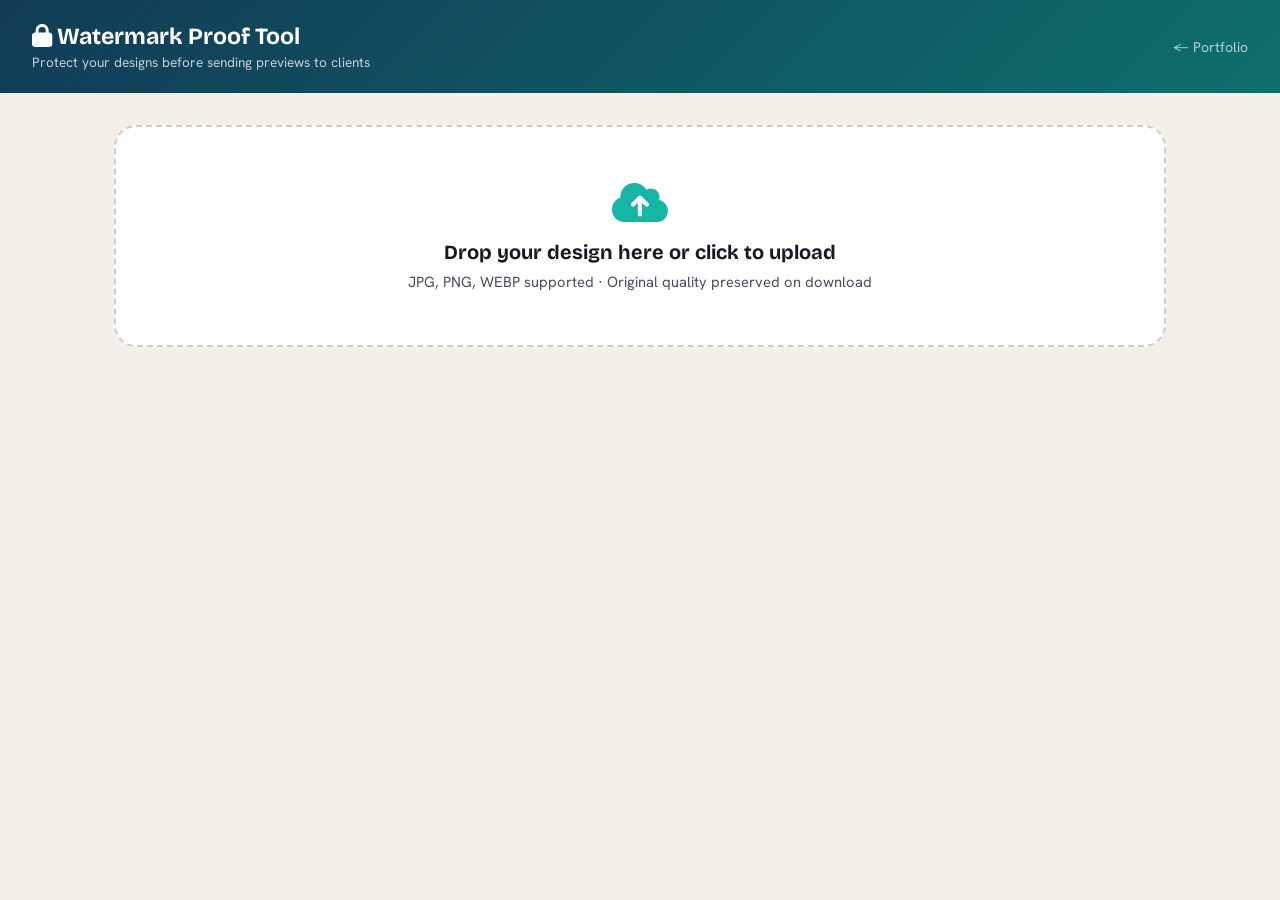
<file: watermark.html>
<!DOCTYPE html>
<html lang="en">
<head>
<meta charset="UTF-8"/>
<meta name="viewport" content="width=device-width,initial-scale=1.0"/>
<title>Watermark Proof Tool — Yeni Graphics</title>
<link rel="icon" href="/images/logo.png" />
<link rel="apple-touch-icon" href="/images/logo.png" />
<link href="https://fonts.googleapis.com/css2?family=Bricolage+Grotesque:opsz,wght@12..96,600;12..96,700&family=Hanken+Grotesk:wght@400;500;600&display=swap" rel="stylesheet"/>
<link rel="stylesheet" href="https://cdnjs.cloudflare.com/ajax/libs/font-awesome/6.4.2/css/all.min.css"/>
<style>
:root{--teal:#15b6a6;--coral:#fb6f5d;--navy:#123b56;--cream:#f4efe7;--ink:#161824;--soft:#4a4d5e;}
*{margin:0;padding:0;box-sizing:border-box;}
body{font-family:'Hanken Grotesk',sans-serif;background:var(--cream);color:var(--ink);min-height:100vh;}
header{background:linear-gradient(135deg,var(--navy),#0d6f6c);color:#fff;padding:22px 32px;display:flex;justify-content:space-between;align-items:center;}
header h1{font-family:'Bricolage Grotesque';font-size:1.45rem;font-weight:700;}
header p{opacity:.75;font-size:.85rem;margin-top:3px;}
a.back{color:rgba(255,255,255,.7);font-size:.88rem;text-decoration:none;}
a.back:hover{color:#fff;}

.main{max-width:1100px;margin:0 auto;padding:32px 24px;}

/* Upload zone */
.upload-zone{
  border:2.5px dashed rgba(22,24,36,.22);border-radius:22px;
  padding:54px 32px;text-align:center;cursor:pointer;
  background:#fff;transition:.25s;margin-bottom:28px;
}
.upload-zone:hover,.upload-zone.drag{border-color:var(--teal);background:rgba(21,182,166,.04);}
.upload-zone i{font-size:2.8rem;color:var(--teal);margin-bottom:14px;display:block;}
.upload-zone h3{font-family:'Bricolage Grotesque';font-size:1.25rem;font-weight:700;margin-bottom:8px;}
.upload-zone p{color:var(--soft);font-size:.92rem;}
.upload-zone input{display:none;}

/* Layout after upload */
.editor{display:none;gap:28px;}
.editor.show{display:grid;grid-template-columns:300px 1fr;}

.options{background:#fff;border-radius:20px;padding:26px;box-shadow:0 8px 24px -8px rgba(22,24,36,.12);align-self:start;}
.options h2{font-family:'Bricolage Grotesque';font-size:1.05rem;font-weight:700;margin-bottom:20px;color:var(--navy);}
.opt-field{margin-bottom:16px;}
.opt-field label{display:flex;justify-content:space-between;font-weight:600;font-size:.85rem;margin-bottom:6px;}
.opt-field label span{color:var(--soft);font-weight:400;}
.opt-field input[type=text],.opt-field select{
  width:100%;padding:10px 13px;border-radius:10px;
  border:1.6px solid rgba(22,24,36,.14);
  font-family:'Hanken Grotesk';font-size:.92rem;background:#fafafa;
}
.opt-field input[type=range]{width:100%;accent-color:var(--teal);}
.opt-field input[type=color]{width:48px;height:36px;border-radius:8px;border:1.6px solid rgba(22,24,36,.14);cursor:pointer;padding:2px;}
.color-row{display:flex;align-items:center;gap:10px;}
.color-row input[type=text]{flex:1;}

.btn{width:100%;padding:13px;border-radius:50px;border:none;font-weight:700;font-size:.95rem;cursor:pointer;transition:.2s;display:flex;align-items:center;justify-content:center;gap:8px;margin-top:8px;}
.btn-teal{background:var(--teal);color:#fff;}
.btn-teal:hover{background:#0e7d77;transform:translateY(-2px);}
.btn-coral{background:var(--coral);color:#fff;}
.btn-coral:hover{background:#e8523f;transform:translateY(-2px);}
.btn-outline{background:transparent;color:var(--navy);border:1.8px solid var(--navy);}
.btn-outline:hover{background:var(--navy);color:#fff;}

.canvas-wrap{background:#fff;border-radius:20px;padding:24px;box-shadow:0 8px 24px -8px rgba(22,24,36,.12);display:flex;flex-direction:column;align-items:center;}
.canvas-wrap h2{font-family:'Bricolage Grotesque';font-size:1.05rem;font-weight:700;margin-bottom:16px;color:var(--navy);align-self:flex-start;}
#previewCanvas{max-width:100%;border-radius:12px;box-shadow:0 8px 28px -8px rgba(22,24,36,.2);}

@media(max-width:768px){.editor.show{grid-template-columns:1fr;}}
</style>
</head>
<body>
<header>
  <div>
    <h1><i class="fa-solid fa-lock"></i> Watermark Proof Tool</h1>
    <p>Protect your designs before sending previews to clients</p>
  </div>
  <a href="https://yeni-graphics.vercel.app" class="back">← Portfolio</a>
</header>

<div class="main">
  <!-- Upload Zone -->
  <div class="upload-zone" id="uploadZone" onclick="document.getElementById('fileInput').click()"
       ondragover="event.preventDefault();this.classList.add('drag')"
       ondragleave="this.classList.remove('drag')"
       ondrop="handleDrop(event)">
    <i class="fa-solid fa-cloud-arrow-up"></i>
    <h3>Drop your design here or click to upload</h3>
    <p>JPG, PNG, WEBP supported · Original quality preserved on download</p>
    <input type="file" id="fileInput" accept="image/*" onchange="loadImage(this.files[0])"/>
  </div>

  <!-- Editor (shown after upload) -->
  <div class="editor" id="editor">
    <div class="options">
      <h2>Watermark Options</h2>

      <div class="opt-field">
        <label>Watermark Text</label>
        <input type="text" id="wmText" value="PROOF — Yeni Graphics" oninput="redraw()"/>
      </div>

      <div class="opt-field">
        <label>Opacity <span id="opacityVal">35%</span></label>
        <input type="range" id="wmOpacity" min="5" max="90" value="35" oninput="document.getElementById('opacityVal').textContent=this.value+'%';redraw()"/>
      </div>

      <div class="opt-field">
        <label>Color</label>
        <div class="color-row">
          <input type="color" id="wmColor" value="#ffffff" oninput="redraw()"/>
          <input type="text" id="wmColorText" value="#ffffff" oninput="syncColor(this.value)"/>
        </div>
      </div>

      <div class="opt-field">
        <label>Spacing</label>
        <select id="wmSpacing" onchange="redraw()">
          <option value="180">Dense</option>
          <option value="260" selected>Normal</option>
          <option value="380">Sparse</option>
        </select>
      </div>

      <div class="opt-field">
        <label>Font Size</label>
        <select id="wmSize" onchange="redraw()">
          <option value="24">Small</option>
          <option value="34" selected>Medium</option>
          <option value="48">Large</option>
        </select>
      </div>

      <button class="btn btn-teal" onclick="downloadImage()"><i class="fa-solid fa-download"></i> Download Watermarked Image</button>
      <button class="btn btn-outline" style="margin-top:10px" onclick="resetTool()"><i class="fa-solid fa-rotate-left"></i> Upload New Image</button>
    </div>

    <div class="canvas-wrap">
      <h2>Preview</h2>
      <canvas id="previewCanvas"></canvas>
    </div>
  </div>
</div>

<canvas id="fullCanvas" style="display:none"></canvas>

<script>
let originalImage = null;
let originalFile = null;

function handleDrop(e){
  e.preventDefault();
  document.getElementById('uploadZone').classList.remove('drag');
  const f = e.dataTransfer.files[0];
  if(f && f.type.startsWith('image/')) loadImage(f);
}

function loadImage(file){
  if(!file) return;
  originalFile = file;
  const reader = new FileReader();
  reader.onload = e => {
    const img = new Image();
    img.onload = () => {
      originalImage = img;
      document.getElementById('uploadZone').style.display = 'none';
      document.getElementById('editor').classList.add('show');
      redraw();
    };
    img.src = e.target.result;
  };
  reader.readAsDataURL(file);
}

function syncColor(val){
  if(/^#[0-9a-fA-F]{6}$/.test(val)){
    document.getElementById('wmColor').value = val;
    redraw();
  }
}

function drawWatermark(canvas, img){
  const ctx = canvas.getContext('2d');
  ctx.drawImage(img, 0, 0, canvas.width, canvas.height);

  const text    = document.getElementById('wmText').value || 'PROOF — Yeni Graphics';
  const opacity = parseInt(document.getElementById('wmOpacity').value) / 100;
  const color   = document.getElementById('wmColor').value;
  const spacing = parseInt(document.getElementById('wmSpacing').value);
  const size    = parseInt(document.getElementById('wmSize').value);

  // Scale font size relative to canvas vs preview
  const scale = canvas.width / (document.getElementById('previewCanvas').width || canvas.width);
  const scaledSize = size * scale;
  const scaledSpacing = spacing * scale;

  ctx.save();
  ctx.globalAlpha = opacity;
  ctx.fillStyle = color;
  ctx.font = `bold ${scaledSize}px 'Hanken Grotesk', sans-serif`;
  ctx.textAlign = 'center';
  ctx.textBaseline = 'middle';

  const diag = Math.sqrt(canvas.width ** 2 + canvas.height ** 2);
  ctx.translate(canvas.width / 2, canvas.height / 2);
  ctx.rotate(-35 * Math.PI / 180);

  for(let y = -diag; y < diag; y += scaledSpacing){
    for(let x = -diag; x < diag; x += scaledSpacing){
      ctx.fillText(text, x, y);
    }
  }
  ctx.restore();

  // Update color text input
  document.getElementById('wmColorText').value = color;
}

function redraw(){
  if(!originalImage) return;
  const canvas = document.getElementById('previewCanvas');
  const maxW = Math.min(originalImage.width, 800);
  const ratio = originalImage.height / originalImage.width;
  canvas.width  = maxW;
  canvas.height = Math.round(maxW * ratio);
  drawWatermark(canvas, originalImage);
}

function downloadImage(){
  if(!originalImage) return;
  const canvas = document.getElementById('fullCanvas');
  canvas.width  = originalImage.width;
  canvas.height = originalImage.height;
  drawWatermark(canvas, originalImage);
  const link = document.createElement('a');
  const name = originalFile ? 'proof-' + originalFile.name.replace(/\.[^.]+$/,'.png') : 'proof-design.png';
  link.download = name;
  link.href = canvas.toDataURL('image/png');
  link.click();
}

function resetTool(){
  originalImage = null;
  originalFile  = null;
  document.getElementById('uploadZone').style.display = '';
  document.getElementById('editor').classList.remove('show');
  document.getElementById('fileInput').value = '';
}
</script>
</body>
</html>
</file>
<file: web/_next/static/css/ec6f7720d8df651f.css>
/*! tailwindcss v4.3.2 | MIT License | https://tailwindcss.com */@layer properties{@supports (((-webkit-hyphens:none)) and (not (margin-trim:inline))) or ((-moz-orient:inline) and (not (color:rgb(from red r g b)))){*,::backdrop,:after,:before{--tw-translate-x:0;--tw-translate-y:0;--tw-translate-z:0;--tw-scale-x:1;--tw-scale-y:1;--tw-scale-z:1;--tw-rotate-x:initial;--tw-rotate-y:initial;--tw-rotate-z:initial;--tw-skew-x:initial;--tw-skew-y:initial;--tw-border-style:solid;--tw-gradient-position:initial;--tw-gradient-from:#0000;--tw-gradient-via:#0000;--tw-gradient-to:#0000;--tw-gradient-stops:initial;--tw-gradient-via-stops:initial;--tw-gradient-from-position:0%;--tw-gradient-via-position:50%;--tw-gradient-to-position:100%;--tw-leading:initial;--tw-font-weight:initial;--tw-tracking:initial;--tw-ordinal:initial;--tw-slashed-zero:initial;--tw-numeric-figure:initial;--tw-numeric-spacing:initial;--tw-numeric-fraction:initial;--tw-shadow:0 0 #0000;--tw-shadow-color:initial;--tw-shadow-alpha:100%;--tw-inset-shadow:0 0 #0000;--tw-inset-shadow-color:initial;--tw-inset-shadow-alpha:100%;--tw-ring-color:initial;--tw-ring-shadow:0 0 #0000;--tw-inset-ring-color:initial;--tw-inset-ring-shadow:0 0 #0000;--tw-ring-inset:initial;--tw-ring-offset-width:0px;--tw-ring-offset-color:#fff;--tw-ring-offset-shadow:0 0 #0000;--tw-outline-style:solid;--tw-blur:initial;--tw-brightness:initial;--tw-contrast:initial;--tw-grayscale:initial;--tw-hue-rotate:initial;--tw-invert:initial;--tw-opacity:initial;--tw-saturate:initial;--tw-sepia:initial;--tw-drop-shadow:initial;--tw-drop-shadow-color:initial;--tw-drop-shadow-alpha:100%;--tw-drop-shadow-size:initial;--tw-backdrop-blur:initial;--tw-backdrop-brightness:initial;--tw-backdrop-contrast:initial;--tw-backdrop-grayscale:initial;--tw-backdrop-hue-rotate:initial;--tw-backdrop-invert:initial;--tw-backdrop-opacity:initial;--tw-backdrop-saturate:initial;--tw-backdrop-sepia:initial;--tw-duration:initial;--tw-ease:initial;--tw-animation-delay:0s;--tw-animation-direction:normal;--tw-animation-duration:initial;--tw-animation-fill-mode:none;--tw-animation-iteration-count:1;--tw-enter-blur:0;--tw-enter-opacity:1;--tw-enter-rotate:0;--tw-enter-scale:1;--tw-enter-translate-x:0;--tw-enter-translate-y:0;--tw-exit-blur:0;--tw-exit-opacity:1;--tw-exit-rotate:0;--tw-exit-scale:1;--tw-exit-translate-x:0;--tw-exit-translate-y:0}}}@layer theme{:host,:root{--font-sans:"Hanken Grotesk",system-ui,sans-serif;--font-mono:"Hanken Grotesk",system-ui,sans-serif;--color-black:#000;--color-white:#fff;--spacing:.25rem;--container-sm:24rem;--container-md:28rem;--container-lg:32rem;--container-xl:36rem;--container-2xl:42rem;--container-5xl:64rem;--container-6xl:72rem;--container-7xl:80rem;--text-xs:.75rem;--text-xs--line-height:calc(1 / .75);--text-sm:.875rem;--text-sm--line-height:calc(1.25 / .875);--text-base:1rem;--text-base--line-height:calc(1.5 / 1);--text-lg:1.125rem;--text-lg--line-height:calc(1.75 / 1.125);--text-xl:1.25rem;--text-xl--line-height:calc(1.75 / 1.25);--text-2xl:1.5rem;--text-2xl--line-height:calc(2 / 1.5);--text-3xl:1.875rem;--text-3xl--line-height:calc(2.25 / 1.875);--text-4xl:2.25rem;--text-4xl--line-height:calc(2.5 / 2.25);--text-5xl:3rem;--text-5xl--line-height:1;--text-6xl:3.75rem;--text-6xl--line-height:1;--text-7xl:4.5rem;--text-7xl--line-height:1;--text-8xl:6rem;--text-8xl--line-height:1;--font-weight-medium:500;--font-weight-semibold:600;--font-weight-bold:700;--tracking-tight:-.025em;--leading-relaxed:1.625;--radius-md:.375rem;--radius-xl:.75rem;--radius-2xl:1rem;--ease-out:cubic-bezier(0,0,.2,1);--animate-ping:ping 1s cubic-bezier(0,0,.2,1) infinite;--animate-pulse:pulse 2s cubic-bezier(.4,0,.6,1) infinite;--blur-sm:8px;--blur-md:12px;--default-transition-duration:.15s;--default-transition-timing-function:cubic-bezier(.4,0,.2,1);--default-font-family:"Hanken Grotesk",system-ui,sans-serif;--default-mono-font-family:"Hanken Grotesk",system-ui,sans-serif;--font-display:"Bricolage Grotesque",system-ui,sans-serif}}@layer base{*,::backdrop,:after,:before{box-sizing:border-box;border:0 solid;margin:0;padding:0}::file-selector-button{box-sizing:border-box;border:0 solid;margin:0;padding:0}:host,html{-webkit-text-size-adjust:100%;tab-size:4;line-height:1.5;font-family:var(--default-font-family,ui-sans-serif,system-ui,sans-serif,"Apple Color Emoji","Segoe UI Emoji","Segoe UI Symbol","Noto Color Emoji");font-feature-settings:var(--default-font-feature-settings,normal);font-variation-settings:var(--default-font-variation-settings,normal);-webkit-tap-highlight-color:transparent}hr{height:0;color:inherit;border-top-width:1px}abbr:where([title]){-webkit-text-decoration:underline dotted;text-decoration:underline dotted}h1,h2,h3,h4,h5,h6{font-size:inherit;font-weight:inherit}a{color:inherit;-webkit-text-decoration:inherit;text-decoration:inherit}b,strong{font-weight:bolder}code,kbd,pre,samp{font-family:var(--default-mono-font-family,ui-monospace,SFMono-Regular,Menlo,Monaco,Consolas,"Liberation Mono","Courier New",monospace);font-feature-settings:var(--default-mono-font-feature-settings,normal);font-variation-settings:var(--default-mono-font-variation-settings,normal);font-size:1em}small{font-size:80%}sub,sup{vertical-align:baseline;font-size:75%;line-height:0;position:relative}sub{bottom:-.25em}sup{top:-.5em}table{text-indent:0;border-color:inherit;border-collapse:collapse}:-moz-focusring{outline:auto}progress{vertical-align:baseline}summary{display:list-item}menu,ol,ul{list-style:none}audio,canvas,embed,iframe,img,object,svg,video{vertical-align:middle;display:block}img,video{max-width:100%;height:auto}button,input,optgroup,select,textarea{font:inherit;font-feature-settings:inherit;font-variation-settings:inherit;letter-spacing:inherit;color:inherit;opacity:1;background-color:#0000;border-radius:0}::file-selector-button{font:inherit;font-feature-settings:inherit;font-variation-settings:inherit;letter-spacing:inherit;color:inherit;opacity:1;background-color:#0000;border-radius:0}:where(select:is([multiple],[size])) optgroup{font-weight:bolder}:where(select:is([multiple],[size])) optgroup option{padding-inline-start:20px}::file-selector-button{margin-inline-end:4px}::placeholder{opacity:1}@supports (not ((-webkit-appearance:-apple-pay-button))) or (contain-intrinsic-size:1px){::placeholder{color:currentColor}@supports (color:color-mix(in lab,red,red)){::placeholder{color:color-mix(in oklab,currentcolor 50%,transparent)}}}textarea{resize:vertical}::-webkit-search-decoration{-webkit-appearance:none}::-webkit-date-and-time-value{min-height:1lh;text-align:inherit}::-webkit-datetime-edit{display:inline-flex}::-webkit-datetime-edit-fields-wrapper{padding:0}::-webkit-datetime-edit,::-webkit-datetime-edit-year-field{padding-block:0}::-webkit-datetime-edit-day-field,::-webkit-datetime-edit-month-field{padding-block:0}::-webkit-datetime-edit-hour-field,::-webkit-datetime-edit-minute-field{padding-block:0}::-webkit-datetime-edit-millisecond-field,::-webkit-datetime-edit-second-field{padding-block:0}::-webkit-datetime-edit-meridiem-field{padding-block:0}::-webkit-calendar-picker-indicator{line-height:1}:-moz-ui-invalid{box-shadow:none}button,input:where([type=button],[type=reset],[type=submit]){appearance:button}::file-selector-button{appearance:button}::-webkit-inner-spin-button,::-webkit-outer-spin-button{height:auto}[hidden]:where(:not([hidden=until-found])){display:none!important}}@layer components;@layer utilities{.pointer-events-auto{pointer-events:auto}.pointer-events-none{pointer-events:none}.invisible{visibility:hidden}.visible{visibility:visible}.absolute{position:absolute}.fixed{position:fixed}.relative{position:relative}.static{position:static}.inset-0{inset:0}.inset-1\.5{inset:calc(var(--spacing) * 1.5)}.inset-\[-8\%\]{inset:-8%}.inset-x-0{inset-inline:0}.inset-y-0{inset-block:0}.-top-4{top:calc(var(--spacing) * -4)}.-top-6{top:calc(var(--spacing) * -6)}.-top-10{top:calc(var(--spacing) * -10)}.top-0{top:0}.top-1\/2{top:50%}.top-1\/3{top:33.3333%}.top-3{top:calc(var(--spacing) * 3)}.top-\[-18\%\]{top:-18%}.top-\[6\%\]{top:6%}.top-\[12\%\]{top:12%}.top-\[42\%\]{top:42%}.-right-3{right:calc(var(--spacing) * -3)}.-right-4{right:calc(var(--spacing) * -4)}.right-0{right:0}.right-2{right:calc(var(--spacing) * 2)}.right-4{right:calc(var(--spacing) * 4)}.right-\[-14\%\]{right:-14%}.right-\[12\%\]{right:12%}.-bottom-4{bottom:calc(var(--spacing) * -4)}.-bottom-6{bottom:calc(var(--spacing) * -6)}.-bottom-\[0\.12em\]{bottom:-.12em}.bottom-0{bottom:0}.bottom-2{bottom:calc(var(--spacing) * 2)}.bottom-5{bottom:calc(var(--spacing) * 5)}.bottom-\[-1px\]{bottom:-1px}.bottom-\[-25\%\]{bottom:-25%}.-left-4{left:calc(var(--spacing) * -4)}.left-0{left:0}.left-1\/2{left:50%}.left-5{left:calc(var(--spacing) * 5)}.left-\[-12\%\]{left:-12%}.left-\[12\%\]{left:12%}.left-\[28\%\]{left:28%}.z-0{z-index:0}.z-10{z-index:10}.z-40{z-index:40}.z-50{z-index:50}.z-\[70\]{z-index:70}.z-\[80\]{z-index:80}.mx-auto{margin-inline:auto}.mt-1{margin-top:var(--spacing)}.mt-2{margin-top:calc(var(--spacing) * 2)}.mt-3{margin-top:calc(var(--spacing) * 3)}.mt-4{margin-top:calc(var(--spacing) * 4)}.mt-5{margin-top:calc(var(--spacing) * 5)}.mt-6{margin-top:calc(var(--spacing) * 6)}.mt-7{margin-top:calc(var(--spacing) * 7)}.mt-8{margin-top:calc(var(--spacing) * 8)}.mt-9{margin-top:calc(var(--spacing) * 9)}.mt-10{margin-top:calc(var(--spacing) * 10)}.mt-12{margin-top:calc(var(--spacing) * 12)}.mt-16{margin-top:calc(var(--spacing) * 16)}.mt-20{margin-top:calc(var(--spacing) * 20)}.mt-24{margin-top:calc(var(--spacing) * 24)}.mt-32{margin-top:calc(var(--spacing) * 32)}.-mb-\[0\.12em\]{margin-bottom:-.12em}.mb-7{margin-bottom:calc(var(--spacing) * 7)}.-ml-1{margin-left:calc(var(--spacing) * -1)}.ml-1{margin-left:var(--spacing)}.ml-2{margin-left:calc(var(--spacing) * 2)}.block{display:block}.flex{display:flex}.grid{display:grid}.hidden{display:none}.inline-block{display:inline-block}.inline-flex{display:inline-flex}.aspect-\[4\/5\]{aspect-ratio:4/5}.aspect-\[16\/11\]{aspect-ratio:16/11}.aspect-\[1280\/756\]{aspect-ratio:1280/756}.aspect-\[1280\/800\]{aspect-ratio:1280/800}.size-9{width:calc(var(--spacing) * 9);height:calc(var(--spacing) * 9)}.h-1\.5{height:calc(var(--spacing) * 1.5)}.h-1\/2{height:50%}.h-2{height:calc(var(--spacing) * 2)}.h-2\.5{height:calc(var(--spacing) * 2.5)}.h-4{height:calc(var(--spacing) * 4)}.h-5{height:calc(var(--spacing) * 5)}.h-6{height:calc(var(--spacing) * 6)}.h-7{height:calc(var(--spacing) * 7)}.h-8{height:calc(var(--spacing) * 8)}.h-9{height:calc(var(--spacing) * 9)}.h-11{height:calc(var(--spacing) * 11)}.h-14{height:calc(var(--spacing) * 14)}.h-44{height:calc(var(--spacing) * 44)}.h-\[0\.28em\]{height:.28em}.h-\[45vw\]{height:45vw}.h-\[50vw\]{height:50vw}.h-\[60vw\]{height:60vw}.h-\[70vw\]{height:70vw}.h-full{height:100%}.h-px{height:1px}.min-h-11{min-height:calc(var(--spacing) * 11)}.min-h-12{min-height:calc(var(--spacing) * 12)}.min-h-14{min-height:calc(var(--spacing) * 14)}.min-h-\[min\(80vh\,30rem\)\]{min-height:min(80vh,30rem)}.min-h-\[min\(100svh\,44rem\)\]{min-height:min(100svh,44rem)}.min-h-\[min\(100svh\,60rem\)\]{min-height:min(100svh,60rem)}.w-1\.5{width:calc(var(--spacing) * 1.5)}.w-1\/2{width:50%}.w-2{width:calc(var(--spacing) * 2)}.w-2\.5{width:calc(var(--spacing) * 2.5)}.w-4{width:calc(var(--spacing) * 4)}.w-5{width:calc(var(--spacing) * 5)}.w-6{width:calc(var(--spacing) * 6)}.w-14{width:calc(var(--spacing) * 14)}.w-44{width:calc(var(--spacing) * 44)}.w-56{width:calc(var(--spacing) * 56)}.w-\[45vw\]{width:45vw}.w-\[50vw\]{width:50vw}.w-\[60vw\]{width:60vw}.w-\[70vw\]{width:70vw}.w-\[76\%\]{width:76%}.w-full{width:100%}.w-max{width:max-content}.w-px{width:1px}.max-w-5xl{max-width:var(--container-5xl)}.max-w-6xl{max-width:var(--container-6xl)}.max-w-7xl{max-width:var(--container-7xl)}.max-w-\[16ch\]{max-width:16ch}.max-w-lg{max-width:var(--container-lg)}.max-w-md{max-width:var(--container-md)}.max-w-sm{max-width:var(--container-sm)}.max-w-xl{max-width:var(--container-xl)}.shrink-0{flex-shrink:0}.origin-left{transform-origin:0}.origin-top{transform-origin:top}.origin-top-left{transform-origin:0 0}.-translate-x-1\/2{--tw-translate-x:calc(calc(1 / 2 * 100%) * -1)}.-translate-x-1\/2,.-translate-y-1\/2{translate:var(--tw-translate-x) var(--tw-translate-y)}.-translate-y-1\/2{--tw-translate-y:calc(calc(1 / 2 * 100%) * -1)}.scale-75{--tw-scale-x:75%;--tw-scale-y:75%;--tw-scale-z:75%}.scale-75,.scale-x-0{scale:var(--tw-scale-x) var(--tw-scale-y)}.scale-x-0{--tw-scale-x:0%}.scale-\[0\.9\]{scale:.9}.transform{transform:var(--tw-rotate-x,) var(--tw-rotate-y,) var(--tw-rotate-z,) var(--tw-skew-x,) var(--tw-skew-y,)}.animate-ping{animation:var(--animate-ping)}.animate-pulse{animation:var(--animate-pulse)}.flex-col{flex-direction:column}.flex-wrap{flex-wrap:wrap}.place-items-center{place-items:center}.items-baseline{align-items:baseline}.items-center{align-items:center}.items-start{align-items:flex-start}.justify-between{justify-content:space-between}.justify-center{justify-content:center}.gap-1\.5{gap:calc(var(--spacing) * 1.5)}.gap-2{gap:calc(var(--spacing) * 2)}.gap-2\.5{gap:calc(var(--spacing) * 2.5)}.gap-3{gap:calc(var(--spacing) * 3)}.gap-6{gap:calc(var(--spacing) * 6)}.gap-8{gap:calc(var(--spacing) * 8)}.gap-10{gap:calc(var(--spacing) * 10)}.gap-12{gap:calc(var(--spacing) * 12)}.gap-14{gap:calc(var(--spacing) * 14)}.gap-x-8{column-gap:calc(var(--spacing) * 8)}.gap-y-0{row-gap:0}.truncate{text-overflow:ellipsis;white-space:nowrap}.overflow-hidden,.truncate{overflow:hidden}.overflow-visible{overflow:visible}.overflow-x-clip{overflow-x:clip}.rounded{border-radius:.25rem}.rounded-2xl{border-radius:var(--radius-2xl)}.rounded-\[28px\]{border-radius:28px}.rounded-full{border-radius:3.40282e+38px}.rounded-md{border-radius:var(--radius-md)}.rounded-xl{border-radius:var(--radius-xl)}.border{border-style:var(--tw-border-style);border-width:1px}.border-0{border-style:var(--tw-border-style);border-width:0}.border-t{border-top-style:var(--tw-border-style);border-top-width:1px}.border-b{border-bottom-style:var(--tw-border-style);border-bottom-width:1px}.border-amber,.border-amber\/60{border-color:var(--amber)}@supports (color:color-mix(in lab,red,red)){.border-amber\/60{border-color:color-mix(in oklab,var(--amber) 60%,transparent)}}.border-line{border-color:var(--line)}.border-paper\/20{border-color:var(--paper)}@supports (color:color-mix(in lab,red,red)){.border-paper\/20{border-color:color-mix(in oklab,var(--paper) 20%,transparent)}}.border-paper\/25{border-color:var(--paper)}@supports (color:color-mix(in lab,red,red)){.border-paper\/25{border-color:color-mix(in oklab,var(--paper) 25%,transparent)}}.border-paper\/30{border-color:var(--paper)}@supports (color:color-mix(in lab,red,red)){.border-paper\/30{border-color:color-mix(in oklab,var(--paper) 30%,transparent)}}.border-white{border-color:var(--color-white)}.bg-\[\#22c55e\]{background-color:#22c55e}.bg-\[\#123b56\]{background-color:#123b56}.bg-\[\#161824\]{background-color:#161824}.bg-\[\#161824\]\/80{background-color:oklab(21.2873% .00284953 -.0237292/.8)}.bg-\[\#f4c14a\]{background-color:#f4c14a}.bg-amber,.bg-amber\/90{background-color:var(--amber)}@supports (color:color-mix(in lab,red,red)){.bg-amber\/90{background-color:color-mix(in oklab,var(--amber) 90%,transparent)}}.bg-ink{background-color:var(--ink)}.bg-ink-2,.bg-ink-2\/60{background-color:var(--ink-2)}@supports (color:color-mix(in lab,red,red)){.bg-ink-2\/60{background-color:color-mix(in oklab,var(--ink-2) 60%,transparent)}}.bg-ink-2\/70{background-color:var(--ink-2)}@supports (color:color-mix(in lab,red,red)){.bg-ink-2\/70{background-color:color-mix(in oklab,var(--ink-2) 70%,transparent)}}.bg-ink\/60{background-color:var(--ink)}@supports (color:color-mix(in lab,red,red)){.bg-ink\/60{background-color:color-mix(in oklab,var(--ink) 60%,transparent)}}.bg-ink\/90{background-color:var(--ink)}@supports (color:color-mix(in lab,red,red)){.bg-ink\/90{background-color:color-mix(in oklab,var(--ink) 90%,transparent)}}.bg-line{background-color:var(--line)}.bg-paper{background-color:var(--paper)}.bg-teal,.bg-teal\/80{background-color:var(--teal)}@supports (color:color-mix(in lab,red,red)){.bg-teal\/80{background-color:color-mix(in oklab,var(--teal) 80%,transparent)}}.bg-white{background-color:var(--color-white)}.bg-white\/10{background-color:#ffffff1a}@supports (color:color-mix(in lab,red,red)){.bg-white\/10{background-color:color-mix(in oklab,var(--color-white) 10%,transparent)}}.bg-gradient-to-b{--tw-gradient-position:to bottom in oklab;background-image:linear-gradient(var(--tw-gradient-stops))}.bg-\[radial-gradient\(circle\,rgba\(21\,182\,166\,0\.18\)\,transparent_60\%\)\]{background-image:radial-gradient(circle,#15b6a62e,#0000 60%)}.from-transparent{--tw-gradient-from:transparent;--tw-gradient-stops:var(--tw-gradient-via-stops,var(--tw-gradient-position),var(--tw-gradient-from) var(--tw-gradient-from-position),var(--tw-gradient-to) var(--tw-gradient-to-position))}.via-ink\/95{--tw-gradient-via:var(--ink)}@supports (color:color-mix(in lab,red,red)){.via-ink\/95{--tw-gradient-via:color-mix(in oklab,var(--ink) 95%,transparent)}}.via-ink\/95{--tw-gradient-via-stops:var(--tw-gradient-position),var(--tw-gradient-from) var(--tw-gradient-from-position),var(--tw-gradient-via) var(--tw-gradient-via-position),var(--tw-gradient-to) var(--tw-gradient-to-position);--tw-gradient-stops:var(--tw-gradient-via-stops)}.to-ink{--tw-gradient-to:var(--ink);--tw-gradient-stops:var(--tw-gradient-via-stops,var(--tw-gradient-position),var(--tw-gradient-from) var(--tw-gradient-from-position),var(--tw-gradient-to) var(--tw-gradient-to-position))}.fill-teal{fill:var(--teal)}.object-cover{object-fit:cover}.object-top{object-position:top}.p-3{padding:calc(var(--spacing) * 3)}.p-5{padding:calc(var(--spacing) * 5)}.px-2\.5{padding-inline:calc(var(--spacing) * 2.5)}.px-3{padding-inline:calc(var(--spacing) * 3)}.px-3\.5{padding-inline:calc(var(--spacing) * 3.5)}.px-4{padding-inline:calc(var(--spacing) * 4)}.px-5{padding-inline:calc(var(--spacing) * 5)}.px-6{padding-inline:calc(var(--spacing) * 6)}.px-7{padding-inline:calc(var(--spacing) * 7)}.px-8{padding-inline:calc(var(--spacing) * 8)}.py-1{padding-block:var(--spacing)}.py-1\.5{padding-block:calc(var(--spacing) * 1.5)}.py-2{padding-block:calc(var(--spacing) * 2)}.py-3{padding-block:calc(var(--spacing) * 3)}.py-3\.5{padding-block:calc(var(--spacing) * 3.5)}.py-4{padding-block:calc(var(--spacing) * 4)}.py-5{padding-block:calc(var(--spacing) * 5)}.py-6{padding-block:calc(var(--spacing) * 6)}.py-8{padding-block:calc(var(--spacing) * 8)}.py-10{padding-block:calc(var(--spacing) * 10)}.py-32{padding-block:calc(var(--spacing) * 32)}.pt-5{padding-top:calc(var(--spacing) * 5)}.pt-28{padding-top:calc(var(--spacing) * 28)}.pt-32{padding-top:calc(var(--spacing) * 32)}.pt-\[30vh\]{padding-top:30vh}.pb-1{padding-bottom:var(--spacing)}.pb-4{padding-bottom:calc(var(--spacing) * 4)}.pb-24{padding-bottom:calc(var(--spacing) * 24)}.pb-28{padding-bottom:calc(var(--spacing) * 28)}.pb-32{padding-bottom:calc(var(--spacing) * 32)}.pb-\[0\.12em\]{padding-bottom:.12em}.text-center{text-align:center}.align-bottom{vertical-align:bottom}.font-mono{font-family:Hanken Grotesk,system-ui,sans-serif}.text-3xl{font-size:var(--text-3xl);line-height:var(--tw-leading,var(--text-3xl--line-height))}.text-4xl{font-size:var(--text-4xl);line-height:var(--tw-leading,var(--text-4xl--line-height))}.text-5xl{font-size:var(--text-5xl);line-height:var(--tw-leading,var(--text-5xl--line-height))}.text-7xl{font-size:var(--text-7xl);line-height:var(--tw-leading,var(--text-7xl--line-height))}.text-base{font-size:var(--text-base);line-height:var(--tw-leading,var(--text-base--line-height))}.text-lg{font-size:var(--text-lg);line-height:var(--tw-leading,var(--text-lg--line-height))}.text-sm{font-size:var(--text-sm);line-height:var(--tw-leading,var(--text-sm--line-height))}.text-xl{font-size:var(--text-xl);line-height:var(--tw-leading,var(--text-xl--line-height))}.text-xs{font-size:var(--text-xs);line-height:var(--tw-leading,var(--text-xs--line-height))}.text-\[0\.65rem\]{font-size:.65rem}.text-\[8\.5vw\]{font-size:8.5vw}.text-\[11px\]{font-size:11px}.text-\[11vw\]{font-size:11vw}.text-\[12vw\]{font-size:12vw}.text-\[14vw\]{font-size:14vw}.leading-\[1\.02\]{--tw-leading:1.02;line-height:1.02}.leading-none{--tw-leading:1;line-height:1}.leading-relaxed{--tw-leading:var(--leading-relaxed);line-height:var(--leading-relaxed)}.font-bold{--tw-font-weight:var(--font-weight-bold);font-weight:var(--font-weight-bold)}.font-medium{--tw-font-weight:var(--font-weight-medium);font-weight:var(--font-weight-medium)}.font-semibold{--tw-font-weight:var(--font-weight-semibold);font-weight:var(--font-weight-semibold)}.\!tracking-\[0\.12em\]{--tw-tracking:.12em!important;letter-spacing:.12em!important}.tracking-\[0\.16em\]{--tw-tracking:.16em;letter-spacing:.16em}.tracking-tight{--tw-tracking:var(--tracking-tight);letter-spacing:var(--tracking-tight)}.whitespace-nowrap{white-space:nowrap}.text-\[\#15803d\]{color:#15803d}.text-\[\#f4efe7\]{color:#f4efe7}.text-\[color\:var\(--teal-deep\)\]{color:var(--teal-deep)}.text-amber{color:var(--amber)}.text-ink{color:var(--ink)}.text-paper{color:var(--paper)}.text-paper-dim{color:var(--paper-dim)}.text-paper\/70{color:var(--paper)}@supports (color:color-mix(in lab,red,red)){.text-paper\/70{color:color-mix(in oklab,var(--paper) 70%,transparent)}}.text-paper\/75{color:var(--paper)}@supports (color:color-mix(in lab,red,red)){.text-paper\/75{color:color-mix(in oklab,var(--paper) 75%,transparent)}}.text-paper\/80{color:var(--paper)}@supports (color:color-mix(in lab,red,red)){.text-paper\/80{color:color-mix(in oklab,var(--paper) 80%,transparent)}}.text-teal{color:var(--teal)}.text-white{color:var(--color-white)}.text-white\/60{color:#fff9}@supports (color:color-mix(in lab,red,red)){.text-white\/60{color:color-mix(in oklab,var(--color-white) 60%,transparent)}}.text-white\/70{color:#ffffffb3}@supports (color:color-mix(in lab,red,red)){.text-white\/70{color:color-mix(in oklab,var(--color-white) 70%,transparent)}}.uppercase{text-transform:uppercase}.tabular-nums{--tw-numeric-spacing:tabular-nums;font-variant-numeric:var(--tw-ordinal,) var(--tw-slashed-zero,) var(--tw-numeric-figure,) var(--tw-numeric-spacing,) var(--tw-numeric-fraction,)}.underline{text-decoration-line:underline}.underline-offset-4{text-underline-offset:4px}.antialiased{-webkit-font-smoothing:antialiased;-moz-osx-font-smoothing:grayscale}.opacity-60{opacity:.6}.opacity-75{opacity:.75}.mix-blend-difference{mix-blend-mode:difference}.shadow{--tw-shadow:0 1px 3px 0 var(--tw-shadow-color,#0000001a),0 1px 2px -1px var(--tw-shadow-color,#0000001a)}.shadow,.shadow-\[0_14px_34px_rgba\(251\,111\,93\,0\.45\)\]{box-shadow:var(--tw-inset-shadow),var(--tw-inset-ring-shadow),var(--tw-ring-offset-shadow),var(--tw-ring-shadow),var(--tw-shadow)}.shadow-\[0_14px_34px_rgba\(251\,111\,93\,0\.45\)\]{--tw-shadow:0 14px 34px var(--tw-shadow-color,#fb6f5d73)}.shadow-\[0_14px_40px_rgba\(251\,111\,93\,0\.35\)\]{--tw-shadow:0 14px 40px var(--tw-shadow-color,#fb6f5d59)}.shadow-\[0_14px_40px_rgba\(251\,111\,93\,0\.35\)\],.shadow-\[0_18px_40px_rgba\(18\,59\,86\,0\.18\)\]{box-shadow:var(--tw-inset-shadow),var(--tw-inset-ring-shadow),var(--tw-ring-offset-shadow),var(--tw-ring-shadow),var(--tw-shadow)}.shadow-\[0_18px_40px_rgba\(18\,59\,86\,0\.18\)\]{--tw-shadow:0 18px 40px var(--tw-shadow-color,#123b562e)}.shadow-\[0_18px_40px_rgba\(18\,59\,86\,0\.25\)\]{--tw-shadow:0 18px 40px var(--tw-shadow-color,#123b5640)}.shadow-\[0_18px_40px_rgba\(18\,59\,86\,0\.25\)\],.shadow-\[0_20px_60px_rgba\(251\,111\,93\,0\.35\)\]{box-shadow:var(--tw-inset-shadow),var(--tw-inset-ring-shadow),var(--tw-ring-offset-shadow),var(--tw-ring-shadow),var(--tw-shadow)}.shadow-\[0_20px_60px_rgba\(251\,111\,93\,0\.35\)\]{--tw-shadow:0 20px 60px var(--tw-shadow-color,#fb6f5d59)}.shadow-\[0_24px_60px_rgba\(18\,59\,86\,0\.22\)\]{--tw-shadow:0 24px 60px var(--tw-shadow-color,#123b5638)}.shadow-\[0_24px_60px_rgba\(18\,59\,86\,0\.22\)\],.shadow-\[0_30px_70px_rgba\(18\,59\,86\,0\.28\)\]{box-shadow:var(--tw-inset-shadow),var(--tw-inset-ring-shadow),var(--tw-ring-offset-shadow),var(--tw-ring-shadow),var(--tw-shadow)}.shadow-\[0_30px_70px_rgba\(18\,59\,86\,0\.28\)\]{--tw-shadow:0 30px 70px var(--tw-shadow-color,#123b5647)}.shadow-md{--tw-shadow:0 4px 6px -1px var(--tw-shadow-color,#0000001a),0 2px 4px -2px var(--tw-shadow-color,#0000001a)}.shadow-md,.shadow-sm{box-shadow:var(--tw-inset-shadow),var(--tw-inset-ring-shadow),var(--tw-ring-offset-shadow),var(--tw-ring-shadow),var(--tw-shadow)}.shadow-sm{--tw-shadow:0 1px 3px 0 var(--tw-shadow-color,#0000001a),0 1px 2px -1px var(--tw-shadow-color,#0000001a)}.shadow-xl{--tw-shadow:0 20px 25px -5px var(--tw-shadow-color,#0000001a),0 8px 10px -6px var(--tw-shadow-color,#0000001a)}.ring,.ring-1,.shadow-xl{box-shadow:var(--tw-inset-shadow),var(--tw-inset-ring-shadow),var(--tw-ring-offset-shadow),var(--tw-ring-shadow),var(--tw-shadow)}.ring,.ring-1{--tw-ring-shadow:var(--tw-ring-inset,) 0 0 0 calc(1px + var(--tw-ring-offset-width)) var(--tw-ring-color,currentcolor)}.ring-black\/5{--tw-ring-color:#0000000d}@supports (color:color-mix(in lab,red,red)){.ring-black\/5{--tw-ring-color:color-mix(in oklab,var(--color-black) 5%,transparent)}}.outline{outline-style:var(--tw-outline-style);outline-width:1px}.drop-shadow{--tw-drop-shadow-size:drop-shadow(0 1px 2px var(--tw-drop-shadow-color,#0000001a)) drop-shadow(0 1px 1px var(--tw-drop-shadow-color,#0000000f));--tw-drop-shadow:drop-shadow(0 1px 2px #0000001a) drop-shadow(0 1px 1px #0000000f);filter:var(--tw-blur,) var(--tw-brightness,) var(--tw-contrast,) var(--tw-grayscale,) var(--tw-hue-rotate,) var(--tw-invert,) var(--tw-saturate,) var(--tw-sepia,) var(--tw-drop-shadow,)}.backdrop-blur{--tw-backdrop-blur:blur(8px)}.backdrop-blur,.backdrop-blur-md{-webkit-backdrop-filter:var(--tw-backdrop-blur,) var(--tw-backdrop-brightness,) var(--tw-backdrop-contrast,) var(--tw-backdrop-grayscale,) var(--tw-backdrop-hue-rotate,) var(--tw-backdrop-invert,) var(--tw-backdrop-opacity,) var(--tw-backdrop-saturate,) var(--tw-backdrop-sepia,);backdrop-filter:var(--tw-backdrop-blur,) var(--tw-backdrop-brightness,) var(--tw-backdrop-contrast,) var(--tw-backdrop-grayscale,) var(--tw-backdrop-hue-rotate,) var(--tw-backdrop-invert,) var(--tw-backdrop-opacity,) var(--tw-backdrop-saturate,) var(--tw-backdrop-sepia,)}.backdrop-blur-md{--tw-backdrop-blur:blur(var(--blur-md))}.backdrop-blur-sm{--tw-backdrop-blur:blur(var(--blur-sm));-webkit-backdrop-filter:var(--tw-backdrop-blur,) var(--tw-backdrop-brightness,) var(--tw-backdrop-contrast,) var(--tw-backdrop-grayscale,) var(--tw-backdrop-hue-rotate,) var(--tw-backdrop-invert,) var(--tw-backdrop-opacity,) var(--tw-backdrop-saturate,) var(--tw-backdrop-sepia,);backdrop-filter:var(--tw-backdrop-blur,) var(--tw-backdrop-brightness,) var(--tw-backdrop-contrast,) var(--tw-backdrop-grayscale,) var(--tw-backdrop-hue-rotate,) var(--tw-backdrop-invert,) var(--tw-backdrop-opacity,) var(--tw-backdrop-saturate,) var(--tw-backdrop-sepia,)}.transition{transition-property:color,background-color,border-color,outline-color,text-decoration-color,fill,stroke,--tw-gradient-from,--tw-gradient-via,--tw-gradient-to,opacity,box-shadow,transform,translate,scale,rotate,filter,-webkit-backdrop-filter,backdrop-filter,display,content-visibility,overlay,pointer-events;transition-timing-function:var(--tw-ease,var(--default-transition-timing-function));transition-duration:var(--tw-duration,var(--default-transition-duration))}.transition-all{transition-property:all;transition-timing-function:var(--tw-ease,var(--default-transition-timing-function));transition-duration:var(--tw-duration,var(--default-transition-duration))}.transition-colors{transition-property:color,background-color,border-color,outline-color,text-decoration-color,fill,stroke,--tw-gradient-from,--tw-gradient-via,--tw-gradient-to;transition-timing-function:var(--tw-ease,var(--default-transition-timing-function));transition-duration:var(--tw-duration,var(--default-transition-duration))}.transition-opacity{transition-property:opacity;transition-timing-function:var(--tw-ease,var(--default-transition-timing-function));transition-duration:var(--tw-duration,var(--default-transition-duration))}.transition-shadow{transition-property:box-shadow;transition-timing-function:var(--tw-ease,var(--default-transition-timing-function));transition-duration:var(--tw-duration,var(--default-transition-duration))}.transition-transform{transition-property:transform,translate,scale,rotate;transition-timing-function:var(--tw-ease,var(--default-transition-timing-function));transition-duration:var(--tw-duration,var(--default-transition-duration))}.duration-200{--tw-duration:.2s;transition-duration:.2s}.duration-300{--tw-duration:.3s;transition-duration:.3s}.duration-500{--tw-duration:.5s;transition-duration:.5s}.duration-700{--tw-duration:.7s;transition-duration:.7s}.ease-out{--tw-ease:var(--ease-out);transition-timing-function:var(--ease-out)}.outline-none{--tw-outline-style:none;outline-style:none}.\[perspective\:1400px\]{perspective:1400px}.\[transform-style\:preserve-3d\]{transform-style:preserve-3d}.running{animation-play-state:running}@media (hover:hover){.group-hover\:translate-x-0\.5:is(:where(.group):hover *){--tw-translate-x:calc(var(--spacing) * .5);translate:var(--tw-translate-x) var(--tw-translate-y)}.group-hover\:translate-x-2:is(:where(.group):hover *){--tw-translate-x:calc(var(--spacing) * 2);translate:var(--tw-translate-x) var(--tw-translate-y)}.group-hover\:-translate-y-0\.5:is(:where(.group):hover *){--tw-translate-y:calc(var(--spacing) * -.5);translate:var(--tw-translate-x) var(--tw-translate-y)}.group-hover\:scale-x-100:is(:where(.group):hover *){--tw-scale-x:100%;scale:var(--tw-scale-x) var(--tw-scale-y)}.hover\:border-amber:hover{border-color:var(--amber)}.hover\:border-teal:hover{border-color:var(--teal)}.hover\:bg-amber:hover{background-color:var(--amber)}.hover\:text-amber:hover{color:var(--amber)}.hover\:text-paper:hover{color:var(--paper)}.hover\:text-teal:hover{color:var(--teal)}.hover\:underline:hover{text-decoration-line:underline}.hover\:shadow-\[0_24px_90px_rgba\(251\,111\,93\,0\.55\)\]:hover{--tw-shadow:0 24px 90px var(--tw-shadow-color,#fb6f5d8c);box-shadow:var(--tw-inset-shadow),var(--tw-inset-ring-shadow),var(--tw-ring-offset-shadow),var(--tw-ring-shadow),var(--tw-shadow)}}.focus-visible\:ring-\[3px\]:focus-visible{--tw-ring-shadow:var(--tw-ring-inset,) 0 0 0 calc(3px + var(--tw-ring-offset-width)) var(--tw-ring-color,currentcolor);box-shadow:var(--tw-inset-shadow),var(--tw-inset-ring-shadow),var(--tw-ring-offset-shadow),var(--tw-ring-shadow),var(--tw-shadow)}.disabled\:pointer-events-none:disabled{pointer-events:none}.disabled\:opacity-50:disabled{opacity:.5}@media (min-width:40rem){.sm\:top-0{top:0}.sm\:top-1{top:var(--spacing)}.sm\:-right-4{right:calc(var(--spacing) * -4)}.sm\:-right-8{right:calc(var(--spacing) * -8)}.sm\:-left-6{left:calc(var(--spacing) * -6)}.sm\:-left-8{left:calc(var(--spacing) * -8)}.sm\:block{display:block}.sm\:hidden{display:none}.sm\:inline{display:inline}.sm\:h-6{height:calc(var(--spacing) * 6)}.sm\:w-6{width:calc(var(--spacing) * 6)}.sm\:max-w-2xl{max-width:var(--container-2xl)}.sm\:scale-100{--tw-scale-x:100%;--tw-scale-y:100%;--tw-scale-z:100%;scale:var(--tw-scale-x) var(--tw-scale-y)}.sm\:grid-cols-2{grid-template-columns:repeat(2,minmax(0,1fr))}.sm\:grid-cols-3{grid-template-columns:repeat(3,minmax(0,1fr))}.sm\:gap-3{gap:calc(var(--spacing) * 3)}.sm\:text-base{font-size:var(--text-base);line-height:var(--tw-leading,var(--text-base--line-height))}.sm\:text-\[9vw\]{font-size:9vw}.sm\:\!tracking-\[0\.18em\]{--tw-tracking:.18em!important;letter-spacing:.18em!important}}@media (min-width:48rem) and (orientation:landscape){.md\:pointer-events-none{pointer-events:none}.md\:-top-6{top:calc(var(--spacing) * -6)}.md\:-right-6{right:calc(var(--spacing) * -6)}.md\:right-8{right:calc(var(--spacing) * 8)}.md\:-bottom-6{bottom:calc(var(--spacing) * -6)}.md\:-left-6{left:calc(var(--spacing) * -6)}.md\:left-10{left:calc(var(--spacing) * 10)}.md\:mx-0{margin-inline:0}.md\:block{display:block}.md\:flex{display:flex}.md\:hidden{display:none}.md\:h-\[50vw\]{height:50vw}.md\:h-\[100svh\]{height:100svh}.md\:min-h-\[80vh\]{min-height:80vh}.md\:min-h-\[100svh\]{min-height:100svh}.md\:min-h-\[150vh\]{min-height:150vh}.md\:w-\[50vw\]{width:50vw}.md\:max-w-\[26rem\]{max-width:26rem}.md\:max-w-none{max-width:none}.md\:grid-cols-4{grid-template-columns:repeat(4,minmax(0,1fr))}.md\:grid-cols-\[0\.9fr_1\.1fr\]{grid-template-columns:.9fr 1.1fr}.md\:grid-cols-\[6rem_1fr_1\.2fr\]{grid-template-columns:6rem 1fr 1.2fr}.md\:flex-row{flex-direction:row}.md\:items-baseline{align-items:baseline}.md\:items-center{align-items:center}.md\:justify-end{justify-content:flex-end}.md\:justify-start{justify-content:flex-start}.md\:gap-8{gap:calc(var(--spacing) * 8)}.md\:gap-20{gap:calc(var(--spacing) * 20)}.md\:border-0{border-style:var(--tw-border-style);border-width:0}.md\:bg-transparent{background-color:#0000}.md\:bg-gradient-to-b{--tw-gradient-position:to bottom in oklab;background-image:linear-gradient(var(--tw-gradient-stops))}.md\:from-ink\/90{--tw-gradient-from:var(--ink)}@supports (color:color-mix(in lab,red,red)){.md\:from-ink\/90{--tw-gradient-from:color-mix(in oklab,var(--ink) 90%,transparent)}}.md\:from-ink\/90{--tw-gradient-stops:var(--tw-gradient-via-stops,var(--tw-gradient-position),var(--tw-gradient-from) var(--tw-gradient-from-position),var(--tw-gradient-to) var(--tw-gradient-to-position))}.md\:via-ink\/50{--tw-gradient-via:var(--ink)}@supports (color:color-mix(in lab,red,red)){.md\:via-ink\/50{--tw-gradient-via:color-mix(in oklab,var(--ink) 50%,transparent)}}.md\:via-ink\/50{--tw-gradient-via-stops:var(--tw-gradient-position),var(--tw-gradient-from) var(--tw-gradient-from-position),var(--tw-gradient-via) var(--tw-gradient-via-position),var(--tw-gradient-to) var(--tw-gradient-to-position);--tw-gradient-stops:var(--tw-gradient-via-stops)}.md\:to-transparent{--tw-gradient-to:transparent;--tw-gradient-stops:var(--tw-gradient-via-stops,var(--tw-gradient-position),var(--tw-gradient-from) var(--tw-gradient-from-position),var(--tw-gradient-to) var(--tw-gradient-to-position))}.md\:px-8{padding-inline:calc(var(--spacing) * 8)}.md\:px-10{padding-inline:calc(var(--spacing) * 10)}.md\:py-0{padding-block:0}.md\:pb-8{padding-bottom:calc(var(--spacing) * 8)}.md\:pb-32{padding-bottom:calc(var(--spacing) * 32)}.md\:text-2xl{font-size:var(--text-2xl);line-height:var(--tw-leading,var(--text-2xl--line-height))}.md\:text-4xl{font-size:var(--text-4xl);line-height:var(--tw-leading,var(--text-4xl--line-height))}.md\:text-6xl{font-size:var(--text-6xl);line-height:var(--tw-leading,var(--text-6xl--line-height))}.md\:text-8xl{font-size:var(--text-8xl);line-height:var(--tw-leading,var(--text-8xl--line-height))}.md\:text-lg{font-size:var(--text-lg);line-height:var(--tw-leading,var(--text-lg--line-height))}.md\:text-\[4\.6vw\]{font-size:4.6vw}.md\:text-\[4\.8vw\]{font-size:4.8vw}.md\:text-\[5\.6vw\]{font-size:5.6vw}.md\:text-\[7vw\]{font-size:7vw}.md\:text-\[9vw\]{font-size:9vw}.md\:backdrop-blur-none{--tw-backdrop-blur: ;-webkit-backdrop-filter:var(--tw-backdrop-blur,) var(--tw-backdrop-brightness,) var(--tw-backdrop-contrast,) var(--tw-backdrop-grayscale,) var(--tw-backdrop-hue-rotate,) var(--tw-backdrop-invert,) var(--tw-backdrop-opacity,) var(--tw-backdrop-saturate,) var(--tw-backdrop-sepia,);backdrop-filter:var(--tw-backdrop-blur,) var(--tw-backdrop-brightness,) var(--tw-backdrop-contrast,) var(--tw-backdrop-grayscale,) var(--tw-backdrop-hue-rotate,) var(--tw-backdrop-invert,) var(--tw-backdrop-opacity,) var(--tw-backdrop-saturate,) var(--tw-backdrop-sepia,)}}@media (min-width:64rem) and (orientation:landscape){.lg\:grid-cols-\[1\.05fr_1fr\]{grid-template-columns:1.05fr 1fr}.lg\:gap-10{gap:calc(var(--spacing) * 10)}.lg\:text-\[5\.6vw\]{font-size:5.6vw}}.\[\&_svg\]\:pointer-events-none svg{pointer-events:none}.\[\&_svg\:not\(\[class\*\=\'size-\'\]\)\]\:size-4 svg:not([class*=size-]){width:calc(var(--spacing) * 4);height:calc(var(--spacing) * 4)}}@property --tw-animation-delay{syntax:"*";inherits:false;initial-value:0s}@property --tw-animation-direction{syntax:"*";inherits:false;initial-value:normal}@property --tw-animation-duration{syntax:"*";inherits:false}@property --tw-animation-fill-mode{syntax:"*";inherits:false;initial-value:none}@property --tw-animation-iteration-count{syntax:"*";inherits:false;initial-value:1}@property --tw-enter-blur{syntax:"*";inherits:false;initial-value:0}@property --tw-enter-opacity{syntax:"*";inherits:false;initial-value:1}@property --tw-enter-rotate{syntax:"*";inherits:false;initial-value:0}@property --tw-enter-scale{syntax:"*";inherits:false;initial-value:1}@property --tw-enter-translate-x{syntax:"*";inherits:false;initial-value:0}@property --tw-enter-translate-y{syntax:"*";inherits:false;initial-value:0}@property --tw-exit-blur{syntax:"*";inherits:false;initial-value:0}@property --tw-exit-opacity{syntax:"*";inherits:false;initial-value:1}@property --tw-exit-rotate{syntax:"*";inherits:false;initial-value:0}@property --tw-exit-scale{syntax:"*";inherits:false;initial-value:1}@property --tw-exit-translate-x{syntax:"*";inherits:false;initial-value:0}@property --tw-exit-translate-y{syntax:"*";inherits:false;initial-value:0}:root{--ink:#f4efe7;--ink-2:#ebe4d8;--paper:#161824;--paper-dim:#545a68;--amber:#fb6f5d;--teal:#15b6a6;--teal-deep:#0b7d72;--navy:#123b56;--line:#16182424;--bar:7vh}html{background:var(--ink);color:var(--paper);overflow-x:clip}html.lenis,html.lenis body{height:auto}.lenis.lenis-smooth{scroll-behavior:auto!important}body{background:var(--ink);color:var(--paper);font-family:var(--font-sans);overflow-x:clip}::selection{background:var(--amber);color:var(--ink)}.display{font-weight:800;line-height:.92}.display,.serif-accent{font-family:var(--font-display);letter-spacing:-.025em}.serif-accent{font-style:normal}.label{font-family:var(--font-sans);letter-spacing:.18em;text-transform:uppercase;font-size:.74rem;font-weight:600}.grain{z-index:60;pointer-events:none;opacity:.07;background-image:url("data:image/svg+xml;utf8,<svg xmlns='http://www.w3.org/2000/svg' width='160' height='160'><filter id='n'><feTurbulence type='fractalNoise' baseFrequency='0.9' numOctaves='2' stitchTiles='stitch'/></filter><rect width='100%' height='100%' filter='url(%23n)'/></svg>");animation:grain .9s steps(6) infinite;position:fixed;inset:-50%}@keyframes grain{0%{transform:translate(0)}20%{transform:translate(-3%,2%)}40%{transform:translate(2%,-3%)}60%{transform:translate(-2%,-1%)}80%{transform:translate(3%,3%)}to{transform:translate(0)}}.label .text-amber,.label.text-amber{color:var(--teal-deep)}.text-shadow-film{text-shadow:0 1px 18px #f4efe7f2}.live-site{background:0 0;flex-direction:column;width:1280px;height:800px;display:flex;overflow:hidden}.live-bar{color:#f4efe7;height:44px;font:500 15px var(--font-mono);background:#161824;flex:none;align-items:center;gap:18px;padding:0 16px;display:flex}.live-dots{gap:8px;display:flex}.live-dots i{background:#fb6f5d;border-radius:50%;width:12px;height:12px}.live-dots i:nth-child(2){background:#f4c14a}.live-dots i:nth-child(3){background:#15b6a6}.live-url{opacity:.7;flex:1}.live-visit{color:#161824;background:#fb6f5d;border-radius:999px;padding:8px 16px;font-weight:600;text-decoration:none}.live-visit:hover{background:#15b6a6}.live-body{flex:1;position:relative}.live-body iframe{border:0;width:100%;height:100%;display:block}.live-cover{cursor:pointer;background:0 0;border:0;justify-content:center;align-items:flex-end;padding-bottom:40px;display:flex;position:absolute;inset:0}.live-cover span{color:#f4efe7;font:500 18px var(--font-mono);letter-spacing:.08em;opacity:0;background:#161824d9;border-radius:999px;padding:14px 26px;transition:opacity .3s,transform .3s;transform:translateY(10px)}.live-cover:focus-visible span,.live-cover:hover span{opacity:1;transform:none}.hero-blob{will-change:transform;background:radial-gradient(closest-side,#fb6f5d4d,#fb6f5d00);border-radius:50%;min-width:420px;max-width:820px;min-height:420px;max-height:820px;animation:blob-drift 18s ease-in-out infinite alternate;position:absolute}.hero-blob--b{background:radial-gradient(closest-side,#15b6a63d,#15b6a600);animation-duration:22s;animation-delay:-6s}.hero-blob--c{background:radial-gradient(closest-side,#123b5629,#123b5600);animation-duration:26s;animation-delay:-12s}@keyframes blob-drift{0%{transform:translate(0)scale(1)}50%{transform:translate(6%,8%)scale(1.12)}to{transform:translate(-5%,3%)scale(.94)}}.marquee-track{animation:marquee 32s linear infinite}@keyframes marquee{to{transform:translate(-50%)}}:focus-visible{outline:2px solid var(--amber);outline-offset:3px}@media (orientation:portrait),not all and (min-width:48rem){.grain{display:none}}@media (prefers-reduced-motion:reduce){.grain,.hero-blob,.marquee-track{animation:none}}@property --tw-translate-x{syntax:"*";inherits:false;initial-value:0}@property --tw-translate-y{syntax:"*";inherits:false;initial-value:0}@property --tw-translate-z{syntax:"*";inherits:false;initial-value:0}@property --tw-scale-x{syntax:"*";inherits:false;initial-value:1}@property --tw-scale-y{syntax:"*";inherits:false;initial-value:1}@property --tw-scale-z{syntax:"*";inherits:false;initial-value:1}@property --tw-rotate-x{syntax:"*";inherits:false}@property --tw-rotate-y{syntax:"*";inherits:false}@property --tw-rotate-z{syntax:"*";inherits:false}@property --tw-skew-x{syntax:"*";inherits:false}@property --tw-skew-y{syntax:"*";inherits:false}@property --tw-border-style{syntax:"*";inherits:false;initial-value:solid}@property --tw-gradient-position{syntax:"*";inherits:false}@property --tw-gradient-from{syntax:"<color>";inherits:false;initial-value:#0000}@property --tw-gradient-via{syntax:"<color>";inherits:false;initial-value:#0000}@property --tw-gradient-to{syntax:"<color>";inherits:false;initial-value:#0000}@property --tw-gradient-stops{syntax:"*";inherits:false}@property --tw-gradient-via-stops{syntax:"*";inherits:false}@property --tw-gradient-from-position{syntax:"<length-percentage>";inherits:false;initial-value:0}@property --tw-gradient-via-position{syntax:"<length-percentage>";inherits:false;initial-value:50%}@property --tw-gradient-to-position{syntax:"<length-percentage>";inherits:false;initial-value:100%}@property --tw-leading{syntax:"*";inherits:false}@property --tw-font-weight{syntax:"*";inherits:false}@property --tw-tracking{syntax:"*";inherits:false}@property --tw-ordinal{syntax:"*";inherits:false}@property --tw-slashed-zero{syntax:"*";inherits:false}@property --tw-numeric-figure{syntax:"*";inherits:false}@property --tw-numeric-spacing{syntax:"*";inherits:false}@property --tw-numeric-fraction{syntax:"*";inherits:false}@property --tw-shadow{syntax:"*";inherits:false;initial-value:0 0 #0000}@property --tw-shadow-color{syntax:"*";inherits:false}@property --tw-shadow-alpha{syntax:"<percentage>";inherits:false;initial-value:100%}@property --tw-inset-shadow{syntax:"*";inherits:false;initial-value:0 0 #0000}@property --tw-inset-shadow-color{syntax:"*";inherits:false}@property --tw-inset-shadow-alpha{syntax:"<percentage>";inherits:false;initial-value:100%}@property --tw-ring-color{syntax:"*";inherits:false}@property --tw-ring-shadow{syntax:"*";inherits:false;initial-value:0 0 #0000}@property --tw-inset-ring-color{syntax:"*";inherits:false}@property --tw-inset-ring-shadow{syntax:"*";inherits:false;initial-value:0 0 #0000}@property --tw-ring-inset{syntax:"*";inherits:false}@property --tw-ring-offset-width{syntax:"<length>";inherits:false;initial-value:0}@property --tw-ring-offset-color{syntax:"*";inherits:false;initial-value:#fff}@property --tw-ring-offset-shadow{syntax:"*";inherits:false;initial-value:0 0 #0000}@property --tw-outline-style{syntax:"*";inherits:false;initial-value:solid}@property --tw-blur{syntax:"*";inherits:false}@property --tw-brightness{syntax:"*";inherits:false}@property --tw-contrast{syntax:"*";inherits:false}@property --tw-grayscale{syntax:"*";inherits:false}@property --tw-hue-rotate{syntax:"*";inherits:false}@property --tw-invert{syntax:"*";inherits:false}@property --tw-opacity{syntax:"*";inherits:false}@property --tw-saturate{syntax:"*";inherits:false}@property --tw-sepia{syntax:"*";inherits:false}@property --tw-drop-shadow{syntax:"*";inherits:false}@property --tw-drop-shadow-color{syntax:"*";inherits:false}@property --tw-drop-shadow-alpha{syntax:"<percentage>";inherits:false;initial-value:100%}@property --tw-drop-shadow-size{syntax:"*";inherits:false}@property --tw-backdrop-blur{syntax:"*";inherits:false}@property --tw-backdrop-brightness{syntax:"*";inherits:false}@property --tw-backdrop-contrast{syntax:"*";inherits:false}@property --tw-backdrop-grayscale{syntax:"*";inherits:false}@property --tw-backdrop-hue-rotate{syntax:"*";inherits:false}@property --tw-backdrop-invert{syntax:"*";inherits:false}@property --tw-backdrop-opacity{syntax:"*";inherits:false}@property --tw-backdrop-saturate{syntax:"*";inherits:false}@property --tw-backdrop-sepia{syntax:"*";inherits:false}@property --tw-duration{syntax:"*";inherits:false}@property --tw-ease{syntax:"*";inherits:false}@keyframes ping{75%,to{opacity:0;transform:scale(2)}}@keyframes pulse{50%{opacity:.5}}
</file>
